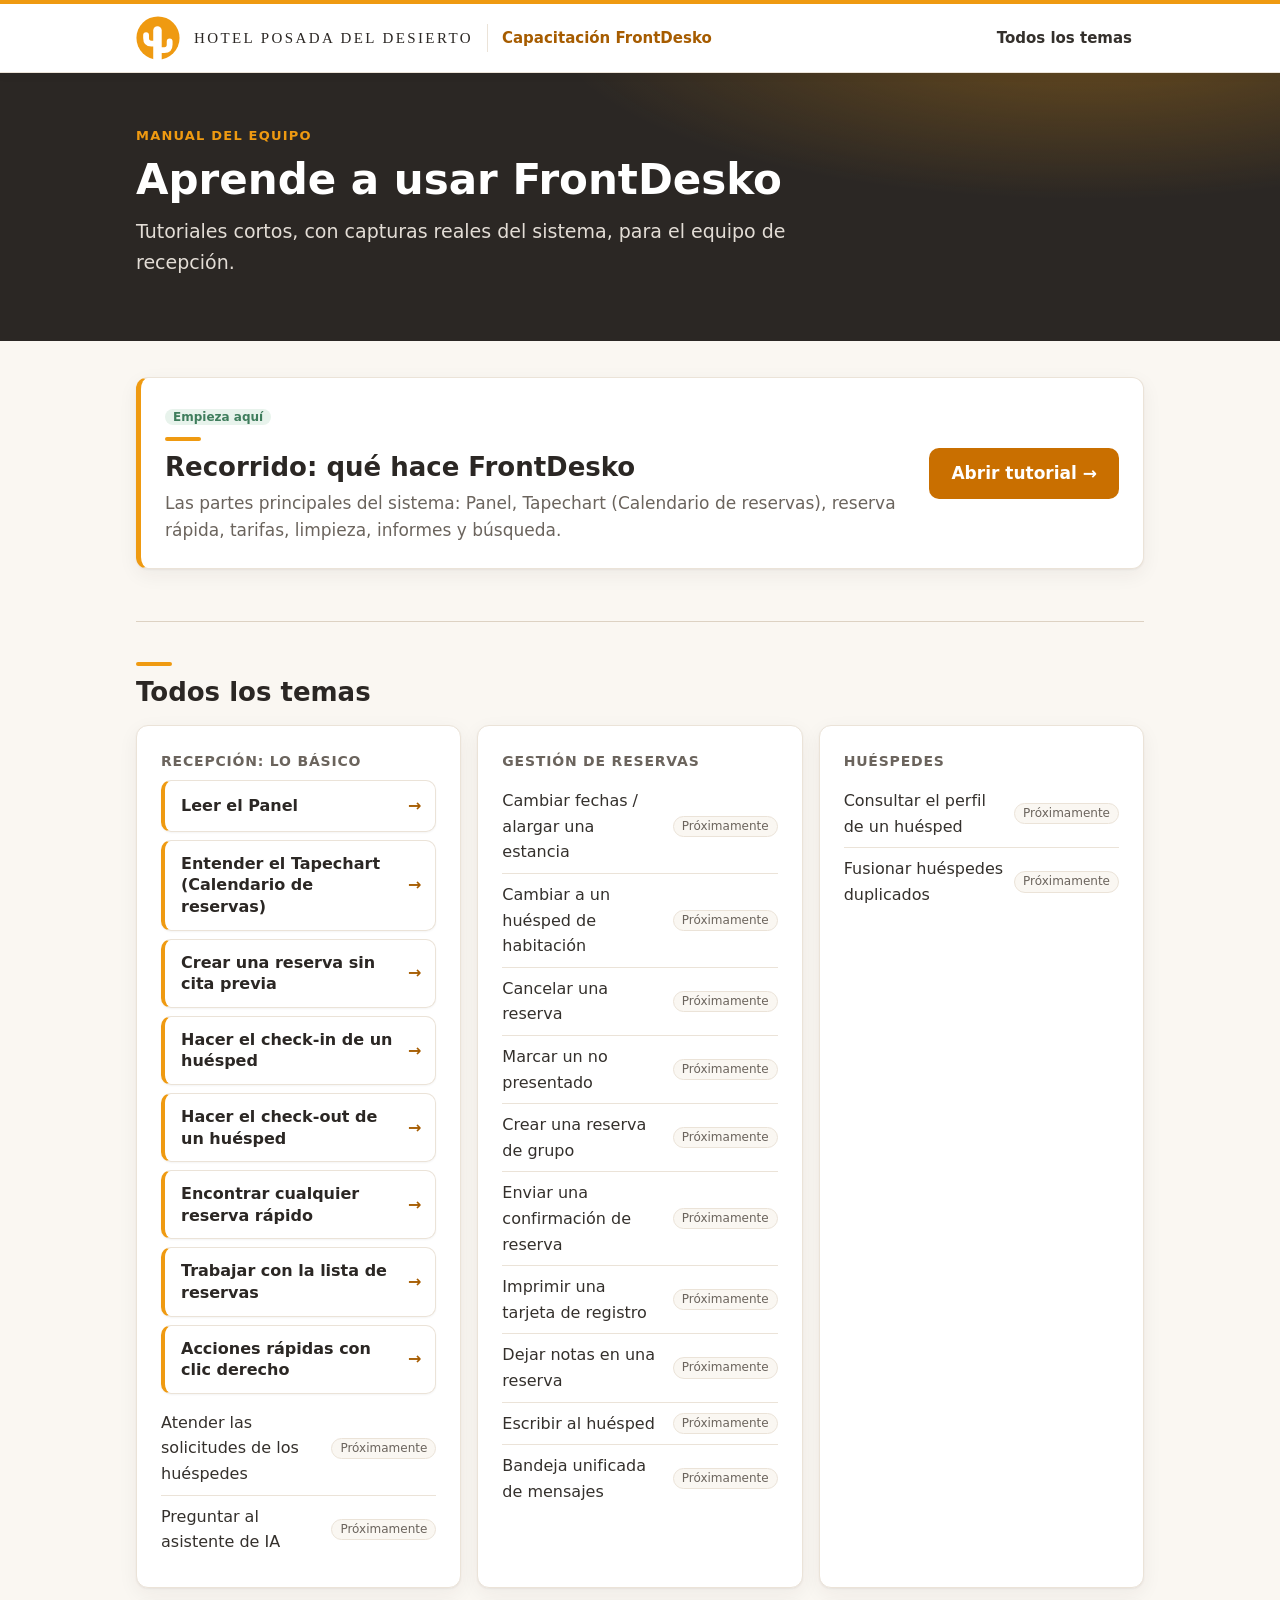
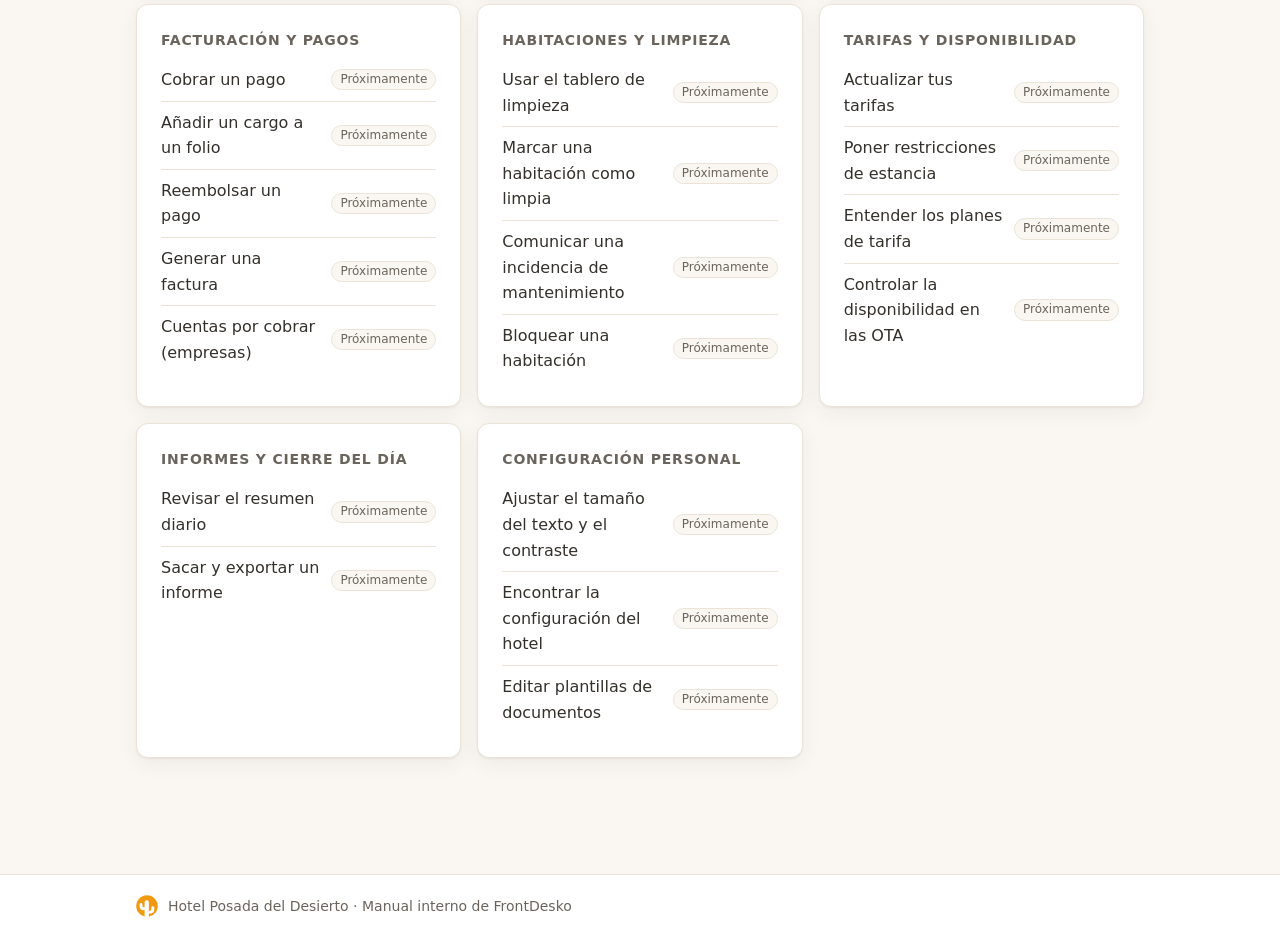
<file: index.html>
<!doctype html>
<html lang="es">
<head>
<meta charset="utf-8">
<meta name="viewport" content="width=device-width, initial-scale=1">
<title>Capacitación FrontDesko</title>
<link rel="icon" href="img/logo.svg">
<link rel="stylesheet" href="css/estilos.css">
</head>
<body>

<header class="marca-hotel">
  <div class="contenedor">
    <a class="identidad" href="index.html">
      <img src="img/logo.svg" alt="Logotipo Hotel Posada del Desierto">
      <span class="textos">
        <span class="nombre-hotel">Hotel Posada del Desierto</span>
        <span class="separador"></span>
        <span class="sitio">Capacitación FrontDesko</span>
      </span>
    </a>
    <nav><a href="index.html">Todos los temas</a></nav>
  </div>
</header>

<div class="cabecera">
  <div class="contenedor">
    <span class="etiqueta">Manual del equipo</span>
    <h1>Aprende a usar FrontDesko</h1>
    <p class="lead">Tutoriales cortos, con capturas reales del sistema, para el equipo de recepción.</p>
  </div>
</div>

<main class="contenedor">

  <section class="tarjeta destacado">
    <div class="texto">
      <span class="listo">Empieza aquí</span>
      <h2 style="margin:8px 0 6px">Recorrido: qué hace FrontDesko</h2>
      <p style="margin:0;color:var(--texto-suave)">Las partes principales del sistema: Panel, Tapechart (Calendario de reservas), reserva rápida, tarifas, limpieza, informes y búsqueda.</p>
    </div>
    <a class="boton" href="01-recorrido.html">Abrir tutorial →</a>
  </section>

  <section>
    <h2>Todos los temas</h2>
    <div class="temas">
      <div class="tarjeta grupo">
        <h3>Recepción: lo básico</h3>
        <ul>
          <li><a href="02-leer-el-panel.html">Leer el Panel</a><span class="listo">Disponible</span></li>
          <li><a href="03-entender-el-tapechart.html">Entender el Tapechart (Calendario de reservas)</a><span class="listo">Disponible</span></li>
          <li><a href="04-reserva-sin-cita.html">Crear una reserva sin cita previa</a><span class="listo">Disponible</span></li>
          <li><a href="05-check-in.html">Hacer el check-in de un huésped</a><span class="listo">Disponible</span></li>
          <li><a href="06-check-out.html">Hacer el check-out de un huésped</a><span class="listo">Disponible</span></li>
          <li><a href="07-buscar-reserva.html">Encontrar cualquier reserva rápido</a><span class="listo">Disponible</span></li>
          <li><a href="08-lista-reservas.html">Trabajar con la lista de reservas</a><span class="listo">Disponible</span></li>
          <li><a href="09-clic-derecho.html">Acciones rápidas con clic derecho</a><span class="listo">Disponible</span></li>
          <li>Atender las solicitudes de los huéspedes<span class="pronto">Próximamente</span></li>
          <li>Preguntar al asistente de IA<span class="pronto">Próximamente</span></li>
        </ul>
      </div>
      <div class="tarjeta grupo">
        <h3>Gestión de reservas</h3>
        <ul>
          <li>Cambiar fechas / alargar una estancia<span class="pronto">Próximamente</span></li>
          <li>Cambiar a un huésped de habitación<span class="pronto">Próximamente</span></li>
          <li>Cancelar una reserva<span class="pronto">Próximamente</span></li>
          <li>Marcar un no presentado<span class="pronto">Próximamente</span></li>
          <li>Crear una reserva de grupo<span class="pronto">Próximamente</span></li>
          <li>Enviar una confirmación de reserva<span class="pronto">Próximamente</span></li>
          <li>Imprimir una tarjeta de registro<span class="pronto">Próximamente</span></li>
          <li>Dejar notas en una reserva<span class="pronto">Próximamente</span></li>
          <li>Escribir al huésped<span class="pronto">Próximamente</span></li>
          <li>Bandeja unificada de mensajes<span class="pronto">Próximamente</span></li>
        </ul>
      </div>
      <div class="tarjeta grupo">
        <h3>Huéspedes</h3>
        <ul>
          <li>Consultar el perfil de un huésped<span class="pronto">Próximamente</span></li>
          <li>Fusionar huéspedes duplicados<span class="pronto">Próximamente</span></li>
        </ul>
      </div>
      <div class="tarjeta grupo">
        <h3>Facturación y pagos</h3>
        <ul>
          <li>Cobrar un pago<span class="pronto">Próximamente</span></li>
          <li>Añadir un cargo a un folio<span class="pronto">Próximamente</span></li>
          <li>Reembolsar un pago<span class="pronto">Próximamente</span></li>
          <li>Generar una factura<span class="pronto">Próximamente</span></li>
          <li>Cuentas por cobrar (empresas)<span class="pronto">Próximamente</span></li>
        </ul>
      </div>
      <div class="tarjeta grupo">
        <h3>Habitaciones y limpieza</h3>
        <ul>
          <li>Usar el tablero de limpieza<span class="pronto">Próximamente</span></li>
          <li>Marcar una habitación como limpia<span class="pronto">Próximamente</span></li>
          <li>Comunicar una incidencia de mantenimiento<span class="pronto">Próximamente</span></li>
          <li>Bloquear una habitación<span class="pronto">Próximamente</span></li>
        </ul>
      </div>
      <div class="tarjeta grupo">
        <h3>Tarifas y disponibilidad</h3>
        <ul>
          <li>Actualizar tus tarifas<span class="pronto">Próximamente</span></li>
          <li>Poner restricciones de estancia<span class="pronto">Próximamente</span></li>
          <li>Entender los planes de tarifa<span class="pronto">Próximamente</span></li>
          <li>Controlar la disponibilidad en las OTA<span class="pronto">Próximamente</span></li>
        </ul>
      </div>
      <div class="tarjeta grupo">
        <h3>Informes y cierre del día</h3>
        <ul>
          <li>Revisar el resumen diario<span class="pronto">Próximamente</span></li>
          <li>Sacar y exportar un informe<span class="pronto">Próximamente</span></li>
        </ul>
      </div>
      <div class="tarjeta grupo">
        <h3>Configuración personal</h3>
        <ul>
          <li>Ajustar el tamaño del texto y el contraste<span class="pronto">Próximamente</span></li>
          <li>Encontrar la configuración del hotel<span class="pronto">Próximamente</span></li>
          <li>Editar plantillas de documentos<span class="pronto">Próximamente</span></li>
        </ul>
      </div>
    </div>
  </section>

</main>

<footer>
  <div class="contenedor"><img src="img/logo.svg" alt="">Hotel Posada del Desierto · Manual interno de FrontDesko</div>
</footer>

</body>
</html>
</file>
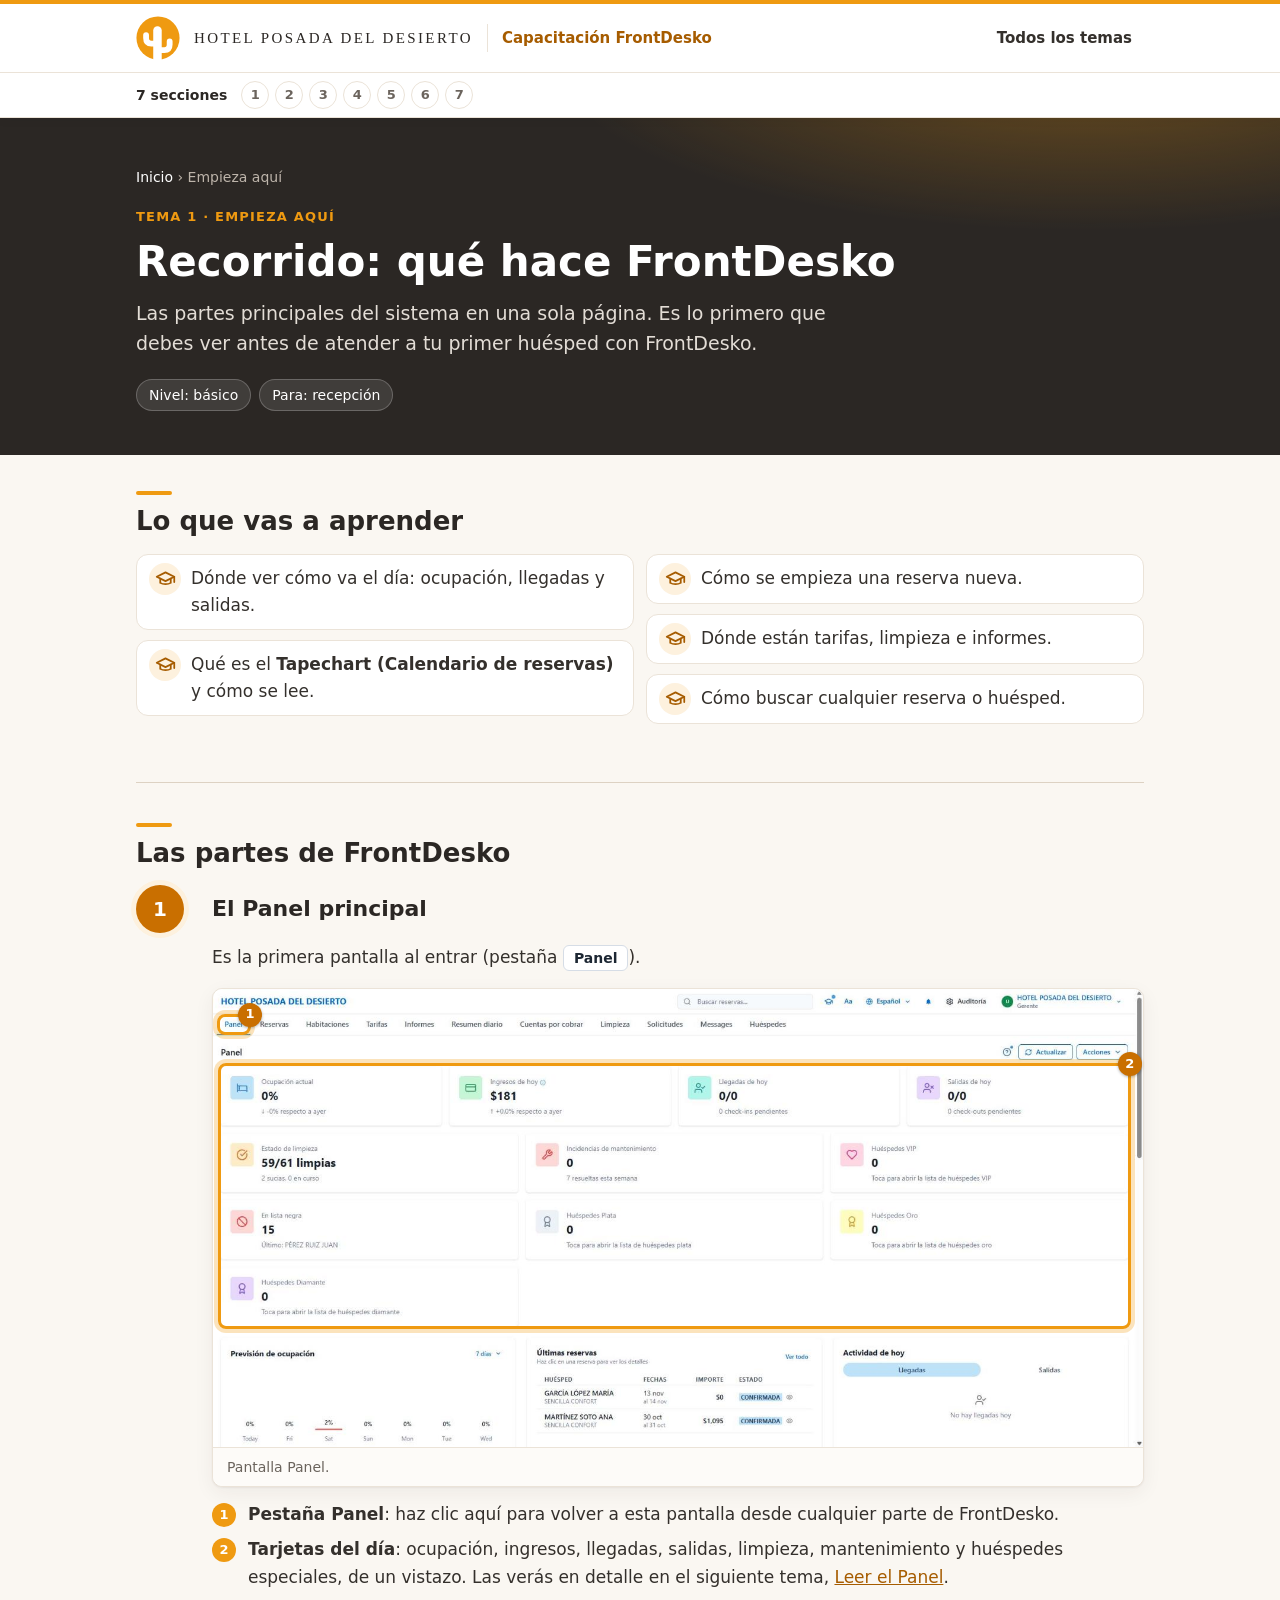
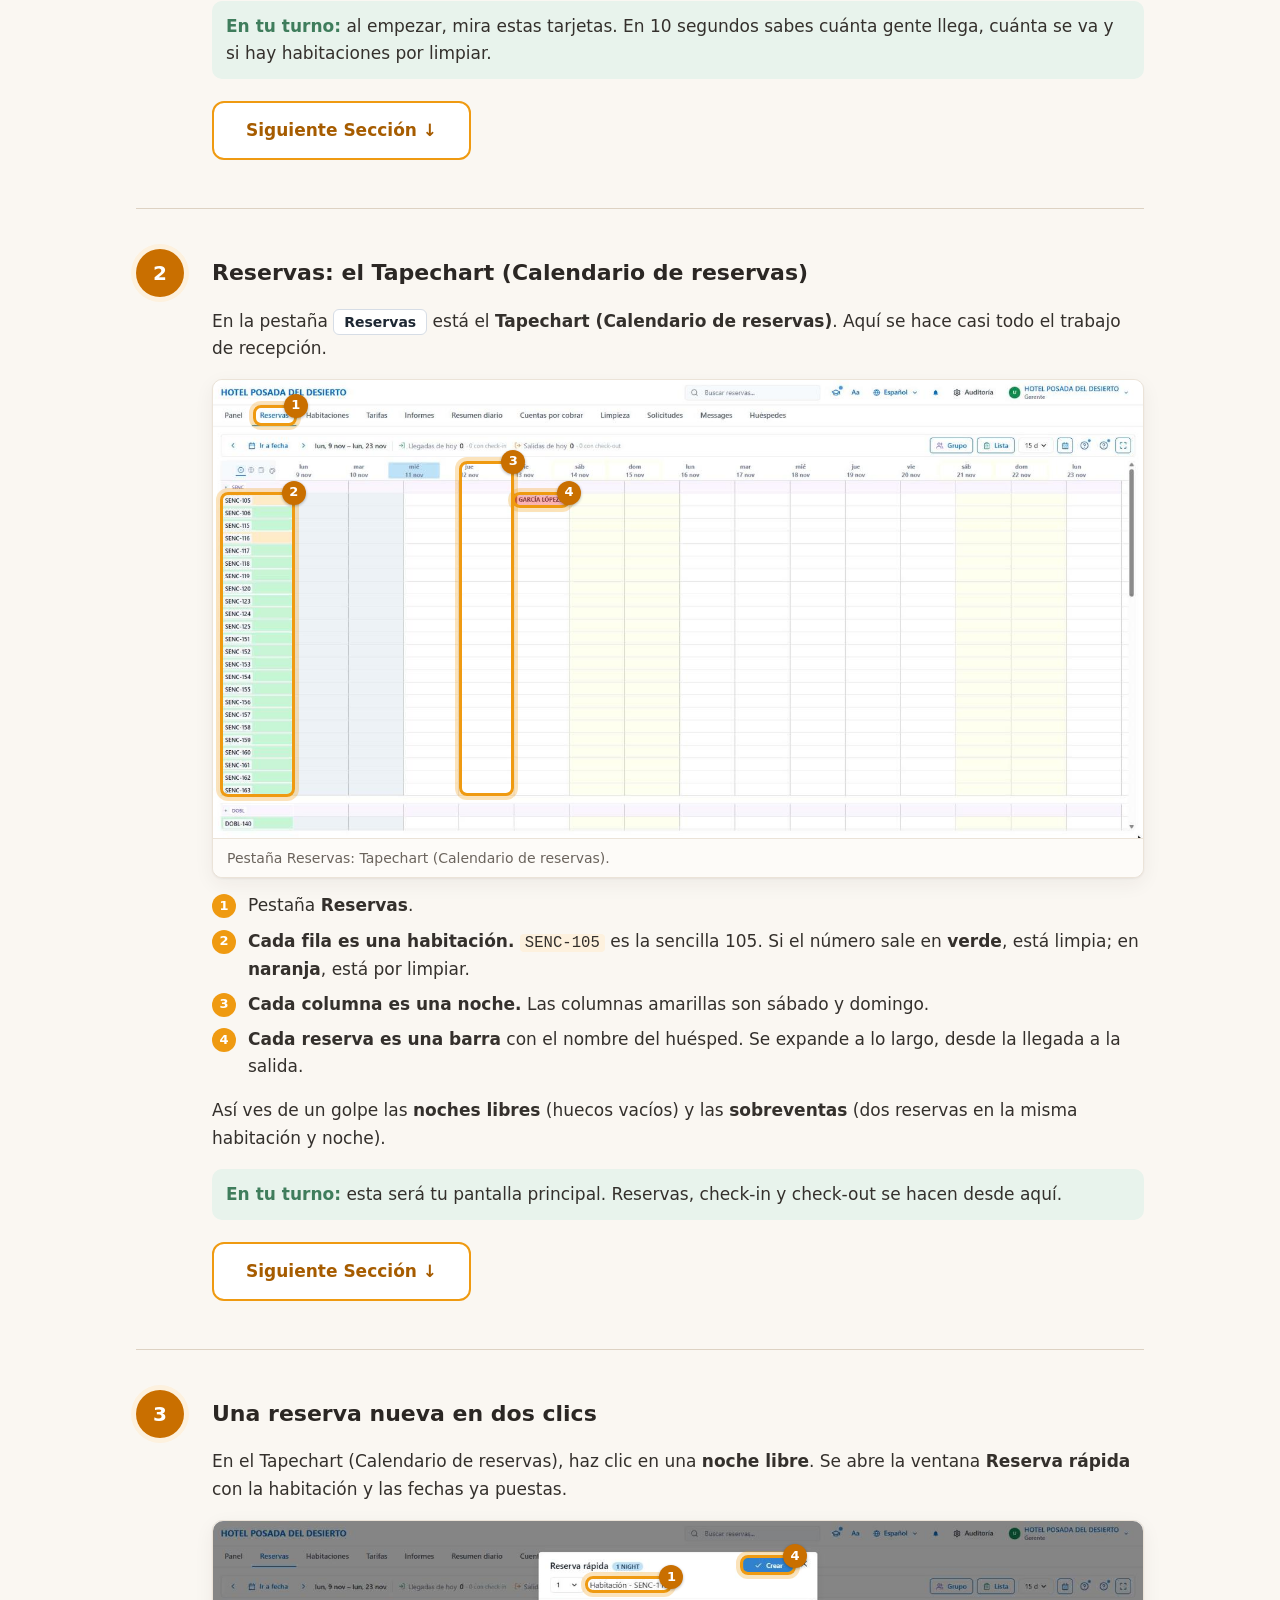
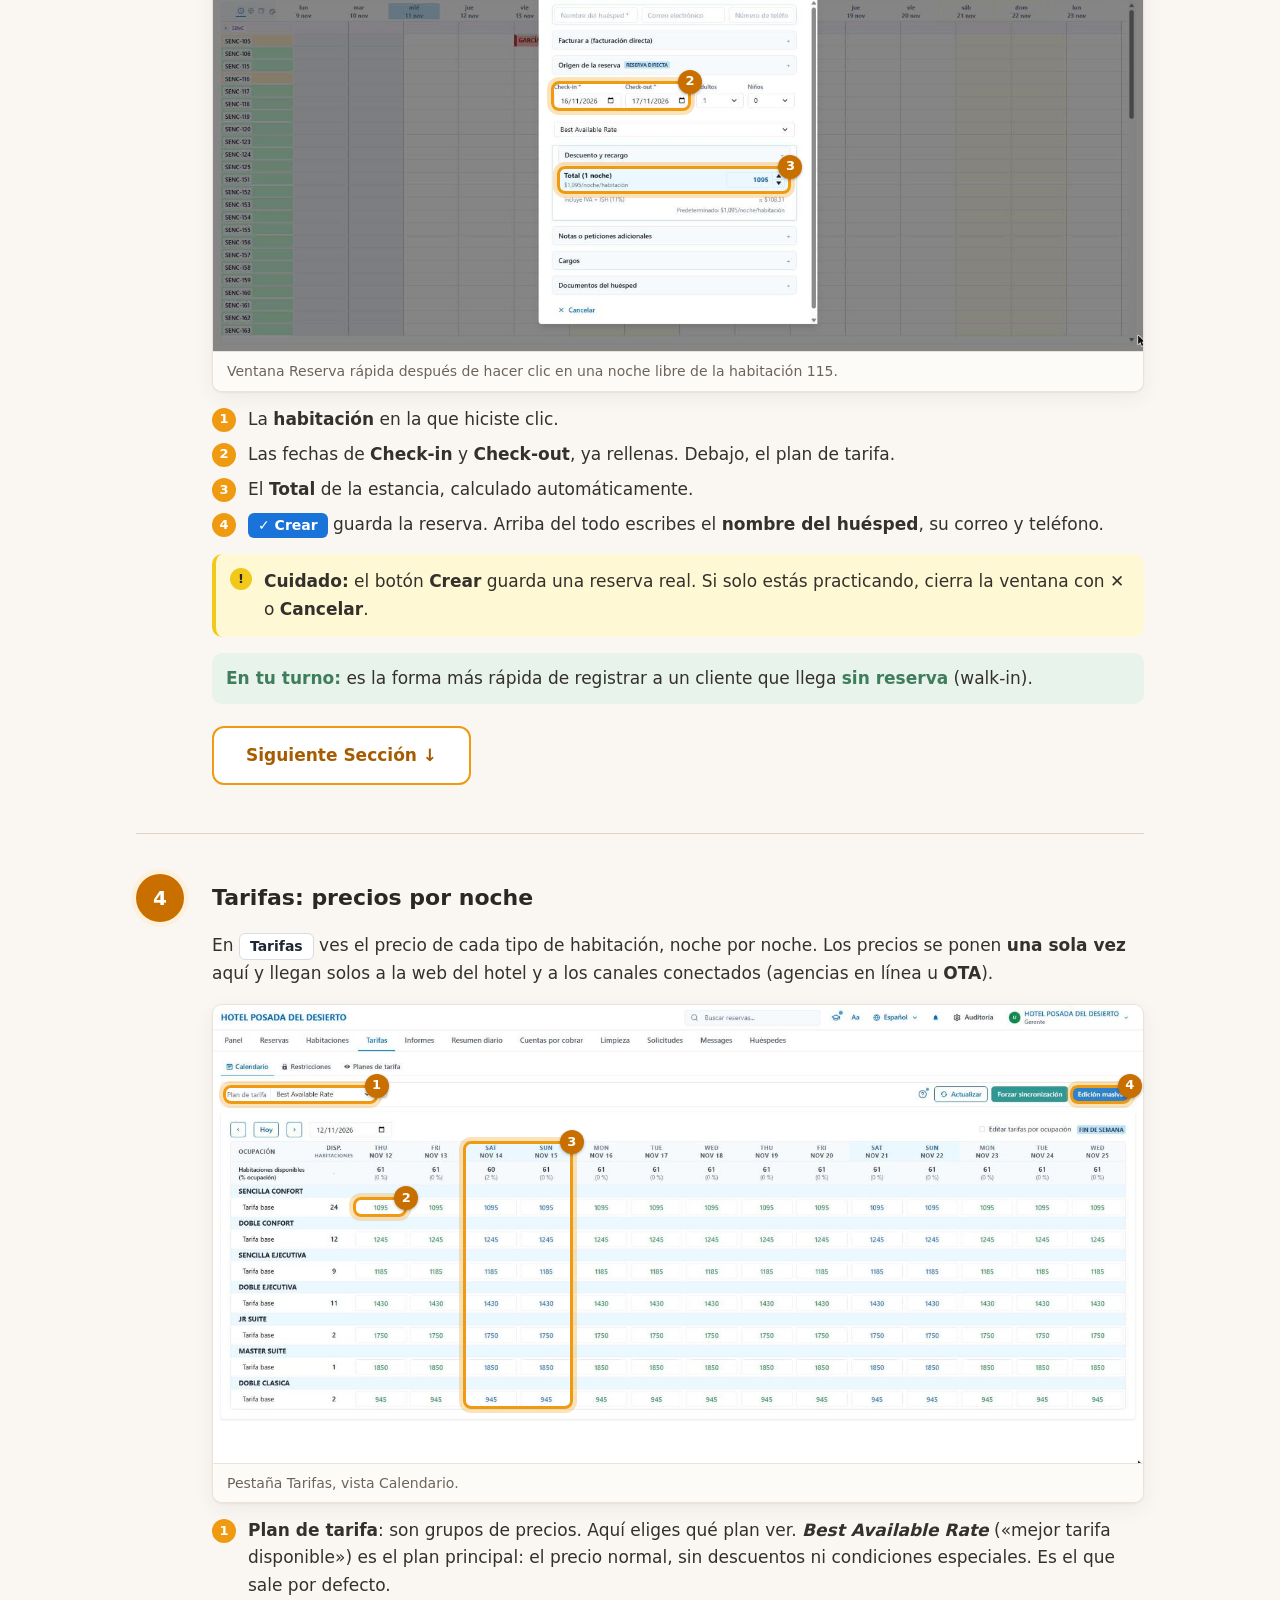
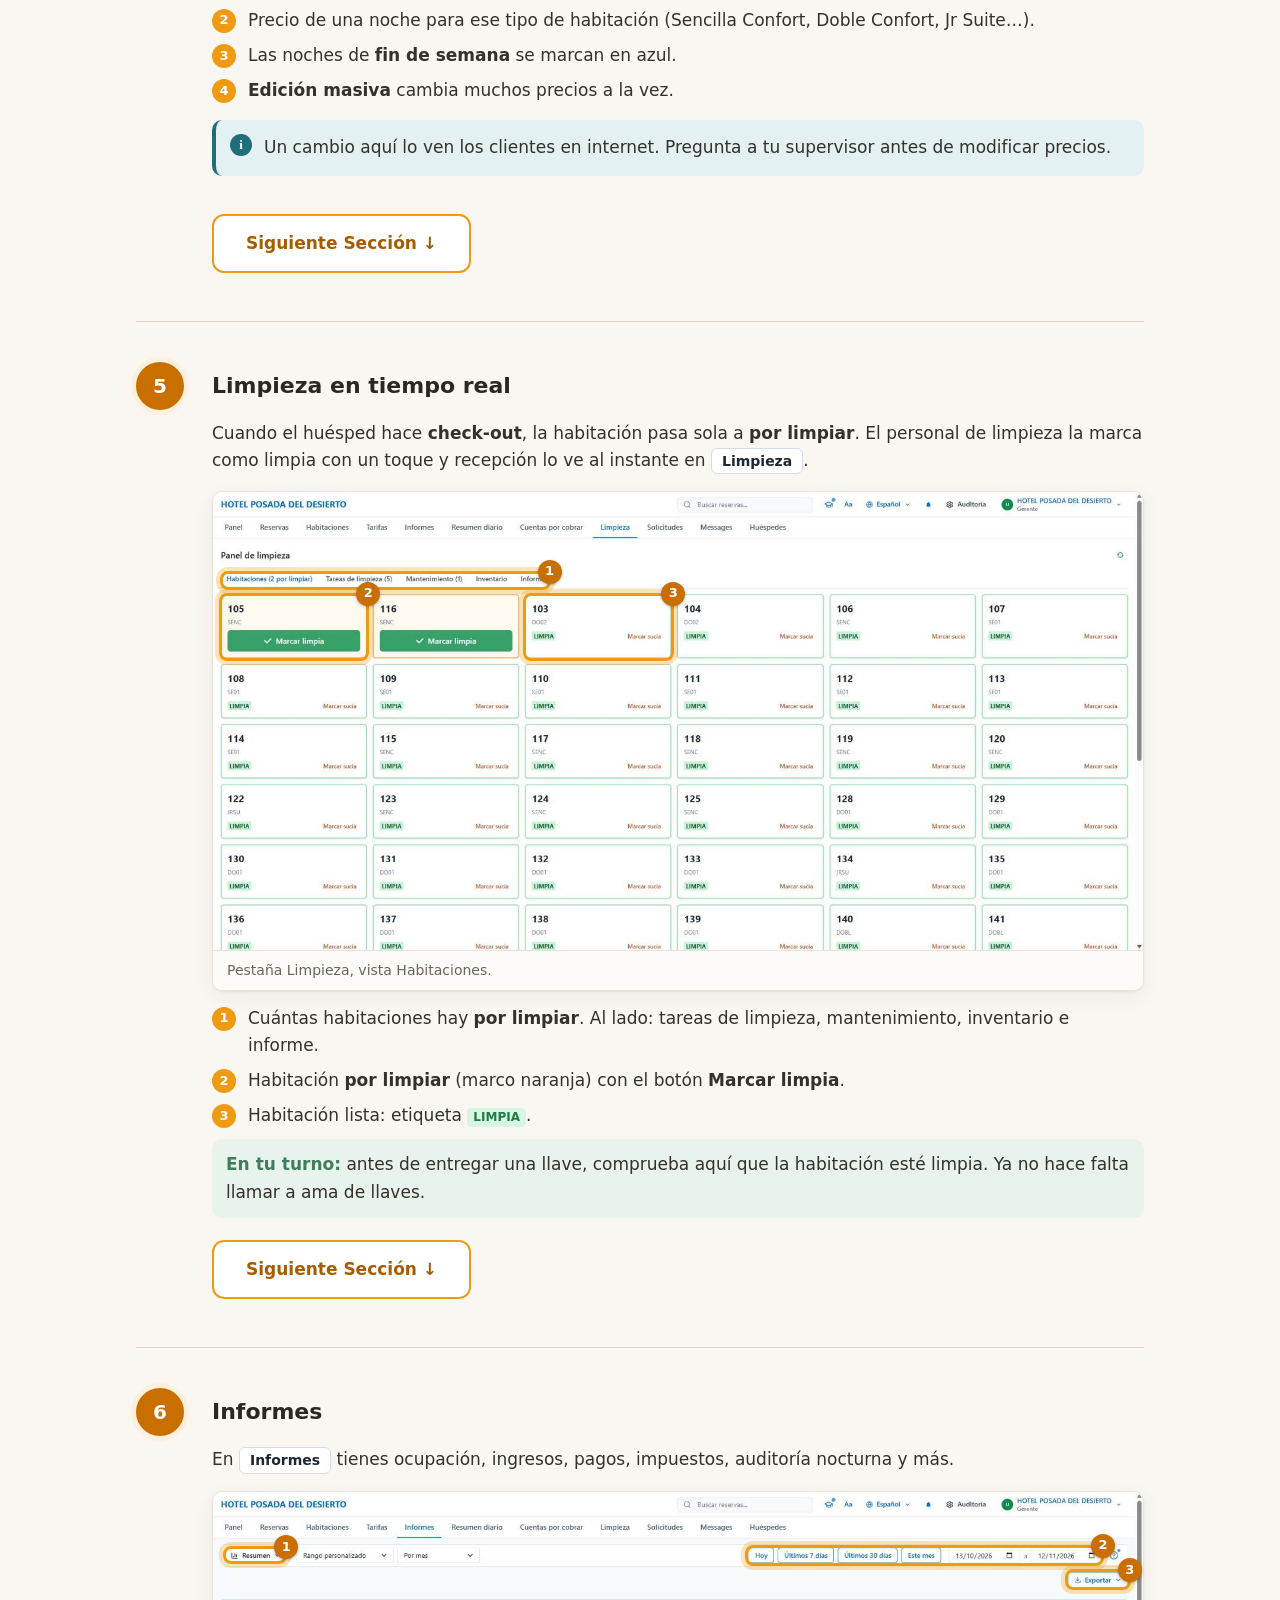
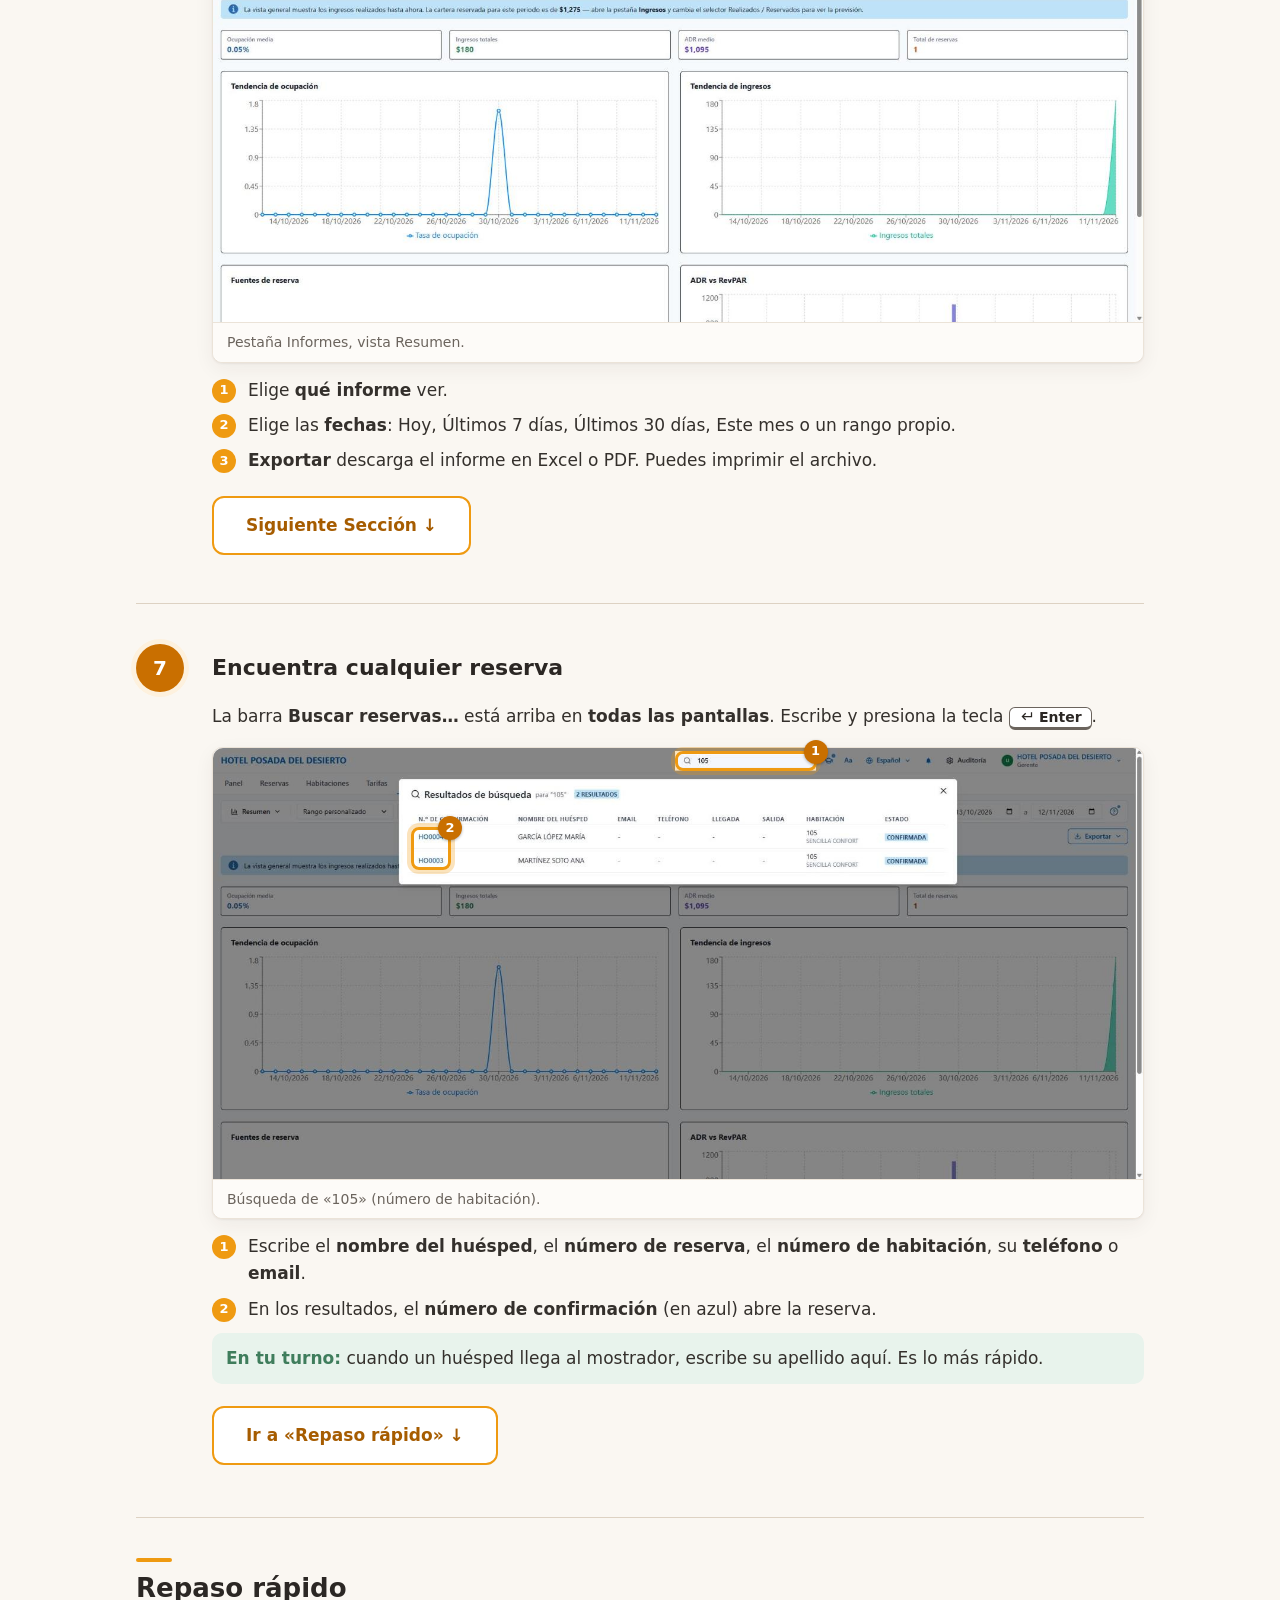
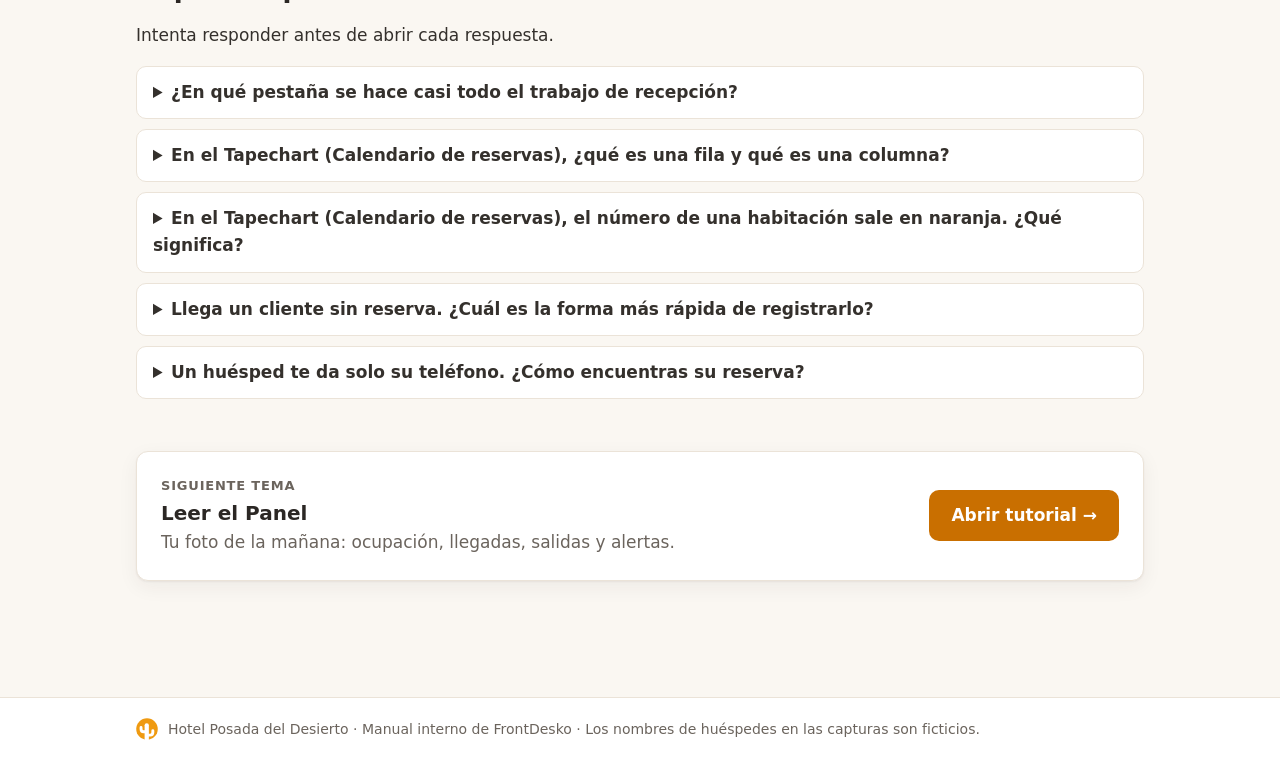
<file: 01-recorrido.html>
<!doctype html>
<html lang="es">
<head>
<meta charset="utf-8">
<meta name="viewport" content="width=device-width, initial-scale=1">
<title>Recorrido por FrontDesko · Capacitación</title>
<link rel="icon" href="img/logo.svg">
<link rel="stylesheet" href="css/estilos.css">
<script src="js/anotaciones.js" defer></script>
<script src="js/visor.js" defer></script>
<script src="js/secciones.js" defer></script>
</head>
<body>

<header class="marca-hotel">
  <div class="contenedor">
    <a class="identidad" href="index.html">
      <img src="img/logo.svg" alt="Logotipo Hotel Posada del Desierto">
      <span class="textos">
        <span class="nombre-hotel">Hotel Posada del Desierto</span>
        <span class="separador"></span>
        <span class="sitio">Capacitación FrontDesko</span>
      </span>
    </a>
    <nav><a href="index.html">Todos los temas</a></nav>
  </div>
</header>

<div class="cabecera">
  <div class="contenedor">
    <div class="migas"><a href="index.html">Inicio</a> › Empieza aquí</div>
    <span class="etiqueta">Tema 1 · Empieza aquí</span>
    <h1>Recorrido: qué hace FrontDesko</h1>
    <p class="lead">Las partes principales del sistema en una sola página. Es lo primero que debes ver antes de atender a tu primer huésped con FrontDesko.</p>
    <div class="fichas">
      <span class="ficha">Nivel: básico</span>
      <span class="ficha">Para: recepción</span>
    </div>
  </div>
</div>

<main class="contenedor">

  <section>
    <h2>Lo que vas a aprender</h2>
    <ul class="aprenderas">
      <li>Dónde ver cómo va el día: ocupación, llegadas y salidas.</li>
      <li>Qué es el <b>Tapechart (Calendario de reservas)</b> y cómo se lee.</li>
      <li>Cómo se empieza una reserva nueva.</li>
      <li>Dónde están tarifas, limpieza e informes.</li>
      <li>Cómo buscar cualquier reserva o huésped.</li>
    </ul>
  </section>

  <section>
    <h2>Las partes de FrontDesko</h2>

    <!-- 1. Panel -->
    <article class="seccion">
      <div class="num">1</div>
      <div class="cuerpo">
        <h3 class="titulo-seccion">El Panel principal</h3>
        <p>Es la primera pantalla al entrar (pestaña <span class="pestana-ui">Panel</span>).</p>
        <figure class="captura">
          <a href="img/recorrido/01-panel.jpg" target="_blank"><div class="lienzo">
            <img src="img/recorrido/01-panel.jpg" alt="Pantalla Panel de FrontDesko con tarjetas de ocupación, ingresos, llegadas, salidas y limpieza" loading="lazy">
            <span class="marca caja" style="left:0.4%;top:5.4%;width:3.7%;height:4.7%" data-n="1"></span>
            <span class="marca caja" style="left:0.5%;top:16.2%;width:98.2%;height:58%" data-n="2"></span>
          </div></a>
          <figcaption>Pantalla Panel.</figcaption>
        </figure>
        <ul class="leyenda">
          <li><span class="n">1</span><span><b>Pestaña Panel</b>: haz clic aquí para volver a esta pantalla desde cualquier parte de FrontDesko.</span></li>
          <li><span class="n">2</span><span><b>Tarjetas del día</b>: ocupación, ingresos, llegadas, salidas, limpieza, mantenimiento y huéspedes especiales, de un vistazo. Las verás en detalle en el siguiente tema, <a href="02-leer-el-panel.html">Leer el Panel</a>.</span></li>
        </ul>
        <p class="turno"><b>En tu turno:</b> al empezar, mira estas tarjetas. En 10 segundos sabes cuánta gente llega, cuánta se va y si hay habitaciones por limpiar.</p>
      </div>
    </article>

    <!-- 2. Tapechart -->
    <article class="seccion">
      <div class="num">2</div>
      <div class="cuerpo">
        <h3 class="titulo-seccion">Reservas: el Tapechart (Calendario de reservas)</h3>
        <p>En la pestaña <span class="pestana-ui">Reservas</span> está el <b>Tapechart (Calendario de reservas)</b>. Aquí se hace casi todo el trabajo de recepción.</p>
        <figure class="captura">
          <a href="img/recorrido/02-tapechart.jpg" target="_blank"><div class="lienzo">
            <img src="img/recorrido/02-tapechart.jpg" alt="Tapechart (Calendario de reservas) con habitaciones en filas, noches en columnas y una reserva como barra roja" loading="lazy">
            <span class="marca caja" style="left:4.3%;top:5.4%;width:4.7%;height:4.7%" data-n="1"></span>
            <span class="marca caja" style="left:0.8%;top:24.4%;width:8%;height:66.6%" data-n="2"></span>
            <span class="marca caja" style="left:26.4%;top:17.6%;width:6%;height:73.3%" data-n="3"></span>
            <span class="marca caja" style="left:32.1%;top:24.4%;width:6.3%;height:3.5%" data-n="4"></span>
          </div></a>
          <figcaption>Pestaña Reservas: Tapechart (Calendario de reservas).</figcaption>
        </figure>
        <ul class="leyenda">
          <li><span class="n">1</span><span>Pestaña <b>Reservas</b>.</span></li>
          <li><span class="n">2</span><span><b>Cada fila es una habitación.</b> <code>SENC-105</code> es la sencilla 105. Si el número sale en <b>verde</b>, está limpia; en <b>naranja</b>, está por limpiar.</span></li>
          <li><span class="n">3</span><span><b>Cada columna es una noche.</b> Las columnas amarillas son sábado y domingo.</span></li>
          <li><span class="n">4</span><span><b>Cada reserva es una barra</b> con el nombre del huésped. Se expande a lo largo, desde la llegada a la salida.</span></li>
        </ul>
        <p>Así ves de un golpe las <b>noches libres</b> (huecos vacíos) y las <b>sobreventas</b> (dos reservas en la misma habitación y noche).</p>
        <p class="turno"><b>En tu turno:</b> esta será tu pantalla principal. Reservas, check-in y check-out se hacen desde aquí.</p>
      </div>
    </article>

    <!-- 3. Reserva rápida -->
    <article class="seccion">
      <div class="num">3</div>
      <div class="cuerpo">
        <h3 class="titulo-seccion">Una reserva nueva en dos clics</h3>
        <p>En el Tapechart (Calendario de reservas), haz clic en una <b>noche libre</b>. Se abre la ventana <b>Reserva rápida</b> con la habitación y las fechas ya puestas.</p>
        <figure class="captura">
          <a href="img/recorrido/03-reserva-rapida.jpg" target="_blank"><div class="lienzo">
            <img src="img/recorrido/03-reserva-rapida.jpg" alt="Ventana Reserva rápida abierta sobre el Tapechart (Calendario de reservas) para la habitación SENC-115" loading="lazy">
            <span class="marca caja" style="left:40%;top:12.9%;width:9.4%;height:3.9%" data-n="1"></span>
            <span class="marca caja" style="left:36.3%;top:37.2%;width:15.1%;height:6.9%" data-n="2"></span>
            <span class="marca caja" style="left:37%;top:56.9%;width:25.2%;height:6.6%" data-n="3"></span>
            <span class="marca caja" style="left:56.7%;top:8%;width:6%;height:4.7%" data-n="4"></span>
          </div></a>
          <figcaption>Ventana Reserva rápida después de hacer clic en una noche libre de la habitación 115.</figcaption>
        </figure>
        <ul class="leyenda">
          <li><span class="n">1</span><span>La <b>habitación</b> en la que hiciste clic.</span></li>
          <li><span class="n">2</span><span>Las fechas de <b>Check-in</b> y <b>Check-out</b>, ya rellenas. Debajo, el plan de tarifa.</span></li>
          <li><span class="n">3</span><span>El <b>Total</b> de la estancia, calculado automáticamente.</span></li>
          <li><span class="n">4</span><span><span class="boton-ui">✓ Crear</span> guarda la reserva. Arriba del todo escribes el <b>nombre del huésped</b>, su correo y teléfono.</span></li>
        </ul>
        <div class="nota ojo"><p><b>Cuidado:</b> el botón <b>Crear</b> guarda una reserva real. Si solo estás practicando, cierra la ventana con <b>✕</b> o <b>Cancelar</b>.</p></div>
        <p class="turno"><b>En tu turno:</b> es la forma más rápida de registrar a un cliente que llega <b>sin reserva</b> (walk-in).</p>
      </div>
    </article>

    <!-- 4. Tarifas -->
    <article class="seccion">
      <div class="num">4</div>
      <div class="cuerpo">
        <h3 class="titulo-seccion">Tarifas: precios por noche</h3>
        <p>En <span class="pestana-ui">Tarifas</span> ves el precio de cada tipo de habitación, noche por noche. Los precios se ponen <b>una sola vez</b> aquí y llegan solos a la web del hotel y a los canales conectados (agencias en línea u <b>OTA</b>).</p>
        <figure class="captura">
          <a href="img/recorrido/04-tarifas.jpg" target="_blank"><div class="lienzo">
            <img src="img/recorrido/04-tarifas.jpg" alt="Calendario de tarifas con tipos de habitación en filas y precios por noche" loading="lazy">
            <span class="marca caja" style="left:1.1%;top:17.4%;width:16.6%;height:4.3%" data-n="1"></span>
            <span class="marca caja" style="left:15.1%;top:42%;width:5.8%;height:4.4%" data-n="2"></span>
            <span class="marca caja" style="left:26.9%;top:29.8%;width:11.8%;height:58.5%" data-n="3"></span>
            <span class="marca caja" style="left:92.1%;top:17.4%;width:6.6%;height:4.3%" data-n="4"></span>
          </div></a>
          <figcaption>Pestaña Tarifas, vista Calendario.</figcaption>
        </figure>
        <ul class="leyenda">
          <li><span class="n">1</span><span><b>Plan de tarifa</b>: son grupos de precios. Aquí eliges qué plan ver. <b><i>Best Available Rate</i></b> («mejor tarifa disponible») es el plan principal: el precio normal, sin descuentos ni condiciones especiales. Es el que sale por defecto.</span></li>
          <li><span class="n">2</span><span>Precio de una noche para ese tipo de habitación (Sencilla Confort, Doble Confort, Jr Suite…).</span></li>
          <li><span class="n">3</span><span>Las noches de <b>fin de semana</b> se marcan en azul.</span></li>
          <li><span class="n">4</span><span><b>Edición masiva</b> cambia muchos precios a la vez.</span></li>
        </ul>
        <div class="nota"><p>Un cambio aquí lo ven los clientes en internet. Pregunta a tu supervisor antes de modificar precios.</p></div>
      </div>
    </article>

    <!-- 5. Limpieza -->
    <article class="seccion">
      <div class="num">5</div>
      <div class="cuerpo">
        <h3 class="titulo-seccion">Limpieza en tiempo real</h3>
        <p>Cuando el huésped hace <b>check-out</b>, la habitación pasa sola a <b>por limpiar</b>. El personal de limpieza la marca como limpia con un toque y recepción lo ve al instante en <span class="pestana-ui">Limpieza</span>.</p>
        <figure class="captura">
          <a href="img/recorrido/05-limpieza.jpg" target="_blank"><div class="lienzo">
            <img src="img/recorrido/05-limpieza.jpg" alt="Panel de limpieza con habitaciones por limpiar en naranja y limpias en verde" loading="lazy">
            <span class="marca caja" style="left:0.8%;top:17.1%;width:35.5%;height:4.1%" data-n="1"></span>
            <span class="marca caja" style="left:0.6%;top:21.9%;width:16.2%;height:14.9%" data-n="2"></span>
            <span class="marca caja" style="left:33.3%;top:21.9%;width:16.3%;height:14.9%" data-n="3"></span>
          </div></a>
          <figcaption>Pestaña Limpieza, vista Habitaciones.</figcaption>
        </figure>
        <ul class="leyenda">
          <li><span class="n">1</span><span>Cuántas habitaciones hay <b>por limpiar</b>. Al lado: tareas de limpieza, mantenimiento, inventario e informe.</span></li>
          <li><span class="n">2</span><span>Habitación <b>por limpiar</b> (marco naranja) con el botón <b>Marcar limpia</b>.</span></li>
          <li><span class="n">3</span><span>Habitación lista: etiqueta <span class="etiqueta-ui limpia">LIMPIA</span>.</span></li>
        </ul>
        <p class="turno"><b>En tu turno:</b> antes de entregar una llave, comprueba aquí que la habitación esté limpia. Ya no hace falta llamar a ama de llaves.</p>
      </div>
    </article>

    <!-- 6. Informes -->
    <article class="seccion">
      <div class="num">6</div>
      <div class="cuerpo">
        <h3 class="titulo-seccion">Informes</h3>
        <p>En <span class="pestana-ui">Informes</span> tienes ocupación, ingresos, pagos, impuestos, auditoría nocturna y más.</p>
        <figure class="captura">
          <a href="img/recorrido/06-informes.jpg" target="_blank"><div class="lienzo">
            <img src="img/recorrido/06-informes.jpg" alt="Pantalla Informes con resumen de ocupación e ingresos y gráficas" loading="lazy">
            <span class="marca caja" style="left:1.1%;top:12.7%;width:6.9%;height:4.1%" data-n="1"></span>
            <span class="marca caja" style="left:57.2%;top:12.3%;width:38.6%;height:5%" data-n="2"></span>
            <span class="marca caja" style="left:91.6%;top:18%;width:7.1%;height:4.8%" data-n="3"></span>
          </div></a>
          <figcaption>Pestaña Informes, vista Resumen.</figcaption>
        </figure>
        <ul class="leyenda">
          <li><span class="n">1</span><span>Elige <b>qué informe</b> ver.</span></li>
          <li><span class="n">2</span><span>Elige las <b>fechas</b>: Hoy, Últimos 7 días, Últimos 30 días, Este mes o un rango propio.</span></li>
          <li><span class="n">3</span><span><b>Exportar</b> descarga el informe en Excel o PDF. Puedes imprimir el archivo.</span></li>
        </ul>
      </div>
    </article>

    <!-- 7. Buscar -->
    <article class="seccion">
      <div class="num">7</div>
      <div class="cuerpo">
        <h3 class="titulo-seccion">Encuentra cualquier reserva</h3>
        <p>La barra <b>Buscar reservas…</b> está arriba en <b>todas las pantallas</b>. Escribe y presiona la tecla <kbd class="tecla">Enter</kbd>.</p>
        <figure class="captura">
          <a href="img/recorrido/07-buscar.jpg" target="_blank"><div class="lienzo">
            <img src="img/recorrido/07-buscar.jpg" alt="Ventana Resultados de búsqueda con dos reservas de la habitación 105" loading="lazy">
            <span class="marca caja" style="left:49.7%;top:0.6%;width:15.2%;height:4.7%" data-n="1"></span>
            <span class="marca caja" style="left:21.3%;top:18.3%;width:4.3%;height:9.9%" data-n="2"></span>
          </div></a>
          <figcaption>Búsqueda de «105» (número de habitación).</figcaption>
        </figure>
        <ul class="leyenda">
          <li><span class="n">1</span><span>Escribe el <b>nombre del huésped</b>, el <b>número de reserva</b>, el <b>número de habitación</b>, su <b>teléfono</b> o <b>email</b>.</span></li>
          <li><span class="n">2</span><span>En los resultados, el <b>número de confirmación</b> (en azul) abre la reserva.</span></li>
        </ul>
        <p class="turno"><b>En tu turno:</b> cuando un huésped llega al mostrador, escribe su apellido aquí. Es lo más rápido.</p>
      </div>
    </article>
  </section>

  <section>
    <h2>Repaso rápido</h2>
    <p>Intenta responder antes de abrir cada respuesta.</p>
    <details><summary>¿En qué pestaña se hace casi todo el trabajo de recepción?</summary>En <b>Reservas</b>, donde está el Tapechart (Calendario de reservas).</details>
    <details><summary>En el Tapechart (Calendario de reservas), ¿qué es una fila y qué es una columna?</summary>Cada <b>fila</b> es una habitación y cada <b>columna</b> es una noche.</details>
    <details><summary>En el Tapechart (Calendario de reservas), el número de una habitación sale en naranja. ¿Qué significa?</summary>Que está <b>por limpiar</b>. En verde significa limpia.</details>
    <details><summary>Llega un cliente sin reserva. ¿Cuál es la forma más rápida de registrarlo?</summary>En el Tapechart (Calendario de reservas), haz clic en una noche libre. Se abre <b>Reserva rápida</b> con la habitación y las fechas ya puestas.</details>
    <details><summary>Un huésped te da solo su teléfono. ¿Cómo encuentras su reserva?</summary>Escríbelo en la barra <b>Buscar reservas…</b> de arriba y presiona la tecla <kbd class="tecla">Enter</kbd>. Funciona desde cualquier pantalla. También puedes buscar por su nombre o su correo.</details>
  </section>

  <section class="tarjeta siguiente no-imprimir">
    <div>
      <div style="font-size:13px;color:var(--texto-suave);text-transform:uppercase;letter-spacing:.8px;font-weight:700">Siguiente tema</div>
      <div style="font-size:20px;font-weight:700;color:var(--carbon)">Leer el Panel</div>
      <div style="color:var(--texto-suave)">Tu foto de la mañana: ocupación, llegadas, salidas y alertas.</div>
    </div>
    <a class="boton" href="02-leer-el-panel.html">Abrir tutorial →</a>
  </section>

</main>

<footer>
  <div class="contenedor"><img src="img/logo.svg" alt="">Hotel Posada del Desierto · Manual interno de FrontDesko · Los nombres de huéspedes en las capturas son ficticios.</div>
</footer>

</body>
</html>
</file>
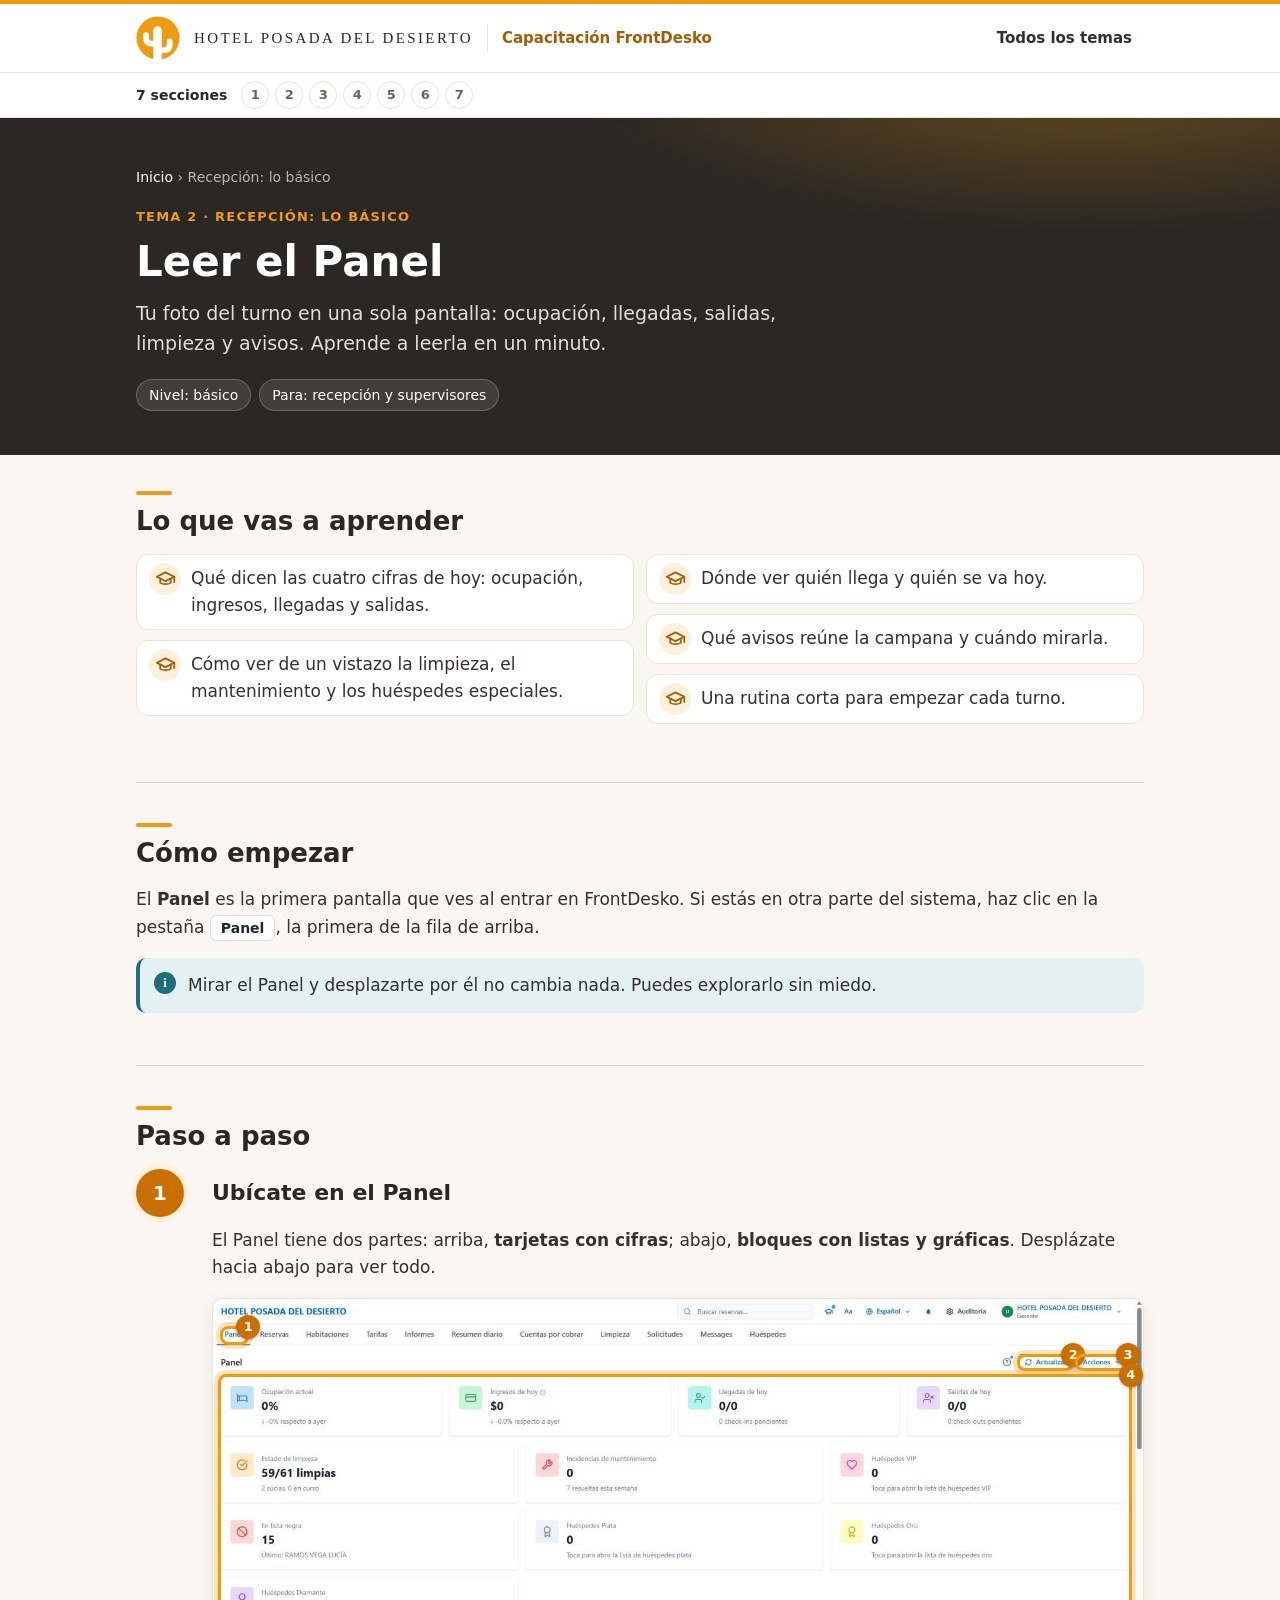
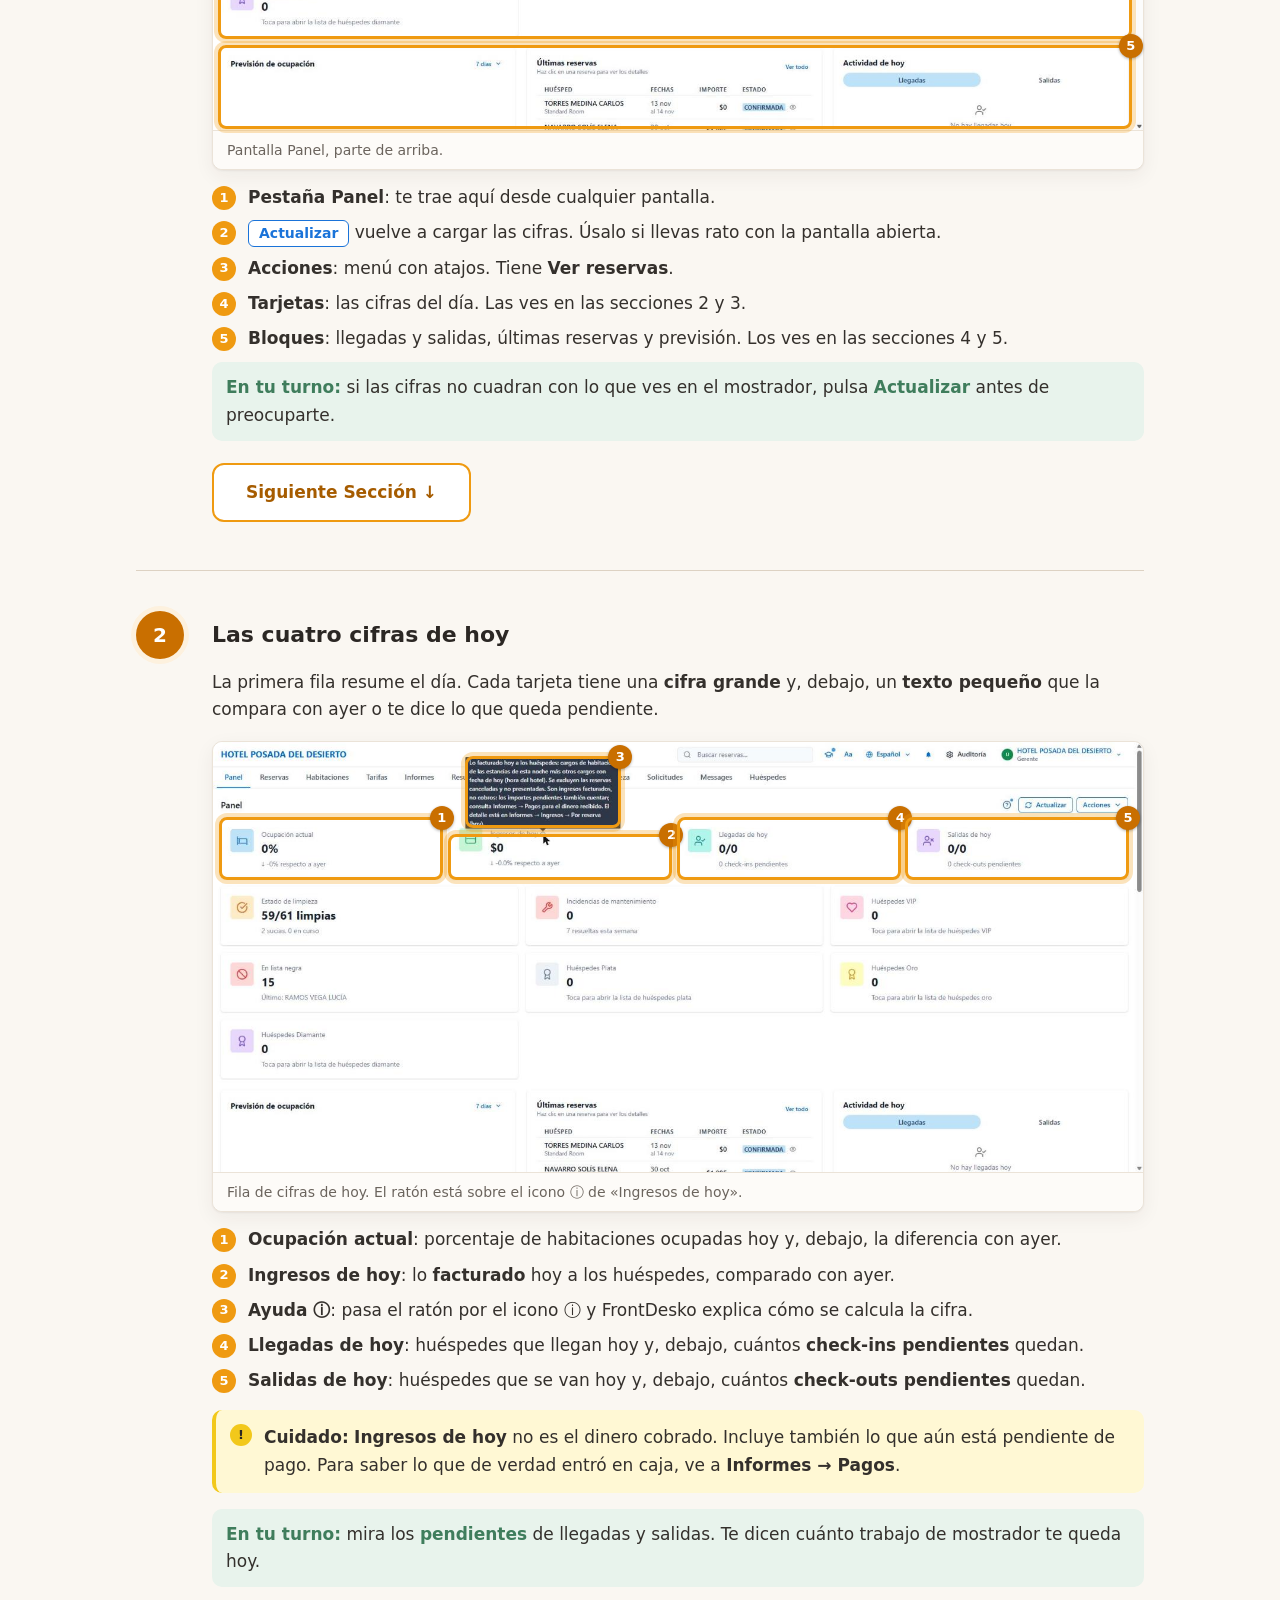
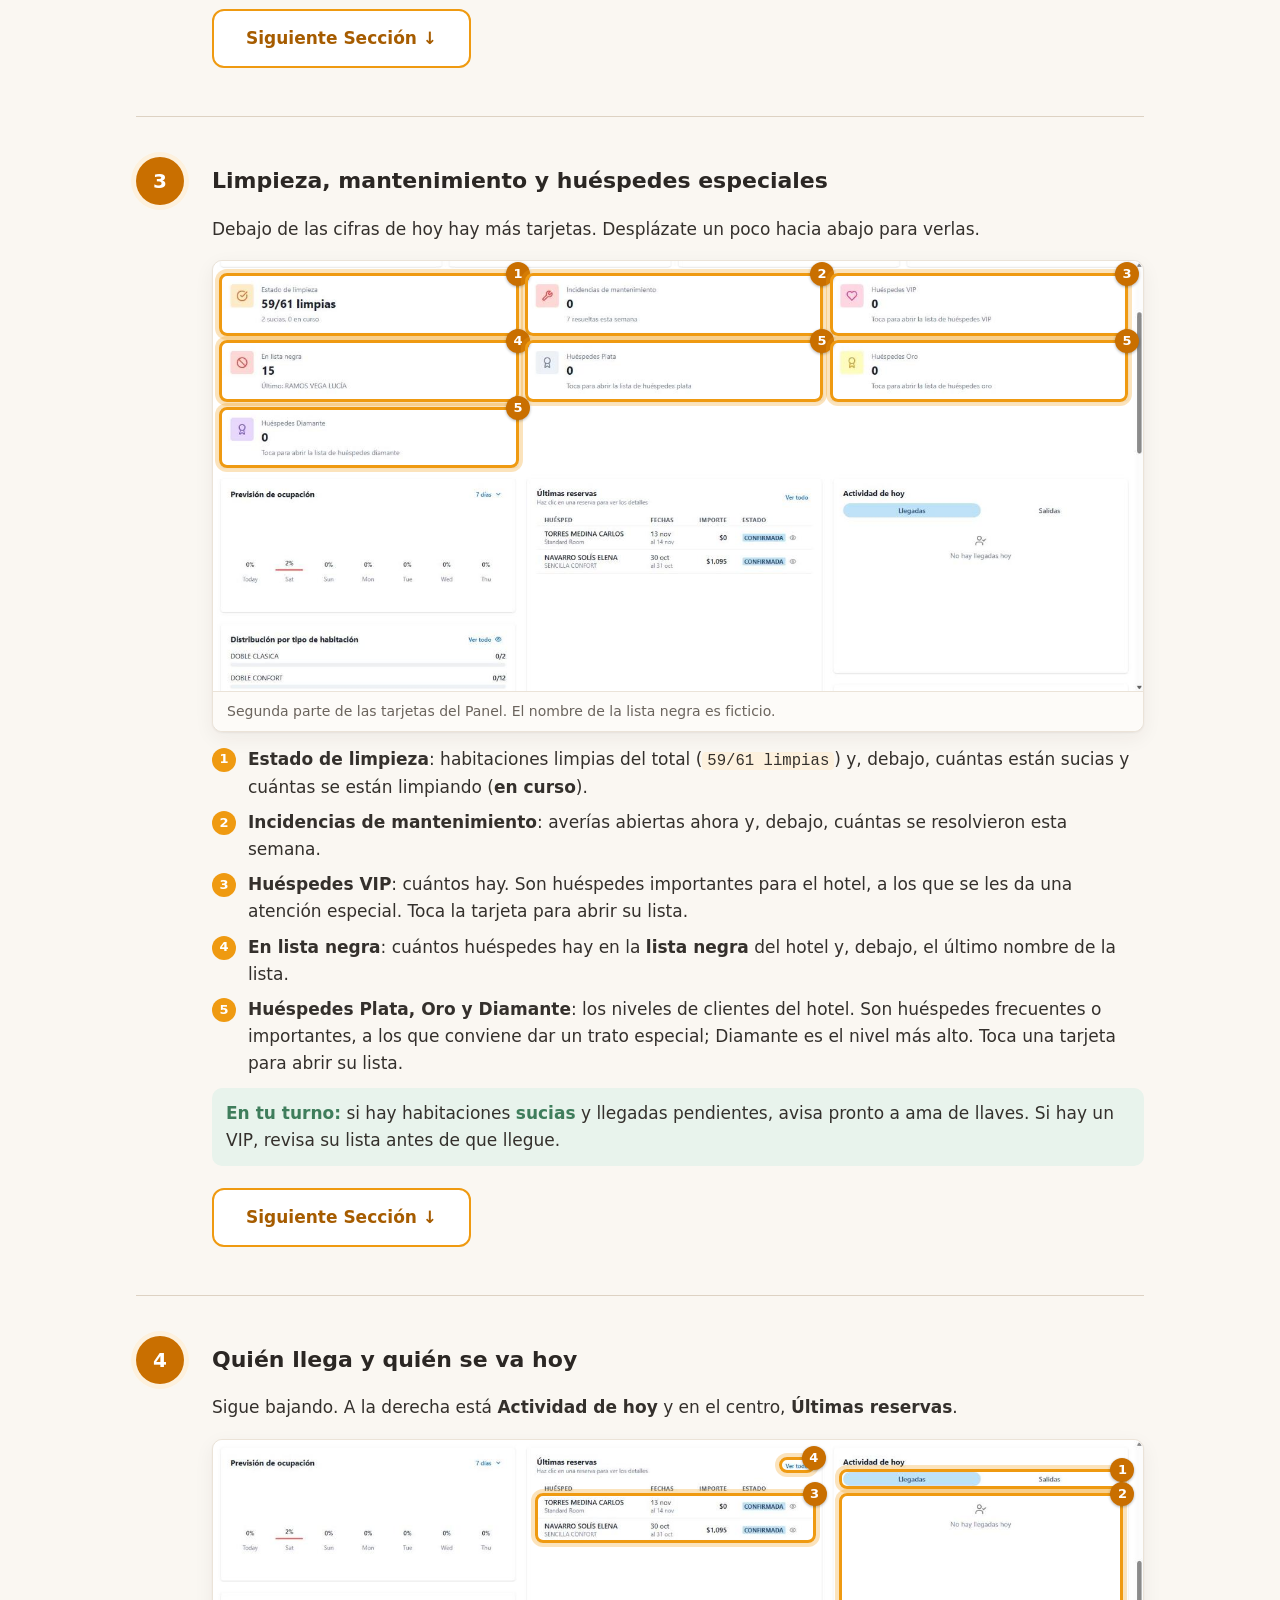
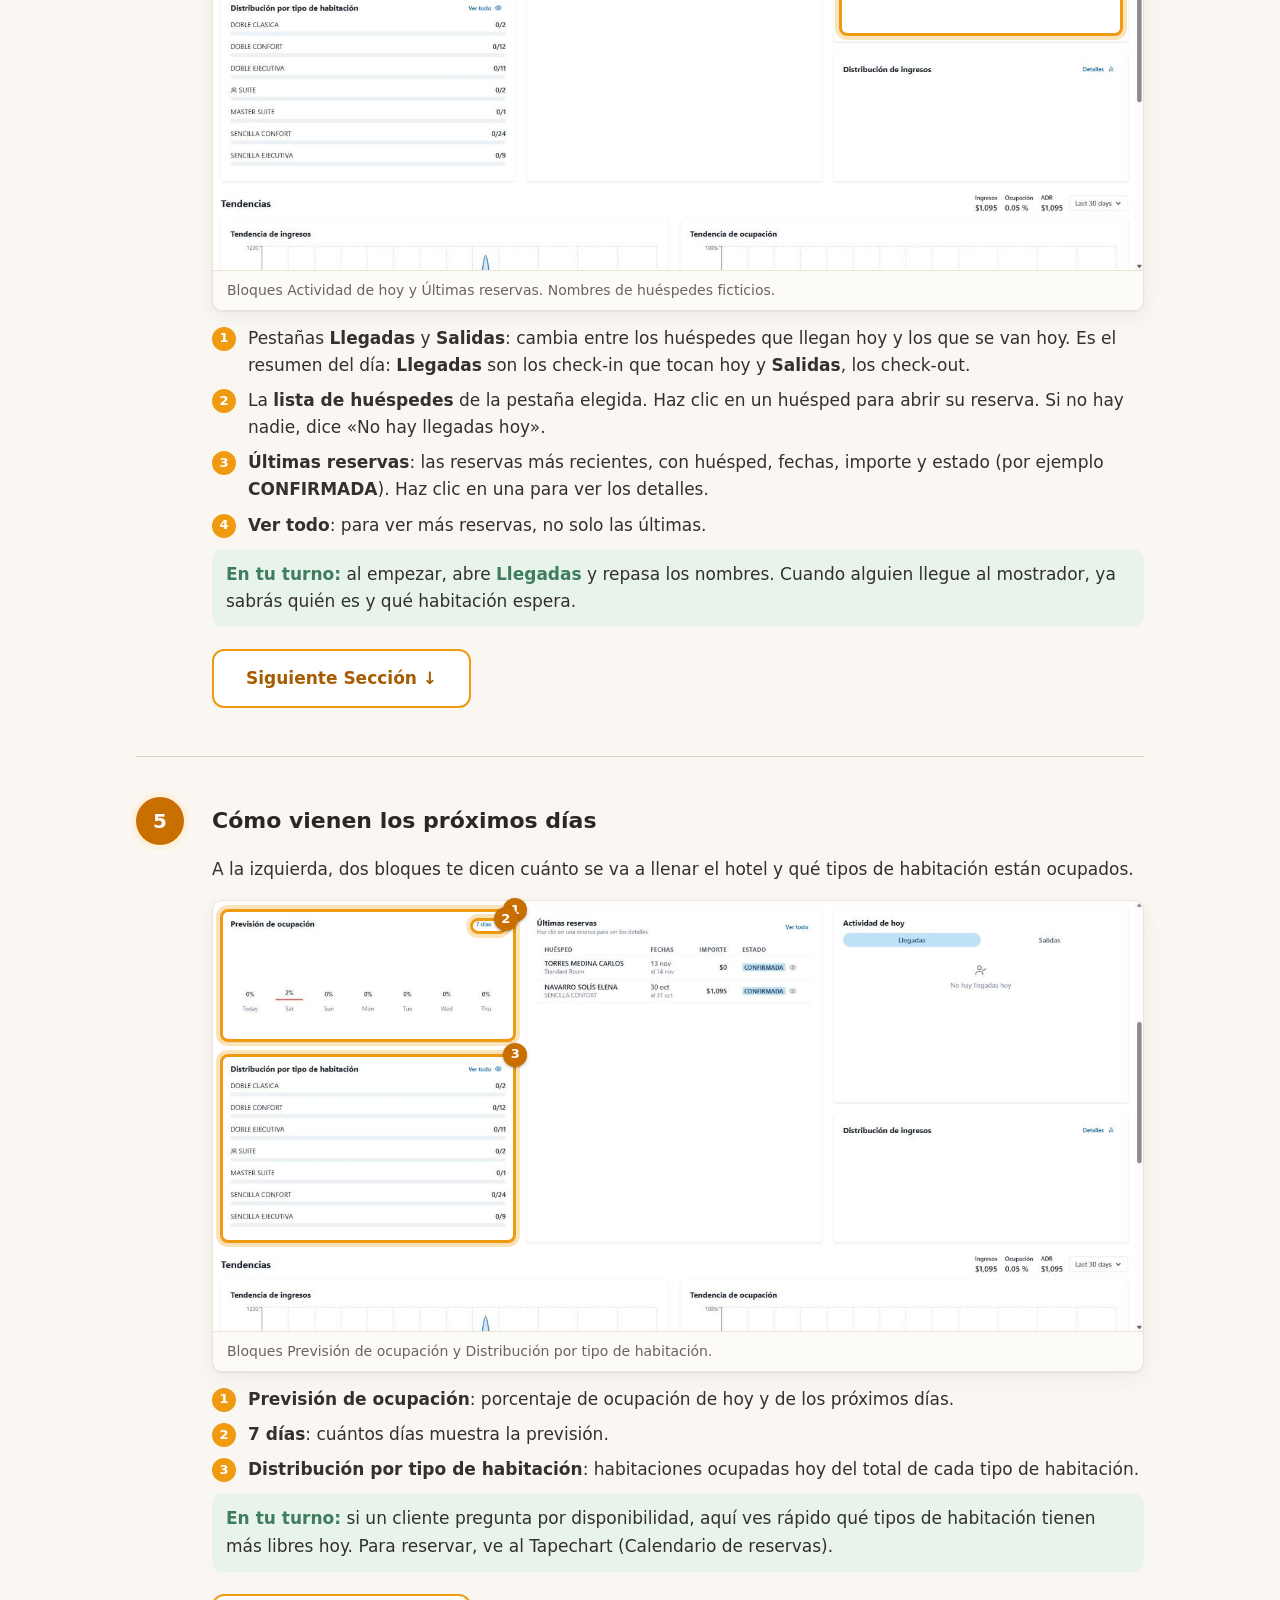
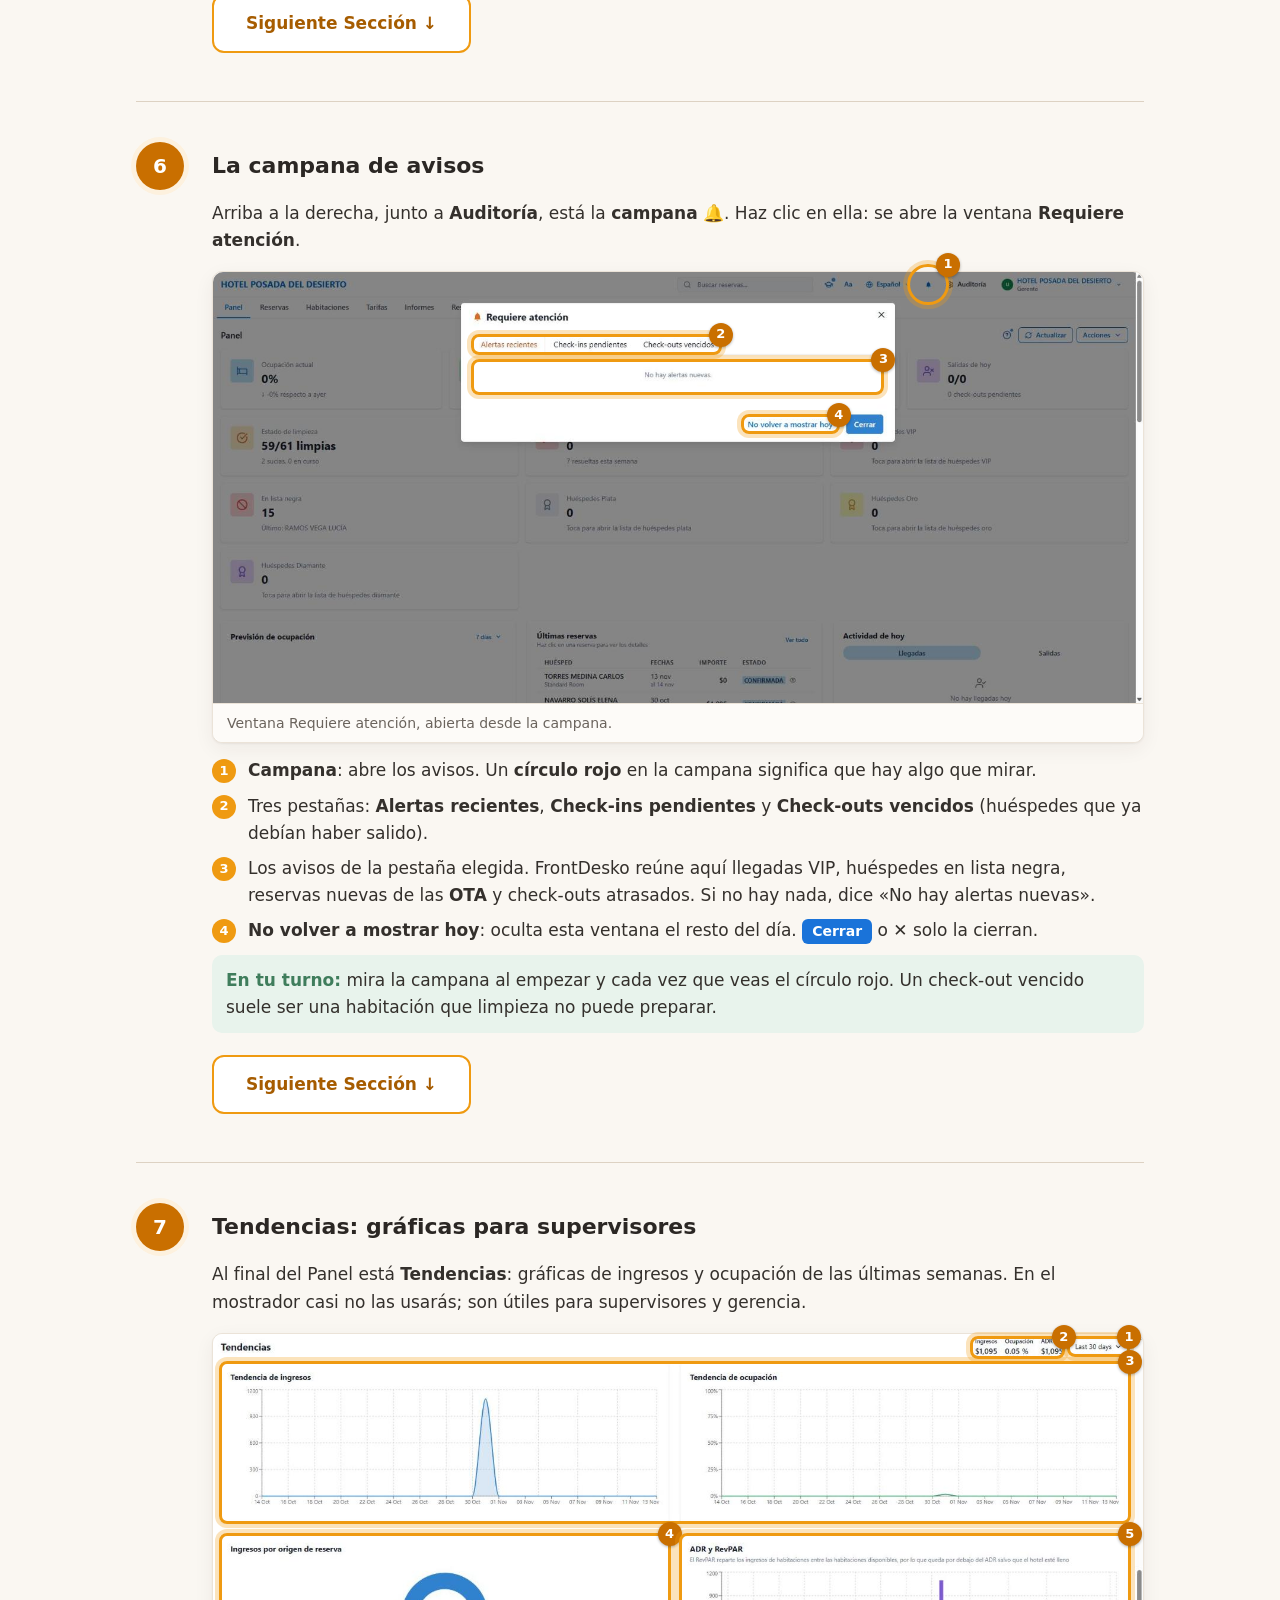
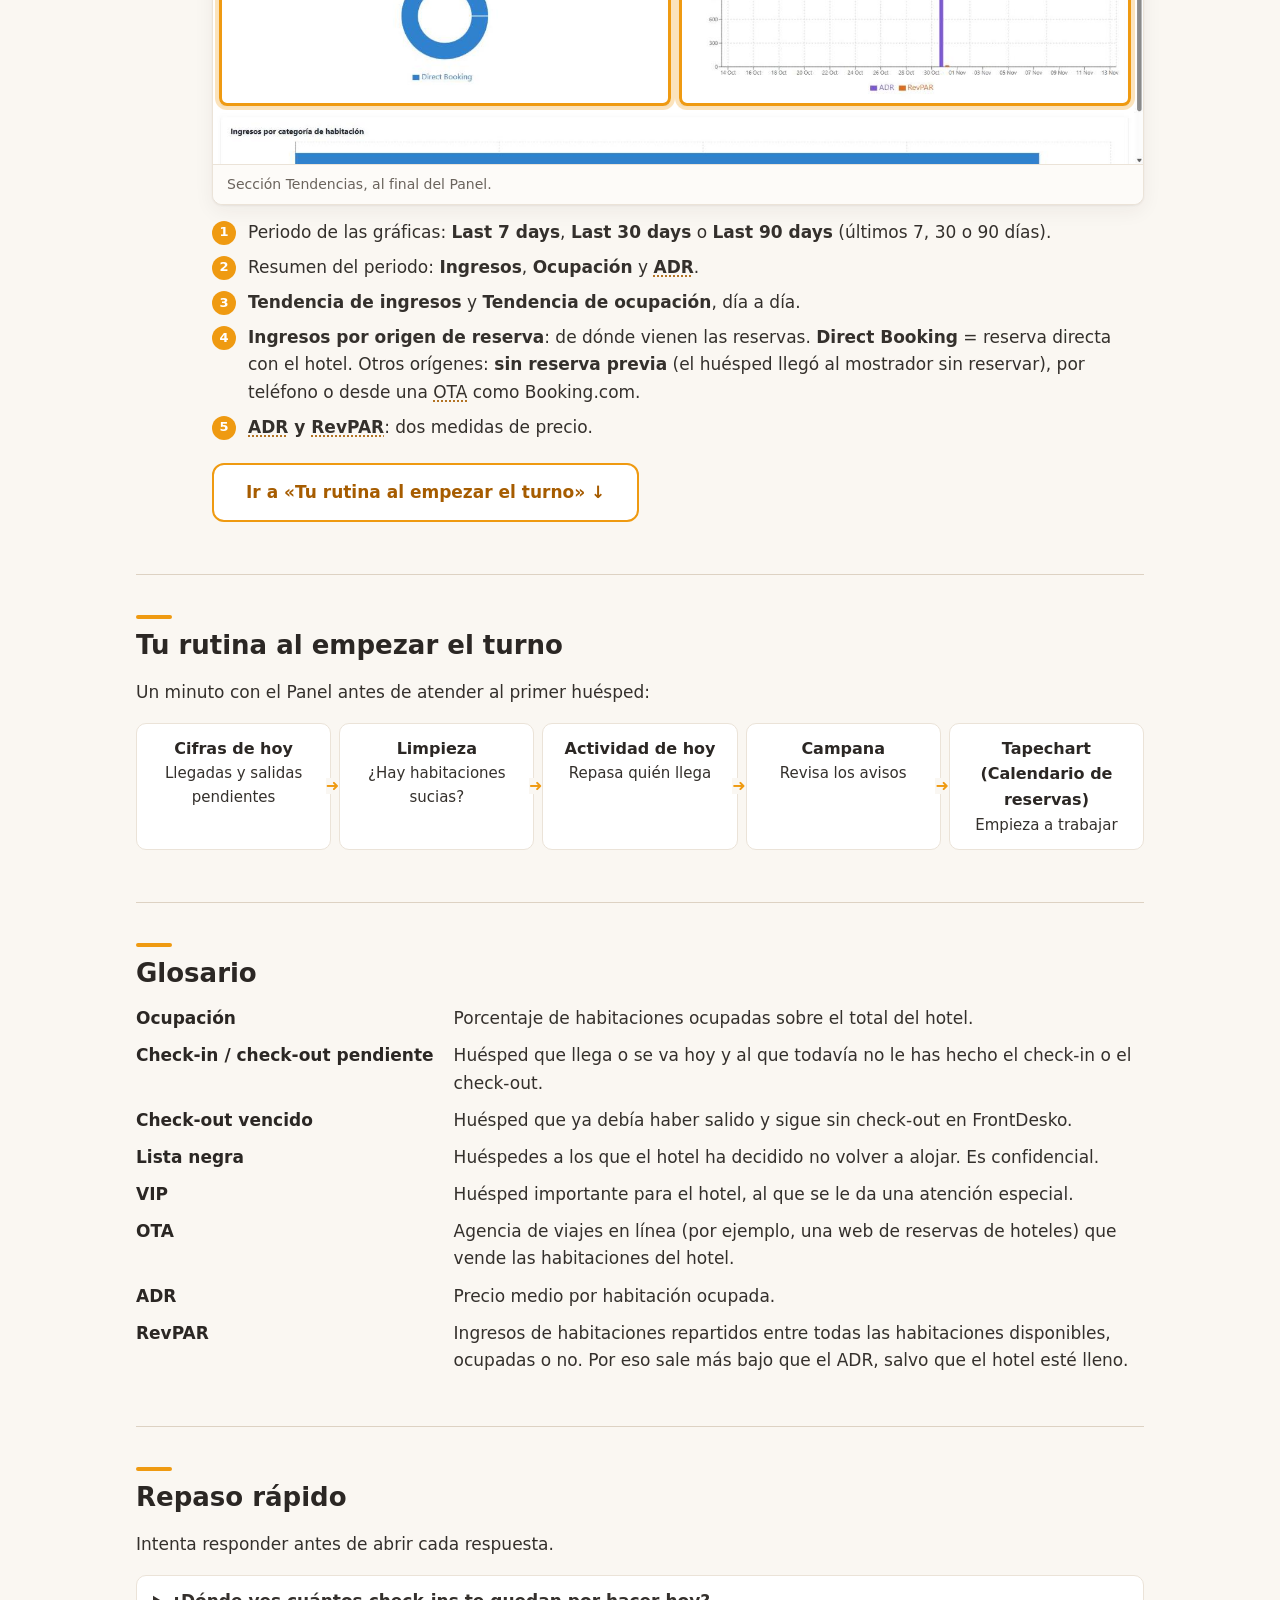
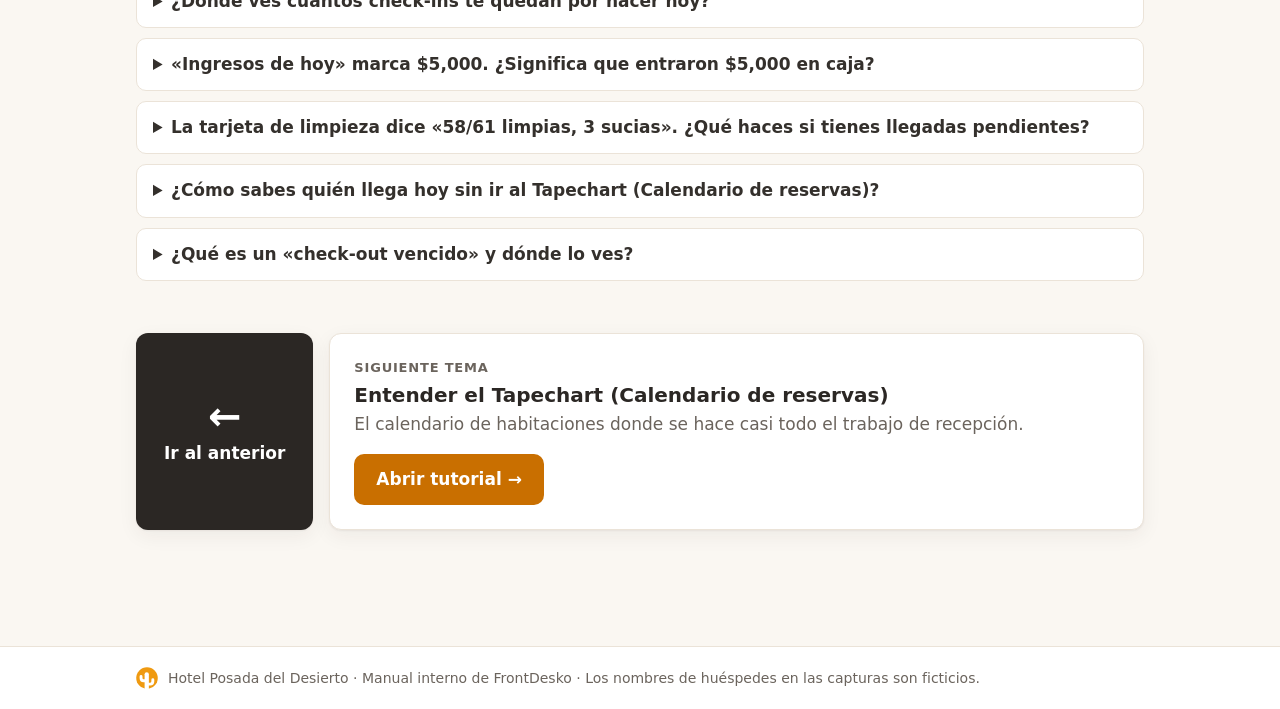
<file: 02-leer-el-panel.html>
<!doctype html>
<html lang="es">
<head>
<meta charset="utf-8">
<meta name="viewport" content="width=device-width, initial-scale=1">
<title>Leer el Panel · Capacitación</title>
<link rel="icon" href="img/logo.svg">
<link rel="stylesheet" href="css/estilos.css">
<script src="js/anotaciones.js" defer></script>
<script src="js/visor.js" defer></script>
<script src="js/secciones.js" defer></script>
</head>
<body>

<header class="marca-hotel">
  <div class="contenedor">
    <a class="identidad" href="index.html">
      <img src="img/logo.svg" alt="Logotipo Hotel Posada del Desierto">
      <span class="textos">
        <span class="nombre-hotel">Hotel Posada del Desierto</span>
        <span class="separador"></span>
        <span class="sitio">Capacitación FrontDesko</span>
      </span>
    </a>
    <nav><a href="index.html">Todos los temas</a></nav>
  </div>
</header>

<div class="cabecera">
  <div class="contenedor">
    <div class="migas"><a href="index.html">Inicio</a> › Recepción: lo básico</div>
    <span class="etiqueta">Tema 2 · Recepción: lo básico</span>
    <h1>Leer el Panel</h1>
    <p class="lead">Tu foto del turno en una sola pantalla: ocupación, llegadas, salidas, limpieza y avisos. Aprende a leerla en un minuto.</p>
    <div class="fichas">
      <span class="ficha">Nivel: básico</span>
      <span class="ficha">Para: recepción y supervisores</span>
    </div>
  </div>
</div>

<main class="contenedor">

  <section>
    <h2>Lo que vas a aprender</h2>
    <ul class="aprenderas">
      <li>Qué dicen las cuatro cifras de hoy: ocupación, ingresos, llegadas y salidas.</li>
      <li>Cómo ver de un vistazo la limpieza, el mantenimiento y los huéspedes especiales.</li>
      <li>Dónde ver quién llega y quién se va hoy.</li>
      <li>Qué avisos reúne la campana y cuándo mirarla.</li>
      <li>Una rutina corta para empezar cada turno.</li>
    </ul>
  </section>

  <section>
    <h2>Cómo empezar</h2>
    <p>El <b>Panel</b> es la primera pantalla que ves al entrar en FrontDesko. Si estás en otra parte del sistema, haz clic en la pestaña <span class="pestana-ui">Panel</span>, la primera de la fila de arriba.</p>
    <div class="nota"><p>Mirar el Panel y desplazarte por él no cambia nada. Puedes explorarlo sin miedo.</p></div>
  </section>

  <section>
    <h2>Paso a paso</h2>

    <!-- 1. Ubícate -->
    <article class="seccion">
      <div class="num">1</div>
      <div class="cuerpo">
        <h3 class="titulo-seccion">Ubícate en el Panel</h3>
        <p>El Panel tiene dos partes: arriba, <b>tarjetas con cifras</b>; abajo, <b>bloques con listas y gráficas</b>. Desplázate hacia abajo para ver todo.</p>
        <figure class="captura">
          <a href="img/panel/01-panel.jpg" target="_blank"><div class="lienzo">
            <img src="img/panel/01-panel.jpg" alt="Pantalla Panel de FrontDesko: tarjetas de cifras arriba y bloques de previsión, últimas reservas y actividad de hoy abajo" loading="lazy">
            <span class="marca caja" style="left:0.8%;top:6.3%;width:3.1%;height:4.3%" data-n="1"></span>
            <span class="marca caja" style="left:86.5%;top:12.7%;width:6.1%;height:3.9%" data-n="2"></span>
            <span class="marca caja" style="left:92.7%;top:12.7%;width:5.8%;height:3.9%" data-n="3"></span>
            <span class="marca caja" style="left:0.5%;top:17.4%;width:98.3%;height:61.6%" data-n="4"></span>
            <span class="marca caja" style="left:0.5%;top:80.4%;width:98.3%;height:19.3%" data-n="5"></span>
          </div></a>
          <figcaption>Pantalla Panel, parte de arriba.</figcaption>
        </figure>
        <ul class="leyenda">
          <li><span class="n">1</span><span><b>Pestaña Panel</b>: te trae aquí desde cualquier pantalla.</span></li>
          <li><span class="n">2</span><span><span class="boton-ui borde">Actualizar</span> vuelve a cargar las cifras. Úsalo si llevas rato con la pantalla abierta.</span></li>
          <li><span class="n">3</span><span><b>Acciones</b>: menú con atajos. Tiene <b>Ver reservas</b>.</span></li>
          <li><span class="n">4</span><span><b>Tarjetas</b>: las cifras del día. Las ves en las secciones 2 y 3.</span></li>
          <li><span class="n">5</span><span><b>Bloques</b>: llegadas y salidas, últimas reservas y previsión. Los ves en las secciones 4 y 5.</span></li>
        </ul>
        <p class="turno"><b>En tu turno:</b> si las cifras no cuadran con lo que ves en el mostrador, pulsa <b>Actualizar</b> antes de preocuparte.</p>
      </div>
    </article>

    <!-- 2. Cifras de hoy -->
    <article class="seccion">
      <div class="num">2</div>
      <div class="cuerpo">
        <h3 class="titulo-seccion">Las cuatro cifras de hoy</h3>
        <p>La primera fila resume el día. Cada tarjeta tiene una <b>cifra grande</b> y, debajo, un <b>texto pequeño</b> que la compara con ayer o te dice lo que queda pendiente.</p>
        <figure class="captura">
          <a href="img/panel/02-cifras-de-hoy.jpg" target="_blank"><div class="lienzo">
            <img src="img/panel/02-cifras-de-hoy.jpg" alt="Tarjetas Ocupación actual, Ingresos de hoy, Llegadas de hoy y Salidas de hoy, con la ayuda de Ingresos de hoy abierta" loading="lazy">
            <span class="marca caja" style="left:0.6%;top:17.6%;width:24.1%;height:14.5%" data-n="1"></span>
            <span class="marca caja" style="left:25.3%;top:21.5%;width:24.1%;height:10.6%" data-n="2"></span>
            <span class="marca caja" style="left:27.1%;top:3.4%;width:16.8%;height:16.7%" data-n="3"></span>
            <span class="marca caja" style="left:49.9%;top:17.6%;width:24.1%;height:14.5%" data-n="4"></span>
            <span class="marca caja" style="left:74.4%;top:17.6%;width:24.1%;height:14.5%" data-n="5"></span>
          </div></a>
          <figcaption>Fila de cifras de hoy. El ratón está sobre el icono ⓘ de «Ingresos de hoy».</figcaption>
        </figure>
        <ul class="leyenda">
          <li><span class="n">1</span><span><b>Ocupación actual</b>: porcentaje de habitaciones ocupadas hoy y, debajo, la diferencia con ayer.</span></li>
          <li><span class="n">2</span><span><b>Ingresos de hoy</b>: lo <b>facturado</b> hoy a los huéspedes, comparado con ayer.</span></li>
          <li><span class="n">3</span><span><b>Ayuda ⓘ</b>: pasa el ratón por el icono ⓘ y FrontDesko explica cómo se calcula la cifra.</span></li>
          <li><span class="n">4</span><span><b>Llegadas de hoy</b>: huéspedes que llegan hoy y, debajo, cuántos <b>check-ins pendientes</b> quedan.</span></li>
          <li><span class="n">5</span><span><b>Salidas de hoy</b>: huéspedes que se van hoy y, debajo, cuántos <b>check-outs pendientes</b> quedan.</span></li>
        </ul>
        <div class="nota ojo"><p><b>Cuidado:</b> <b>Ingresos de hoy</b> no es el dinero cobrado. Incluye también lo que aún está pendiente de pago. Para saber lo que de verdad entró en caja, ve a <b>Informes → Pagos</b>.</p></div>
        <p class="turno"><b>En tu turno:</b> mira los <b>pendientes</b> de llegadas y salidas. Te dicen cuánto trabajo de mostrador te queda hoy.</p>
      </div>
    </article>

    <!-- 3. Otras tarjetas -->
    <article class="seccion">
      <div class="num">3</div>
      <div class="cuerpo">
        <h3 class="titulo-seccion">Limpieza, mantenimiento y huéspedes especiales</h3>
        <p>Debajo de las cifras de hoy hay más tarjetas. Desplázate un poco hacia abajo para verlas.</p>
        <figure class="captura">
          <a href="img/panel/03-tarjetas.jpg" target="_blank"><div class="lienzo">
            <img src="img/panel/03-tarjetas.jpg" alt="Tarjetas Estado de limpieza, Incidencias de mantenimiento, Huéspedes VIP, En lista negra, Huéspedes Plata, Oro y Diamante" loading="lazy">
            <span class="marca caja" style="left:0.6%;top:2.9%;width:32.3%;height:14.5%" data-n="1"></span>
            <span class="marca caja" style="left:33.5%;top:2.9%;width:32.1%;height:14.5%" data-n="2"></span>
            <span class="marca caja" style="left:66.3%;top:2.9%;width:32.1%;height:14.5%" data-n="3"></span>
            <span class="marca caja" style="left:0.6%;top:18.5%;width:32.3%;height:14.2%" data-n="4"></span>
            <span class="marca caja" style="left:33.5%;top:18.5%;width:32.1%;height:14.2%" data-n="5"></span>
            <span class="marca caja" style="left:66.3%;top:18.5%;width:32.1%;height:14.2%" data-n="5"></span>
            <span class="marca caja" style="left:0.6%;top:34%;width:32.3%;height:14.2%" data-n="5"></span>
          </div></a>
          <figcaption>Segunda parte de las tarjetas del Panel. El nombre de la lista negra es ficticio.</figcaption>
        </figure>
        <ul class="leyenda">
          <li><span class="n">1</span><span><b>Estado de limpieza</b>: habitaciones limpias del total (<code>59/61 limpias</code>) y, debajo, cuántas están sucias y cuántas se están limpiando (<b>en curso</b>).</span></li>
          <li><span class="n">2</span><span><b>Incidencias de mantenimiento</b>: averías abiertas ahora y, debajo, cuántas se resolvieron esta semana.</span></li>
          <li><span class="n">3</span><span><b>Huéspedes VIP</b>: cuántos hay. Son huéspedes importantes para el hotel, a los que se les da una atención especial. Toca la tarjeta para abrir su lista.</span></li>
          <li><span class="n">4</span><span><b>En lista negra</b>: cuántos huéspedes hay en la <b>lista negra</b> del hotel y, debajo, el último nombre de la lista.</span></li>
          <li><span class="n">5</span><span><b>Huéspedes Plata, Oro y Diamante</b>: los niveles de clientes del hotel. Son huéspedes frecuentes o importantes, a los que conviene dar un trato especial; Diamante es el nivel más alto. Toca una tarjeta para abrir su lista.</span></li>
        </ul>
        <p class="turno"><b>En tu turno:</b> si hay habitaciones <b>sucias</b> y llegadas pendientes, avisa pronto a ama de llaves. Si hay un VIP, revisa su lista antes de que llegue.</p>
      </div>
    </article>

    <!-- 4. Actividad de hoy -->
    <article class="seccion">
      <div class="num">4</div>
      <div class="cuerpo">
        <h3 class="titulo-seccion">Quién llega y quién se va hoy</h3>
        <p>Sigue bajando. A la derecha está <b>Actividad de hoy</b> y en el centro, <b>Últimas reservas</b>.</p>
        <figure class="captura">
          <a href="img/panel/04-actividad.jpg" target="_blank"><div class="lienzo">
            <img src="img/panel/04-actividad.jpg" alt="Bloques Actividad de hoy con pestañas Llegadas y Salidas, y Últimas reservas con dos reservas confirmadas" loading="lazy">
            <span class="marca caja" style="left:67.3%;top:6.9%;width:30.6%;height:4.6%" data-n="1"></span>
            <span class="marca caja" style="left:67.3%;top:12.4%;width:30.6%;height:33.3%" data-n="2"></span>
            <span class="marca caja" style="left:34.6%;top:12.5%;width:30.2%;height:11.6%" data-n="3"></span>
            <span class="marca caja" style="left:60.9%;top:4.1%;width:3.8%;height:3.6%" data-n="4"></span>
          </div></a>
          <figcaption>Bloques Actividad de hoy y Últimas reservas. Nombres de huéspedes ficticios.</figcaption>
        </figure>
        <ul class="leyenda">
          <li><span class="n">1</span><span>Pestañas <b>Llegadas</b> y <b>Salidas</b>: cambia entre los huéspedes que llegan hoy y los que se van hoy. Es el resumen del día: <b>Llegadas</b> son los check-in que tocan hoy y <b>Salidas</b>, los check-out.</span></li>
          <li><span class="n">2</span><span>La <b>lista de huéspedes</b> de la pestaña elegida. Haz clic en un huésped para abrir su reserva. Si no hay nadie, dice «No hay llegadas hoy».</span></li>
          <li><span class="n">3</span><span><b>Últimas reservas</b>: las reservas más recientes, con huésped, fechas, importe y estado (por ejemplo <b>CONFIRMADA</b>). Haz clic en una para ver los detalles.</span></li>
          <li><span class="n">4</span><span><b>Ver todo</b>: para ver más reservas, no solo las últimas.</span></li>
        </ul>
        <p class="turno"><b>En tu turno:</b> al empezar, abre <b>Llegadas</b> y repasa los nombres. Cuando alguien llegue al mostrador, ya sabrás quién es y qué habitación espera.</p>
      </div>
    </article>

    <!-- 5. Próximos días -->
    <article class="seccion">
      <div class="num">5</div>
      <div class="cuerpo">
        <h3 class="titulo-seccion">Cómo vienen los próximos días</h3>
        <p>A la izquierda, dos bloques te dicen cuánto se va a llenar el hotel y qué tipos de habitación están ocupados.</p>
        <figure class="captura">
          <a href="img/panel/04-actividad.jpg" target="_blank"><div class="lienzo">
            <img src="img/panel/04-actividad.jpg" alt="Bloques Previsión de ocupación de 7 días y Distribución por tipo de habitación" loading="lazy">
            <span class="marca caja" style="left:0.8%;top:1.9%;width:31.8%;height:30.9%" data-n="1"></span>
            <span class="marca caja" style="left:27.6%;top:4.1%;width:4%;height:3.6%" data-n="2"></span>
            <span class="marca caja" style="left:0.8%;top:35.5%;width:31.8%;height:44%" data-n="3"></span>
          </div></a>
          <figcaption>Bloques Previsión de ocupación y Distribución por tipo de habitación.</figcaption>
        </figure>
        <ul class="leyenda">
          <li><span class="n">1</span><span><b>Previsión de ocupación</b>: porcentaje de ocupación de hoy y de los próximos días.</span></li>
          <li><span class="n">2</span><span><b>7 días</b>: cuántos días muestra la previsión.</span></li>
          <li><span class="n">3</span><span><b>Distribución por tipo de habitación</b>: habitaciones ocupadas hoy del total de cada tipo de habitación.</span></li>
        </ul>
        <p class="turno"><b>En tu turno:</b> si un cliente pregunta por disponibilidad, aquí ves rápido qué tipos de habitación tienen más libres hoy. Para reservar, ve al Tapechart (Calendario de reservas).</p>
      </div>
    </article>

    <!-- 6. Campana -->
    <article class="seccion">
      <div class="num">6</div>
      <div class="cuerpo">
        <h3 class="titulo-seccion">La campana de avisos</h3>
        <p>Arriba a la derecha, junto a <b>Auditoría</b>, está la <b>campana</b> 🔔. Haz clic en ella: se abre la ventana <b>Requiere atención</b>.</p>
        <figure class="captura">
          <a href="img/panel/05-alertas.jpg" target="_blank"><div class="lienzo">
            <img src="img/panel/05-alertas.jpg" alt="Ventana Requiere atención con pestañas Alertas recientes, Check-ins pendientes y Check-outs vencidos" loading="lazy">
            <span class="marca" style="left:76.9%;top:2.8%" data-n="1"></span>
            <span class="marca caja" style="left:27.7%;top:14.2%;width:27%;height:5%" data-n="2"></span>
            <span class="marca caja" style="left:27.7%;top:20%;width:44.5%;height:8.5%" data-n="3"></span>
            <span class="marca caja" style="left:56.8%;top:32.9%;width:10.6%;height:4.7%" data-n="4"></span>
          </div></a>
          <figcaption>Ventana Requiere atención, abierta desde la campana.</figcaption>
        </figure>
        <ul class="leyenda">
          <li><span class="n">1</span><span><b>Campana</b>: abre los avisos. Un <b>círculo rojo</b> en la campana significa que hay algo que mirar.</span></li>
          <li><span class="n">2</span><span>Tres pestañas: <b>Alertas recientes</b>, <b>Check-ins pendientes</b> y <b>Check-outs vencidos</b> (huéspedes que ya debían haber salido).</span></li>
          <li><span class="n">3</span><span>Los avisos de la pestaña elegida. FrontDesko reúne aquí llegadas VIP, huéspedes en lista negra, reservas nuevas de las <b>OTA</b> y check-outs atrasados. Si no hay nada, dice «No hay alertas nuevas».</span></li>
          <li><span class="n">4</span><span><b>No volver a mostrar hoy</b>: oculta esta ventana el resto del día. <span class="boton-ui">Cerrar</span> o <b>✕</b> solo la cierran.</span></li>
        </ul>
        <p class="turno"><b>En tu turno:</b> mira la campana al empezar y cada vez que veas el círculo rojo. Un check-out vencido suele ser una habitación que limpieza no puede preparar.</p>
      </div>
    </article>

    <!-- 7. Tendencias -->
    <article class="seccion">
      <div class="num">7</div>
      <div class="cuerpo">
        <h3 class="titulo-seccion">Tendencias: gráficas para supervisores</h3>
        <p>Al final del Panel está <b>Tendencias</b>: gráficas de ingresos y ocupación de las últimas semanas. En el mostrador casi no las usarás; son útiles para supervisores y gerencia.</p>
        <figure class="captura">
          <a href="img/panel/06-tendencias.jpg" target="_blank"><div class="lienzo">
            <img src="img/panel/06-tendencias.jpg" alt="Sección Tendencias con gráficas de ingresos, ocupación, origen de reservas y ADR y RevPAR" loading="lazy">
            <span class="marca caja" style="left:91.8%;top:0.6%;width:6.8%;height:4.8%" data-n="1"></span>
            <span class="marca caja" style="left:81.4%;top:0.6%;width:10.2%;height:5.2%" data-n="2"></span>
            <span class="marca caja" style="left:0.6%;top:6.3%;width:98.1%;height:38%" data-n="3"></span>
            <span class="marca caja" style="left:0.6%;top:46.4%;width:48.6%;height:40%" data-n="4"></span>
            <span class="marca caja" style="left:50.1%;top:46.4%;width:48.6%;height:40%" data-n="5"></span>
          </div></a>
          <figcaption>Sección Tendencias, al final del Panel.</figcaption>
        </figure>
        <ul class="leyenda">
          <li><span class="n">1</span><span>Periodo de las gráficas: <b>Last 7 days</b>, <b>Last 30 days</b> o <b>Last 90 days</b> (últimos 7, 30 o 90 días).</span></li>
          <li><span class="n">2</span><span>Resumen del periodo: <b>Ingresos</b>, <b>Ocupación</b> y <b class="termino">ADR</b>.</span></li>
          <li><span class="n">3</span><span><b>Tendencia de ingresos</b> y <b>Tendencia de ocupación</b>, día a día.</span></li>
          <li><span class="n">4</span><span><b>Ingresos por origen de reserva</b>: de dónde vienen las reservas. <b>Direct Booking</b> = reserva directa con el hotel. Otros orígenes: <b>sin reserva previa</b> (el huésped llegó al mostrador sin reservar), por teléfono o desde una <span class="termino">OTA</span> como Booking.com.</span></li>
          <li><span class="n">5</span><span><b><span class="termino">ADR</span> y <span class="termino">RevPAR</span></b>: dos medidas de precio.</span></li>
        </ul>
      </div>
    </article>
  </section>

  <section>
    <h2>Tu rutina al empezar el turno</h2>
    <p>Un minuto con el Panel antes de atender al primer huésped:</p>
    <ol class="flujo">
      <li><b>Cifras de hoy</b>Llegadas y salidas pendientes</li>
      <li><b>Limpieza</b>¿Hay habitaciones sucias?</li>
      <li><b>Actividad de hoy</b>Repasa quién llega</li>
      <li><b>Campana</b>Revisa los avisos</li>
      <li><b>Tapechart (Calendario de reservas)</b>Empieza a trabajar</li>
    </ol>
  </section>

  <section>
    <h2>Glosario</h2>
    <dl class="glosario">
      <dt>Ocupación</dt><dd>Porcentaje de habitaciones ocupadas sobre el total del hotel.</dd>
      <dt>Check-in / check-out pendiente</dt><dd>Huésped que llega o se va hoy y al que todavía no le has hecho el check-in o el check-out.</dd>
      <dt>Check-out vencido</dt><dd>Huésped que ya debía haber salido y sigue sin check-out en FrontDesko.</dd>
      <dt>Lista negra</dt><dd>Huéspedes a los que el hotel ha decidido no volver a alojar. Es confidencial.</dd>
      <dt>VIP</dt><dd>Huésped importante para el hotel, al que se le da una atención especial.</dd>
      <dt>OTA</dt><dd>Agencia de viajes en línea (por ejemplo, una web de reservas de hoteles) que vende las habitaciones del hotel.</dd>
      <dt>ADR</dt><dd>Precio medio por habitación ocupada.</dd>
      <dt>RevPAR</dt><dd>Ingresos de habitaciones repartidos entre todas las habitaciones disponibles, ocupadas o no. Por eso sale más bajo que el ADR, salvo que el hotel esté lleno.</dd>
    </dl>
  </section>

  <section>
    <h2>Repaso rápido</h2>
    <p>Intenta responder antes de abrir cada respuesta.</p>
    <details><summary>¿Dónde ves cuántos check-ins te quedan por hacer hoy?</summary>En la tarjeta <b>Llegadas de hoy</b>, en el texto pequeño: «N check-ins pendientes».</details>
    <details><summary>«Ingresos de hoy» marca $5,000. ¿Significa que entraron $5,000 en caja?</summary>No. Es lo <b>facturado</b> hoy, incluido lo pendiente de pago. El dinero recibido está en <b>Informes → Pagos</b>.</details>
    <details><summary>La tarjeta de limpieza dice «58/61 limpias, 3 sucias». ¿Qué haces si tienes llegadas pendientes?</summary>Avisar a ama de llaves cuanto antes para que esas habitaciones estén listas a tiempo.</details>
    <details><summary>¿Cómo sabes quién llega hoy sin ir al Tapechart (Calendario de reservas)?</summary>En el bloque <b>Actividad de hoy</b>, pestaña <b>Llegadas</b>. Haz clic en un nombre para abrir su reserva.</details>
    <details><summary>¿Qué es un «check-out vencido» y dónde lo ves?</summary>Un huésped que ya debía haber salido y sigue sin check-out. Lo ves en la <b>campana</b>, pestaña <b>Check-outs vencidos</b>.</details>
  </section>

  <nav class="temas-vecinos no-imprimir" aria-label="Otros temas">
    <a class="tema-anterior" href="01-recorrido.html" title="Tema anterior: Recorrido: qué hace FrontDesko"><span class="flecha" aria-hidden="true">←</span>Ir al anterior</a>
    <section class="tarjeta siguiente">
      <div>
        <div style="font-size:13px;color:var(--texto-suave);text-transform:uppercase;letter-spacing:.8px;font-weight:700">Siguiente tema</div>
        <div style="font-size:20px;font-weight:700;color:var(--carbon)">Entender el Tapechart (Calendario de reservas)</div>
        <div style="color:var(--texto-suave)">El calendario de habitaciones donde se hace casi todo el trabajo de recepción.</div>
      </div>
      <a class="boton" href="03-entender-el-tapechart.html">Abrir tutorial →</a>
    </section>
  </nav>

</main>

<footer>
  <div class="contenedor"><img src="img/logo.svg" alt="">Hotel Posada del Desierto · Manual interno de FrontDesko · Los nombres de huéspedes en las capturas son ficticios.</div>
</footer>

</body>
</html>
</file>
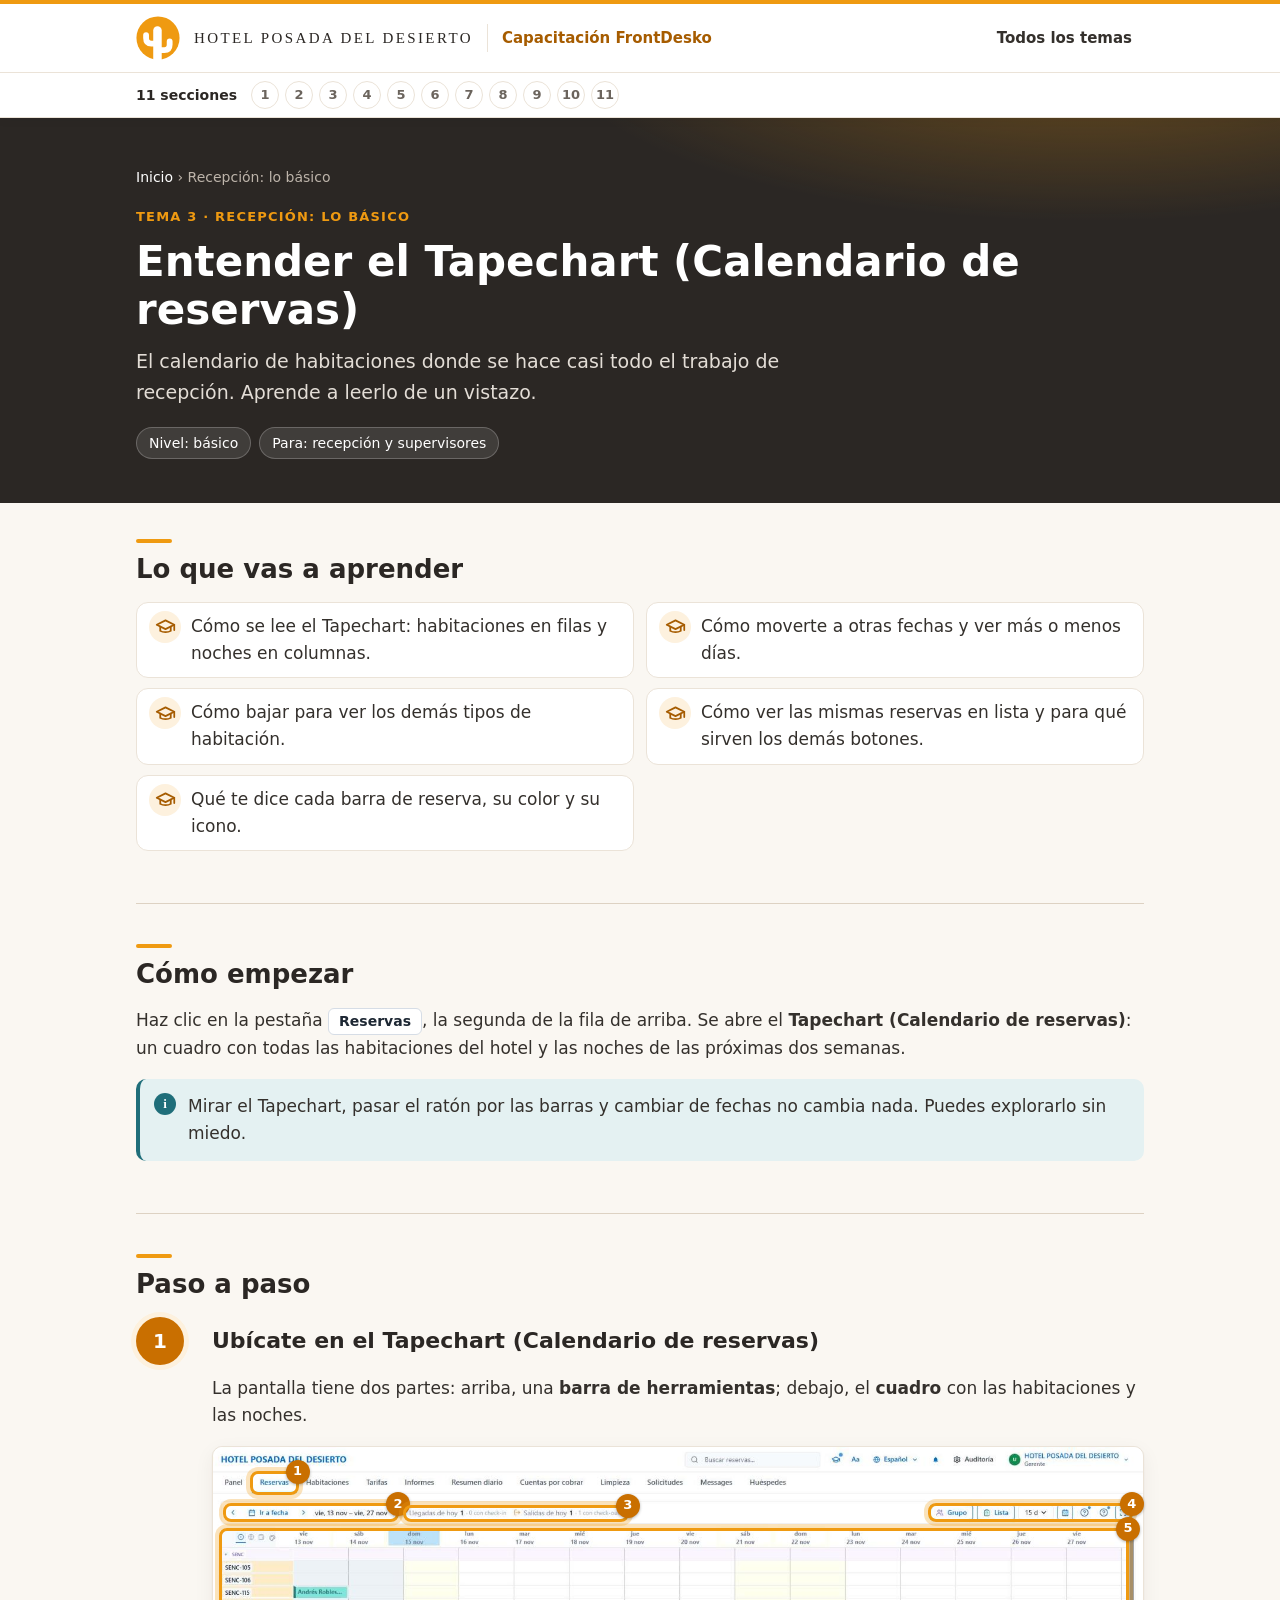
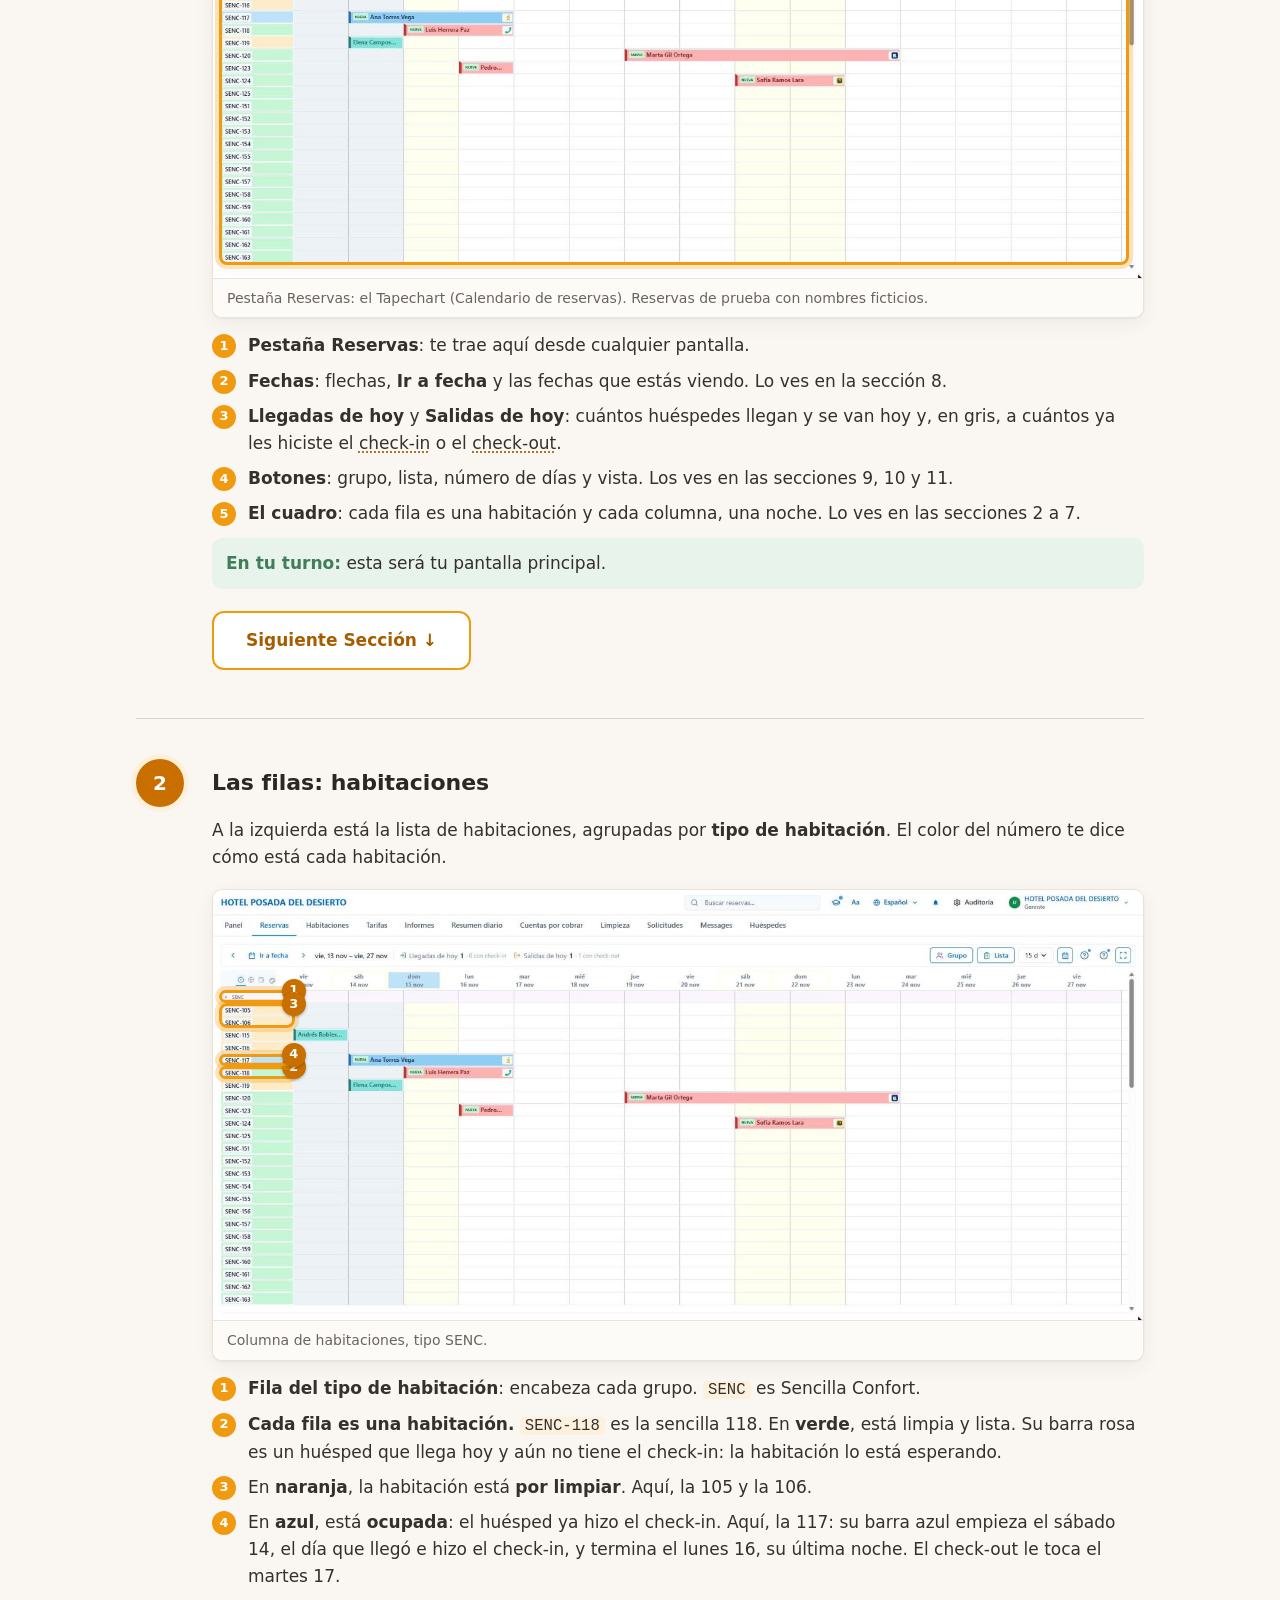
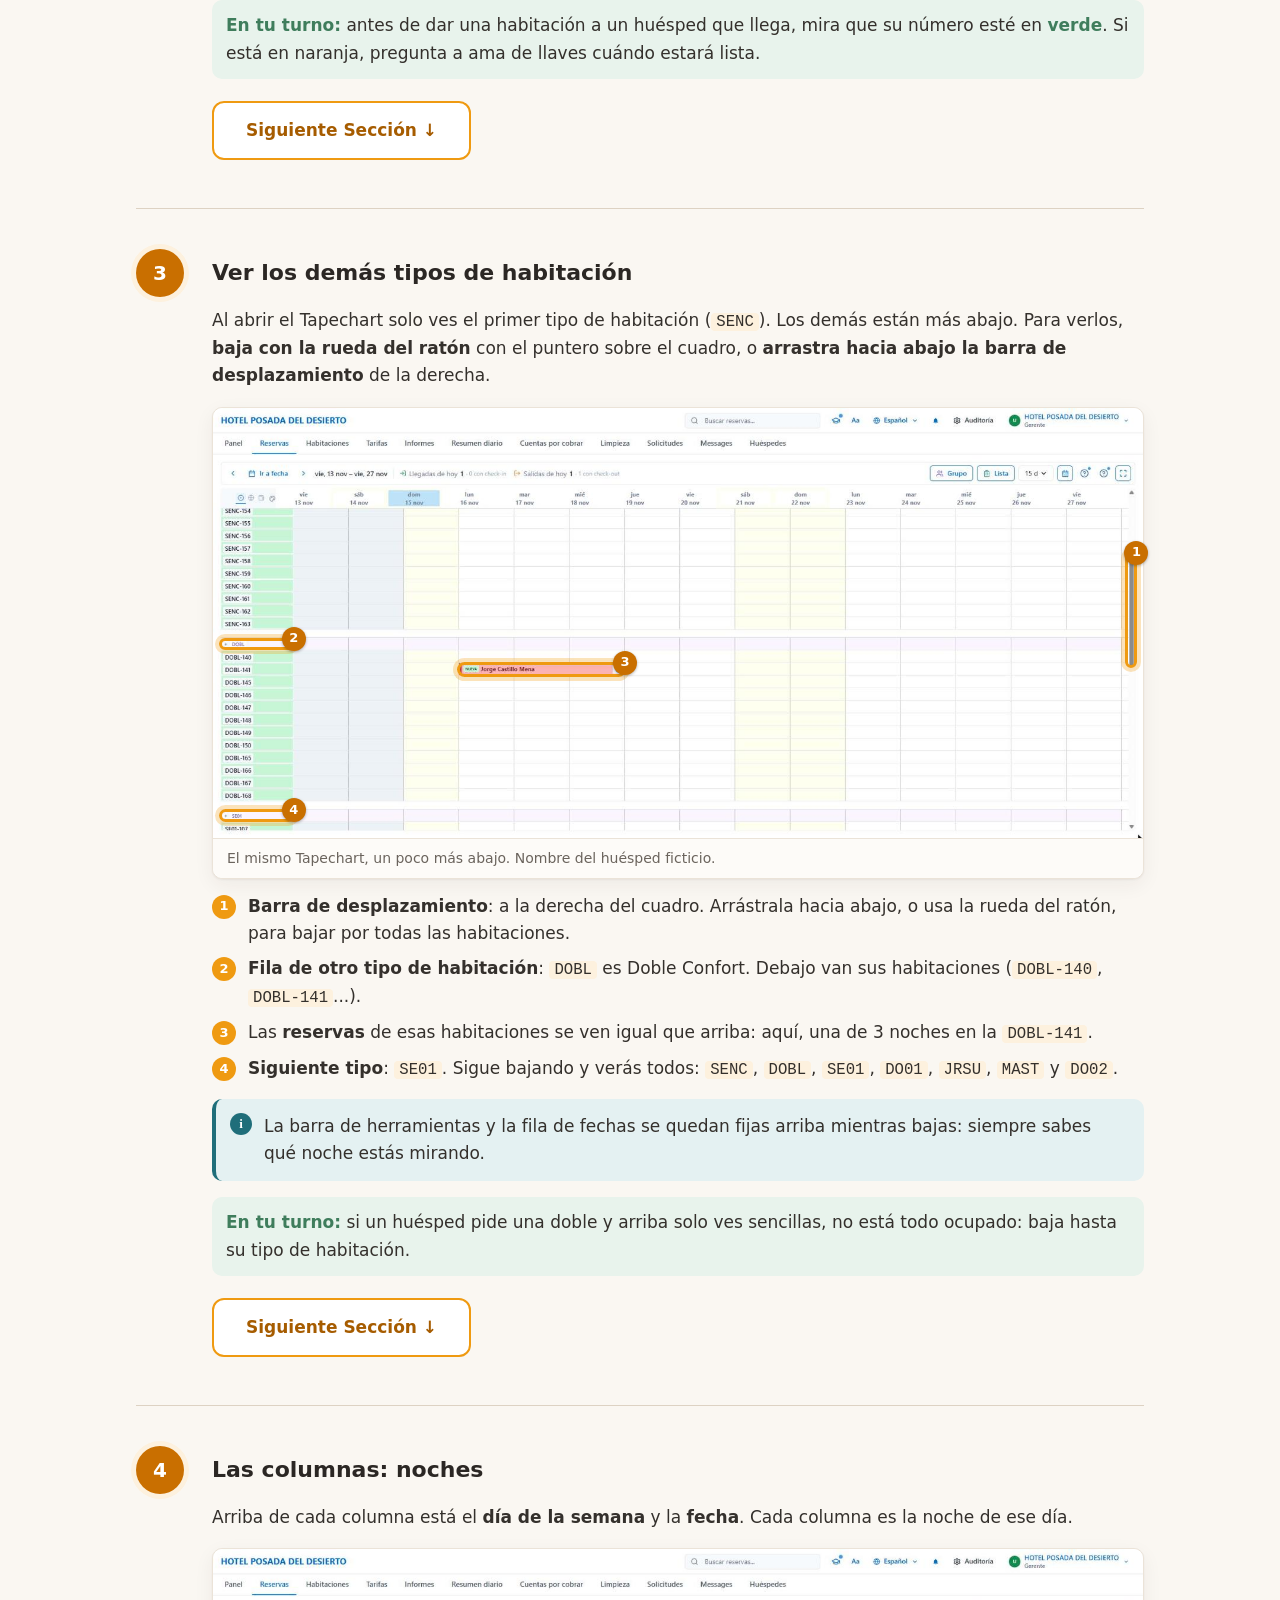
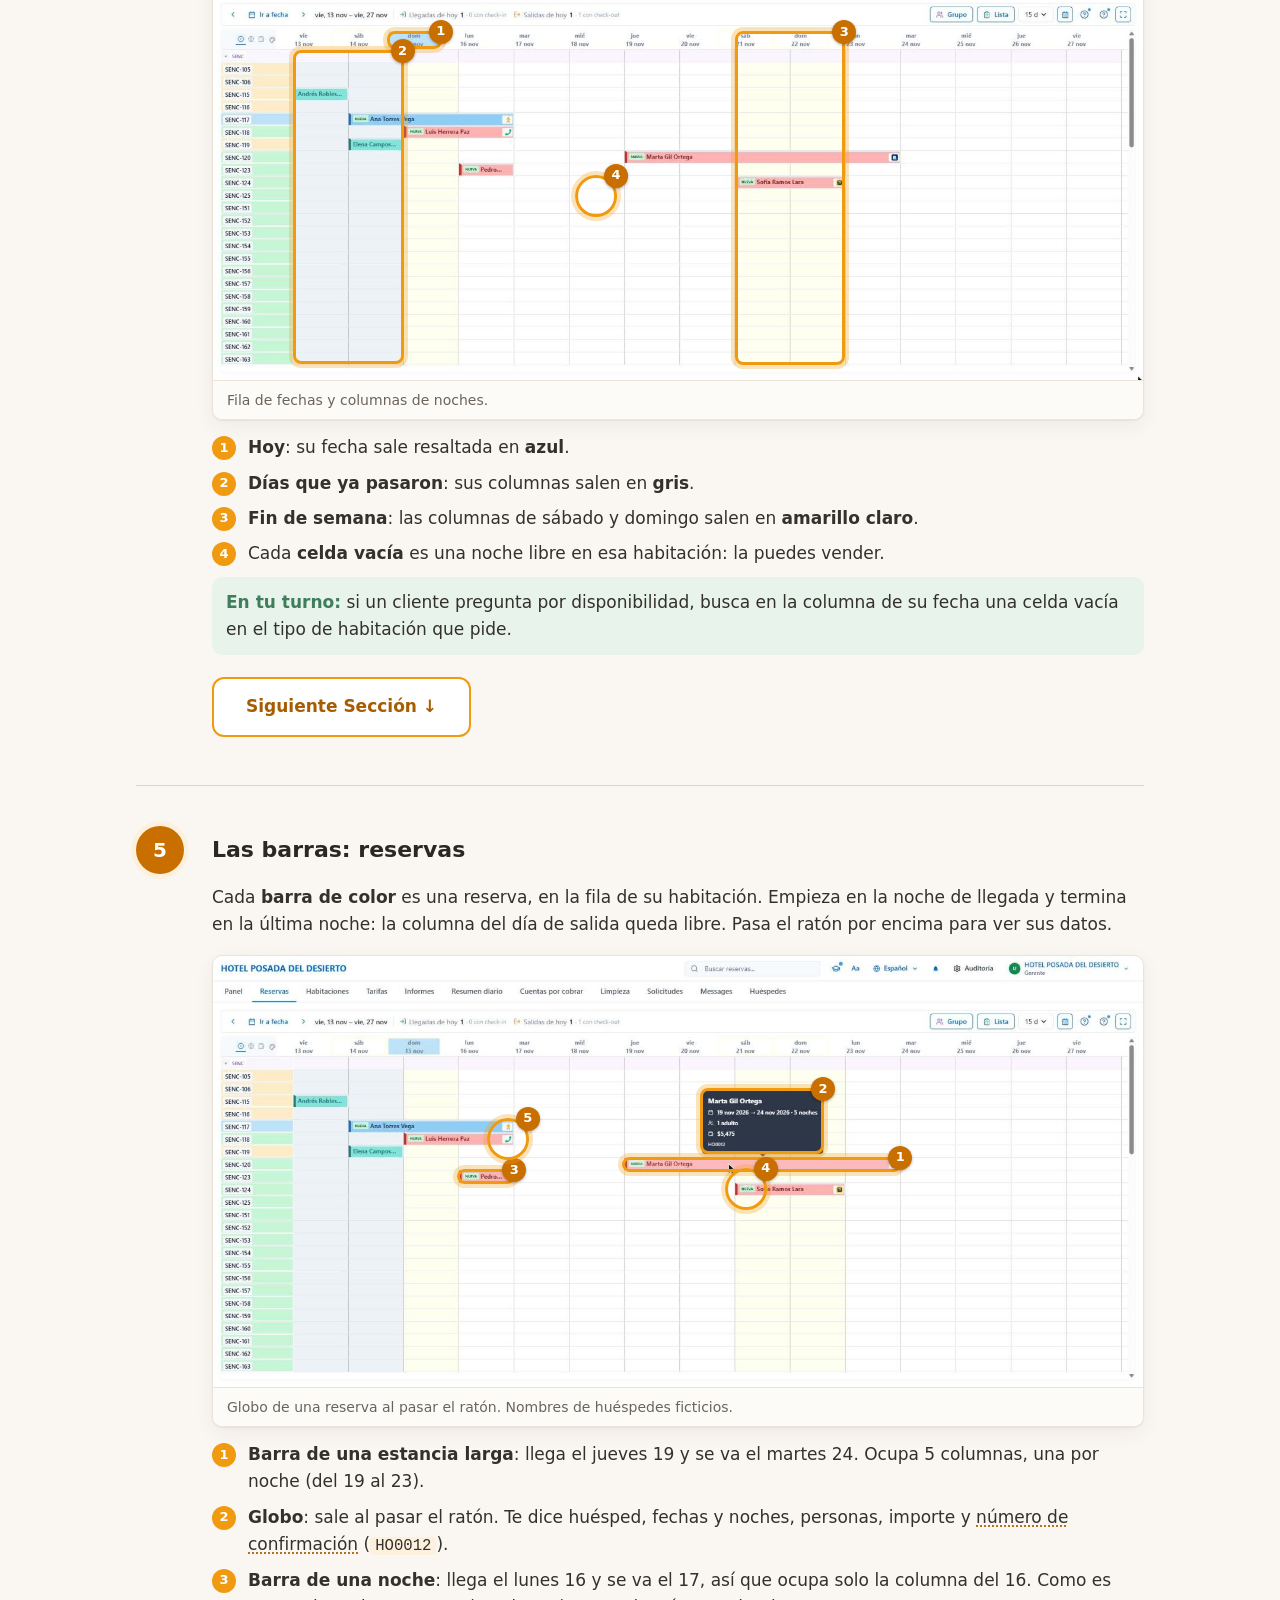
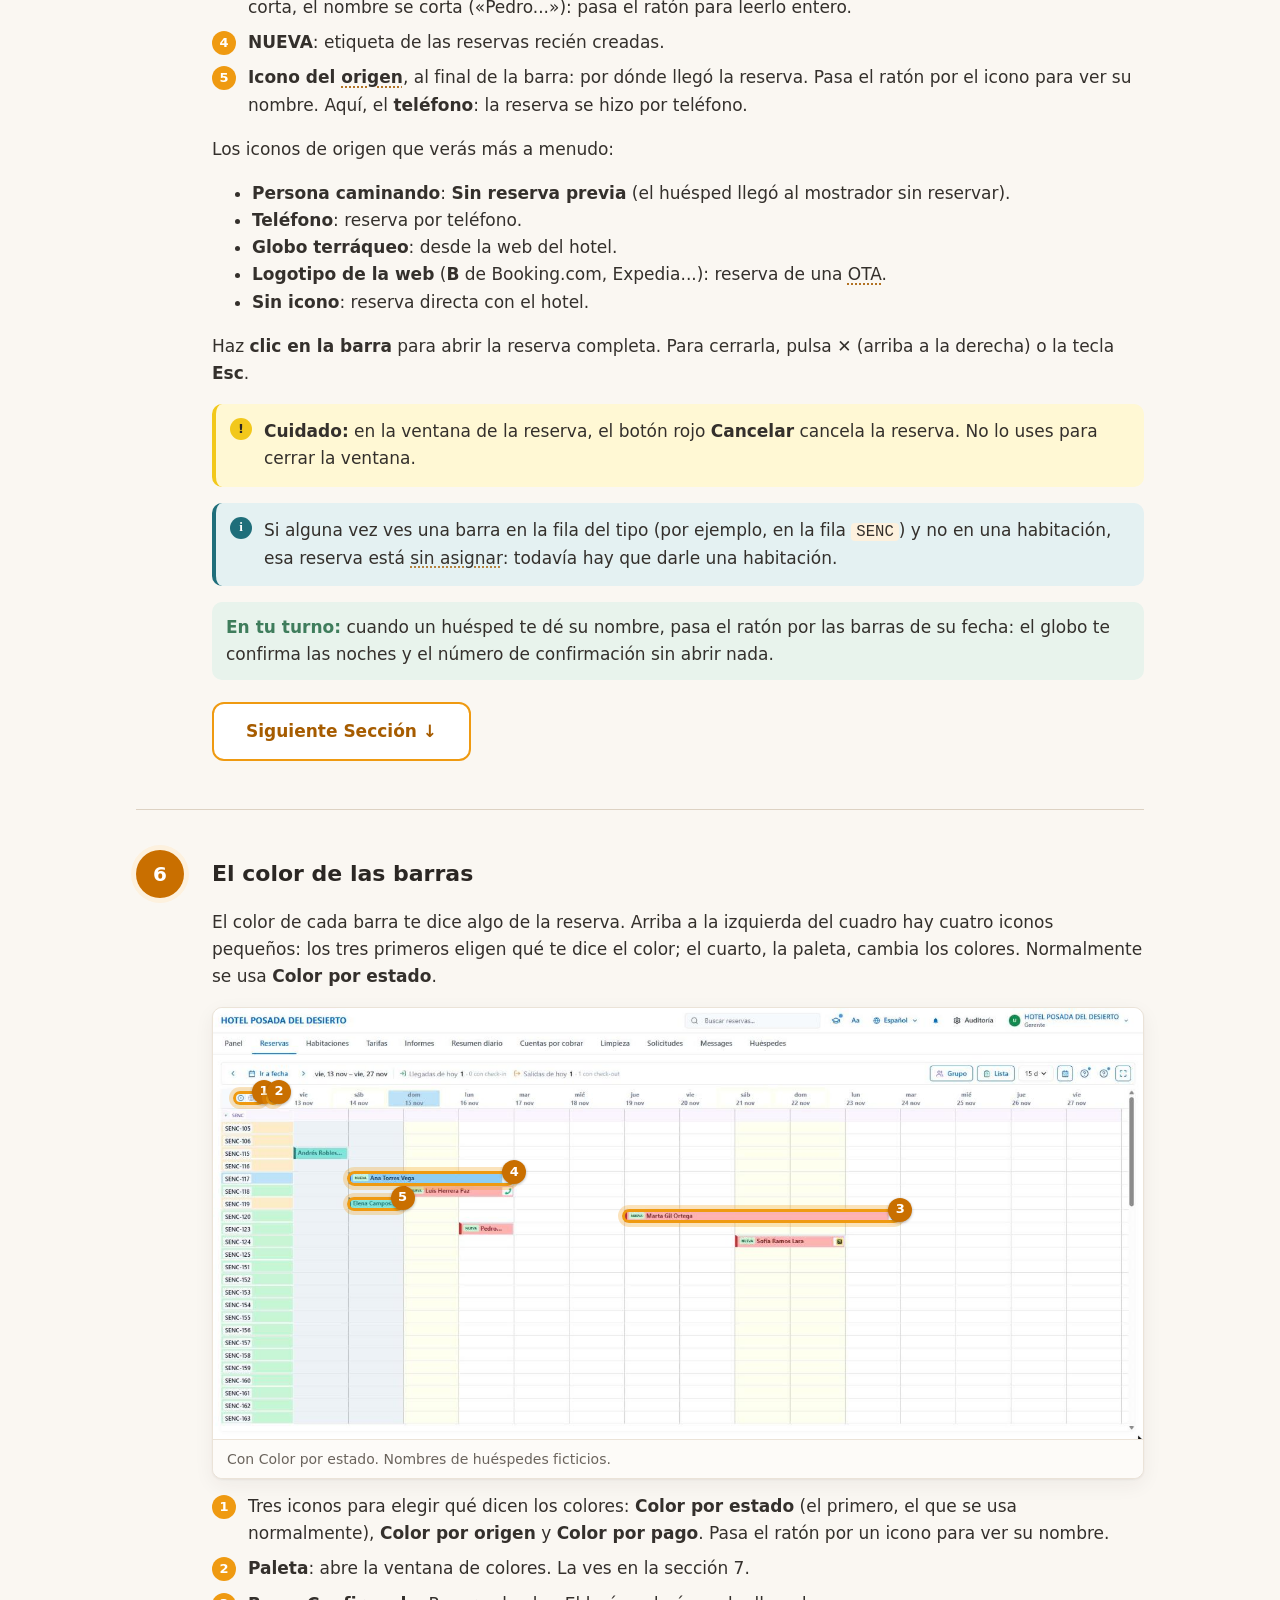
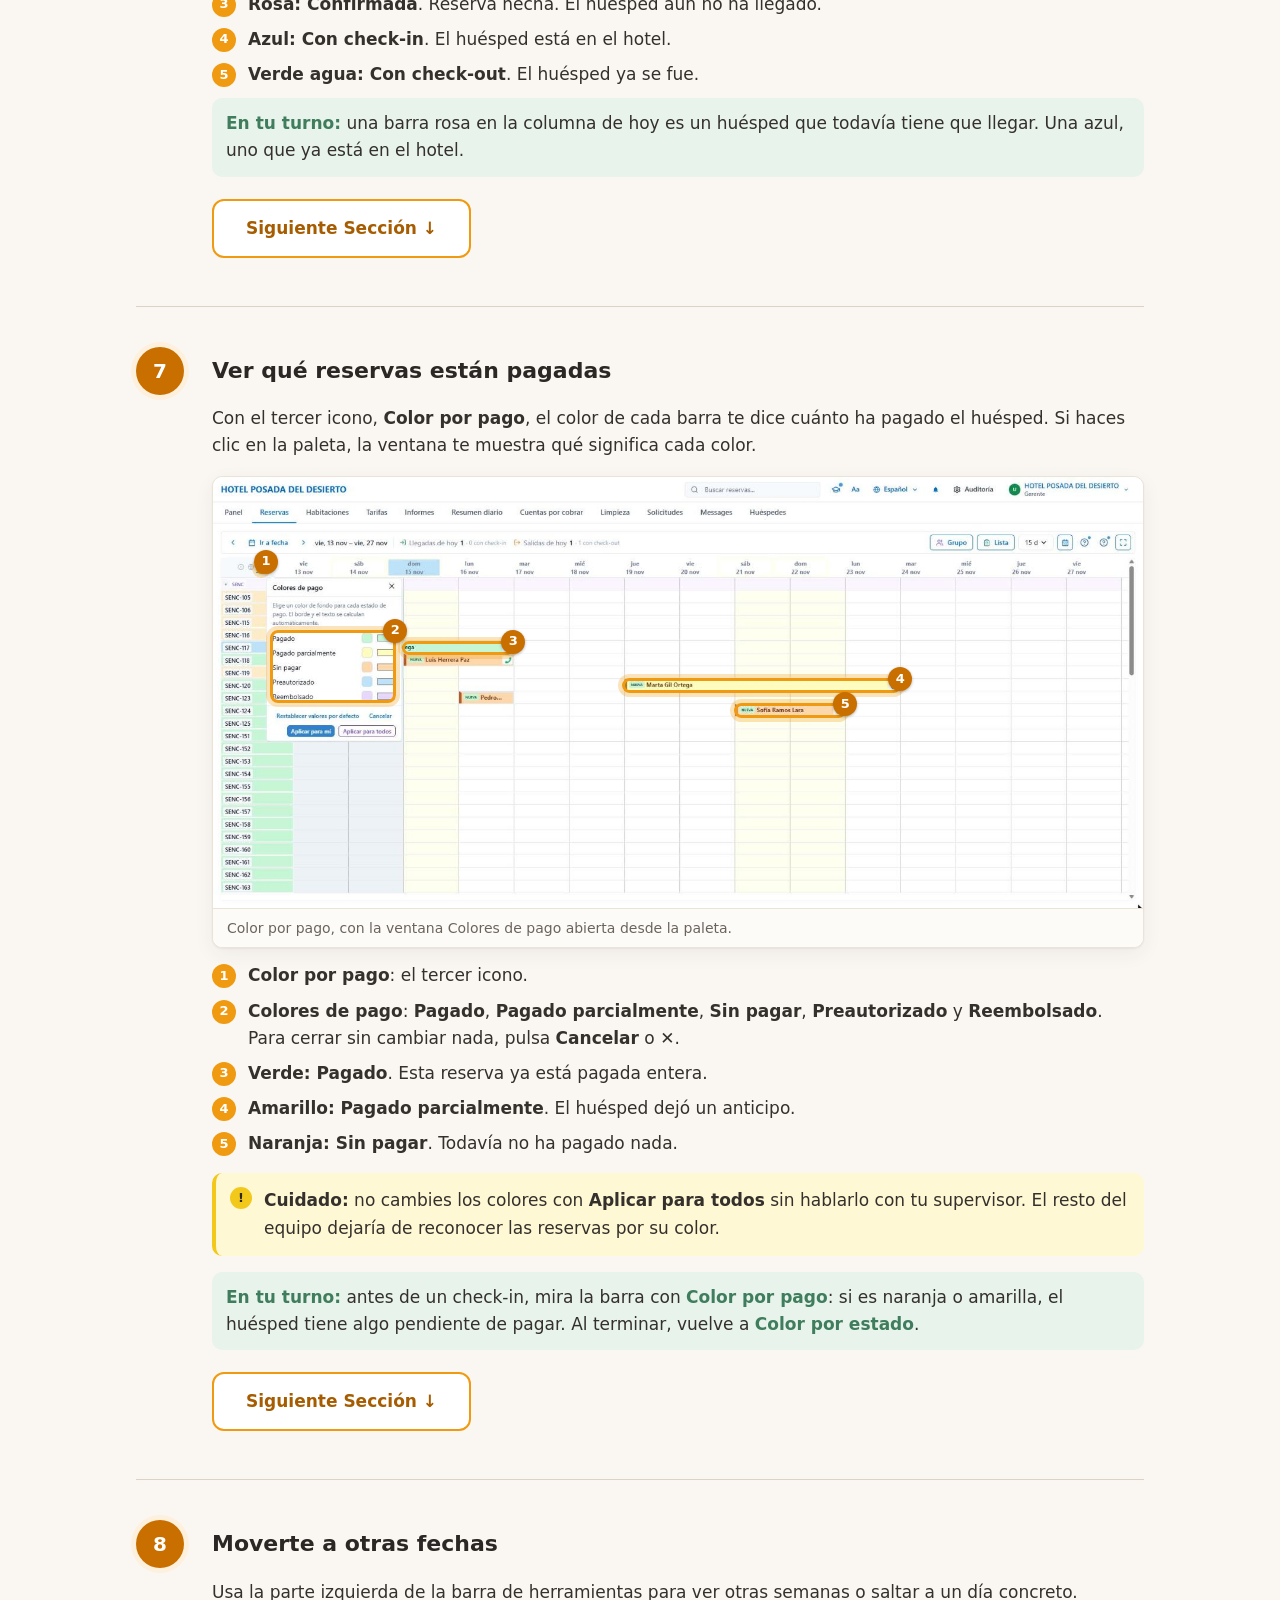
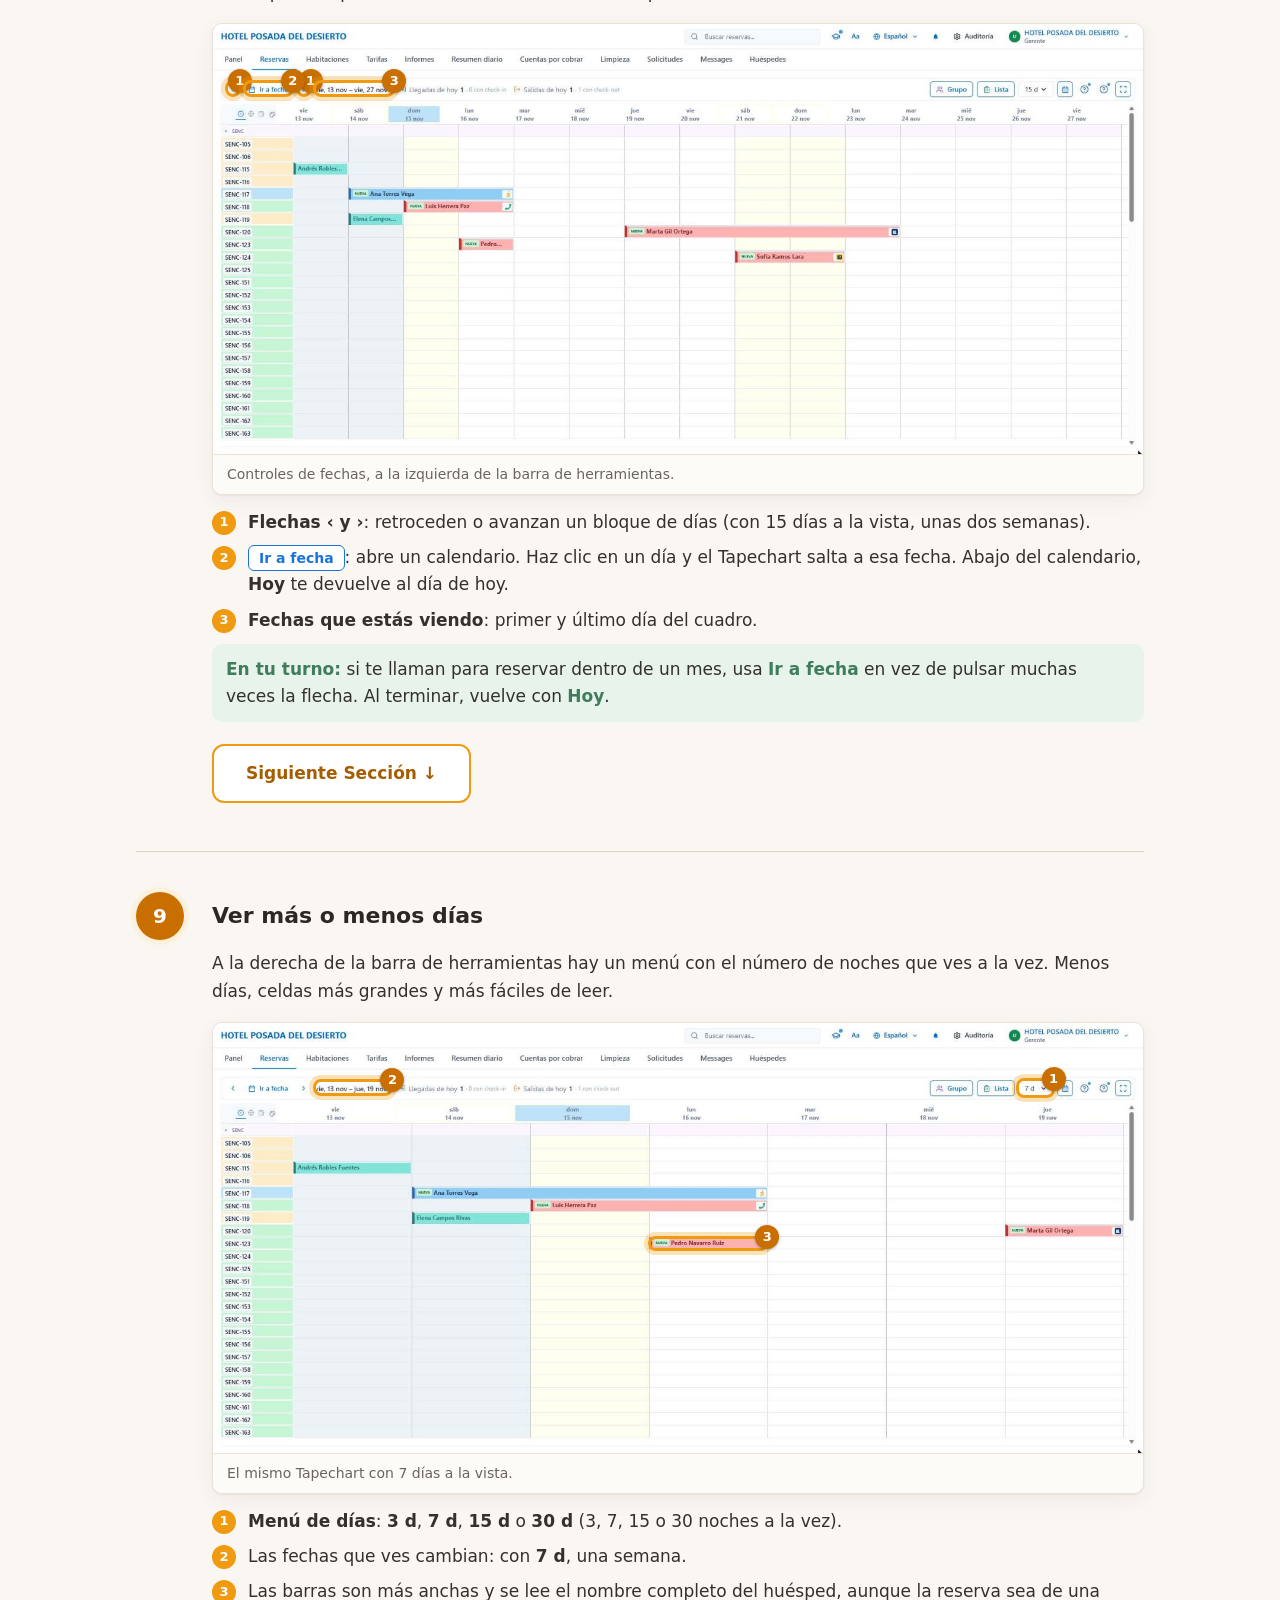
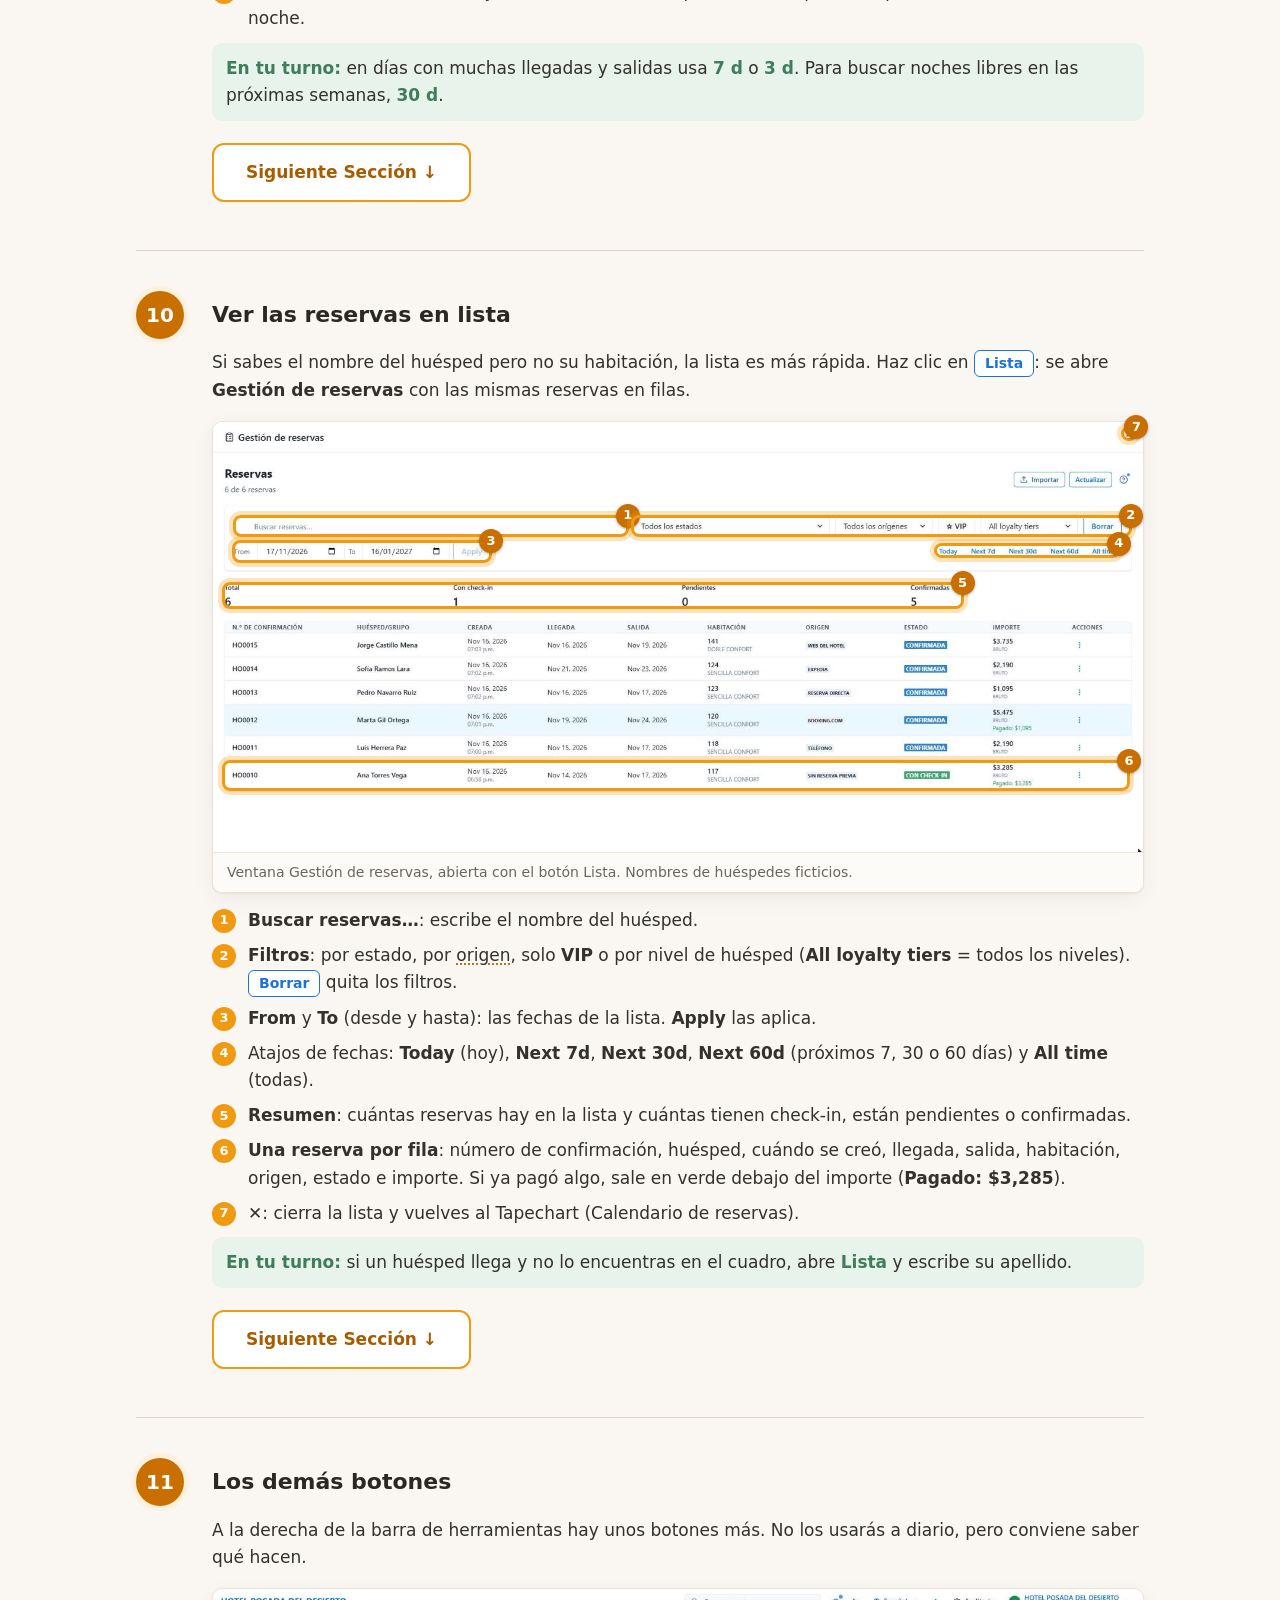
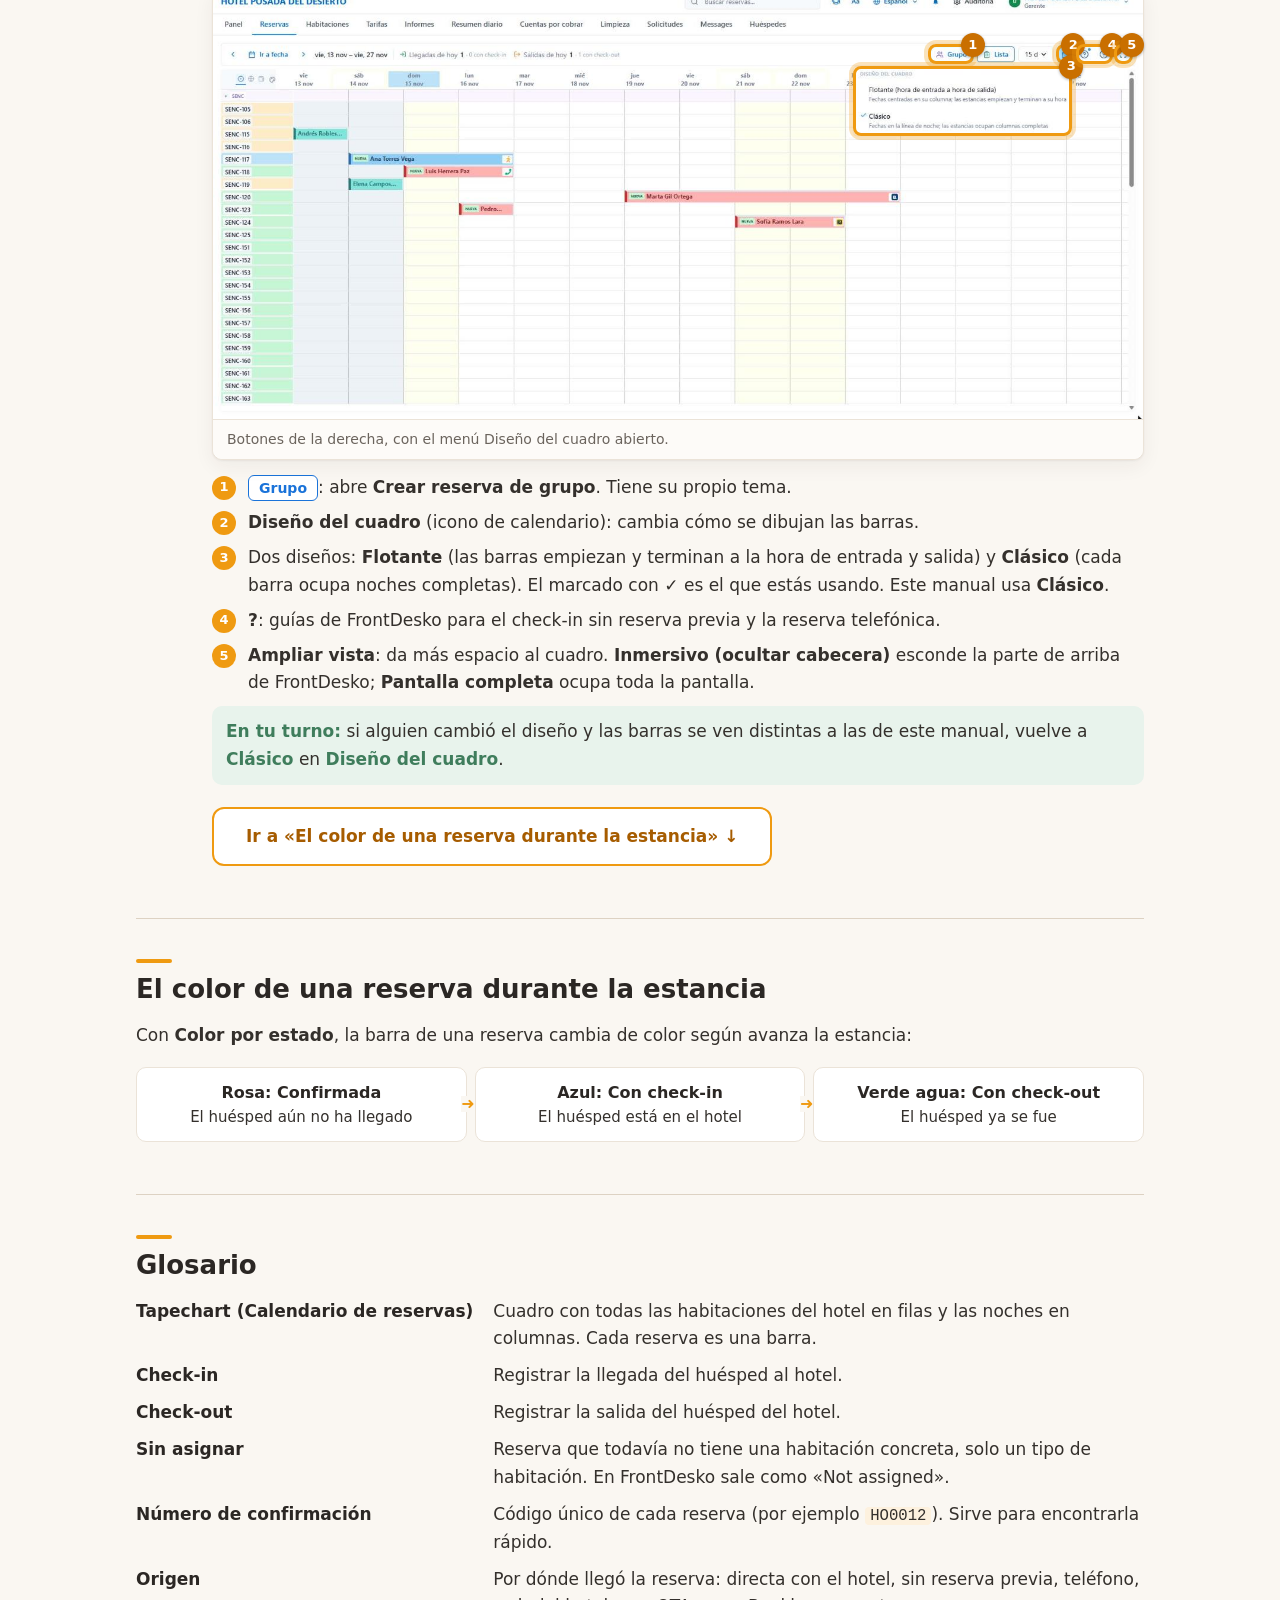
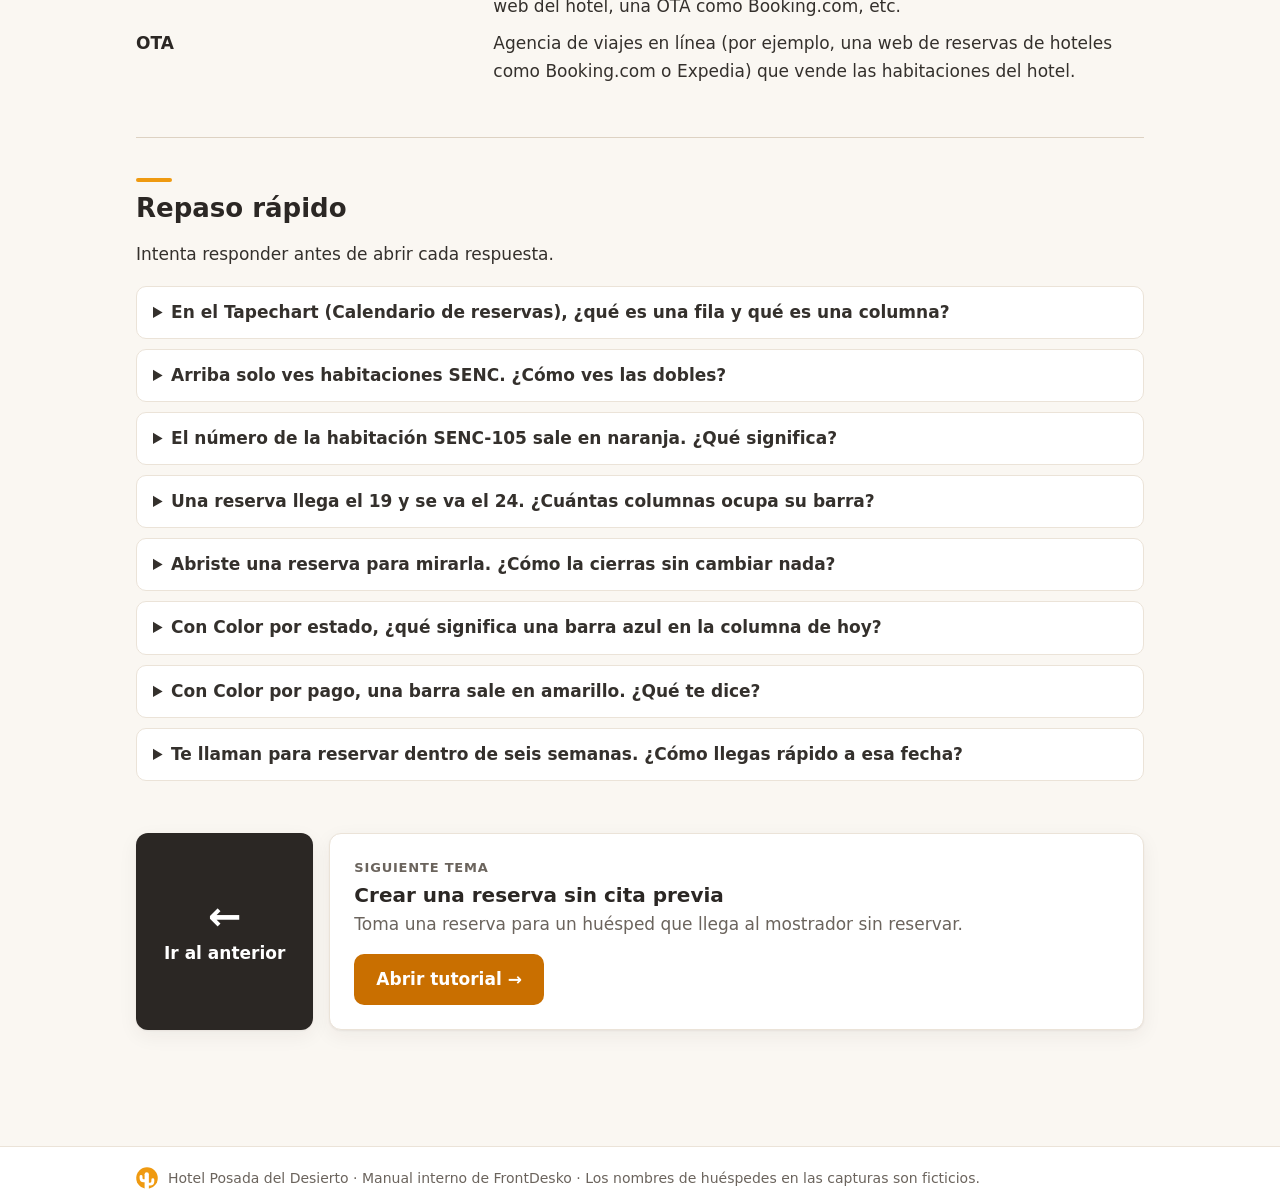
<file: 03-entender-el-tapechart.html>
<!doctype html>
<html lang="es">
<head>
<meta charset="utf-8">
<meta name="viewport" content="width=device-width, initial-scale=1">
<title>Entender el Tapechart · Capacitación</title>
<link rel="icon" href="img/logo.svg">
<link rel="stylesheet" href="css/estilos.css">
<script src="js/anotaciones.js" defer></script>
<script src="js/visor.js" defer></script>
<script src="js/secciones.js" defer></script>
</head>
<body>

<header class="marca-hotel">
  <div class="contenedor">
    <a class="identidad" href="index.html">
      <img src="img/logo.svg" alt="Logotipo Hotel Posada del Desierto">
      <span class="textos">
        <span class="nombre-hotel">Hotel Posada del Desierto</span>
        <span class="separador"></span>
        <span class="sitio">Capacitación FrontDesko</span>
      </span>
    </a>
    <nav><a href="index.html">Todos los temas</a></nav>
  </div>
</header>

<div class="cabecera">
  <div class="contenedor">
    <div class="migas"><a href="index.html">Inicio</a> › Recepción: lo básico</div>
    <span class="etiqueta">Tema 3 · Recepción: lo básico</span>
    <h1>Entender el Tapechart (Calendario de reservas)</h1>
    <p class="lead">El calendario de habitaciones donde se hace casi todo el trabajo de recepción. Aprende a leerlo de un vistazo.</p>
    <div class="fichas">
      <span class="ficha">Nivel: básico</span>
      <span class="ficha">Para: recepción y supervisores</span>
    </div>
  </div>
</div>

<main class="contenedor">

  <section>
    <h2>Lo que vas a aprender</h2>
    <ul class="aprenderas">
      <li>Cómo se lee el Tapechart: habitaciones en filas y noches en columnas.</li>
      <li>Cómo bajar para ver los demás tipos de habitación.</li>
      <li>Qué te dice cada barra de reserva, su color y su icono.</li>
      <li>Cómo moverte a otras fechas y ver más o menos días.</li>
      <li>Cómo ver las mismas reservas en lista y para qué sirven los demás botones.</li>
    </ul>
  </section>

  <section>
    <h2>Cómo empezar</h2>
    <p>Haz clic en la pestaña <span class="pestana-ui">Reservas</span>, la segunda de la fila de arriba. Se abre el <b>Tapechart (Calendario de reservas)</b>: un cuadro con todas las habitaciones del hotel y las noches de las próximas dos semanas.</p>
    <div class="nota"><p>Mirar el Tapechart, pasar el ratón por las barras y cambiar de fechas no cambia nada. Puedes explorarlo sin miedo.</p></div>
  </section>

  <section>
    <h2>Paso a paso</h2>

    <!-- 1. Ubícate -->
    <article class="seccion">
      <div class="num">1</div>
      <div class="cuerpo">
        <h3 class="titulo-seccion">Ubícate en el Tapechart (Calendario de reservas)</h3>
        <p>La pantalla tiene dos partes: arriba, una <b>barra de herramientas</b>; debajo, el <b>cuadro</b> con las habitaciones y las noches.</p>
        <figure class="captura">
          <a href="img/tapechart/01-tapechart.jpg" target="_blank"><div class="lienzo">
            <img src="img/tapechart/01-tapechart.jpg" alt="Tapechart (Calendario de reservas) de FrontDesko: barra de herramientas arriba y cuadro de habitaciones por noches con varias reservas debajo" loading="lazy">
            <span class="marca caja" style="left:4%;top:5.4%;width:5.2%;height:5.7%" data-n="1"></span>
            <span class="marca caja" style="left:1.1%;top:12.9%;width:18.9%;height:4.5%" data-n="2"></span>
            <span class="marca caja" style="left:20.4%;top:13.3%;width:24.3%;height:3.9%" data-n="3"></span>
            <span class="marca caja" style="left:76.9%;top:12.9%;width:22%;height:4.5%" data-n="4"></span>
            <span class="marca caja" style="left:0.6%;top:18.6%;width:97.9%;height:78.3%" data-n="5"></span>
          </div></a>
          <figcaption>Pestaña Reservas: el Tapechart (Calendario de reservas). Reservas de prueba con nombres ficticios.</figcaption>
        </figure>
        <ul class="leyenda">
          <li><span class="n">1</span><span><b>Pestaña Reservas</b>: te trae aquí desde cualquier pantalla.</span></li>
          <li><span class="n">2</span><span><b>Fechas</b>: flechas, <b>Ir a fecha</b> y las fechas que estás viendo. Lo ves en la sección 8.</span></li>
          <li><span class="n">3</span><span><b>Llegadas de hoy</b> y <b>Salidas de hoy</b>: cuántos huéspedes llegan y se van hoy y, en gris, a cuántos ya les hiciste el <span class="termino">check-in</span> o el <span class="termino">check-out</span>.</span></li>
          <li><span class="n">4</span><span><b>Botones</b>: grupo, lista, número de días y vista. Los ves en las secciones 9, 10 y 11.</span></li>
          <li><span class="n">5</span><span><b>El cuadro</b>: cada fila es una habitación y cada columna, una noche. Lo ves en las secciones 2 a 7.</span></li>
        </ul>
        <p class="turno"><b>En tu turno:</b> esta será tu pantalla principal.</p>
      </div>
    </article>

    <!-- 2. Filas -->
    <article class="seccion">
      <div class="num">2</div>
      <div class="cuerpo">
        <h3 class="titulo-seccion">Las filas: habitaciones</h3>
        <p>A la izquierda está la lista de habitaciones, agrupadas por <b>tipo de habitación</b>. El color del número te dice cómo está cada habitación.</p>
        <figure class="captura">
          <a href="img/tapechart/01-tapechart.jpg" target="_blank"><div class="lienzo">
            <img src="img/tapechart/01-tapechart.jpg" alt="Columna de habitaciones del Tapechart: fila del tipo SENC y habitaciones en verde, naranja o azul" loading="lazy">
            <span class="marca caja" style="left:0.6%;top:23.3%;width:8.2%;height:3%" data-n="1"></span>
            <span class="marca caja" style="left:0.6%;top:41%;width:8.2%;height:2.9%" data-n="2"></span>
            <span class="marca caja" style="left:0.6%;top:26.4%;width:8.2%;height:5.8%" data-n="3"></span>
            <span class="marca caja" style="left:0.6%;top:38.1%;width:8.2%;height:2.9%" data-n="4"></span>
          </div></a>
          <figcaption>Columna de habitaciones, tipo SENC.</figcaption>
        </figure>
        <ul class="leyenda">
          <li><span class="n">1</span><span><b>Fila del tipo de habitación</b>: encabeza cada grupo. <code>SENC</code> es Sencilla Confort.</span></li>
          <li><span class="n">2</span><span><b>Cada fila es una habitación.</b> <code>SENC-118</code> es la sencilla 118. En <b>verde</b>, está limpia y lista. Su barra rosa es un huésped que llega hoy y aún no tiene el check-in: la habitación lo está esperando.</span></li>
          <li><span class="n">3</span><span>En <b>naranja</b>, la habitación está <b>por limpiar</b>. Aquí, la 105 y la 106.</span></li>
          <li><span class="n">4</span><span>En <b>azul</b>, está <b>ocupada</b>: el huésped ya hizo el check-in. Aquí, la 117: su barra azul empieza el sábado 14, el día que llegó e hizo el check-in, y termina el lunes 16, su última noche. El check-out le toca el martes 17.</span></li>
        </ul>
        <p class="turno"><b>En tu turno:</b> antes de dar una habitación a un huésped que llega, mira que su número esté en <b>verde</b>. Si está en naranja, pregunta a ama de llaves cuándo estará lista.</p>
      </div>
    </article>

    <!-- 3. Otros tipos -->
    <article class="seccion">
      <div class="num">3</div>
      <div class="cuerpo">
        <h3 class="titulo-seccion">Ver los demás tipos de habitación</h3>
        <p>Al abrir el Tapechart solo ves el primer tipo de habitación (<code>SENC</code>). Los demás están más abajo. Para verlos, <b>baja con la rueda del ratón</b> con el puntero sobre el cuadro, o <b>arrastra hacia abajo la barra de desplazamiento</b> de la derecha.</p>
        <figure class="captura">
          <a href="img/tapechart/02-otros-tipos.jpg" target="_blank"><div class="lienzo">
            <img src="img/tapechart/02-otros-tipos.jpg" alt="Tapechart desplazado hacia abajo: final del tipo SENC, tipo DOBL con una reserva en DOBL-141 y comienzo del tipo SE01; barra de desplazamiento a la derecha" loading="lazy">
            <span class="marca caja" style="left:98.1%;top:33.5%;width:1.3%;height:27%" data-n="1"></span>
            <span class="marca caja" style="left:0.6%;top:53.4%;width:8.2%;height:3%" data-n="2"></span>
            <span class="marca caja" style="left:26.2%;top:59%;width:18.2%;height:3.6%" data-n="3"></span>
            <span class="marca caja" style="left:0.6%;top:93.3%;width:8.2%;height:3%" data-n="4"></span>
          </div></a>
          <figcaption>El mismo Tapechart, un poco más abajo. Nombre del huésped ficticio.</figcaption>
        </figure>
        <ul class="leyenda">
          <li><span class="n">1</span><span><b>Barra de desplazamiento</b>: a la derecha del cuadro. Arrástrala hacia abajo, o usa la rueda del ratón, para bajar por todas las habitaciones.</span></li>
          <li><span class="n">2</span><span><b>Fila de otro tipo de habitación</b>: <code>DOBL</code> es Doble Confort. Debajo van sus habitaciones (<code>DOBL-140</code>, <code>DOBL-141</code>...).</span></li>
          <li><span class="n">3</span><span>Las <b>reservas</b> de esas habitaciones se ven igual que arriba: aquí, una de 3 noches en la <code>DOBL-141</code>.</span></li>
          <li><span class="n">4</span><span><b>Siguiente tipo</b>: <code>SE01</code>. Sigue bajando y verás todos: <code>SENC</code>, <code>DOBL</code>, <code>SE01</code>, <code>DO01</code>, <code>JRSU</code>, <code>MAST</code> y <code>DO02</code>.</span></li>
        </ul>
        <div class="nota"><p>La barra de herramientas y la fila de fechas se quedan fijas arriba mientras bajas: siempre sabes qué noche estás mirando.</p></div>
        <p class="turno"><b>En tu turno:</b> si un huésped pide una doble y arriba solo ves sencillas, no está todo ocupado: baja hasta su tipo de habitación.</p>
      </div>
    </article>

    <!-- 4. Columnas -->
    <article class="seccion">
      <div class="num">4</div>
      <div class="cuerpo">
        <h3 class="titulo-seccion">Las columnas: noches</h3>
        <p>Arriba de cada columna está el <b>día de la semana</b> y la <b>fecha</b>. Cada columna es la noche de ese día.</p>
        <figure class="captura">
          <a href="img/tapechart/01-tapechart.jpg" target="_blank"><div class="lienzo">
            <img src="img/tapechart/01-tapechart.jpg" alt="Fila de fechas del Tapechart: hoy en azul, días pasados en gris, fines de semana en amarillo" loading="lazy">
            <span class="marca caja" style="left:18.7%;top:18.9%;width:5.9%;height:4.2%" data-n="1"></span>
            <span class="marca caja" style="left:8.6%;top:23.4%;width:11.9%;height:73%" data-n="2"></span>
            <span class="marca caja" style="left:56.1%;top:19%;width:11.9%;height:77.6%" data-n="3"></span>
            <span class="marca" style="left:41.2%;top:57.2%" data-n="4"></span>
          </div></a>
          <figcaption>Fila de fechas y columnas de noches.</figcaption>
        </figure>
        <ul class="leyenda">
          <li><span class="n">1</span><span><b>Hoy</b>: su fecha sale resaltada en <b>azul</b>.</span></li>
          <li><span class="n">2</span><span><b>Días que ya pasaron</b>: sus columnas salen en <b>gris</b>.</span></li>
          <li><span class="n">3</span><span><b>Fin de semana</b>: las columnas de sábado y domingo salen en <b>amarillo claro</b>.</span></li>
          <li><span class="n">4</span><span>Cada <b>celda vacía</b> es una noche libre en esa habitación: la puedes vender.</span></li>
        </ul>
        <p class="turno"><b>En tu turno:</b> si un cliente pregunta por disponibilidad, busca en la columna de su fecha una celda vacía en el tipo de habitación que pide.</p>
      </div>
    </article>

    <!-- 5. Barras -->
    <article class="seccion">
      <div class="num">5</div>
      <div class="cuerpo">
        <h3 class="titulo-seccion">Las barras: reservas</h3>
        <p>Cada <b>barra de color</b> es una reserva, en la fila de su habitación. Empieza en la noche de llegada y termina en la última noche: la columna del día de salida queda libre. Pasa el ratón por encima para ver sus datos.</p>
        <figure class="captura">
          <a href="img/tapechart/03-globo.jpg" target="_blank"><div class="lienzo">
            <img src="img/tapechart/03-globo.jpg" alt="Globo con los datos de la reserva de Marta Gil Ortega sobre su barra de 5 noches en la SENC-120" loading="lazy">
            <span class="marca caja" style="left:44%;top:46.6%;width:30%;height:3.4%" data-n="1"></span>
            <span class="marca caja" style="left:52.4%;top:30.6%;width:13.3%;height:15.4%" data-n="2"></span>
            <span class="marca caja" style="left:26.2%;top:49.5%;width:6.3%;height:3.4%" data-n="3"></span>
            <span class="marca" style="left:57.3%;top:54%" data-n="4"></span>
            <span class="marca" style="left:31.7%;top:42.4%" data-n="5"></span>
          </div></a>
          <figcaption>Globo de una reserva al pasar el ratón. Nombres de huéspedes ficticios.</figcaption>
        </figure>
        <ul class="leyenda">
          <li><span class="n">1</span><span><b>Barra de una estancia larga</b>: llega el jueves 19 y se va el martes 24. Ocupa 5 columnas, una por noche (del 19 al 23).</span></li>
          <li><span class="n">2</span><span><b>Globo</b>: sale al pasar el ratón. Te dice huésped, fechas y noches, personas, importe y <span class="termino">número de confirmación</span> (<code>HO0012</code>).</span></li>
          <li><span class="n">3</span><span><b>Barra de una noche</b>: llega el lunes 16 y se va el 17, así que ocupa solo la columna del 16. Como es corta, el nombre se corta («Pedro...»): pasa el ratón para leerlo entero.</span></li>
          <li><span class="n">4</span><span><b>NUEVA</b>: etiqueta de las reservas recién creadas.</span></li>
          <li><span class="n">5</span><span><b>Icono del <span class="termino">origen</span></b>, al final de la barra: por dónde llegó la reserva. Pasa el ratón por el icono para ver su nombre. Aquí, el <b>teléfono</b>: la reserva se hizo por teléfono.</span></li>
        </ul>
        <p>Los iconos de origen que verás más a menudo:</p>
        <ul>
          <li><b>Persona caminando</b>: <b>Sin reserva previa</b> (el huésped llegó al mostrador sin reservar).</li>
          <li><b>Teléfono</b>: reserva por teléfono.</li>
          <li><b>Globo terráqueo</b>: desde la web del hotel.</li>
          <li><b>Logotipo de la web</b> (<b>B</b> de Booking.com, Expedia...): reserva de una <span class="termino">OTA</span>.</li>
          <li><b>Sin icono</b>: reserva directa con el hotel.</li>
        </ul>
        <p>Haz <b>clic en la barra</b> para abrir la reserva completa. Para cerrarla, pulsa <b>✕</b> (arriba a la derecha) o la tecla <b>Esc</b>.</p>
        <div class="nota ojo"><p><b>Cuidado:</b> en la ventana de la reserva, el botón rojo <b>Cancelar</b> cancela la reserva. No lo uses para cerrar la ventana.</p></div>
        <div class="nota"><p>Si alguna vez ves una barra en la fila del tipo (por ejemplo, en la fila <code>SENC</code>) y no en una habitación, esa reserva está <span class="termino">sin asignar</span>: todavía hay que darle una habitación.</p></div>
        <p class="turno"><b>En tu turno:</b> cuando un huésped te dé su nombre, pasa el ratón por las barras de su fecha: el globo te confirma las noches y el número de confirmación sin abrir nada.</p>
      </div>
    </article>

    <!-- 6. Colores -->
    <article class="seccion">
      <div class="num">6</div>
      <div class="cuerpo">
        <h3 class="titulo-seccion">El color de las barras</h3>
        <p>El color de cada barra te dice algo de la reserva. Arriba a la izquierda del cuadro hay cuatro iconos pequeños: los tres primeros eligen qué te dice el color; el cuarto, la paleta, cambia los colores. Normalmente se usa <b>Color por estado</b>.</p>
        <figure class="captura">
          <a href="img/tapechart/01-tapechart.jpg" target="_blank"><div class="lienzo">
            <img src="img/tapechart/01-tapechart.jpg" alt="Iconos de color del Tapechart y barras rosas, azul y verde agua según el estado de la reserva" loading="lazy">
            <span class="marca caja" style="left:2.2%;top:19.2%;width:3.4%;height:3.4%" data-n="1"></span>
            <span class="marca caja" style="left:5.7%;top:19.2%;width:1.5%;height:3.4%" data-n="2"></span>
            <span class="marca caja" style="left:44%;top:46.6%;width:30%;height:3.4%" data-n="3"></span>
            <span class="marca caja" style="left:14.4%;top:37.9%;width:18.1%;height:3.3%" data-n="4"></span>
            <span class="marca caja" style="left:14.4%;top:43.8%;width:6.1%;height:3.3%" data-n="5"></span>
          </div></a>
          <figcaption>Con Color por estado. Nombres de huéspedes ficticios.</figcaption>
        </figure>
        <ul class="leyenda">
          <li><span class="n">1</span><span>Tres iconos para elegir qué dicen los colores: <b>Color por estado</b> (el primero, el que se usa normalmente), <b>Color por origen</b> y <b>Color por pago</b>. Pasa el ratón por un icono para ver su nombre.</span></li>
          <li><span class="n">2</span><span><b>Paleta</b>: abre la ventana de colores. La ves en la sección 7.</span></li>
          <li><span class="n">3</span><span><b>Rosa: Confirmada</b>. Reserva hecha. El huésped aún no ha llegado.</span></li>
          <li><span class="n">4</span><span><b>Azul: Con check-in</b>. El huésped está en el hotel.</span></li>
          <li><span class="n">5</span><span><b>Verde agua: Con check-out</b>. El huésped ya se fue.</span></li>
        </ul>
        <p class="turno"><b>En tu turno:</b> una barra rosa en la columna de hoy es un huésped que todavía tiene que llegar. Una azul, uno que ya está en el hotel.</p>
      </div>
    </article>

    <!-- 7. Color por pago -->
    <article class="seccion">
      <div class="num">7</div>
      <div class="cuerpo">
        <h3 class="titulo-seccion">Ver qué reservas están pagadas</h3>
        <p>Con el tercer icono, <b>Color por pago</b>, el color de cada barra te dice cuánto ha pagado el huésped. Si haces clic en la paleta, la ventana te muestra qué significa cada color.</p>
        <figure class="captura">
          <a href="img/tapechart/04-color-pago.jpg" target="_blank"><div class="lienzo">
            <img src="img/tapechart/04-color-pago.jpg" alt="Tapechart con Color por pago y la ventana Colores de pago abierta: Pagado, Pagado parcialmente, Sin pagar, Preautorizado y Reembolsado" loading="lazy">
            <span class="marca caja" style="left:4.6%;top:19.4%;width:1.2%;height:3%" data-n="1"></span>
            <span class="marca caja" style="left:6.1%;top:35.4%;width:13.6%;height:17%" data-n="2"></span>
            <span class="marca caja" style="left:20.3%;top:37.9%;width:12.1%;height:3.3%" data-n="3"></span>
            <span class="marca caja" style="left:44%;top:46.6%;width:30%;height:3.4%" data-n="4"></span>
            <span class="marca caja" style="left:56%;top:52.5%;width:12.1%;height:3.3%" data-n="5"></span>
          </div></a>
          <figcaption>Color por pago, con la ventana Colores de pago abierta desde la paleta.</figcaption>
        </figure>
        <ul class="leyenda">
          <li><span class="n">1</span><span><b>Color por pago</b>: el tercer icono.</span></li>
          <li><span class="n">2</span><span><b>Colores de pago</b>: <b>Pagado</b>, <b>Pagado parcialmente</b>, <b>Sin pagar</b>, <b>Preautorizado</b> y <b>Reembolsado</b>. Para cerrar sin cambiar nada, pulsa <b>Cancelar</b> o <b>✕</b>.</span></li>
          <li><span class="n">3</span><span><b>Verde: Pagado</b>. Esta reserva ya está pagada entera.</span></li>
          <li><span class="n">4</span><span><b>Amarillo: Pagado parcialmente</b>. El huésped dejó un anticipo.</span></li>
          <li><span class="n">5</span><span><b>Naranja: Sin pagar</b>. Todavía no ha pagado nada.</span></li>
        </ul>
        <div class="nota ojo"><p><b>Cuidado:</b> no cambies los colores con <b>Aplicar para todos</b> sin hablarlo con tu supervisor. El resto del equipo dejaría de reconocer las reservas por su color.</p></div>
        <p class="turno"><b>En tu turno:</b> antes de un check-in, mira la barra con <b>Color por pago</b>: si es naranja o amarilla, el huésped tiene algo pendiente de pagar. Al terminar, vuelve a <b>Color por estado</b>.</p>
      </div>
    </article>

    <!-- 8. Fechas -->
    <article class="seccion">
      <div class="num">8</div>
      <div class="cuerpo">
        <h3 class="titulo-seccion">Moverte a otras fechas</h3>
        <p>Usa la parte izquierda de la barra de herramientas para ver otras semanas o saltar a un día concreto.</p>
        <figure class="captura">
          <a href="img/tapechart/01-tapechart.jpg" target="_blank"><div class="lienzo">
            <img src="img/tapechart/01-tapechart.jpg" alt="Flechas de fechas, botón Ir a fecha y rango de fechas visible en la barra de herramientas del Tapechart" loading="lazy">
            <span class="marca caja" style="left:1.3%;top:13.1%;width:1.7%;height:4%" data-n="1"></span>
            <span class="marca caja" style="left:8.9%;top:13.1%;width:1.7%;height:4%" data-n="1"></span>
            <span class="marca caja" style="left:3.2%;top:13.1%;width:5.5%;height:4%" data-n="2"></span>
            <span class="marca caja" style="left:10.7%;top:13.1%;width:8.9%;height:4%" data-n="3"></span>
          </div></a>
          <figcaption>Controles de fechas, a la izquierda de la barra de herramientas.</figcaption>
        </figure>
        <ul class="leyenda">
          <li><span class="n">1</span><span><b>Flechas ‹ y ›</b>: retroceden o avanzan un bloque de días (con 15 días a la vista, unas dos semanas).</span></li>
          <li><span class="n">2</span><span><span class="boton-ui borde">Ir a fecha</span>: abre un calendario. Haz clic en un día y el Tapechart salta a esa fecha. Abajo del calendario, <b>Hoy</b> te devuelve al día de hoy.</span></li>
          <li><span class="n">3</span><span><b>Fechas que estás viendo</b>: primer y último día del cuadro.</span></li>
        </ul>
        <p class="turno"><b>En tu turno:</b> si te llaman para reservar dentro de un mes, usa <b>Ir a fecha</b> en vez de pulsar muchas veces la flecha. Al terminar, vuelve con <b>Hoy</b>.</p>
      </div>
    </article>

    <!-- 9. Días -->
    <article class="seccion">
      <div class="num">9</div>
      <div class="cuerpo">
        <h3 class="titulo-seccion">Ver más o menos días</h3>
        <p>A la derecha de la barra de herramientas hay un menú con el número de noches que ves a la vez. Menos días, celdas más grandes y más fáciles de leer.</p>
        <figure class="captura">
          <a href="img/tapechart/05-siete-dias.jpg" target="_blank"><div class="lienzo">
            <img src="img/tapechart/05-siete-dias.jpg" alt="Tapechart con 7 días a la vista: columnas más anchas y el nombre completo en las barras de reserva" loading="lazy">
            <span class="marca caja" style="left:86.3%;top:12.9%;width:4.2%;height:4.5%" data-n="1"></span>
            <span class="marca caja" style="left:10.7%;top:13.1%;width:8.7%;height:4%" data-n="2"></span>
            <span class="marca caja" style="left:46.8%;top:49.6%;width:12.9%;height:3.4%" data-n="3"></span>
          </div></a>
          <figcaption>El mismo Tapechart con 7 días a la vista.</figcaption>
        </figure>
        <ul class="leyenda">
          <li><span class="n">1</span><span><b>Menú de días</b>: <b>3 d</b>, <b>7 d</b>, <b>15 d</b> o <b>30 d</b> (3, 7, 15 o 30 noches a la vez).</span></li>
          <li><span class="n">2</span><span>Las fechas que ves cambian: con <b>7 d</b>, una semana.</span></li>
          <li><span class="n">3</span><span>Las barras son más anchas y se lee el nombre completo del huésped, aunque la reserva sea de una noche.</span></li>
        </ul>
        <p class="turno"><b>En tu turno:</b> en días con muchas llegadas y salidas usa <b>7 d</b> o <b>3 d</b>. Para buscar noches libres en las próximas semanas, <b>30 d</b>.</p>
      </div>
    </article>

    <!-- 10. Lista -->
    <article class="seccion">
      <div class="num">10</div>
      <div class="cuerpo">
        <h3 class="titulo-seccion">Ver las reservas en lista</h3>
        <p>Si sabes el nombre del huésped pero no su habitación, la lista es más rápida. Haz clic en <span class="boton-ui borde">Lista</span>: se abre <b>Gestión de reservas</b> con las mismas reservas en filas.</p>
        <figure class="captura">
          <a href="img/tapechart/06-lista.jpg" target="_blank"><div class="lienzo">
            <img src="img/tapechart/06-lista.jpg" alt="Ventana Gestión de reservas con buscador, filtros, fechas, resumen y seis reservas" loading="lazy">
            <span class="marca caja" style="left:2.2%;top:21.6%;width:42.5%;height:5.1%" data-n="1"></span>
            <span class="marca caja" style="left:44.9%;top:21.6%;width:53.9%;height:5.1%" data-n="2"></span>
            <span class="marca caja" style="left:2%;top:27.5%;width:28%;height:5.2%" data-n="3"></span>
            <span class="marca caja" style="left:77.5%;top:28.1%;width:20%;height:3.6%" data-n="4"></span>
            <span class="marca caja" style="left:1%;top:37.2%;width:79.7%;height:6.3%" data-n="5"></span>
            <span class="marca caja" style="left:1%;top:78.5%;width:97.6%;height:7.2%" data-n="6"></span>
            <span class="marca caja" style="left:97.6%;top:1%;width:1.8%;height:3.4%" data-n="7"></span>
          </div></a>
          <figcaption>Ventana Gestión de reservas, abierta con el botón Lista. Nombres de huéspedes ficticios.</figcaption>
        </figure>
        <ul class="leyenda">
          <li><span class="n">1</span><span><b>Buscar reservas…</b>: escribe el nombre del huésped.</span></li>
          <li><span class="n">2</span><span><b>Filtros</b>: por estado, por <span class="termino">origen</span>, solo <b>VIP</b> o por nivel de huésped (<b>All loyalty tiers</b> = todos los niveles). <span class="boton-ui borde">Borrar</span> quita los filtros.</span></li>
          <li><span class="n">3</span><span><b>From</b> y <b>To</b> (desde y hasta): las fechas de la lista. <b>Apply</b> las aplica.</span></li>
          <li><span class="n">4</span><span>Atajos de fechas: <b>Today</b> (hoy), <b>Next 7d</b>, <b>Next 30d</b>, <b>Next 60d</b> (próximos 7, 30 o 60 días) y <b>All time</b> (todas).</span></li>
          <li><span class="n">5</span><span><b>Resumen</b>: cuántas reservas hay en la lista y cuántas tienen check-in, están pendientes o confirmadas.</span></li>
          <li><span class="n">6</span><span><b>Una reserva por fila</b>: número de confirmación, huésped, cuándo se creó, llegada, salida, habitación, origen, estado e importe. Si ya pagó algo, sale en verde debajo del importe (<b>Pagado: $3,285</b>).</span></li>
          <li><span class="n">7</span><span><b>✕</b>: cierra la lista y vuelves al Tapechart (Calendario de reservas).</span></li>
        </ul>
        <p class="turno"><b>En tu turno:</b> si un huésped llega y no lo encuentras en el cuadro, abre <b>Lista</b> y escribe su apellido.</p>
      </div>
    </article>

    <!-- 11. Otros botones -->
    <article class="seccion">
      <div class="num">11</div>
      <div class="cuerpo">
        <h3 class="titulo-seccion">Los demás botones</h3>
        <p>A la derecha de la barra de herramientas hay unos botones más. No los usarás a diario, pero conviene saber qué hacen.</p>
        <figure class="captura">
          <a href="img/tapechart/07-botones-derecha.jpg" target="_blank"><div class="lienzo">
            <img src="img/tapechart/07-botones-derecha.jpg" alt="Botones Grupo, Lista, número de días, Diseño del cuadro con su menú abierto, guías y Ampliar vista" loading="lazy">
            <span class="marca caja" style="left:76.9%;top:12.9%;width:4.9%;height:4.5%" data-n="1"></span>
            <span class="marca caja" style="left:90.6%;top:12.9%;width:2%;height:4.5%" data-n="2"></span>
            <span class="marca caja" style="left:68.8%;top:17.8%;width:23.6%;height:16.4%" data-n="3"></span>
            <span class="marca caja" style="left:92.8%;top:12.9%;width:4%;height:4.5%" data-n="4"></span>
            <span class="marca caja" style="left:96.9%;top:12.9%;width:2%;height:4.5%" data-n="5"></span>
          </div></a>
          <figcaption>Botones de la derecha, con el menú Diseño del cuadro abierto.</figcaption>
        </figure>
        <ul class="leyenda">
          <li><span class="n">1</span><span><span class="boton-ui borde">Grupo</span>: abre <b>Crear reserva de grupo</b>. Tiene su propio tema.</span></li>
          <li><span class="n">2</span><span><b>Diseño del cuadro</b> (icono de calendario): cambia cómo se dibujan las barras.</span></li>
          <li><span class="n">3</span><span>Dos diseños: <b>Flotante</b> (las barras empiezan y terminan a la hora de entrada y salida) y <b>Clásico</b> (cada barra ocupa noches completas). El marcado con <b>✓</b> es el que estás usando. Este manual usa <b>Clásico</b>.</span></li>
          <li><span class="n">4</span><span><b>?</b>: guías de FrontDesko para el check-in sin reserva previa y la reserva telefónica.</span></li>
          <li><span class="n">5</span><span><b>Ampliar vista</b>: da más espacio al cuadro. <b>Inmersivo (ocultar cabecera)</b> esconde la parte de arriba de FrontDesko; <b>Pantalla completa</b> ocupa toda la pantalla.</span></li>
        </ul>
        <p class="turno"><b>En tu turno:</b> si alguien cambió el diseño y las barras se ven distintas a las de este manual, vuelve a <b>Clásico</b> en <b>Diseño del cuadro</b>.</p>
      </div>
    </article>
  </section>

  <section>
    <h2>El color de una reserva durante la estancia</h2>
    <p>Con <b>Color por estado</b>, la barra de una reserva cambia de color según avanza la estancia:</p>
    <ol class="flujo">
      <li><b>Rosa: Confirmada</b>El huésped aún no ha llegado</li>
      <li><b>Azul: Con check-in</b>El huésped está en el hotel</li>
      <li><b>Verde agua: Con check-out</b>El huésped ya se fue</li>
    </ol>
  </section>

  <section>
    <h2>Glosario</h2>
    <dl class="glosario">
      <dt>Tapechart (Calendario de reservas)</dt><dd>Cuadro con todas las habitaciones del hotel en filas y las noches en columnas. Cada reserva es una barra.</dd>
      <dt>Check-in</dt><dd>Registrar la llegada del huésped al hotel.</dd>
      <dt>Check-out</dt><dd>Registrar la salida del huésped del hotel.</dd>
      <dt>Sin asignar</dt><dd>Reserva que todavía no tiene una habitación concreta, solo un tipo de habitación. En FrontDesko sale como «Not assigned».</dd>
      <dt>Número de confirmación</dt><dd>Código único de cada reserva (por ejemplo <code>HO0012</code>). Sirve para encontrarla rápido.</dd>
      <dt>Origen</dt><dd>Por dónde llegó la reserva: directa con el hotel, sin reserva previa, teléfono, web del hotel, una OTA como Booking.com, etc.</dd>
      <dt>OTA</dt><dd>Agencia de viajes en línea (por ejemplo, una web de reservas de hoteles como Booking.com o Expedia) que vende las habitaciones del hotel.</dd>
    </dl>
  </section>

  <section>
    <h2>Repaso rápido</h2>
    <p>Intenta responder antes de abrir cada respuesta.</p>
    <details><summary>En el Tapechart (Calendario de reservas), ¿qué es una fila y qué es una columna?</summary>Cada <b>fila</b> es una habitación y cada <b>columna</b>, una noche.</details>
    <details><summary>Arriba solo ves habitaciones SENC. ¿Cómo ves las dobles?</summary>Bajando: con la <b>rueda del ratón</b> sobre el cuadro o arrastrando la <b>barra de desplazamiento</b> de la derecha. Los demás tipos están más abajo.</details>
    <details><summary>El número de la habitación SENC-105 sale en naranja. ¿Qué significa?</summary>Que está <b>por limpiar</b>. En verde significa limpia; en azul, ocupada.</details>
    <details><summary>Una reserva llega el 19 y se va el 24. ¿Cuántas columnas ocupa su barra?</summary><b>Cinco</b>, una por noche: del 19 al 23. La columna del 24, el día de salida, queda libre.</details>
    <details><summary>Abriste una reserva para mirarla. ¿Cómo la cierras sin cambiar nada?</summary>Con <b>✕</b> o la tecla <b>Esc</b>. Nunca con el botón rojo <b>Cancelar</b>: ese cancela la reserva.</details>
    <details><summary>Con <b>Color por estado</b>, ¿qué significa una barra azul en la columna de hoy?</summary>Que el huésped ya tiene el <b>check-in</b> hecho: está en el hotel.</details>
    <details><summary>Con <b>Color por pago</b>, una barra sale en amarillo. ¿Qué te dice?</summary>Que está <b>pagada parcialmente</b>: el huésped dejó un anticipo y le queda algo por pagar.</details>
    <details><summary>Te llaman para reservar dentro de seis semanas. ¿Cómo llegas rápido a esa fecha?</summary>Con <b>Ir a fecha</b>: eliges el día en el calendario y el Tapechart salta allí. Luego vuelves con <b>Hoy</b>.</details>
  </section>

  <nav class="temas-vecinos no-imprimir" aria-label="Otros temas">
    <a class="tema-anterior" href="02-leer-el-panel.html" title="Tema anterior: Leer el Panel"><span class="flecha" aria-hidden="true">←</span>Ir al anterior</a>
    <section class="tarjeta siguiente">
      <div>
        <div style="font-size:13px;color:var(--texto-suave);text-transform:uppercase;letter-spacing:.8px;font-weight:700">Siguiente tema</div>
        <div style="font-size:20px;font-weight:700;color:var(--carbon)">Crear una reserva sin cita previa</div>
        <div style="color:var(--texto-suave)">Toma una reserva para un huésped que llega al mostrador sin reservar.</div>
      </div>
      <a class="boton" href="04-reserva-sin-cita.html">Abrir tutorial →</a>
    </section>
  </nav>

</main>

<footer>
  <div class="contenedor"><img src="img/logo.svg" alt="">Hotel Posada del Desierto · Manual interno de FrontDesko · Los nombres de huéspedes en las capturas son ficticios.</div>
</footer>

</body>
</html>
</file>
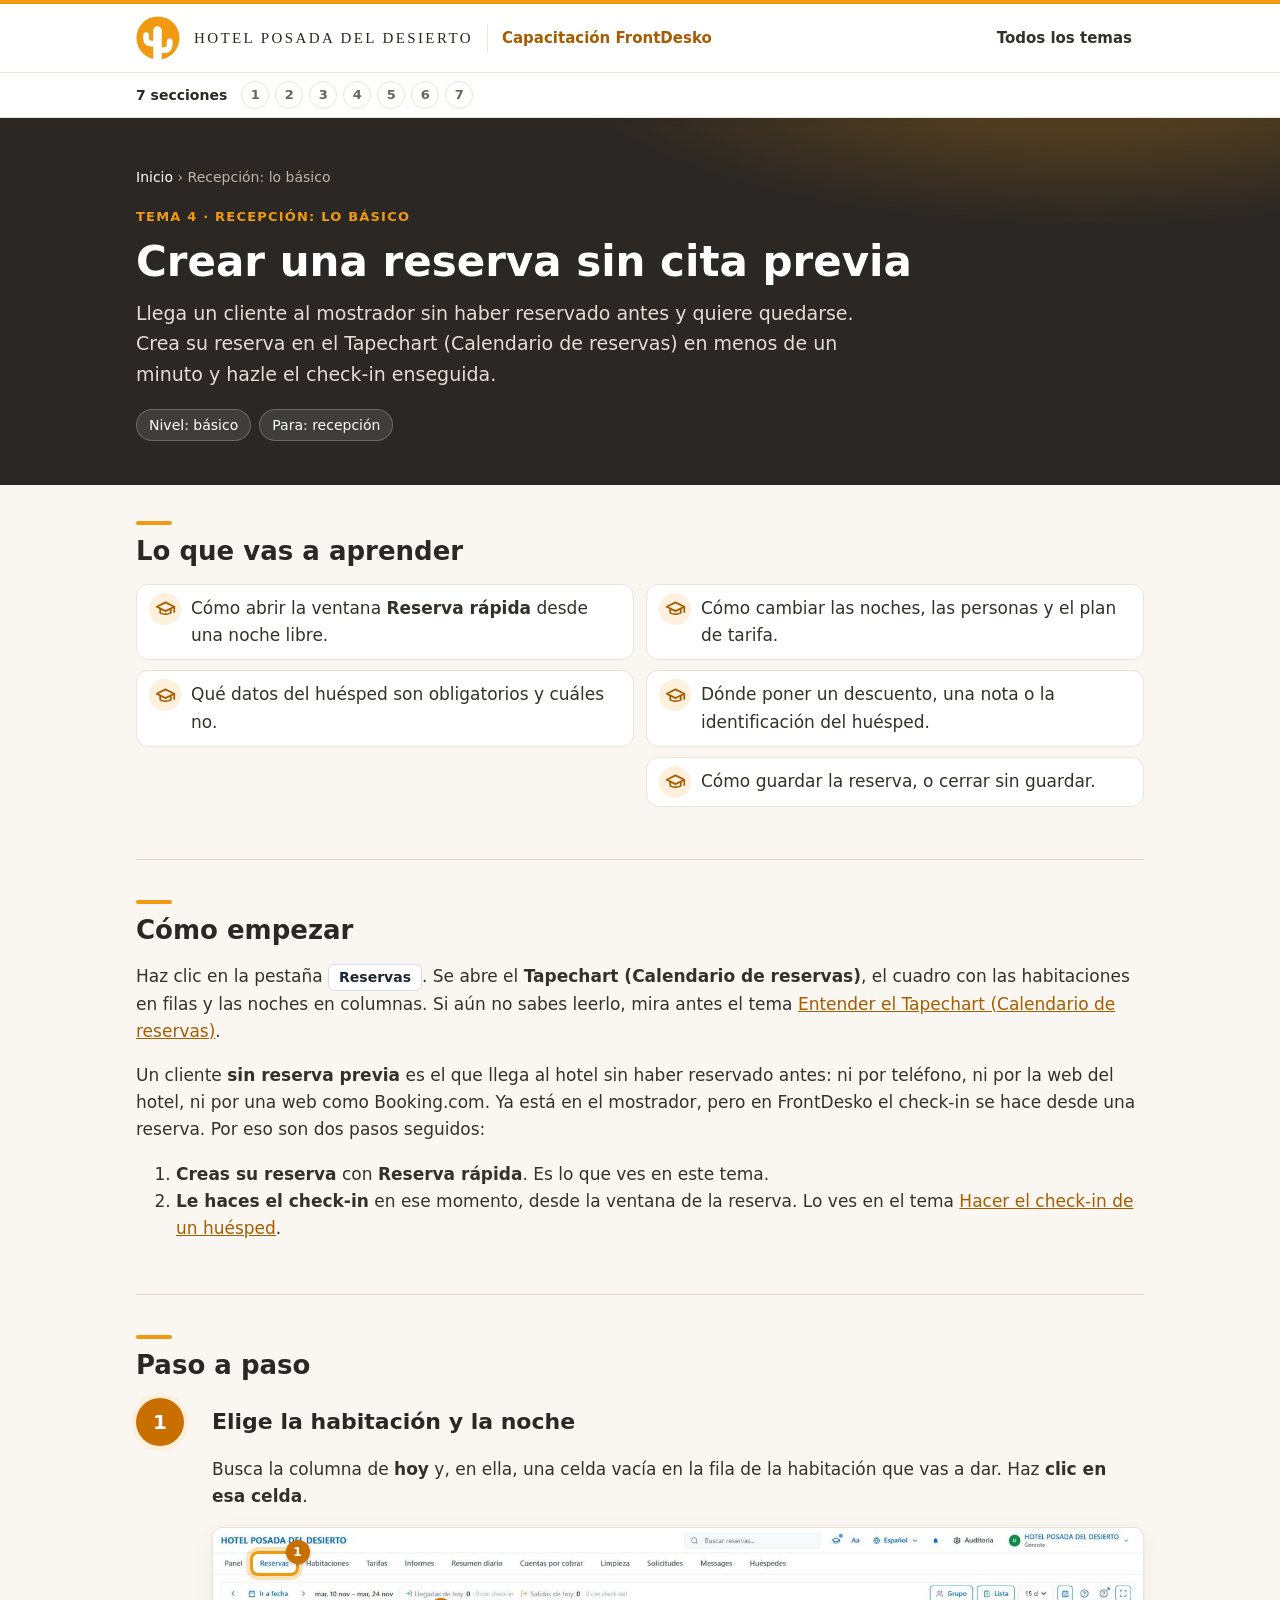
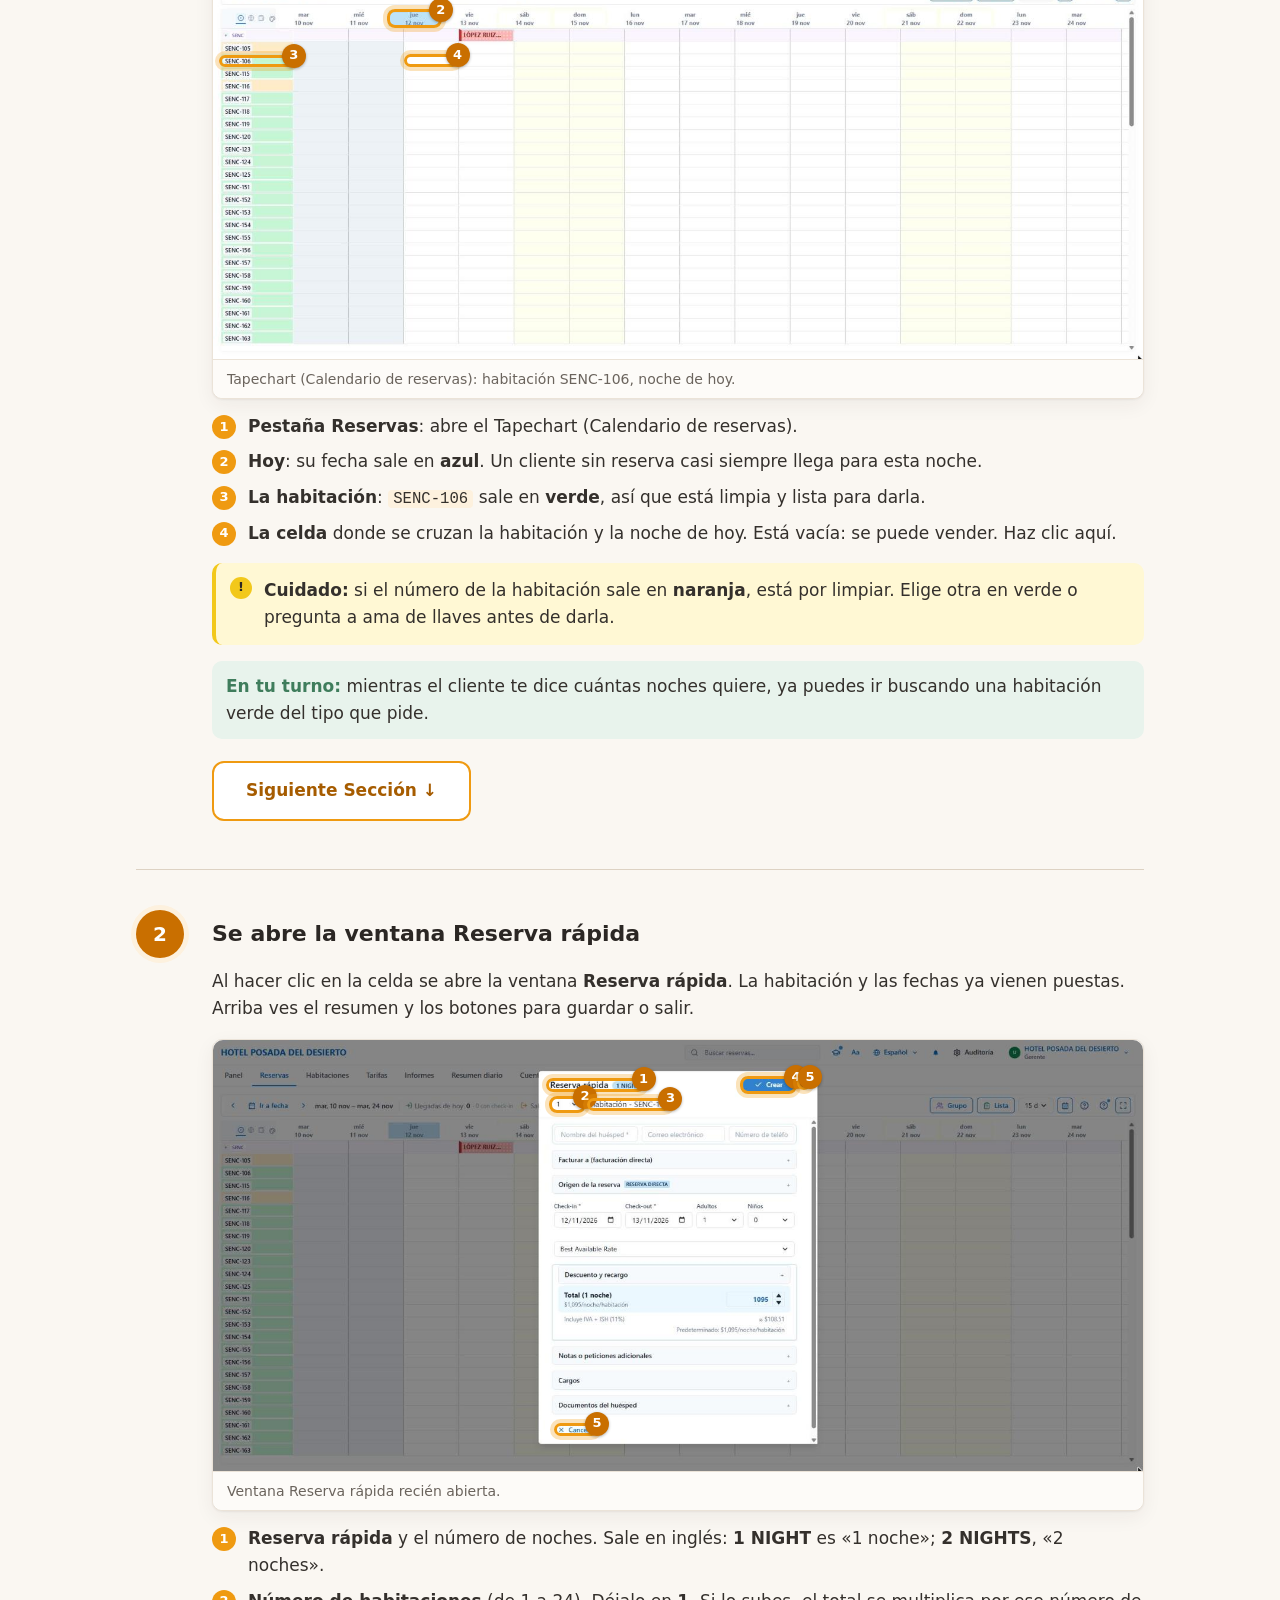
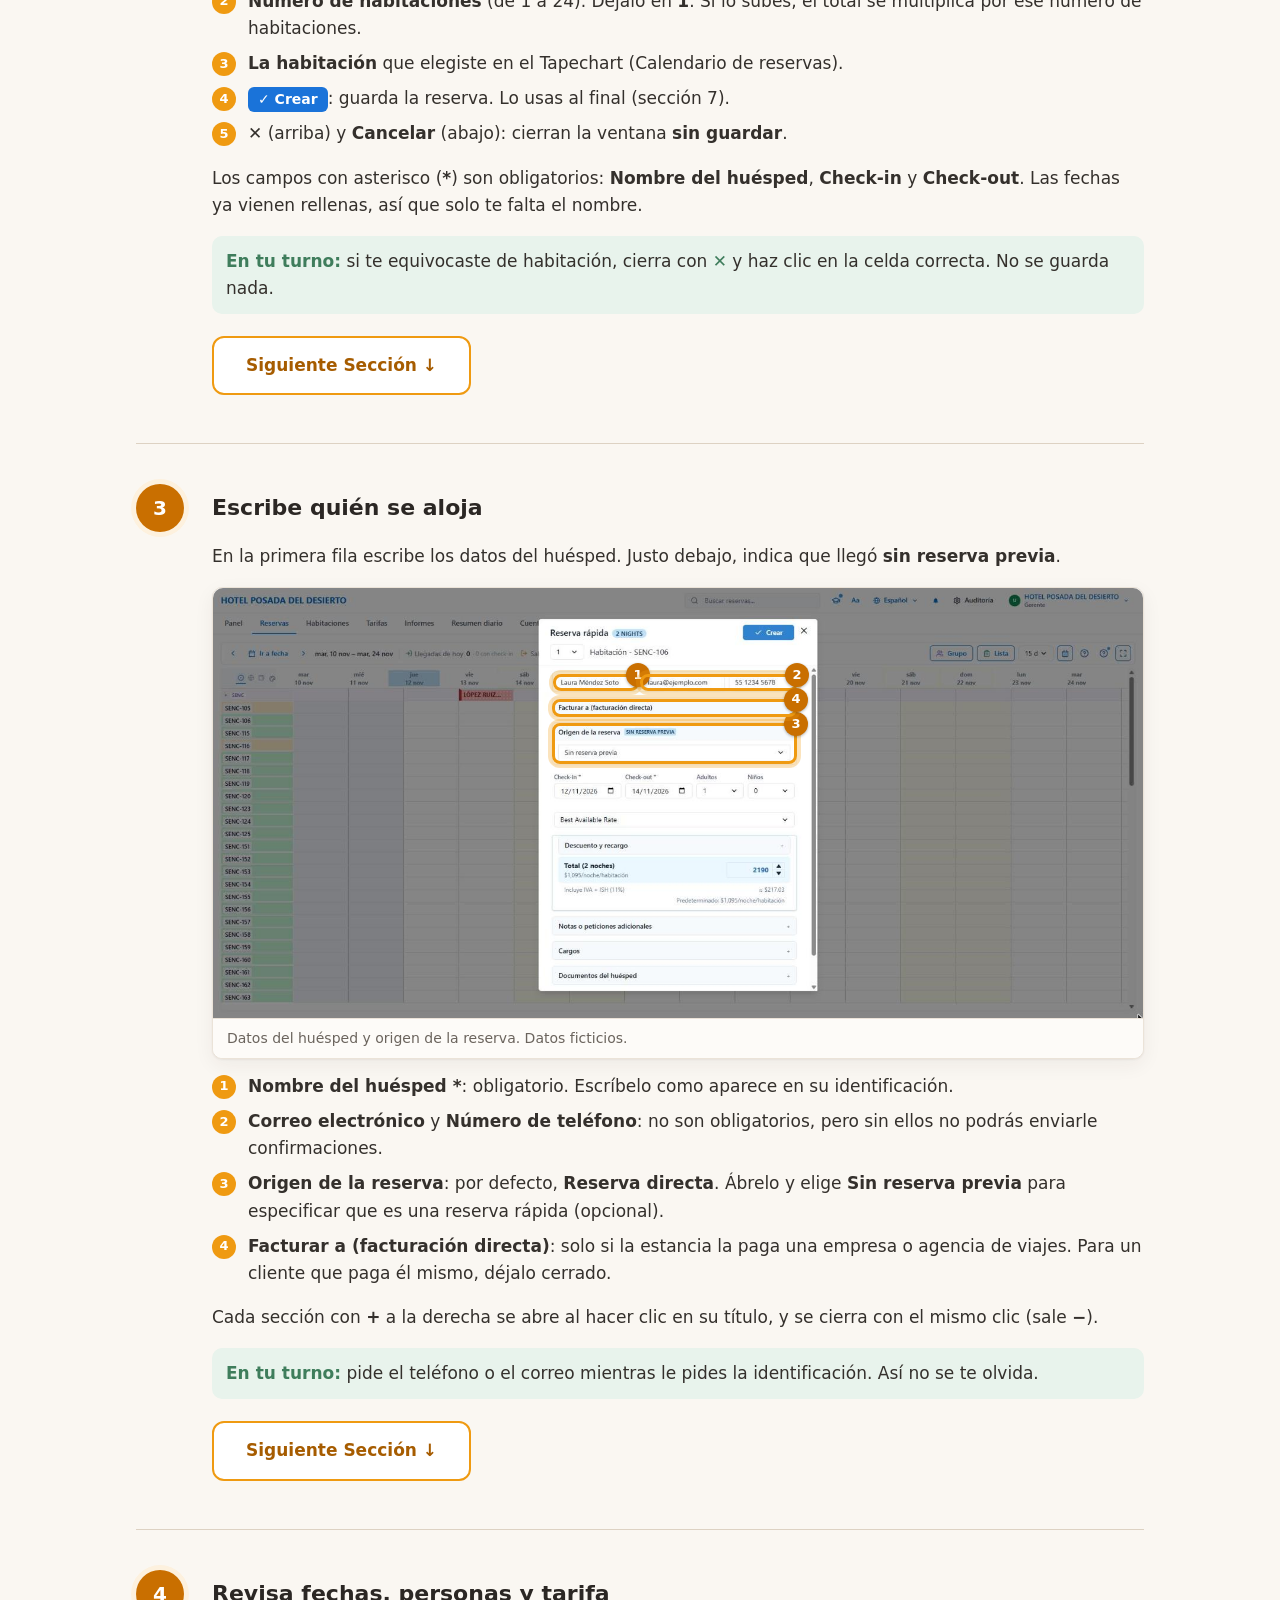
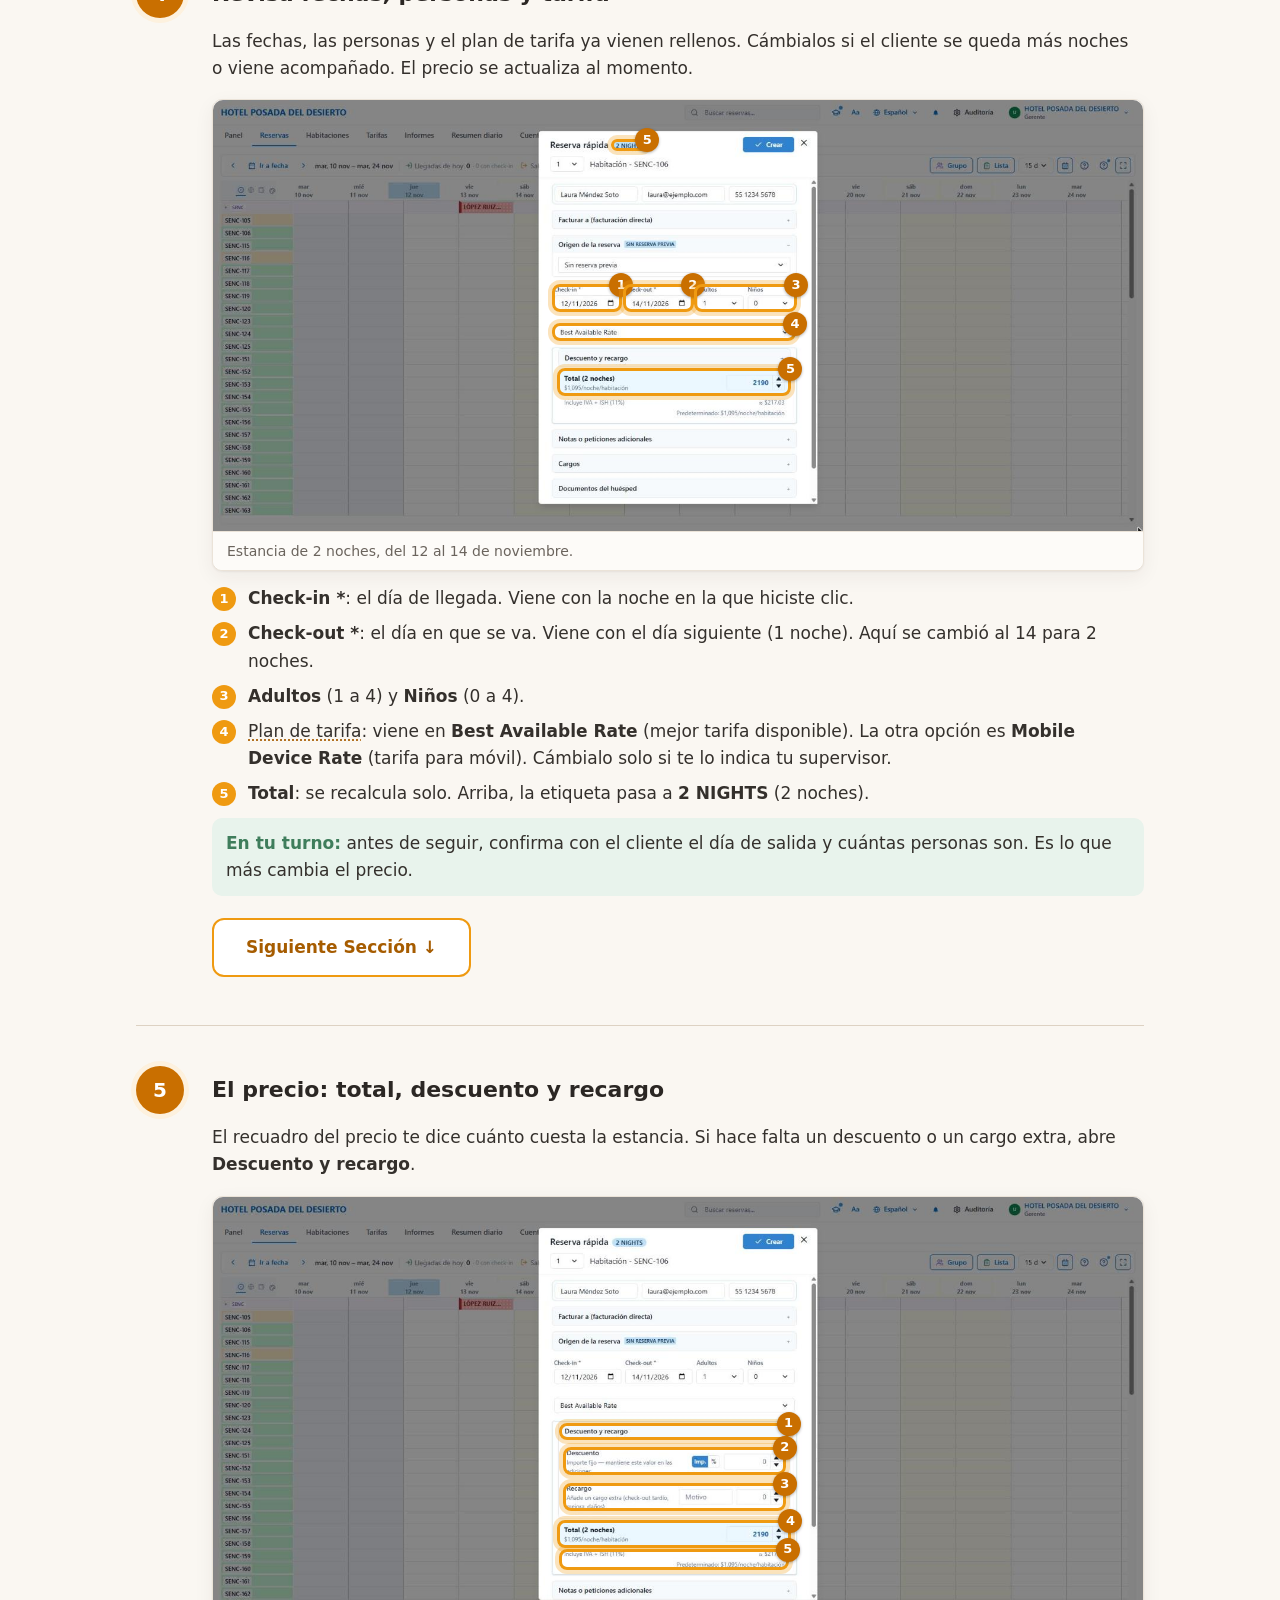
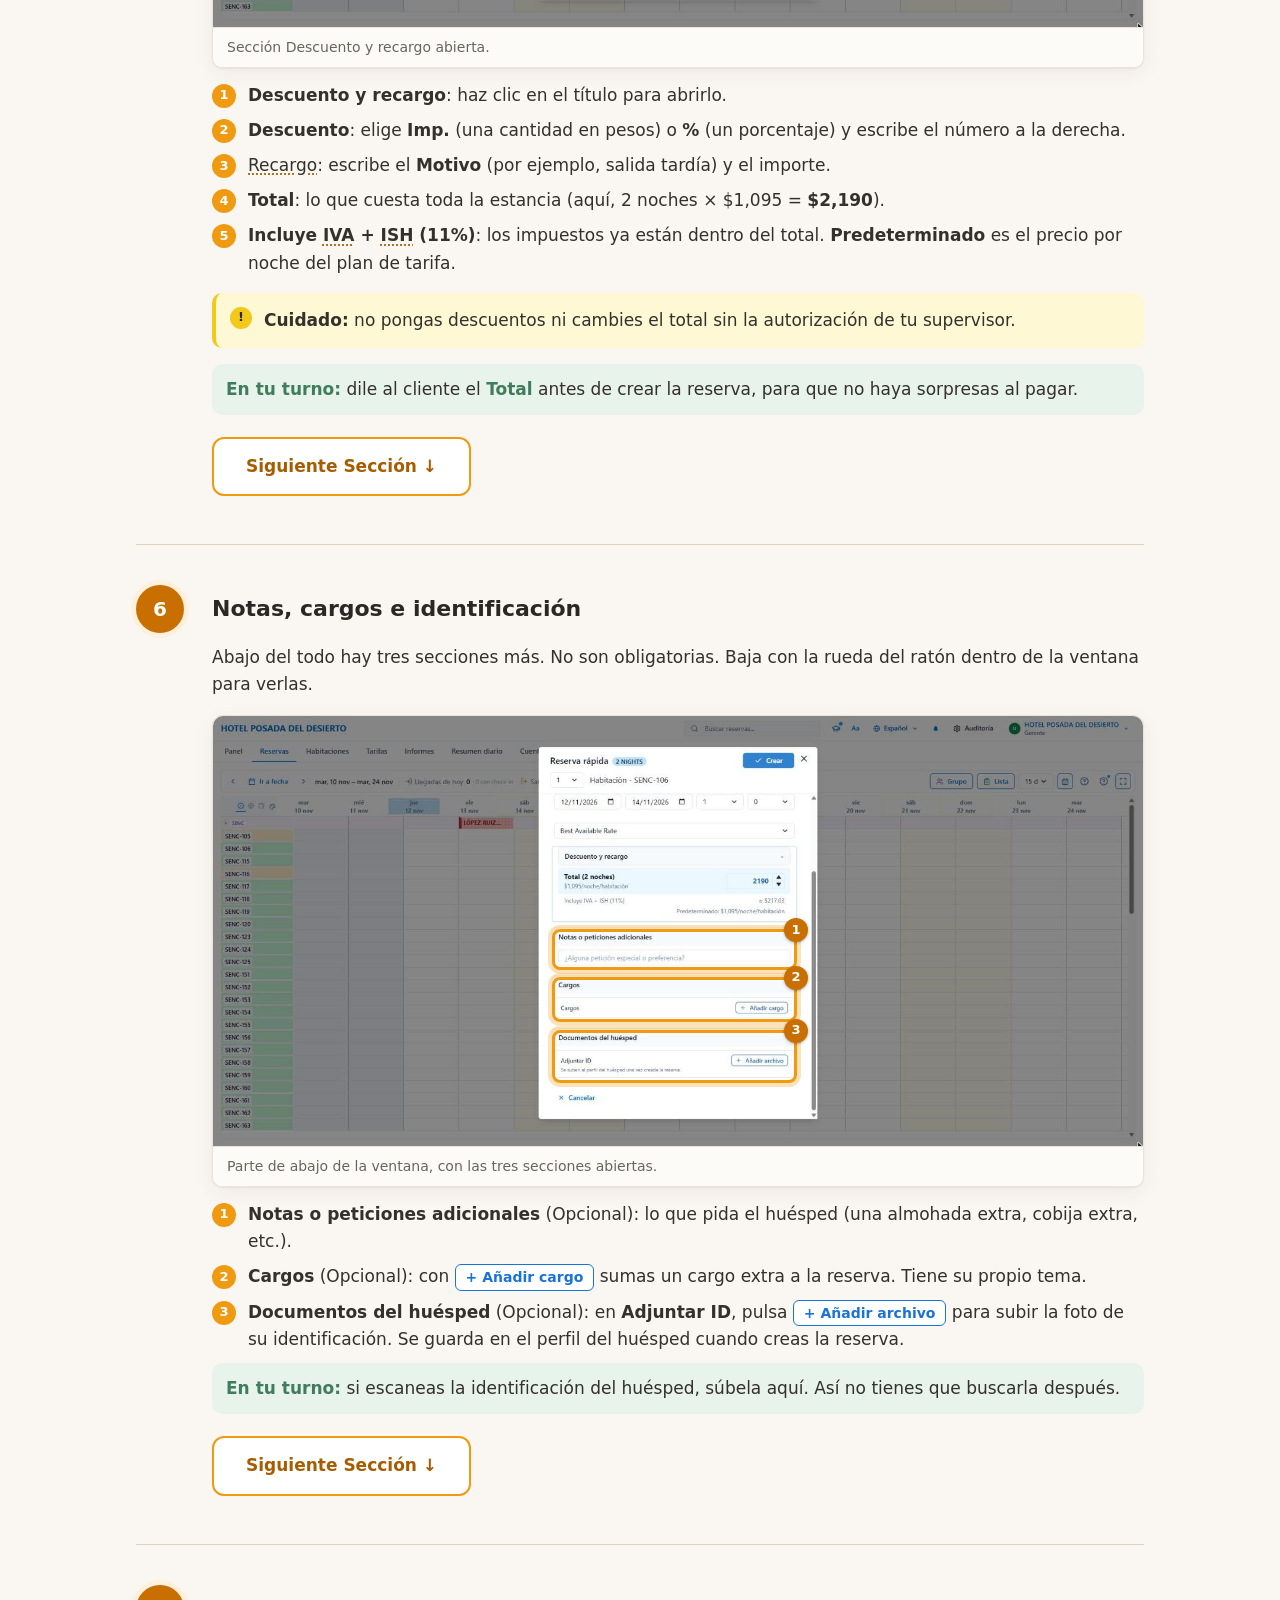
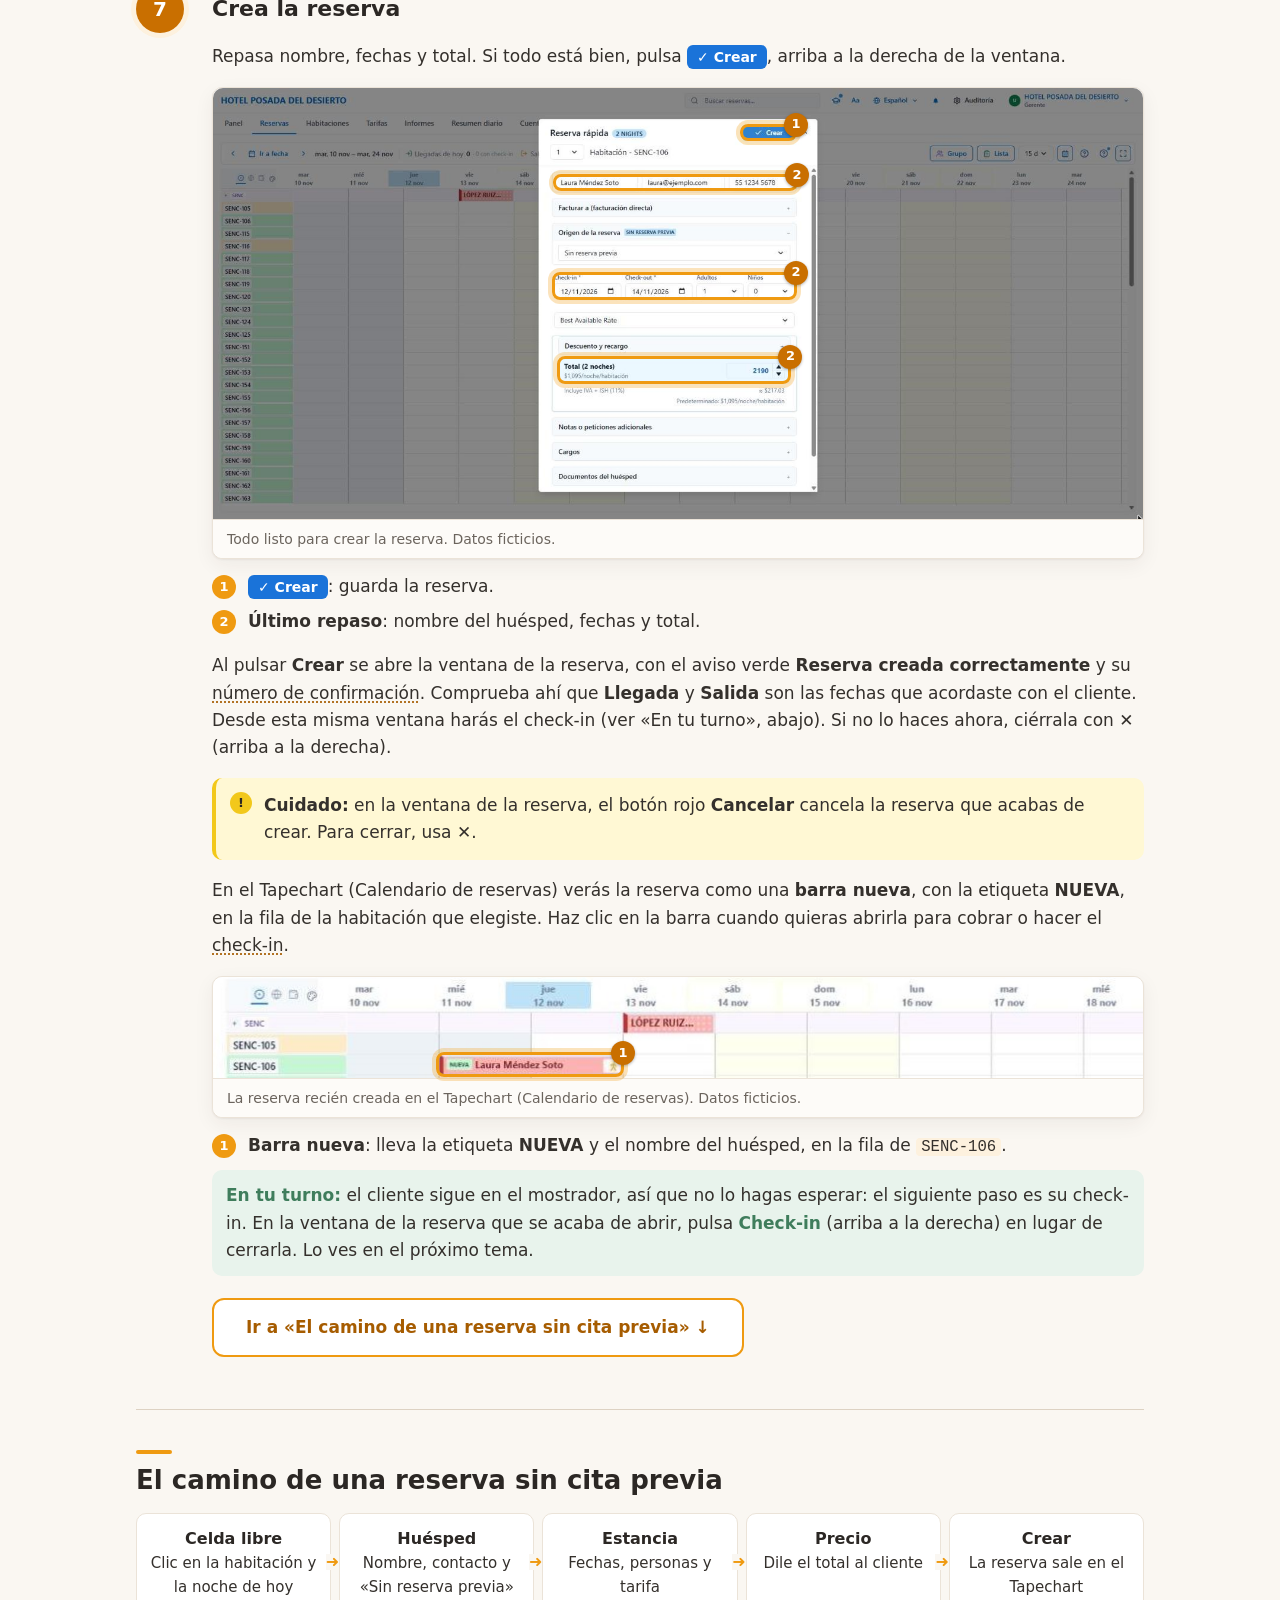
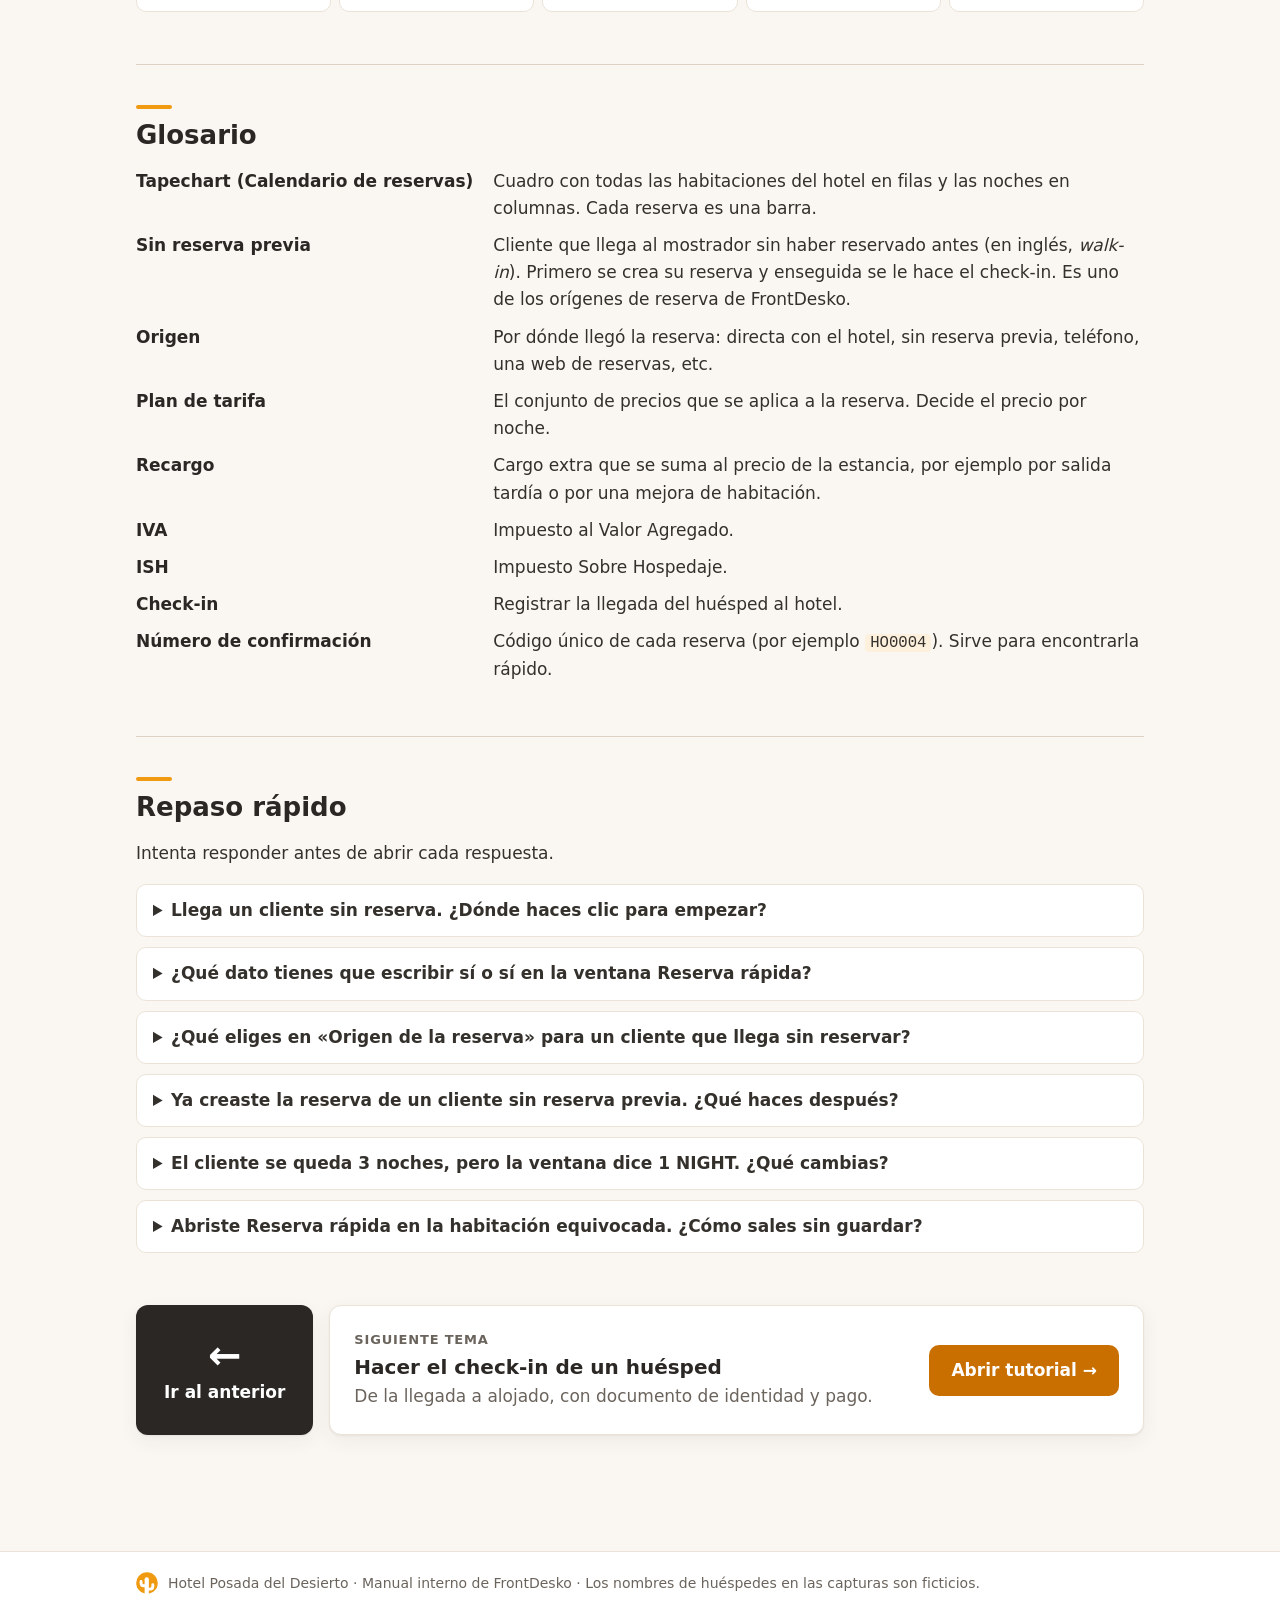
<file: 04-reserva-sin-cita.html>
<!doctype html>
<html lang="es">
<head>
<meta charset="utf-8">
<meta name="viewport" content="width=device-width, initial-scale=1">
<title>Crear una reserva sin cita previa · Capacitación</title>
<link rel="icon" href="img/logo.svg">
<link rel="stylesheet" href="css/estilos.css">
<script src="js/anotaciones.js" defer></script>
<script src="js/visor.js" defer></script>
<script src="js/secciones.js" defer></script>
</head>
<body>

<header class="marca-hotel">
  <div class="contenedor">
    <a class="identidad" href="index.html">
      <img src="img/logo.svg" alt="Logotipo Hotel Posada del Desierto">
      <span class="textos">
        <span class="nombre-hotel">Hotel Posada del Desierto</span>
        <span class="separador"></span>
        <span class="sitio">Capacitación FrontDesko</span>
      </span>
    </a>
    <nav><a href="index.html">Todos los temas</a></nav>
  </div>
</header>

<div class="cabecera">
  <div class="contenedor">
    <div class="migas"><a href="index.html">Inicio</a> › Recepción: lo básico</div>
    <span class="etiqueta">Tema 4 · Recepción: lo básico</span>
    <h1>Crear una reserva sin cita previa</h1>
    <p class="lead">Llega un cliente al mostrador sin haber reservado antes y quiere quedarse. Crea su reserva en el Tapechart (Calendario de reservas) en menos de un minuto y hazle el check-in enseguida.</p>
    <div class="fichas">
      <span class="ficha">Nivel: básico</span>
      <span class="ficha">Para: recepción</span>
    </div>
  </div>
</div>

<main class="contenedor">

  <section>
    <h2>Lo que vas a aprender</h2>
    <ul class="aprenderas">
      <li>Cómo abrir la ventana <b>Reserva rápida</b> desde una noche libre.</li>
      <li>Qué datos del huésped son obligatorios y cuáles no.</li>
      <li>Cómo cambiar las noches, las personas y el plan de tarifa.</li>
      <li>Dónde poner un descuento, una nota o la identificación del huésped.</li>
      <li>Cómo guardar la reserva, o cerrar sin guardar.</li>
    </ul>
  </section>

  <section>
    <h2>Cómo empezar</h2>
    <p>Haz clic en la pestaña <span class="pestana-ui">Reservas</span>. Se abre el <b>Tapechart (Calendario de reservas)</b>, el cuadro con las habitaciones en filas y las noches en columnas. Si aún no sabes leerlo, mira antes el tema <a href="03-entender-el-tapechart.html">Entender el Tapechart (Calendario de reservas)</a>.</p>
    <p>Un cliente <b>sin reserva previa</b> es el que llega al hotel sin haber reservado antes: ni por teléfono, ni por la web del hotel, ni por una web como Booking.com. Ya está en el mostrador, pero en FrontDesko el check-in se hace desde una reserva. Por eso son dos pasos seguidos:</p>
    <ol>
      <li><b>Creas su reserva</b> con <b>Reserva rápida</b>. Es lo que ves en este tema.</li>
      <li><b>Le haces el check-in</b> en ese momento, desde la ventana de la reserva. Lo ves en el tema <a href="05-check-in.html">Hacer el check-in de un huésped</a>.</li>
    </ol>
  </section>

  <section>
    <h2>Paso a paso</h2>

    <!-- 1. Celda libre -->
    <article class="seccion">
      <div class="num">1</div>
      <div class="cuerpo">
        <h3 class="titulo-seccion">Elige la habitación y la noche</h3>
        <p>Busca la columna de <b>hoy</b> y, en ella, una celda vacía en la fila de la habitación que vas a dar. Haz <b>clic en esa celda</b>.</p>
        <figure class="captura">
          <a href="img/reserva-sin-cita/01-elegir-celda.jpg" target="_blank"><div class="lienzo">
            <img src="img/reserva-sin-cita/01-elegir-celda.jpg" alt="Tapechart (Calendario de reservas) con la columna de hoy, jueves 12 de noviembre, y la habitación SENC-106 libre" loading="lazy">
            <span class="marca caja" style="left:4%;top:5.4%;width:5.2%;height:5.7%" data-n="1"></span>
            <span class="marca caja" style="left:18.7%;top:18.8%;width:5.9%;height:4.4%" data-n="2"></span>
            <span class="marca caja" style="left:0.6%;top:29.4%;width:8.2%;height:2.9%" data-n="3"></span>
            <span class="marca caja" style="left:20.5%;top:29.3%;width:5.9%;height:3%" data-n="4"></span>
          </div></a>
          <figcaption>Tapechart (Calendario de reservas): habitación SENC-106, noche de hoy.</figcaption>
        </figure>
        <ul class="leyenda">
          <li><span class="n">1</span><span><b>Pestaña Reservas</b>: abre el Tapechart (Calendario de reservas).</span></li>
          <li><span class="n">2</span><span><b>Hoy</b>: su fecha sale en <b>azul</b>. Un cliente sin reserva casi siempre llega para esta noche.</span></li>
          <li><span class="n">3</span><span><b>La habitación</b>: <code>SENC-106</code> sale en <b>verde</b>, así que está limpia y lista para darla.</span></li>
          <li><span class="n">4</span><span><b>La celda</b> donde se cruzan la habitación y la noche de hoy. Está vacía: se puede vender. Haz clic aquí.</span></li>
        </ul>
        <div class="nota ojo"><p><b>Cuidado:</b> si el número de la habitación sale en <b>naranja</b>, está por limpiar. Elige otra en verde o pregunta a ama de llaves antes de darla.</p></div>
        <p class="turno"><b>En tu turno:</b> mientras el cliente te dice cuántas noches quiere, ya puedes ir buscando una habitación verde del tipo que pide.</p>
      </div>
    </article>

    <!-- 2. Ventana Reserva rápida -->
    <article class="seccion">
      <div class="num">2</div>
      <div class="cuerpo">
        <h3 class="titulo-seccion">Se abre la ventana Reserva rápida</h3>
        <p>Al hacer clic en la celda se abre la ventana <b>Reserva rápida</b>. La habitación y las fechas ya vienen puestas. Arriba ves el resumen y los botones para guardar o salir.</p>
        <figure class="captura">
          <a href="img/reserva-sin-cita/02-reserva-rapida.jpg" target="_blank"><div class="lienzo">
            <img src="img/reserva-sin-cita/02-reserva-rapida.jpg" alt="Ventana Reserva rápida vacía para la habitación SENC-106, una noche, con los botones Crear y cerrar arriba y Cancelar abajo" loading="lazy">
            <span class="marca caja" style="left:35.8%;top:8.8%;width:10.6%;height:3.3%" data-n="1"></span>
            <span class="marca caja" style="left:36.1%;top:12.9%;width:4%;height:3.9%" data-n="2"></span>
            <span class="marca caja" style="left:40.2%;top:13.4%;width:9.1%;height:3%" data-n="3"></span>
            <span class="marca caja" style="left:56.7%;top:8.3%;width:6.1%;height:4.1%" data-n="4"></span>
            <span class="marca caja" style="left:62.8%;top:8.3%;width:1.5%;height:3.3%" data-n="5"></span>
            <span class="marca caja" style="left:36.7%;top:88.8%;width:4.7%;height:3.2%" data-n="5"></span>
          </div></a>
          <figcaption>Ventana Reserva rápida recién abierta.</figcaption>
        </figure>
        <ul class="leyenda">
          <li><span class="n">1</span><span><b>Reserva rápida</b> y el número de noches. Sale en inglés: <b>1 NIGHT</b> es «1 noche»; <b>2 NIGHTS</b>, «2 noches».</span></li>
          <li><span class="n">2</span><span><b>Número de habitaciones</b> (de 1 a 24). Déjalo en <b>1</b>. Si lo subes, el total se multiplica por ese número de habitaciones.</span></li>
          <li><span class="n">3</span><span><b>La habitación</b> que elegiste en el Tapechart (Calendario de reservas).</span></li>
          <li><span class="n">4</span><span><span class="boton-ui">✓ Crear</span>: guarda la reserva. Lo usas al final (sección 7).</span></li>
          <li><span class="n">5</span><span><b>✕</b> (arriba) y <b>Cancelar</b> (abajo): cierran la ventana <b>sin guardar</b>.</span></li>
        </ul>
        <p>Los campos con asterisco (<b>*</b>) son obligatorios: <b>Nombre del huésped</b>, <b>Check-in</b> y <b>Check-out</b>. Las fechas ya vienen rellenas, así que solo te falta el nombre.</p>
        <p class="turno"><b>En tu turno:</b> si te equivocaste de habitación, cierra con <b>✕</b> y haz clic en la celda correcta. No se guarda nada.</p>
      </div>
    </article>

    <!-- 3. Huésped y origen -->
    <article class="seccion">
      <div class="num">3</div>
      <div class="cuerpo">
        <h3 class="titulo-seccion">Escribe quién se aloja</h3>
        <p>En la primera fila escribe los datos del huésped. Justo debajo, indica que llegó <b>sin reserva previa</b>.</p>
        <figure class="captura">
          <a href="img/reserva-sin-cita/03-datos-huesped.jpg" target="_blank"><div class="lienzo">
            <img src="img/reserva-sin-cita/03-datos-huesped.jpg" alt="Reserva rápida con nombre, correo y teléfono del huésped rellenos y Origen de la reserva en Sin reserva previa" loading="lazy">
            <span class="marca caja" style="left:36.6%;top:20%;width:9.2%;height:3.9%" data-n="1"></span>
            <span class="marca caja" style="left:45.9%;top:20%;width:17%;height:3.9%" data-n="2"></span>
            <span class="marca caja" style="left:36.5%;top:31.4%;width:26.3%;height:9.6%" data-n="3"></span>
            <span class="marca caja" style="left:36.5%;top:25.8%;width:26.3%;height:4.1%" data-n="4"></span>
          </div></a>
          <figcaption>Datos del huésped y origen de la reserva. Datos ficticios.</figcaption>
        </figure>
        <ul class="leyenda">
          <li><span class="n">1</span><span><b>Nombre del huésped *</b>: obligatorio. Escríbelo como aparece en su identificación.</span></li>
          <li><span class="n">2</span><span><b>Correo electrónico</b> y <b>Número de teléfono</b>: no son obligatorios, pero sin ellos no podrás enviarle confirmaciones.</span></li>
          <li><span class="n">3</span><span><b>Origen de la reserva</b>: por defecto, <b>Reserva directa</b>. Ábrelo y elige <b>Sin reserva previa</b> para especificar que es una reserva rápida (opcional).</span></li>
          <li><span class="n">4</span><span><b>Facturar a (facturación directa)</b>: solo si la estancia la paga una empresa o agencia de viajes. Para un cliente que paga él mismo, déjalo cerrado.</span></li>
        </ul>
        <p>Cada sección con <b>+</b> a la derecha se abre al hacer clic en su título, y se cierra con el mismo clic (sale <b>−</b>).</p>
        <p class="turno"><b>En tu turno:</b> pide el teléfono o el correo mientras le pides la identificación. Así no se te olvida.</p>
      </div>
    </article>

    <!-- 4. Fechas, personas y tarifa -->
    <article class="seccion">
      <div class="num">4</div>
      <div class="cuerpo">
        <h3 class="titulo-seccion">Revisa fechas, personas y tarifa</h3>
        <p>Las fechas, las personas y el plan de tarifa ya vienen rellenos. Cámbialos si el cliente se queda más noches o viene acompañado. El precio se actualiza al momento.</p>
        <figure class="captura">
          <a href="img/reserva-sin-cita/03-datos-huesped.jpg" target="_blank"><div class="lienzo">
            <img src="img/reserva-sin-cita/03-datos-huesped.jpg" alt="Fechas de check-in 12/11/2026 y check-out 14/11/2026, 1 adulto, 0 niños, plan Best Available Rate y total de 2 noches" loading="lazy">
            <span class="marca caja" style="left:36.5%;top:42.7%;width:7.5%;height:6.5%" data-n="1"></span>
            <span class="marca caja" style="left:44.1%;top:42.7%;width:7.6%;height:6.5%" data-n="2"></span>
            <span class="marca caja" style="left:51.7%;top:42.7%;width:11.1%;height:6.5%" data-n="3"></span>
            <span class="marca caja" style="left:36.4%;top:51.8%;width:26.3%;height:4%" data-n="4"></span>
            <span class="marca caja" style="left:37%;top:62.2%;width:25.2%;height:6.6%" data-n="5"></span>
            <span class="marca caja" style="left:42.8%;top:9.1%;width:4%;height:2.8%" data-n="5"></span>
          </div></a>
          <figcaption>Estancia de 2 noches, del 12 al 14 de noviembre.</figcaption>
        </figure>
        <ul class="leyenda">
          <li><span class="n">1</span><span><b>Check-in *</b>: el día de llegada. Viene con la noche en la que hiciste clic.</span></li>
          <li><span class="n">2</span><span><b>Check-out *</b>: el día en que se va. Viene con el día siguiente (1 noche). Aquí se cambió al 14 para 2 noches.</span></li>
          <li><span class="n">3</span><span><b>Adultos</b> (1 a 4) y <b>Niños</b> (0 a 4).</span></li>
          <li><span class="n">4</span><span><span class="termino">Plan de tarifa</span>: viene en <b>Best Available Rate</b> (mejor tarifa disponible). La otra opción es <b>Mobile Device Rate</b> (tarifa para móvil). Cámbialo solo si te lo indica tu supervisor.</span></li>
          <li><span class="n">5</span><span><b>Total</b>: se recalcula solo. Arriba, la etiqueta pasa a <b>2 NIGHTS</b> (2 noches).</span></li>
        </ul>
        <p class="turno"><b>En tu turno:</b> antes de seguir, confirma con el cliente el día de salida y cuántas personas son. Es lo que más cambia el precio.</p>
      </div>
    </article>

    <!-- 5. Precio -->
    <article class="seccion">
      <div class="num">5</div>
      <div class="cuerpo">
        <h3 class="titulo-seccion">El precio: total, descuento y recargo</h3>
        <p>El recuadro del precio te dice cuánto cuesta la estancia. Si hace falta un descuento o un cargo extra, abre <b>Descuento y recargo</b>.</p>
        <figure class="captura">
          <a href="img/reserva-sin-cita/04-precio.jpg" target="_blank"><div class="lienzo">
            <img src="img/reserva-sin-cita/04-precio.jpg" alt="Sección Descuento y recargo abierta, con Descuento en importe o porcentaje, Recargo con motivo, y Total de 2 noches 2190 con IVA e ISH incluidos" loading="lazy">
            <span class="marca caja" style="left:37.2%;top:52.5%;width:24.8%;height:4%" data-n="1"></span>
            <span class="marca caja" style="left:37.6%;top:58.1%;width:24%;height:6.6%" data-n="2"></span>
            <span class="marca caja" style="left:37.6%;top:66.5%;width:24%;height:6.6%" data-n="3"></span>
            <span class="marca caja" style="left:37%;top:75.2%;width:25.2%;height:6.3%" data-n="4"></span>
            <span class="marca caja" style="left:37.2%;top:81.8%;width:24.7%;height:5%" data-n="5"></span>
          </div></a>
          <figcaption>Sección Descuento y recargo abierta.</figcaption>
        </figure>
        <ul class="leyenda">
          <li><span class="n">1</span><span><b>Descuento y recargo</b>: haz clic en el título para abrirlo.</span></li>
          <li><span class="n">2</span><span><b>Descuento</b>: elige <b>Imp.</b> (una cantidad en pesos) o <b>%</b> (un porcentaje) y escribe el número a la derecha.</span></li>
          <li><span class="n">3</span><span><span class="termino">Recargo</span>: escribe el <b>Motivo</b> (por ejemplo, salida tardía) y el importe.</span></li>
          <li><span class="n">4</span><span><b>Total</b>: lo que cuesta toda la estancia (aquí, 2 noches × $1,095 = <b>$2,190</b>).</span></li>
          <li><span class="n">5</span><span><b>Incluye <span class="termino">IVA</span> + <span class="termino">ISH</span> (11%)</b>: los impuestos ya están dentro del total. <b>Predeterminado</b> es el precio por noche del plan de tarifa.</span></li>
        </ul>
        <div class="nota ojo"><p><b>Cuidado:</b> no pongas descuentos ni cambies el total sin la autorización de tu supervisor.</p></div>
        <p class="turno"><b>En tu turno:</b> dile al cliente el <b>Total</b> antes de crear la reserva, para que no haya sorpresas al pagar.</p>
      </div>
    </article>

    <!-- 6. Notas, cargos y documentos -->
    <article class="seccion">
      <div class="num">6</div>
      <div class="cuerpo">
        <h3 class="titulo-seccion">Notas, cargos e identificación</h3>
        <p>Abajo del todo hay tres secciones más. No son obligatorias. Baja con la rueda del ratón dentro de la ventana para verlas.</p>
        <figure class="captura">
          <a href="img/reserva-sin-cita/05-extras.jpg" target="_blank"><div class="lienzo">
            <img src="img/reserva-sin-cita/05-extras.jpg" alt="Secciones Notas o peticiones adicionales, Cargos con Añadir cargo y Documentos del huésped con Adjuntar ID y Añadir archivo" loading="lazy">
            <span class="marca caja" style="left:36.5%;top:49.6%;width:26.3%;height:9.4%" data-n="1"></span>
            <span class="marca caja" style="left:36.5%;top:60.6%;width:26.3%;height:10.5%" data-n="2"></span>
            <span class="marca caja" style="left:36.5%;top:72.9%;width:26.3%;height:12.3%" data-n="3"></span>
          </div></a>
          <figcaption>Parte de abajo de la ventana, con las tres secciones abiertas.</figcaption>
        </figure>
        <ul class="leyenda">
          <li><span class="n">1</span><span><b>Notas o peticiones adicionales</b> (Opcional): lo que pida el huésped (una almohada extra, cobija extra, etc.).</span></li>
          <li><span class="n">2</span><span><b>Cargos</b> (Opcional): con <span class="boton-ui borde">+ Añadir cargo</span> sumas un cargo extra a la reserva. Tiene su propio tema.</span></li>
          <li><span class="n">3</span><span><b>Documentos del huésped</b> (Opcional): en <b>Adjuntar ID</b>, pulsa <span class="boton-ui borde">+ Añadir archivo</span> para subir la foto de su identificación. Se guarda en el perfil del huésped cuando creas la reserva.</span></li>
        </ul>
        <p class="turno"><b>En tu turno:</b> si escaneas la identificación del huésped, súbela aquí. Así no tienes que buscarla después.</p>
      </div>
    </article>

    <!-- 7. Crear -->
    <article class="seccion">
      <div class="num">7</div>
      <div class="cuerpo">
        <h3 class="titulo-seccion">Crea la reserva</h3>
        <p>Repasa nombre, fechas y total. Si todo está bien, pulsa <span class="boton-ui">✓ Crear</span>, arriba a la derecha de la ventana.</p>
        <figure class="captura">
          <a href="img/reserva-sin-cita/03-datos-huesped.jpg" target="_blank"><div class="lienzo">
            <img src="img/reserva-sin-cita/03-datos-huesped.jpg" alt="Botón Crear arriba a la derecha de la ventana Reserva rápida, con los datos del huésped y las fechas rellenos" loading="lazy">
            <span class="marca caja" style="left:56.7%;top:8.3%;width:6.1%;height:4.1%" data-n="1"></span>
            <span class="marca caja" style="left:36.6%;top:20%;width:26.3%;height:3.9%" data-n="2"></span>
            <span class="marca caja" style="left:36.5%;top:42.7%;width:26.3%;height:6.5%" data-n="2"></span>
            <span class="marca caja" style="left:37%;top:62.2%;width:25.2%;height:6.6%" data-n="2"></span>
          </div></a>
          <figcaption>Todo listo para crear la reserva. Datos ficticios.</figcaption>
        </figure>
        <ul class="leyenda">
          <li><span class="n">1</span><span><span class="boton-ui">✓ Crear</span>: guarda la reserva.</span></li>
          <li><span class="n">2</span><span><b>Último repaso</b>: nombre del huésped, fechas y total.</span></li>
        </ul>
        <p>Al pulsar <b>Crear</b> se abre la ventana de la reserva, con el aviso verde <b>Reserva creada correctamente</b> y su <span class="termino">número de confirmación</span>. Comprueba ahí que <b>Llegada</b> y <b>Salida</b> son las fechas que acordaste con el cliente. Desde esta misma ventana harás el check-in (ver «En tu turno», abajo). Si no lo haces ahora, ciérrala con <b>✕</b> (arriba a la derecha).</p>
        <div class="nota ojo"><p><b>Cuidado:</b> en la ventana de la reserva, el botón rojo <b>Cancelar</b> cancela la reserva que acabas de crear. Para cerrar, usa <b>✕</b>.</p></div>
        <p>En el Tapechart (Calendario de reservas) verás la reserva como una <b>barra nueva</b>, con la etiqueta <b>NUEVA</b>, en la fila de la habitación que elegiste. Haz clic en la barra cuando quieras abrirla para cobrar o hacer el <span class="termino">check-in</span>.</p>
        <figure class="captura">
          <a href="img/reserva-sin-cita/06-barra-nueva.jpg" target="_blank"><div class="lienzo">
            <img src="img/reserva-sin-cita/06-barra-nueva.jpg" alt="Barra nueva de la reserva de Laura Méndez Soto en la fila de la habitación SENC-106, con la etiqueta NUEVA" loading="lazy">
            <span class="marca caja" style="left:24%;top:74.5%;width:20.2%;height:24.5%" data-n="1"></span>
          </div></a>
          <figcaption>La reserva recién creada en el Tapechart (Calendario de reservas). Datos ficticios.</figcaption>
        </figure>
        <ul class="leyenda">
          <li><span class="n">1</span><span><b>Barra nueva</b>: lleva la etiqueta <b>NUEVA</b> y el nombre del huésped, en la fila de <code>SENC-106</code>.</span></li>
        </ul>
        <p class="turno"><b>En tu turno:</b> el cliente sigue en el mostrador, así que no lo hagas esperar: el siguiente paso es su check-in. En la ventana de la reserva que se acaba de abrir, pulsa <b>Check-in</b> (arriba a la derecha) en lugar de cerrarla. Lo ves en el próximo tema.</p>
      </div>
    </article>
  </section>

  <section>
    <h2>El camino de una reserva sin cita previa</h2>
    <ol class="flujo">
      <li><b>Celda libre</b>Clic en la habitación y la noche de hoy</li>
      <li><b>Huésped</b>Nombre, contacto y «Sin reserva previa»</li>
      <li><b>Estancia</b>Fechas, personas y tarifa</li>
      <li><b>Precio</b>Dile el total al cliente</li>
      <li><b>Crear</b>La reserva sale en el Tapechart</li>
    </ol>
  </section>

  <section>
    <h2>Glosario</h2>
    <dl class="glosario">
      <dt>Tapechart (Calendario de reservas)</dt><dd>Cuadro con todas las habitaciones del hotel en filas y las noches en columnas. Cada reserva es una barra.</dd>
      <dt>Sin reserva previa</dt><dd>Cliente que llega al mostrador sin haber reservado antes (en inglés, <i>walk-in</i>). Primero se crea su reserva y enseguida se le hace el check-in. Es uno de los orígenes de reserva de FrontDesko.</dd>
      <dt>Origen</dt><dd>Por dónde llegó la reserva: directa con el hotel, sin reserva previa, teléfono, una web de reservas, etc.</dd>
      <dt>Plan de tarifa</dt><dd>El conjunto de precios que se aplica a la reserva. Decide el precio por noche.</dd>
      <dt>Recargo</dt><dd>Cargo extra que se suma al precio de la estancia, por ejemplo por salida tardía o por una mejora de habitación.</dd>
      <dt>IVA</dt><dd>Impuesto al Valor Agregado.</dd>
      <dt>ISH</dt><dd>Impuesto Sobre Hospedaje.</dd>
      <dt>Check-in</dt><dd>Registrar la llegada del huésped al hotel.</dd>
      <dt>Número de confirmación</dt><dd>Código único de cada reserva (por ejemplo <code>HO0004</code>). Sirve para encontrarla rápido.</dd>
    </dl>
  </section>

  <section>
    <h2>Repaso rápido</h2>
    <p>Intenta responder antes de abrir cada respuesta.</p>
    <details><summary>Llega un cliente sin reserva. ¿Dónde haces clic para empezar?</summary>En el <b>Tapechart (Calendario de reservas)</b>, en una celda vacía de la columna de hoy, en la fila de una habitación en verde.</details>
    <details><summary>¿Qué dato tienes que escribir sí o sí en la ventana Reserva rápida?</summary>El <b>Nombre del huésped</b>. Las fechas (Check-in y Check-out) también son obligatorias, pero ya vienen puestas.</details>
    <details><summary>¿Qué eliges en «Origen de la reserva» para un cliente que llega sin reservar?</summary><b>Sin reserva previa</b>. Así queda registrado que llegó al mostrador sin haber reservado antes.</details>
    <details><summary>Ya creaste la reserva de un cliente sin reserva previa. ¿Qué haces después?</summary>Su <b>check-in</b>, en ese momento: el cliente ya está en el mostrador. En la ventana de la reserva, que se abre sola al crearla, pulsa <b>Check-in</b>.</details>
    <details><summary>El cliente se queda 3 noches, pero la ventana dice 1 NIGHT. ¿Qué cambias?</summary>La fecha de <b>Check-out</b>: pon el día en que se va. El total se recalcula solo.</details>
    <details><summary>Abriste Reserva rápida en la habitación equivocada. ¿Cómo sales sin guardar?</summary>Con <b>✕</b> arriba o <b>Cancelar</b> abajo. Solo <b>Crear</b> guarda la reserva.</details>
  </section>

  <nav class="temas-vecinos no-imprimir" aria-label="Otros temas">
    <a class="tema-anterior" href="03-entender-el-tapechart.html" title="Tema anterior: Entender el Tapechart (Calendario de reservas)"><span class="flecha" aria-hidden="true">←</span>Ir al anterior</a>
    <section class="tarjeta siguiente">
      <div>
        <div style="font-size:13px;color:var(--texto-suave);text-transform:uppercase;letter-spacing:.8px;font-weight:700">Siguiente tema</div>
        <div style="font-size:20px;font-weight:700;color:var(--carbon)">Hacer el check-in de un huésped</div>
        <div style="color:var(--texto-suave)">De la llegada a alojado, con documento de identidad y pago.</div>
      </div>
      <a class="boton" href="05-check-in.html">Abrir tutorial →</a>
    </section>
  </nav>

</main>

<footer>
  <div class="contenedor"><img src="img/logo.svg" alt="">Hotel Posada del Desierto · Manual interno de FrontDesko · Los nombres de huéspedes en las capturas son ficticios.</div>
</footer>

</body>
</html>
</file>
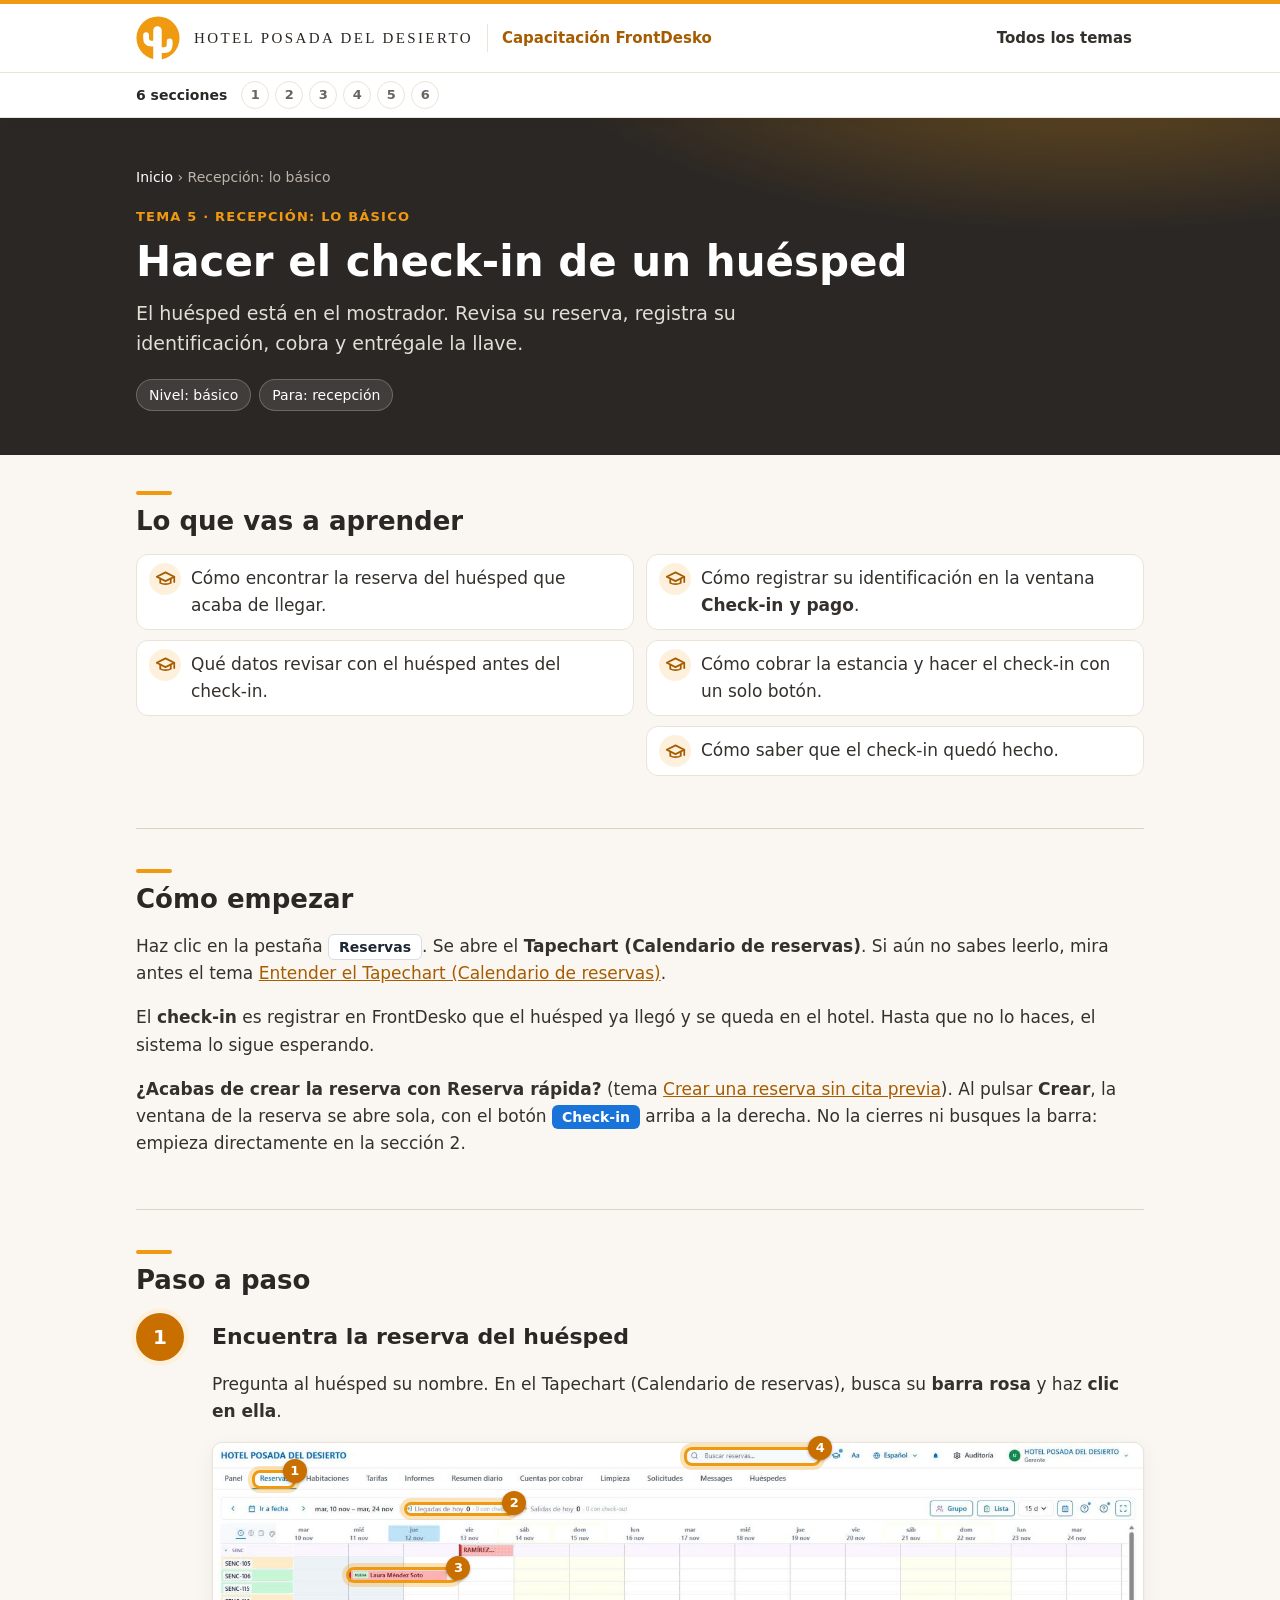
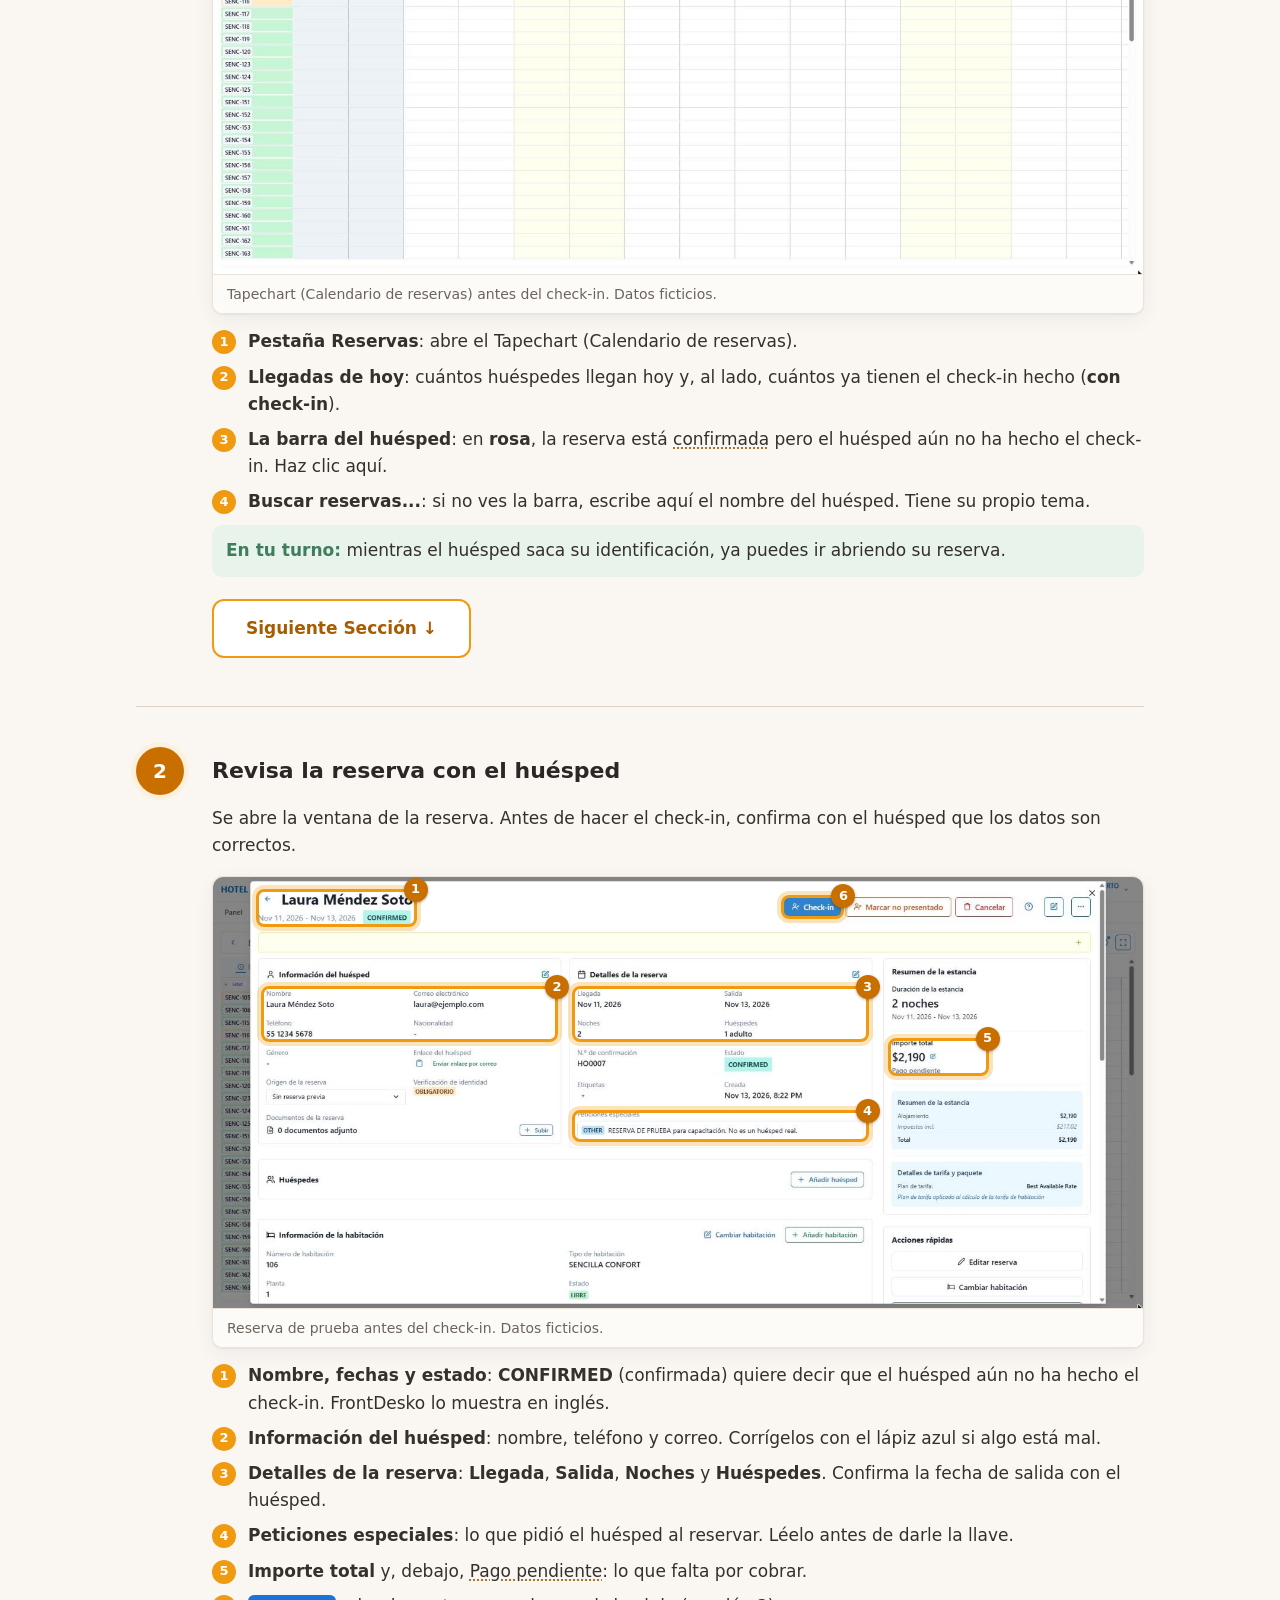
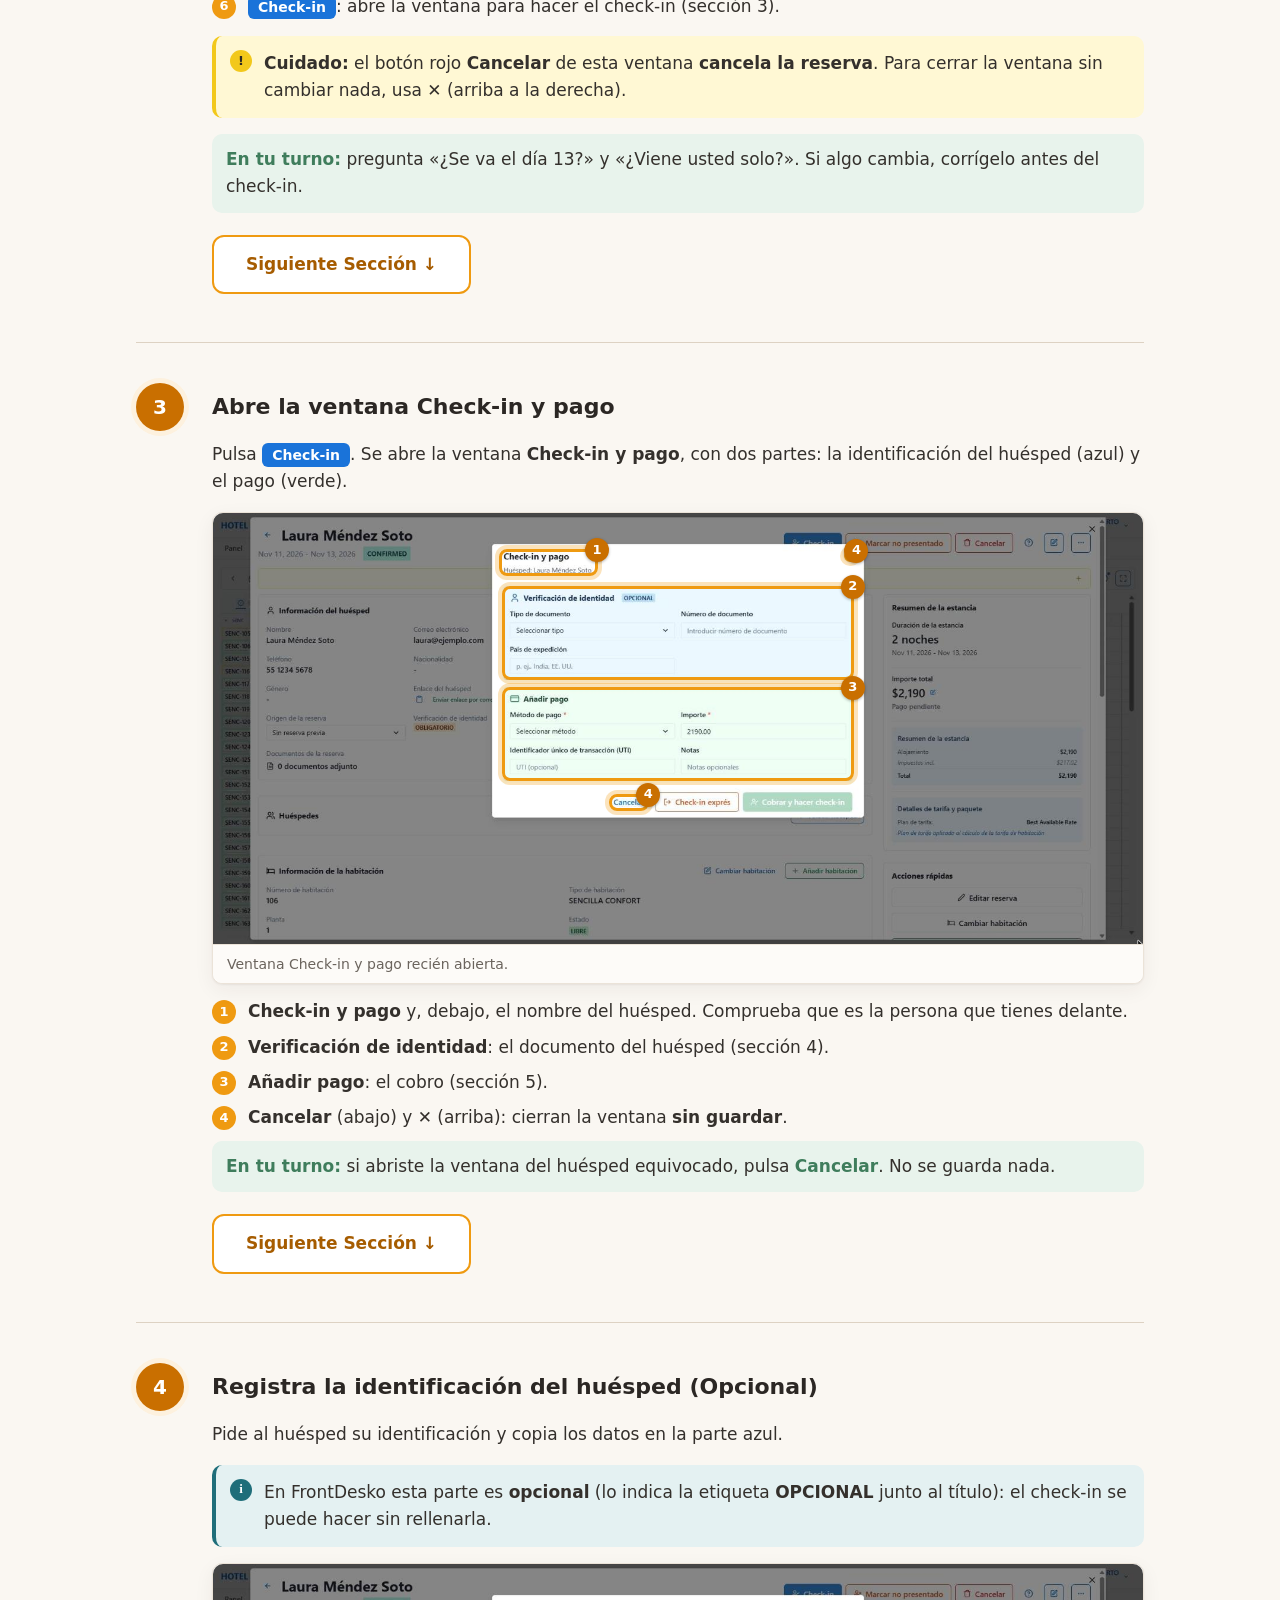
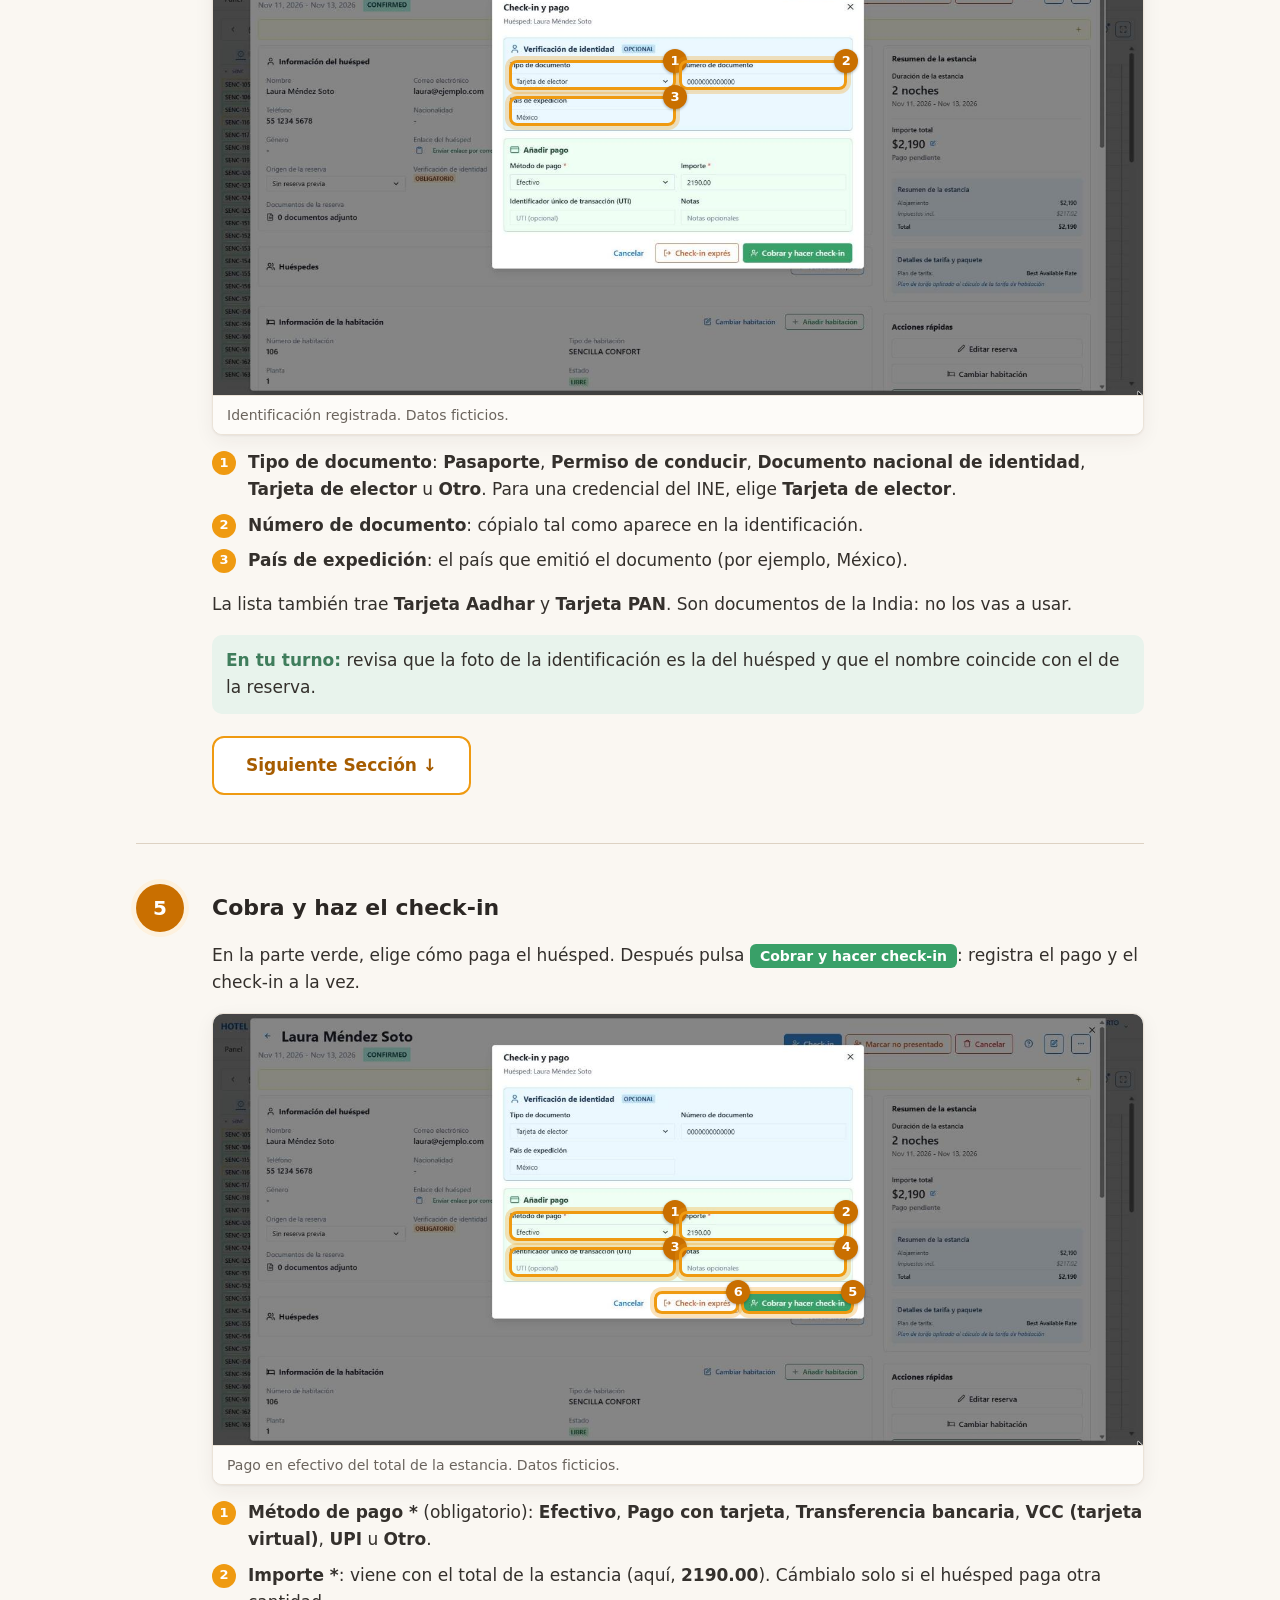
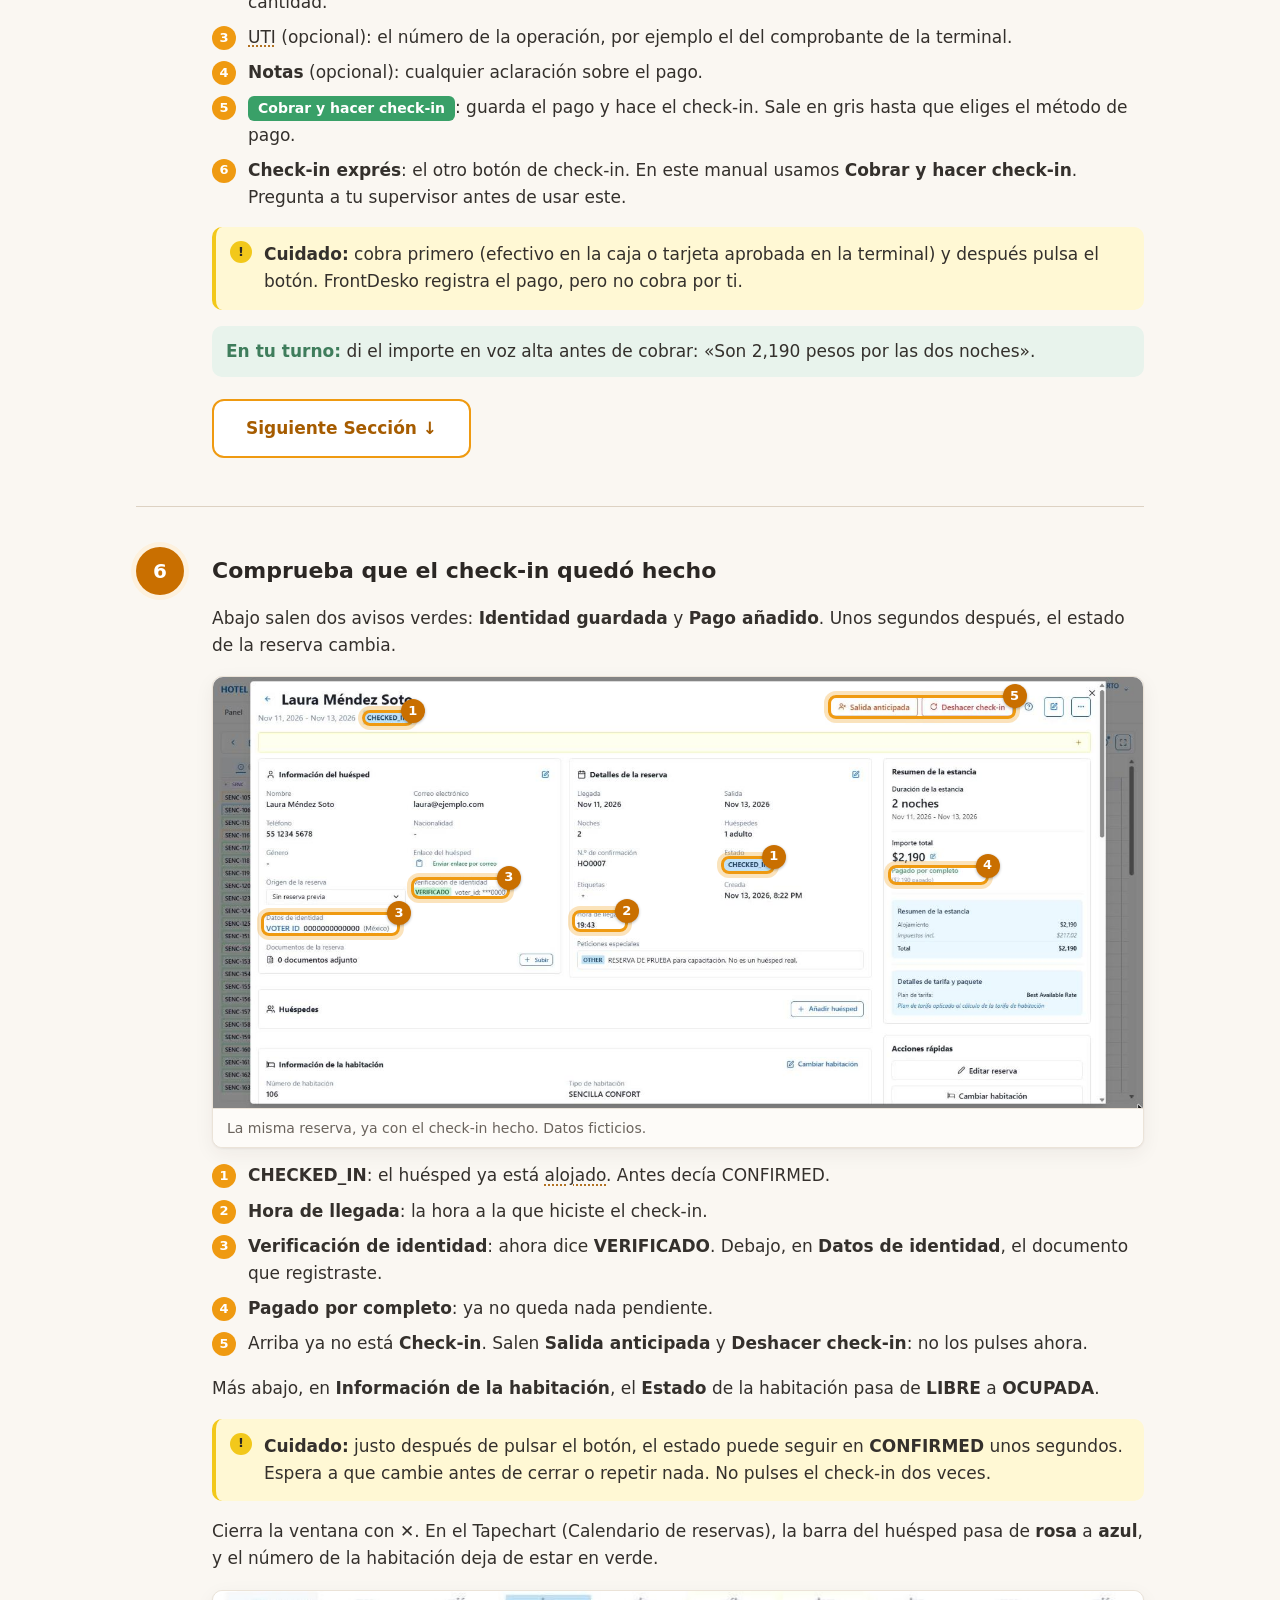
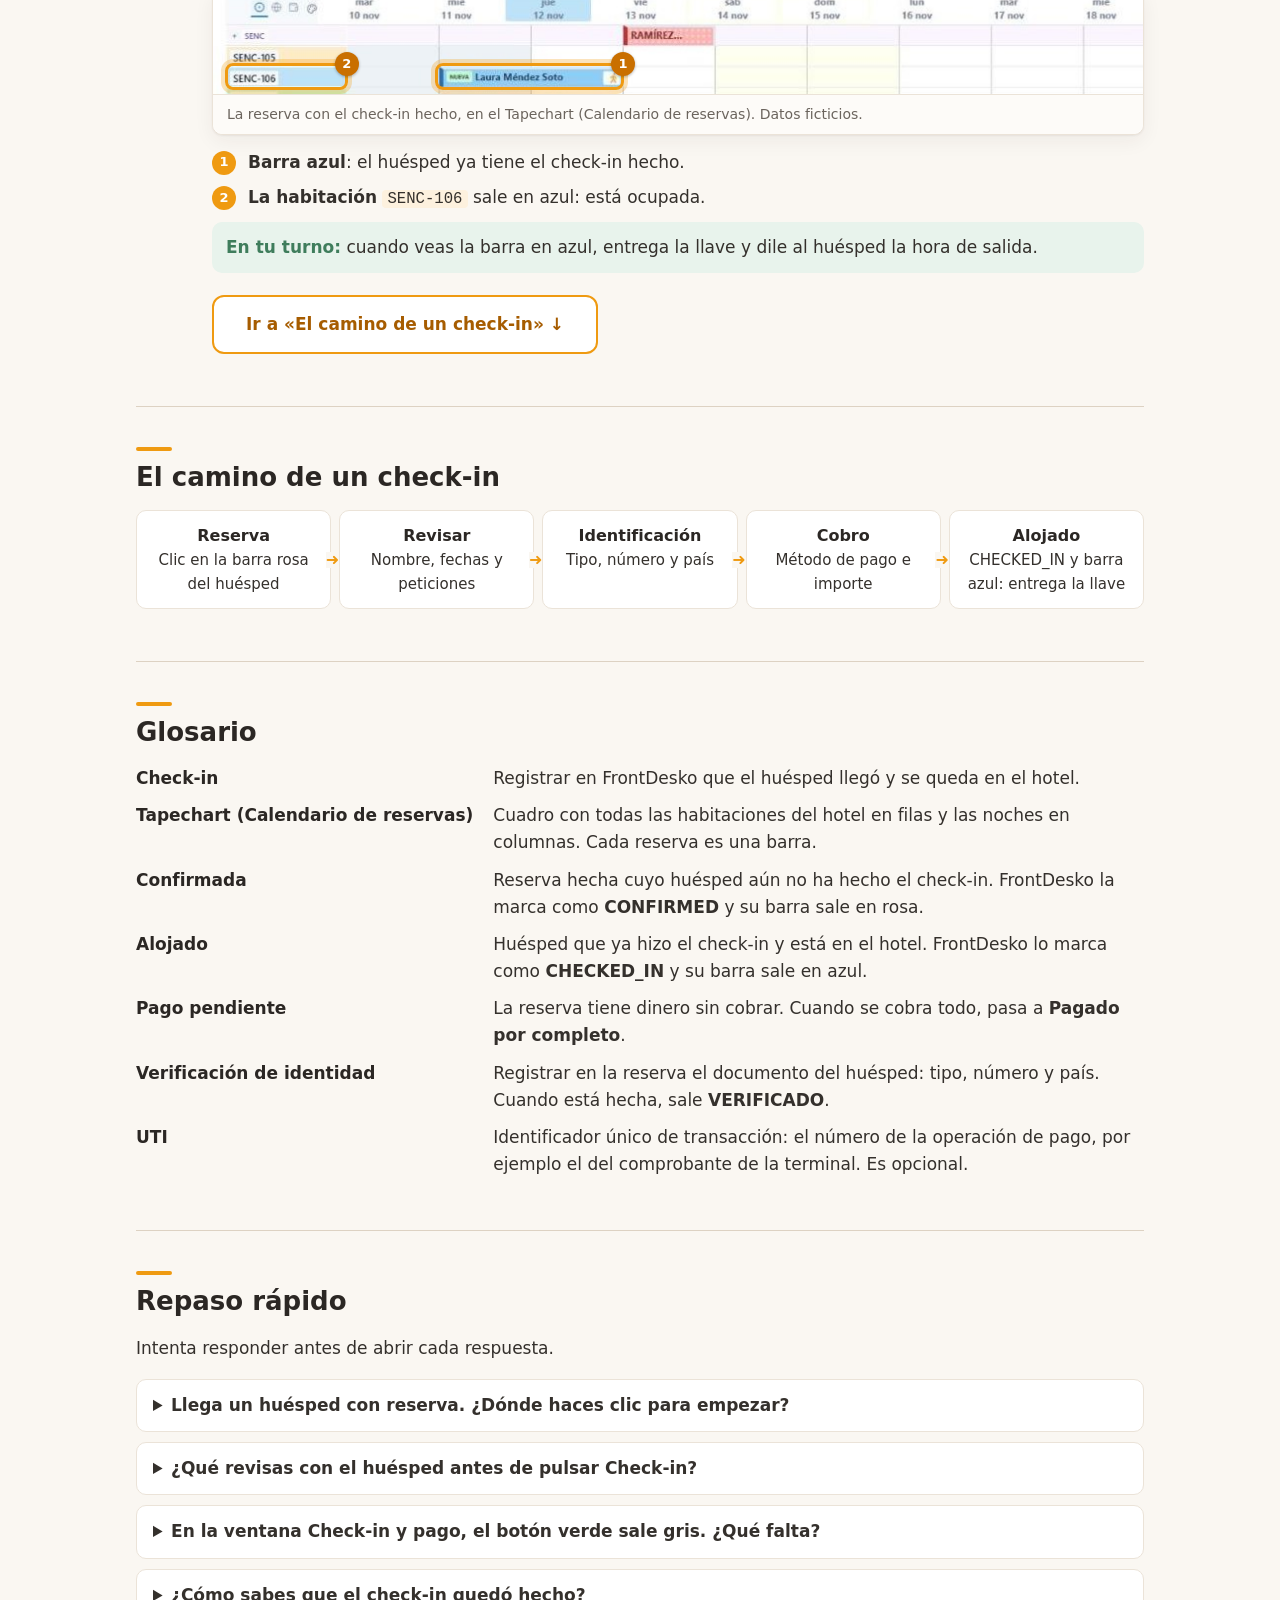
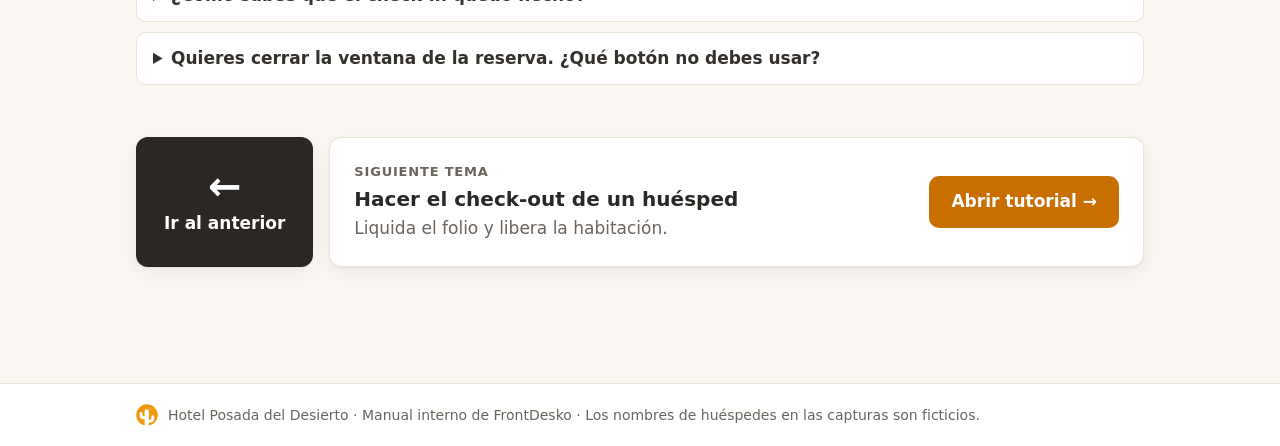
<file: 05-check-in.html>
<!doctype html>
<html lang="es">
<head>
<meta charset="utf-8">
<meta name="viewport" content="width=device-width, initial-scale=1">
<title>Hacer el check-in de un huésped · Capacitación</title>
<link rel="icon" href="img/logo.svg">
<link rel="stylesheet" href="css/estilos.css">
<script src="js/anotaciones.js" defer></script>
<script src="js/visor.js" defer></script>
<script src="js/secciones.js" defer></script>
</head>
<body>

<header class="marca-hotel">
  <div class="contenedor">
    <a class="identidad" href="index.html">
      <img src="img/logo.svg" alt="Logotipo Hotel Posada del Desierto">
      <span class="textos">
        <span class="nombre-hotel">Hotel Posada del Desierto</span>
        <span class="separador"></span>
        <span class="sitio">Capacitación FrontDesko</span>
      </span>
    </a>
    <nav><a href="index.html">Todos los temas</a></nav>
  </div>
</header>

<div class="cabecera">
  <div class="contenedor">
    <div class="migas"><a href="index.html">Inicio</a> › Recepción: lo básico</div>
    <span class="etiqueta">Tema 5 · Recepción: lo básico</span>
    <h1>Hacer el check-in de un huésped</h1>
    <p class="lead">El huésped está en el mostrador. Revisa su reserva, registra su identificación, cobra y entrégale la llave.</p>
    <div class="fichas">
      <span class="ficha">Nivel: básico</span>
      <span class="ficha">Para: recepción</span>
    </div>
  </div>
</div>

<main class="contenedor">

  <section>
    <h2>Lo que vas a aprender</h2>
    <ul class="aprenderas">
      <li>Cómo encontrar la reserva del huésped que acaba de llegar.</li>
      <li>Qué datos revisar con el huésped antes del check-in.</li>
      <li>Cómo registrar su identificación en la ventana <b>Check-in y pago</b>.</li>
      <li>Cómo cobrar la estancia y hacer el check-in con un solo botón.</li>
      <li>Cómo saber que el check-in quedó hecho.</li>
    </ul>
  </section>

  <section>
    <h2>Cómo empezar</h2>
    <p>Haz clic en la pestaña <span class="pestana-ui">Reservas</span>. Se abre el <b>Tapechart (Calendario de reservas)</b>. Si aún no sabes leerlo, mira antes el tema <a href="03-entender-el-tapechart.html">Entender el Tapechart (Calendario de reservas)</a>.</p>
    <p>El <b>check-in</b> es registrar en FrontDesko que el huésped ya llegó y se queda en el hotel. Hasta que no lo haces, el sistema lo sigue esperando.</p>
    <p><b>¿Acabas de crear la reserva con Reserva rápida?</b> (tema <a href="04-reserva-sin-cita.html">Crear una reserva sin cita previa</a>). Al pulsar <b>Crear</b>, la ventana de la reserva se abre sola, con el botón <span class="boton-ui">Check-in</span> arriba a la derecha. No la cierres ni busques la barra: empieza directamente en la sección 2.</p>
  </section>

  <section>
    <h2>Paso a paso</h2>

    <!-- 1. Encontrar la reserva -->
    <article class="seccion">
      <div class="num">1</div>
      <div class="cuerpo">
        <h3 class="titulo-seccion">Encuentra la reserva del huésped</h3>
        <p>Pregunta al huésped su nombre. En el Tapechart (Calendario de reservas), busca su <b>barra rosa</b> y haz <b>clic en ella</b>.</p>
        <figure class="captura">
          <a href="img/check-in/01-tapechart.jpg" target="_blank"><div class="lienzo">
            <img src="img/check-in/01-tapechart.jpg" alt="Tapechart (Calendario de reservas) con la barra rosa de la reserva de Laura Méndez Soto en la habitación SENC-106 y el contador Llegadas de hoy arriba" loading="lazy">
            <span class="marca caja" style="left:4.2%;top:6.2%;width:4.7%;height:4.3%" data-n="1"></span>
            <span class="marca caja" style="left:20.5%;top:13.6%;width:12%;height:3.3%" data-n="2"></span>
            <span class="marca caja" style="left:14.3%;top:28.8%;width:12.2%;height:3.6%" data-n="3"></span>
            <span class="marca caja" style="left:50.6%;top:0.9%;width:14.8%;height:4.4%" data-n="4"></span>
          </div></a>
          <figcaption>Tapechart (Calendario de reservas) antes del check-in. Datos ficticios.</figcaption>
        </figure>
        <ul class="leyenda">
          <li><span class="n">1</span><span><b>Pestaña Reservas</b>: abre el Tapechart (Calendario de reservas).</span></li>
          <li><span class="n">2</span><span><b>Llegadas de hoy</b>: cuántos huéspedes llegan hoy y, al lado, cuántos ya tienen el check-in hecho (<b>con check-in</b>).</span></li>
          <li><span class="n">3</span><span><b>La barra del huésped</b>: en <b>rosa</b>, la reserva está <span class="termino">confirmada</span> pero el huésped aún no ha hecho el check-in. Haz clic aquí.</span></li>
          <li><span class="n">4</span><span><b>Buscar reservas...</b>: si no ves la barra, escribe aquí el nombre del huésped. Tiene su propio tema.</span></li>
        </ul>
        <p class="turno"><b>En tu turno:</b> mientras el huésped saca su identificación, ya puedes ir abriendo su reserva.</p>
      </div>
    </article>

    <!-- 2. Revisar la reserva -->
    <article class="seccion">
      <div class="num">2</div>
      <div class="cuerpo">
        <h3 class="titulo-seccion">Revisa la reserva con el huésped</h3>
        <p>Se abre la ventana de la reserva. Antes de hacer el check-in, confirma con el huésped que los datos son correctos.</p>
        <figure class="captura">
          <a href="img/check-in/02-reserva.jpg" target="_blank"><div class="lienzo">
            <img src="img/check-in/02-reserva.jpg" alt="Ventana de la reserva de Laura Méndez Soto en estado CONFIRMED, con el botón Check-in arriba a la derecha" loading="lazy">
            <span class="marca caja" style="left:4.6%;top:2.6%;width:17.3%;height:9%" data-n="1"></span>
            <span class="marca caja" style="left:5.2%;top:25.3%;width:31.9%;height:13%" data-n="2"></span>
            <span class="marca caja" style="left:38.6%;top:25.3%;width:31.9%;height:13%" data-n="3"></span>
            <span class="marca caja" style="left:38.6%;top:54%;width:31.9%;height:7.4%" data-n="4"></span>
            <span class="marca caja" style="left:72.6%;top:37.2%;width:10.8%;height:9%" data-n="5"></span>
            <span class="marca caja" style="left:61.1%;top:4.1%;width:6.8%;height:5.5%" data-n="6"></span>
          </div></a>
          <figcaption>Reserva de prueba antes del check-in. Datos ficticios.</figcaption>
        </figure>
        <ul class="leyenda">
          <li><span class="n">1</span><span><b>Nombre, fechas y estado</b>: <b>CONFIRMED</b> (confirmada) quiere decir que el huésped aún no ha hecho el check-in. FrontDesko lo muestra en inglés.</span></li>
          <li><span class="n">2</span><span><b>Información del huésped</b>: nombre, teléfono y correo. Corrígelos con el lápiz azul si algo está mal.</span></li>
          <li><span class="n">3</span><span><b>Detalles de la reserva</b>: <b>Llegada</b>, <b>Salida</b>, <b>Noches</b> y <b>Huéspedes</b>. Confirma la fecha de salida con el huésped.</span></li>
          <li><span class="n">4</span><span><b>Peticiones especiales</b>: lo que pidió el huésped al reservar. Léelo antes de darle la llave.</span></li>
          <li><span class="n">5</span><span><b>Importe total</b> y, debajo, <span class="termino">Pago pendiente</span>: lo que falta por cobrar.</span></li>
          <li><span class="n">6</span><span><span class="boton-ui">Check-in</span>: abre la ventana para hacer el check-in (sección 3).</span></li>
        </ul>
        <div class="nota ojo"><p><b>Cuidado:</b> el botón rojo <b>Cancelar</b> de esta ventana <b>cancela la reserva</b>. Para cerrar la ventana sin cambiar nada, usa <b>✕</b> (arriba a la derecha).</p></div>
        <p class="turno"><b>En tu turno:</b> pregunta «¿Se va el día 13?» y «¿Viene usted solo?». Si algo cambia, corrígelo antes del check-in.</p>
      </div>
    </article>

    <!-- 3. Ventana Check-in y pago -->
    <article class="seccion">
      <div class="num">3</div>
      <div class="cuerpo">
        <h3 class="titulo-seccion">Abre la ventana Check-in y pago</h3>
        <p>Pulsa <span class="boton-ui">Check-in</span>. Se abre la ventana <b>Check-in y pago</b>, con dos partes: la identificación del huésped (azul) y el pago (verde).</p>
        <figure class="captura">
          <a href="img/check-in/03-ventana-check-in.jpg" target="_blank"><div class="lienzo">
            <img src="img/check-in/03-ventana-check-in.jpg" alt="Ventana Check-in y pago vacía, con Verificación de identidad, Añadir pago y los botones Cancelar, Check-in exprés y Cobrar y hacer check-in" loading="lazy">
            <span class="marca caja" style="left:30.7%;top:8.3%;width:10.7%;height:6.3%" data-n="1"></span>
            <span class="marca caja" style="left:31.1%;top:16.8%;width:37.8%;height:22%" data-n="2"></span>
            <span class="marca caja" style="left:31.1%;top:40.2%;width:37.8%;height:22%" data-n="3"></span>
            <span class="marca caja" style="left:42.6%;top:65.1%;width:4.3%;height:4%" data-n="4"></span>
            <span class="marca caja" style="left:67.9%;top:8.4%;width:1.4%;height:3%" data-n="4"></span>
          </div></a>
          <figcaption>Ventana Check-in y pago recién abierta.</figcaption>
        </figure>
        <ul class="leyenda">
          <li><span class="n">1</span><span><b>Check-in y pago</b> y, debajo, el nombre del huésped. Comprueba que es la persona que tienes delante.</span></li>
          <li><span class="n">2</span><span><b>Verificación de identidad</b>: el documento del huésped (sección 4).</span></li>
          <li><span class="n">3</span><span><b>Añadir pago</b>: el cobro (sección 5).</span></li>
          <li><span class="n">4</span><span><b>Cancelar</b> (abajo) y <b>✕</b> (arriba): cierran la ventana <b>sin guardar</b>.</span></li>
        </ul>
        <p class="turno"><b>En tu turno:</b> si abriste la ventana del huésped equivocado, pulsa <b>Cancelar</b>. No se guarda nada.</p>
      </div>
    </article>

    <!-- 4. Identificación -->
    <article class="seccion">
      <div class="num">4</div>
      <div class="cuerpo">
        <h3 class="titulo-seccion">Registra la identificación del huésped (Opcional)</h3>
        <p>Pide al huésped su identificación y copia los datos en la parte azul.</p>
        <div class="nota"><p>En FrontDesko esta parte es <b>opcional</b> (lo indica la etiqueta <b>OPCIONAL</b> junto al título): el check-in se puede hacer sin rellenarla.</p></div>
        <figure class="captura">
          <a href="img/check-in/04-datos-rellenos.jpg" target="_blank"><div class="lienzo">
            <img src="img/check-in/04-datos-rellenos.jpg" alt="Verificación de identidad rellena: Tarjeta de elector, número de documento y país de expedición México" loading="lazy">
            <span class="marca caja" style="left:31.8%;top:22.3%;width:18%;height:6.9%" data-n="1"></span>
            <span class="marca caja" style="left:50.1%;top:22.3%;width:18.1%;height:6.9%" data-n="2"></span>
            <span class="marca caja" style="left:31.8%;top:30.6%;width:18%;height:6.9%" data-n="3"></span>
          </div></a>
          <figcaption>Identificación registrada. Datos ficticios.</figcaption>
        </figure>
        <ul class="leyenda">
          <li><span class="n">1</span><span><b>Tipo de documento</b>: <b>Pasaporte</b>, <b>Permiso de conducir</b>, <b>Documento nacional de identidad</b>, <b>Tarjeta de elector</b> u <b>Otro</b>. Para una credencial del INE, elige <b>Tarjeta de elector</b>.</span></li>
          <li><span class="n">2</span><span><b>Número de documento</b>: cópialo tal como aparece en la identificación.</span></li>
          <li><span class="n">3</span><span><b>País de expedición</b>: el país que emitió el documento (por ejemplo, México).</span></li>
        </ul>
        <p>La lista también trae <b>Tarjeta Aadhar</b> y <b>Tarjeta PAN</b>. Son documentos de la India: no los vas a usar.</p>
        <p class="turno"><b>En tu turno:</b> revisa que la foto de la identificación es la del huésped y que el nombre coincide con el de la reserva.</p>
      </div>
    </article>

    <!-- 5. Pago -->
    <article class="seccion">
      <div class="num">5</div>
      <div class="cuerpo">
        <h3 class="titulo-seccion">Cobra y haz el check-in</h3>
        <p>En la parte verde, elige cómo paga el huésped. Después pulsa <span class="boton-ui verde">Cobrar y hacer check-in</span>: registra el pago y el check-in a la vez.</p>
        <figure class="captura">
          <a href="img/check-in/04-datos-rellenos.jpg" target="_blank"><div class="lienzo">
            <img src="img/check-in/04-datos-rellenos.jpg" alt="Añadir pago con Método de pago Efectivo, Importe 2190.00 y el botón verde Cobrar y hacer check-in activo" loading="lazy">
            <span class="marca caja" style="left:31.8%;top:45.7%;width:18%;height:6.9%" data-n="1"></span>
            <span class="marca caja" style="left:50.1%;top:45.7%;width:18.1%;height:6.9%" data-n="2"></span>
            <span class="marca caja" style="left:31.8%;top:54%;width:18%;height:6.9%" data-n="3"></span>
            <span class="marca caja" style="left:50.1%;top:54%;width:18.1%;height:6.9%" data-n="4"></span>
            <span class="marca caja" style="left:56.8%;top:64.3%;width:12.1%;height:5.3%" data-n="5"></span>
            <span class="marca caja" style="left:47.4%;top:64.3%;width:9.2%;height:5.3%" data-n="6"></span>
          </div></a>
          <figcaption>Pago en efectivo del total de la estancia. Datos ficticios.</figcaption>
        </figure>
        <ul class="leyenda">
          <li><span class="n">1</span><span><b>Método de pago *</b> (obligatorio): <b>Efectivo</b>, <b>Pago con tarjeta</b>, <b>Transferencia bancaria</b>, <b>VCC (tarjeta virtual)</b>, <b>UPI</b> u <b>Otro</b>.</span></li>
          <li><span class="n">2</span><span><b>Importe *</b>: viene con el total de la estancia (aquí, <b>2190.00</b>). Cámbialo solo si el huésped paga otra cantidad.</span></li>
          <li><span class="n">3</span><span><span class="termino">UTI</span> (opcional): el número de la operación, por ejemplo el del comprobante de la terminal.</span></li>
          <li><span class="n">4</span><span><b>Notas</b> (opcional): cualquier aclaración sobre el pago.</span></li>
          <li><span class="n">5</span><span><span class="boton-ui verde">Cobrar y hacer check-in</span>: guarda el pago y hace el check-in. Sale en gris hasta que eliges el método de pago.</span></li>
          <li><span class="n">6</span><span><b>Check-in exprés</b>: el otro botón de check-in. En este manual usamos <b>Cobrar y hacer check-in</b>. Pregunta a tu supervisor antes de usar este.</span></li>
        </ul>
        <div class="nota ojo"><p><b>Cuidado:</b> cobra primero (efectivo en la caja o tarjeta aprobada en la terminal) y después pulsa el botón. FrontDesko registra el pago, pero no cobra por ti.</p></div>
        <p class="turno"><b>En tu turno:</b> di el importe en voz alta antes de cobrar: «Son 2,190 pesos por las dos noches».</p>
      </div>
    </article>

    <!-- 6. Comprobar -->
    <article class="seccion">
      <div class="num">6</div>
      <div class="cuerpo">
        <h3 class="titulo-seccion">Comprueba que el check-in quedó hecho</h3>
        <p>Abajo salen dos avisos verdes: <b>Identidad guardada</b> y <b>Pago añadido</b>. Unos segundos después, el estado de la reserva cambia.</p>
        <figure class="captura">
          <a href="img/check-in/05-alojada.jpg" target="_blank"><div class="lienzo">
            <img src="img/check-in/05-alojada.jpg" alt="Reserva en estado CHECKED_IN, con identidad VERIFICADO, Pagado por completo, hora de llegada 19:43 y los botones Salida anticipada y Deshacer check-in" loading="lazy">
            <span class="marca caja" style="left:16%;top:7.6%;width:5.6%;height:3.6%" data-n="1"></span>
            <span class="marca caja" style="left:54.6%;top:41.4%;width:5.8%;height:4.2%" data-n="1"></span>
            <span class="marca caja" style="left:38.6%;top:54%;width:6%;height:5%" data-n="2"></span>
            <span class="marca caja" style="left:21.3%;top:46.3%;width:10.6%;height:5.2%" data-n="3"></span>
            <span class="marca caja" style="left:5.2%;top:54.5%;width:14.9%;height:5.6%" data-n="3"></span>
            <span class="marca caja" style="left:72.6%;top:43.5%;width:10.8%;height:4.7%" data-n="4"></span>
            <span class="marca caja" style="left:66.1%;top:4.1%;width:20.2%;height:5.5%" data-n="5"></span>
          </div></a>
          <figcaption>La misma reserva, ya con el check-in hecho. Datos ficticios.</figcaption>
        </figure>
        <ul class="leyenda">
          <li><span class="n">1</span><span><b>CHECKED_IN</b>: el huésped ya está <span class="termino">alojado</span>. Antes decía CONFIRMED.</span></li>
          <li><span class="n">2</span><span><b>Hora de llegada</b>: la hora a la que hiciste el check-in.</span></li>
          <li><span class="n">3</span><span><b>Verificación de identidad</b>: ahora dice <b>VERIFICADO</b>. Debajo, en <b>Datos de identidad</b>, el documento que registraste.</span></li>
          <li><span class="n">4</span><span><b>Pagado por completo</b>: ya no queda nada pendiente.</span></li>
          <li><span class="n">5</span><span>Arriba ya no está <b>Check-in</b>. Salen <b>Salida anticipada</b> y <b>Deshacer check-in</b>: no los pulses ahora.</span></li>
        </ul>
        <p>Más abajo, en <b>Información de la habitación</b>, el <b>Estado</b> de la habitación pasa de <b>LIBRE</b> a <b>OCUPADA</b>.</p>
        <div class="nota ojo"><p><b>Cuidado:</b> justo después de pulsar el botón, el estado puede seguir en <b>CONFIRMED</b> unos segundos. Espera a que cambie antes de cerrar o repetir nada. No pulses el check-in dos veces.</p></div>
        <p>Cierra la ventana con <b>✕</b>. En el Tapechart (Calendario de reservas), la barra del huésped pasa de <b>rosa</b> a <b>azul</b>, y el número de la habitación deja de estar en verde.</p>
        <figure class="captura">
          <a href="img/check-in/06-barra-alojada.jpg" target="_blank"><div class="lienzo">
            <img src="img/check-in/06-barra-alojada.jpg" alt="Barra azul de la reserva de Laura Méndez Soto en la habitación SENC-106, también en azul" loading="lazy">
            <span class="marca caja" style="left:23.9%;top:70%;width:20.3%;height:26%" data-n="1"></span>
            <span class="marca caja" style="left:1.3%;top:70%;width:13.2%;height:26%" data-n="2"></span>
          </div></a>
          <figcaption>La reserva con el check-in hecho, en el Tapechart (Calendario de reservas). Datos ficticios.</figcaption>
        </figure>
        <ul class="leyenda">
          <li><span class="n">1</span><span><b>Barra azul</b>: el huésped ya tiene el check-in hecho.</span></li>
          <li><span class="n">2</span><span><b>La habitación</b> <code>SENC-106</code> sale en azul: está ocupada.</span></li>
        </ul>
        <p class="turno"><b>En tu turno:</b> cuando veas la barra en azul, entrega la llave y dile al huésped la hora de salida.</p>
      </div>
    </article>
  </section>

  <section>
    <h2>El camino de un check-in</h2>
    <ol class="flujo">
      <li><b>Reserva</b>Clic en la barra rosa del huésped</li>
      <li><b>Revisar</b>Nombre, fechas y peticiones</li>
      <li><b>Identificación</b>Tipo, número y país</li>
      <li><b>Cobro</b>Método de pago e importe</li>
      <li><b>Alojado</b>CHECKED_IN y barra azul: entrega la llave</li>
    </ol>
  </section>

  <section>
    <h2>Glosario</h2>
    <dl class="glosario">
      <dt>Check-in</dt><dd>Registrar en FrontDesko que el huésped llegó y se queda en el hotel.</dd>
      <dt>Tapechart (Calendario de reservas)</dt><dd>Cuadro con todas las habitaciones del hotel en filas y las noches en columnas. Cada reserva es una barra.</dd>
      <dt>Confirmada</dt><dd>Reserva hecha cuyo huésped aún no ha hecho el check-in. FrontDesko la marca como <b>CONFIRMED</b> y su barra sale en rosa.</dd>
      <dt>Alojado</dt><dd>Huésped que ya hizo el check-in y está en el hotel. FrontDesko lo marca como <b>CHECKED_IN</b> y su barra sale en azul.</dd>
      <dt>Pago pendiente</dt><dd>La reserva tiene dinero sin cobrar. Cuando se cobra todo, pasa a <b>Pagado por completo</b>.</dd>
      <dt>Verificación de identidad</dt><dd>Registrar en la reserva el documento del huésped: tipo, número y país. Cuando está hecha, sale <b>VERIFICADO</b>.</dd>
      <dt>UTI</dt><dd>Identificador único de transacción: el número de la operación de pago, por ejemplo el del comprobante de la terminal. Es opcional.</dd>
    </dl>
  </section>

  <section>
    <h2>Repaso rápido</h2>
    <p>Intenta responder antes de abrir cada respuesta.</p>
    <details><summary>Llega un huésped con reserva. ¿Dónde haces clic para empezar?</summary>En su <b>barra rosa</b> del <b>Tapechart (Calendario de reservas)</b>. Se abre su reserva y ahí pulsas <b>Check-in</b>.</details>
    <details><summary>¿Qué revisas con el huésped antes de pulsar Check-in?</summary>Nombre y contacto, fechas de llegada y salida, número de huéspedes y las <b>Peticiones especiales</b>.</details>
    <details><summary>En la ventana Check-in y pago, el botón verde sale gris. ¿Qué falta?</summary>Elegir el <b>Método de pago</b>. Es obligatorio.</details>
    <details><summary>¿Cómo sabes que el check-in quedó hecho?</summary>El estado pasa a <b>CHECKED_IN</b>, la habitación a <b>OCUPADA</b> y la barra del Tapechart (Calendario de reservas) se vuelve <b>azul</b>.</details>
    <details><summary>Quieres cerrar la ventana de la reserva. ¿Qué botón no debes usar?</summary>El rojo <b>Cancelar</b>: cancela la reserva. Cierra con <b>✕</b>.</details>
  </section>

  <nav class="temas-vecinos no-imprimir" aria-label="Otros temas">
    <a class="tema-anterior" href="04-reserva-sin-cita.html" title="Tema anterior: Crear una reserva sin cita previa"><span class="flecha" aria-hidden="true">←</span>Ir al anterior</a>
    <section class="tarjeta siguiente">
      <div>
        <div style="font-size:13px;color:var(--texto-suave);text-transform:uppercase;letter-spacing:.8px;font-weight:700">Siguiente tema</div>
        <div style="font-size:20px;font-weight:700;color:var(--carbon)">Hacer el check-out de un huésped</div>
        <div style="color:var(--texto-suave)">Liquida el folio y libera la habitación.</div>
      </div>
      <a class="boton" href="06-check-out.html">Abrir tutorial →</a>
    </section>
  </nav>

</main>

<footer>
  <div class="contenedor"><img src="img/logo.svg" alt="">Hotel Posada del Desierto · Manual interno de FrontDesko · Los nombres de huéspedes en las capturas son ficticios.</div>
</footer>

</body>
</html>
</file>
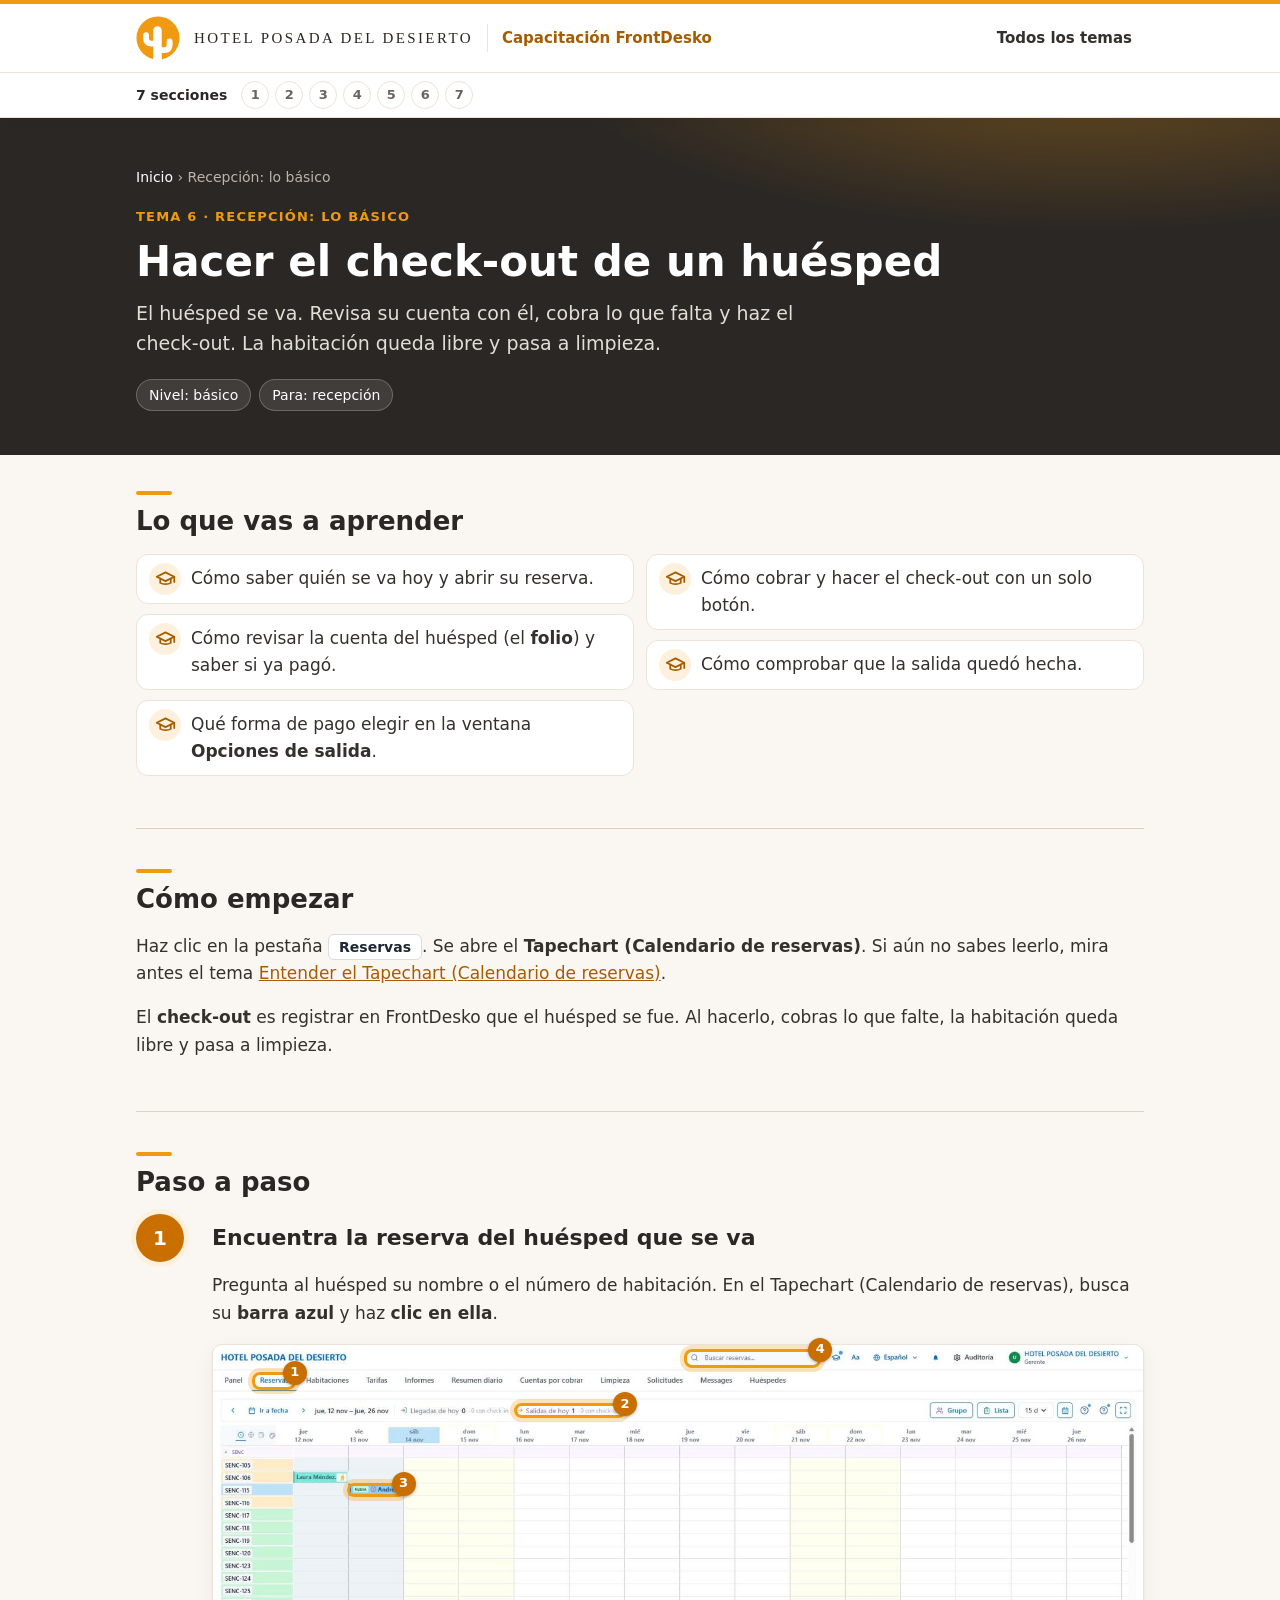
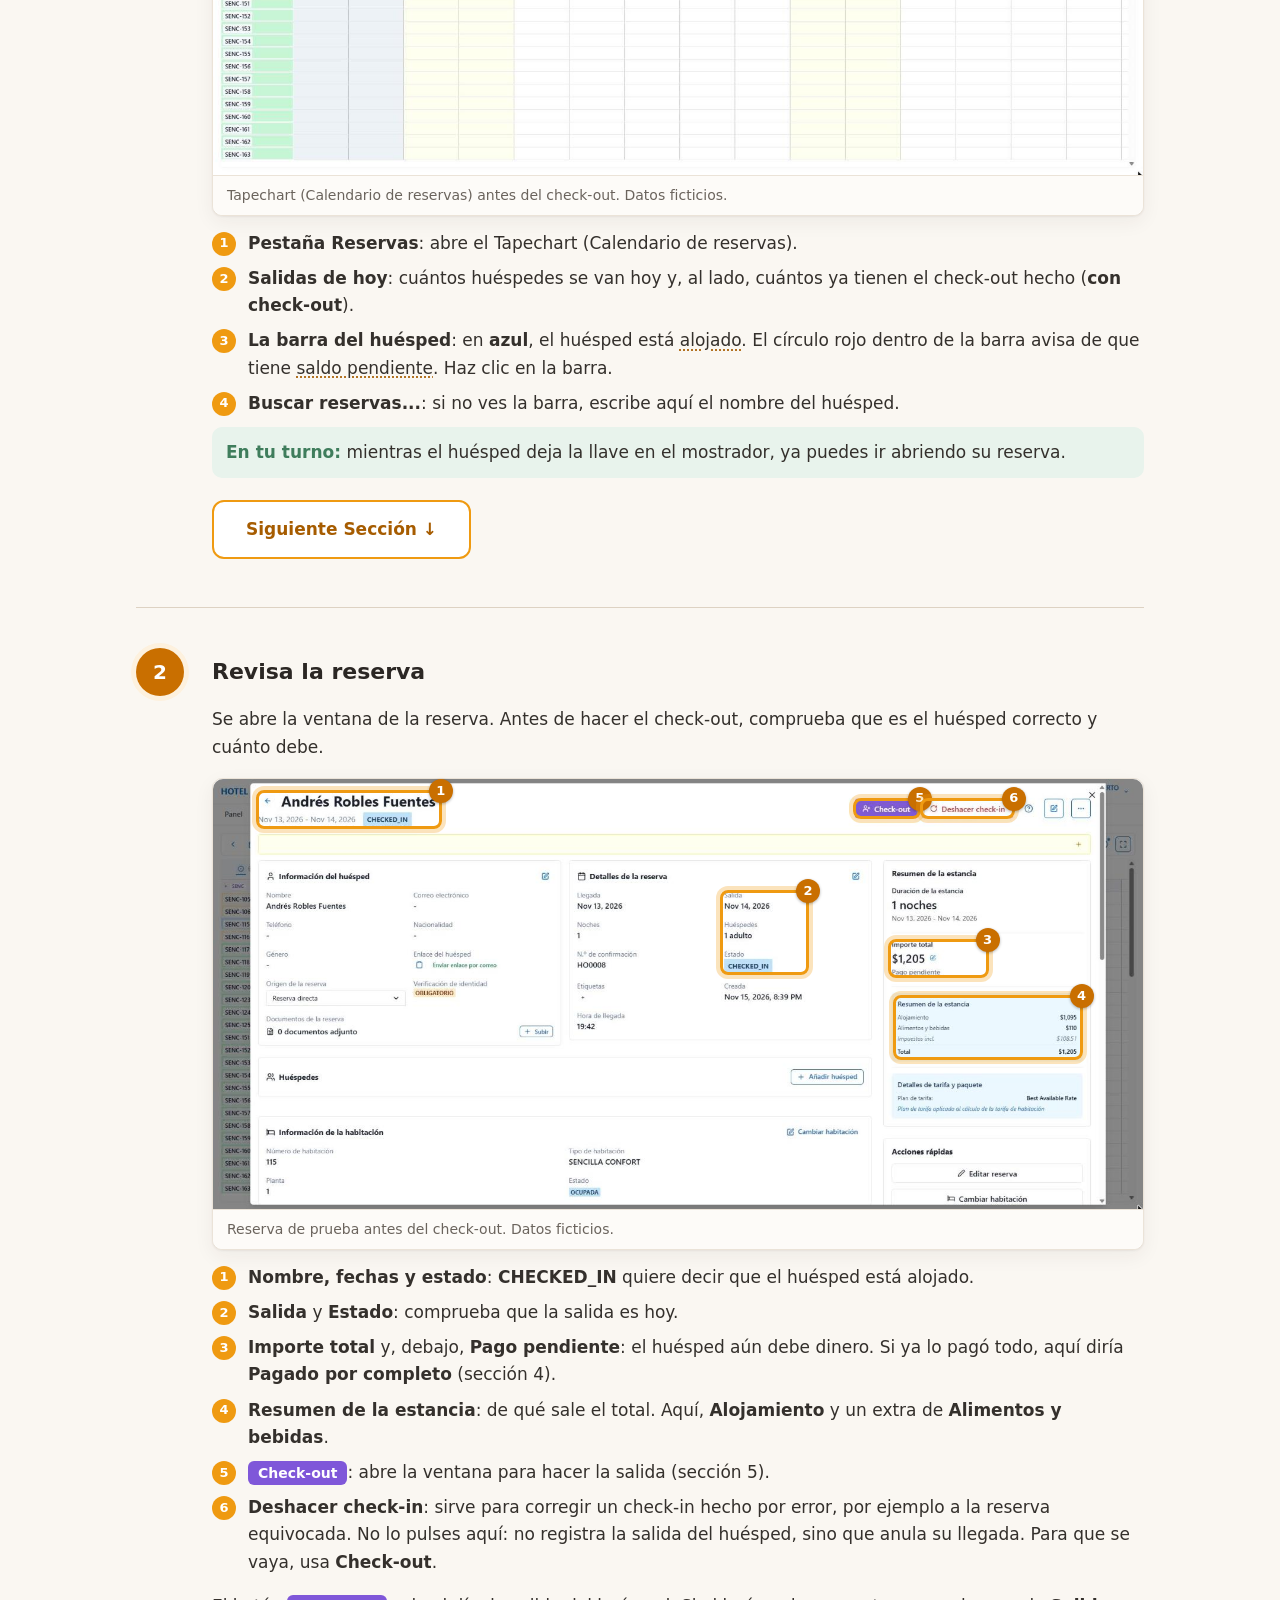
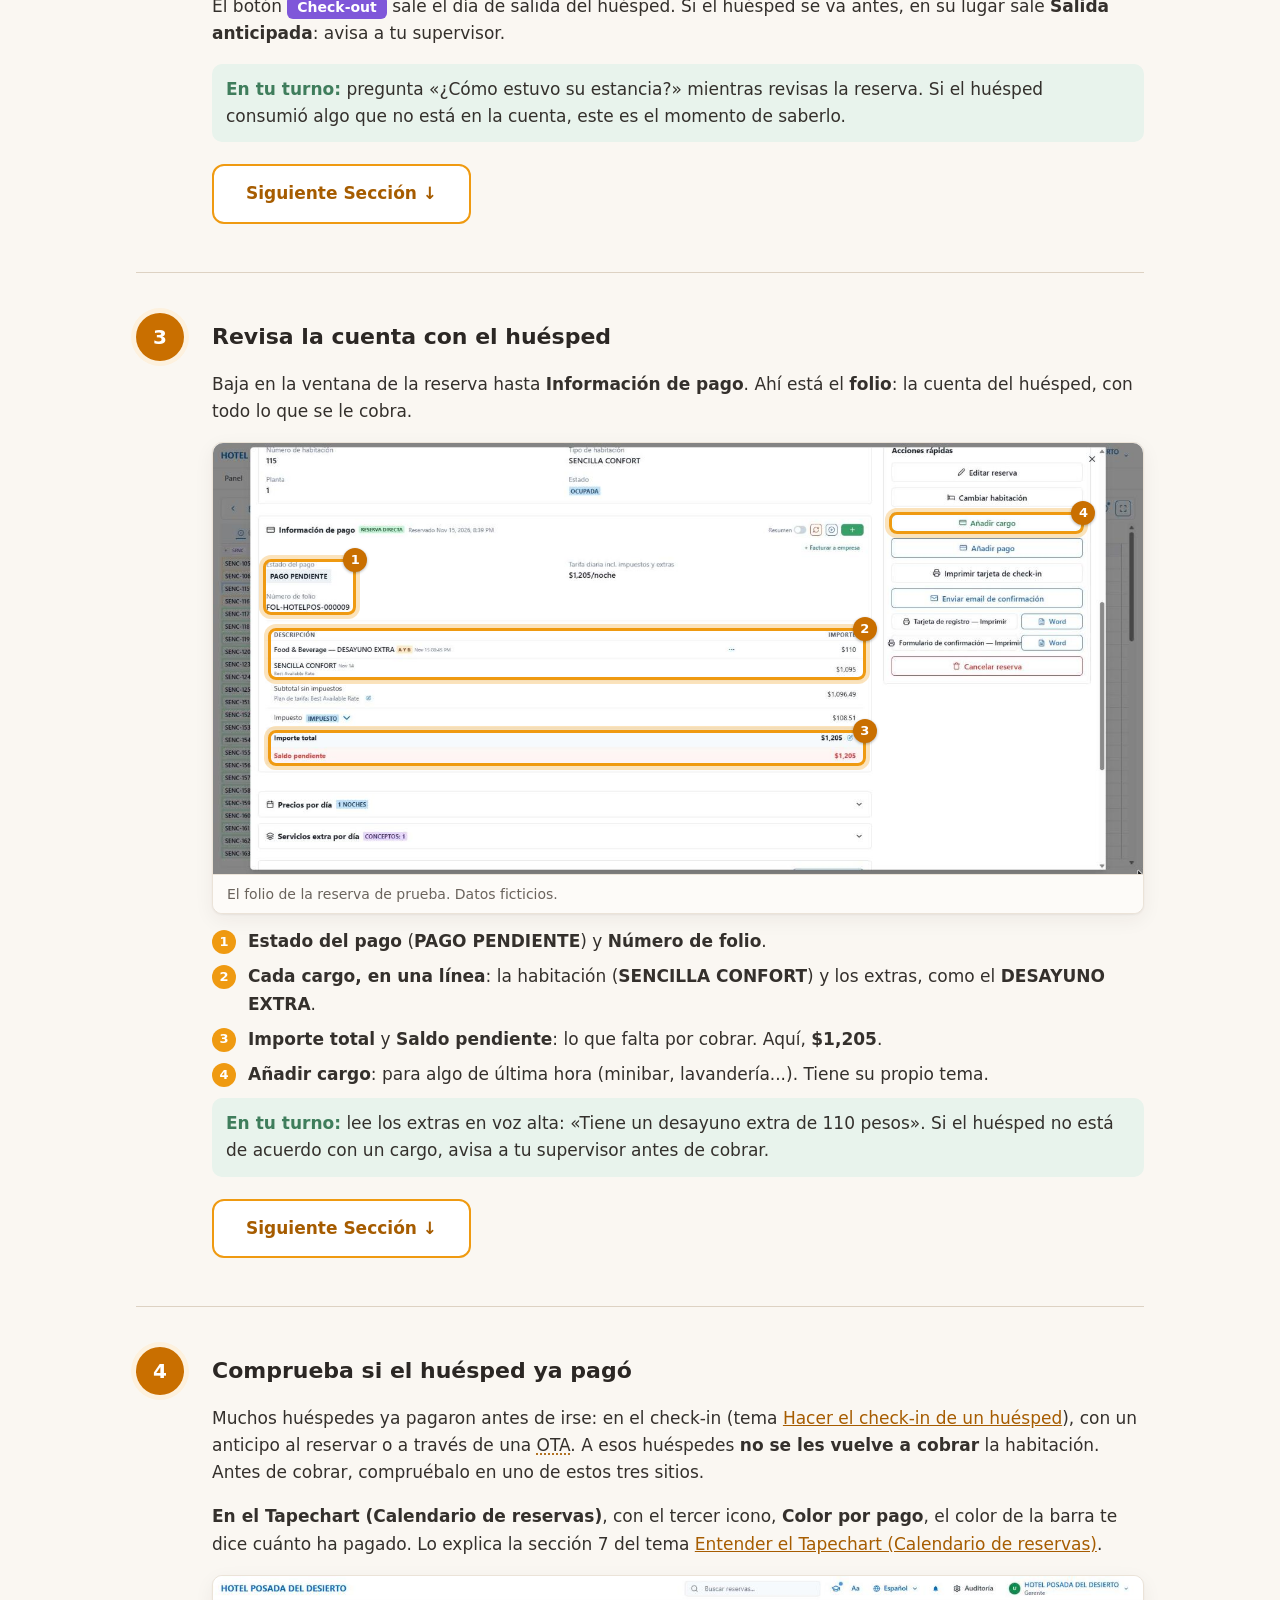
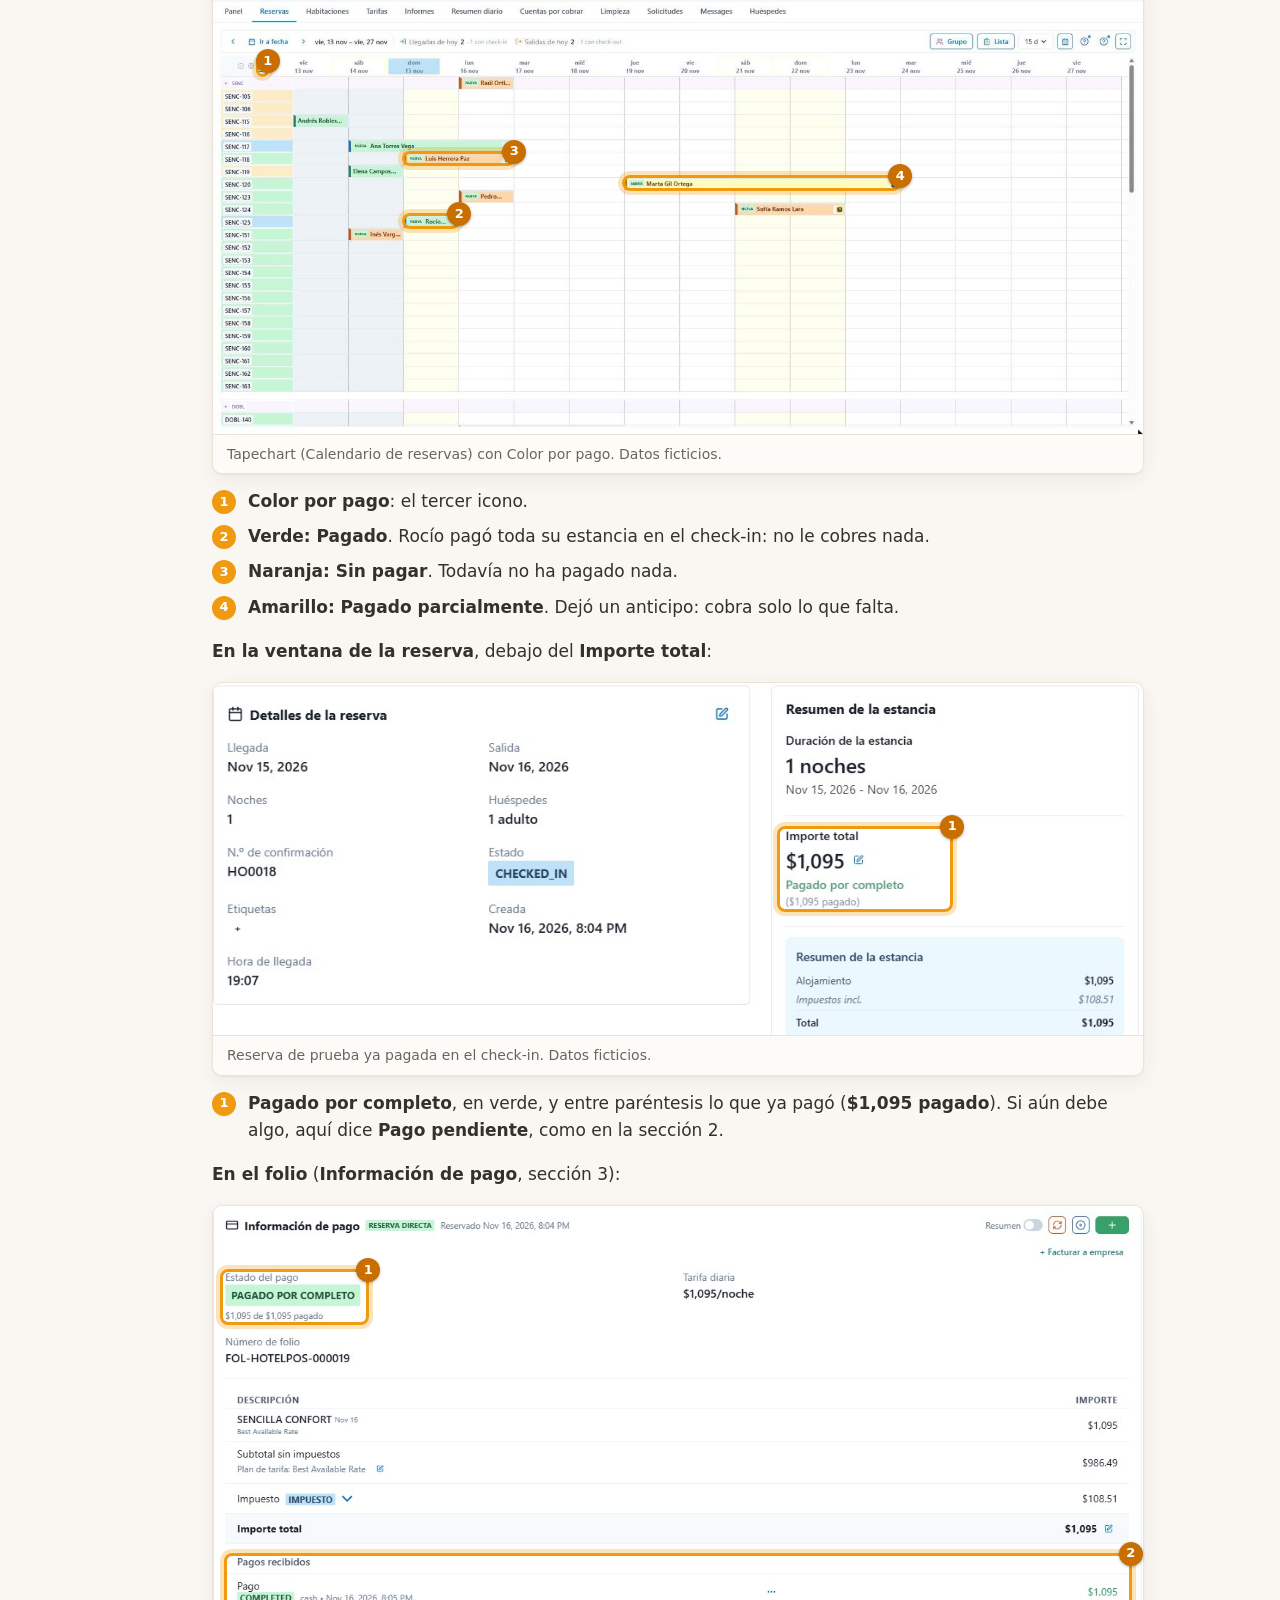
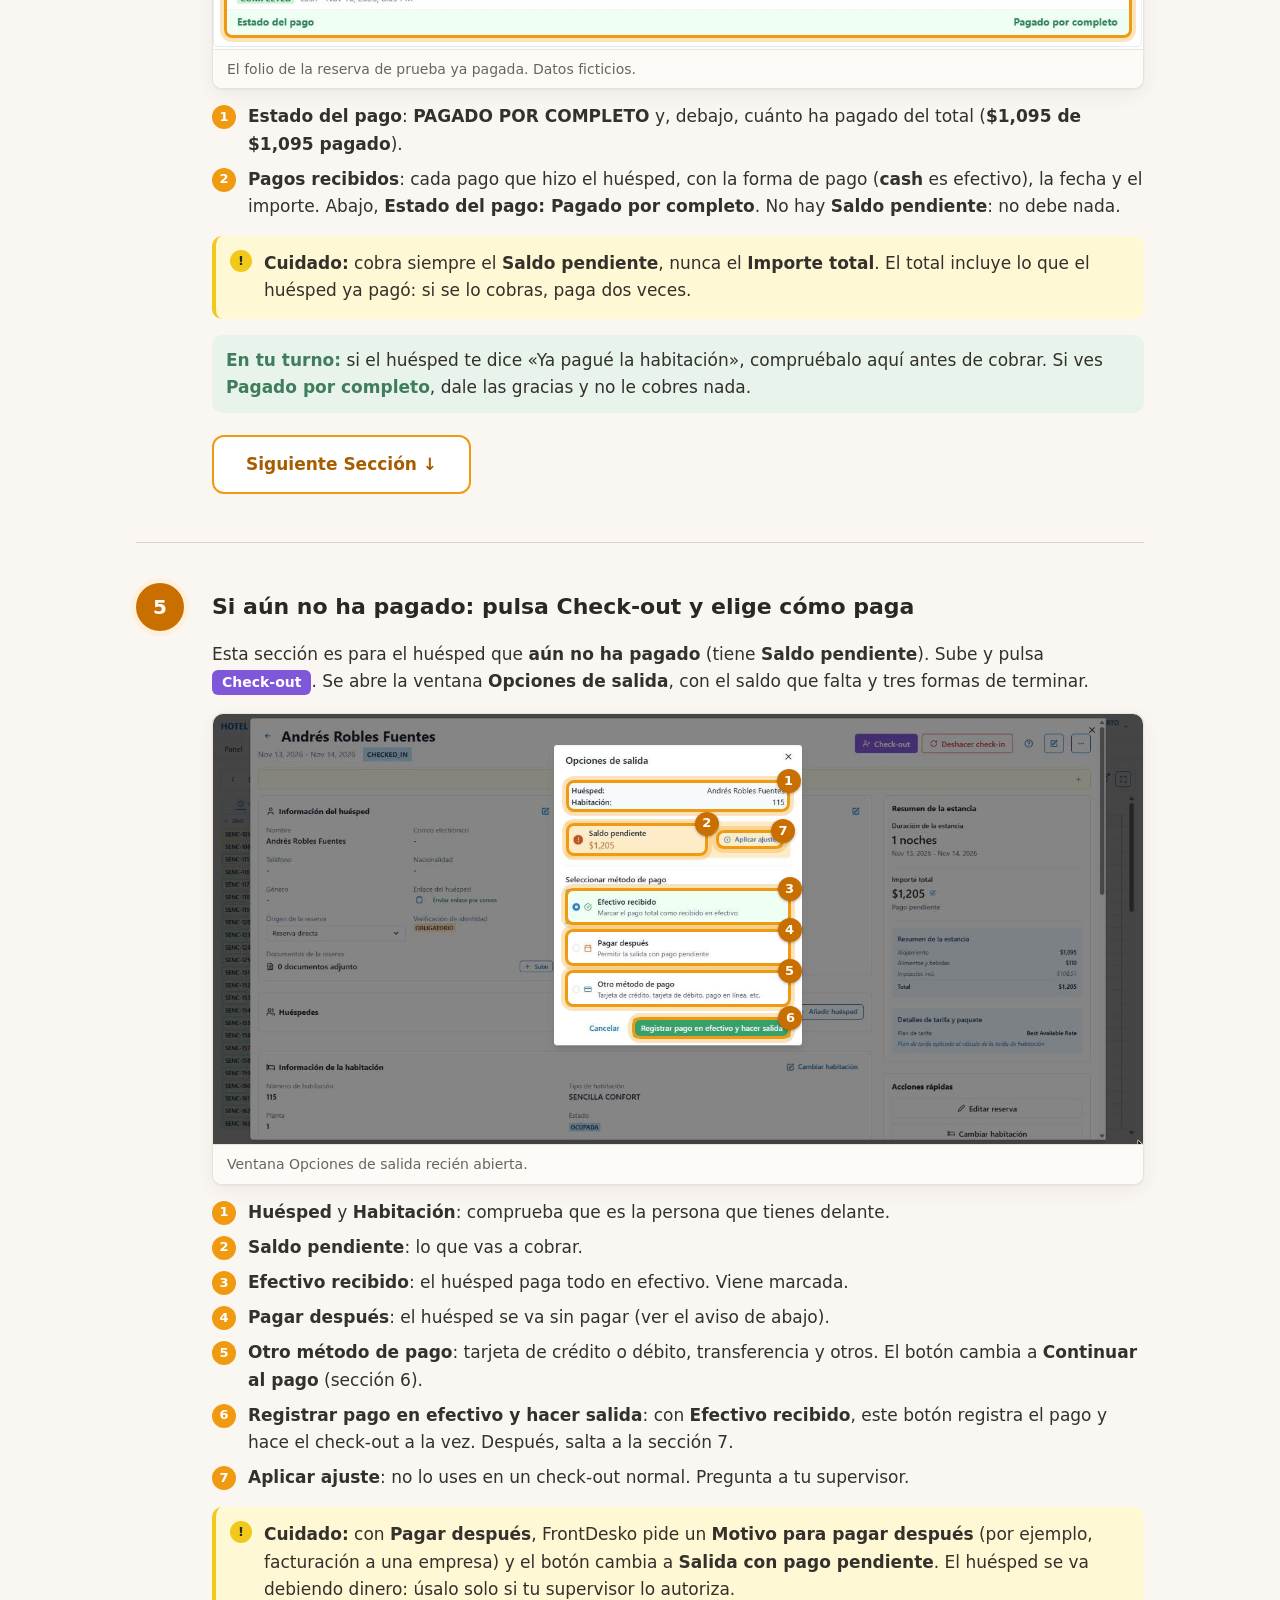
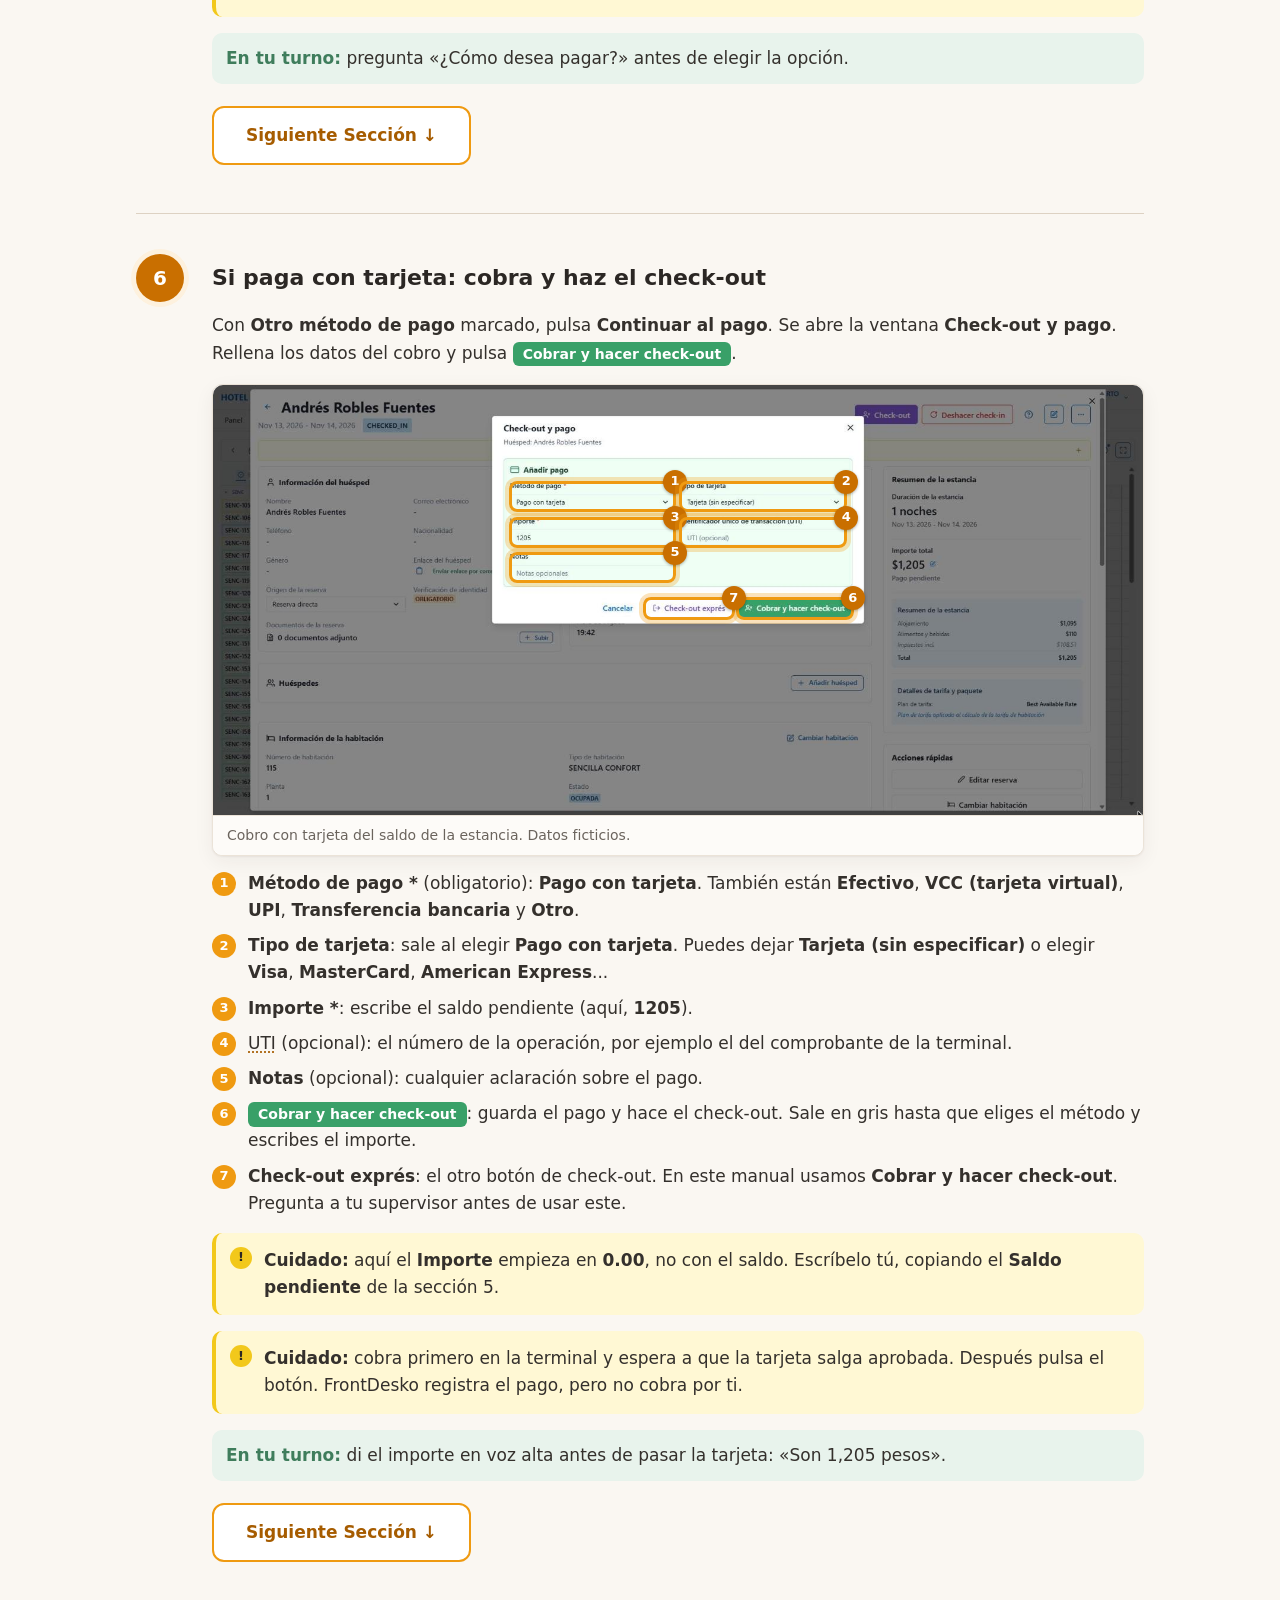
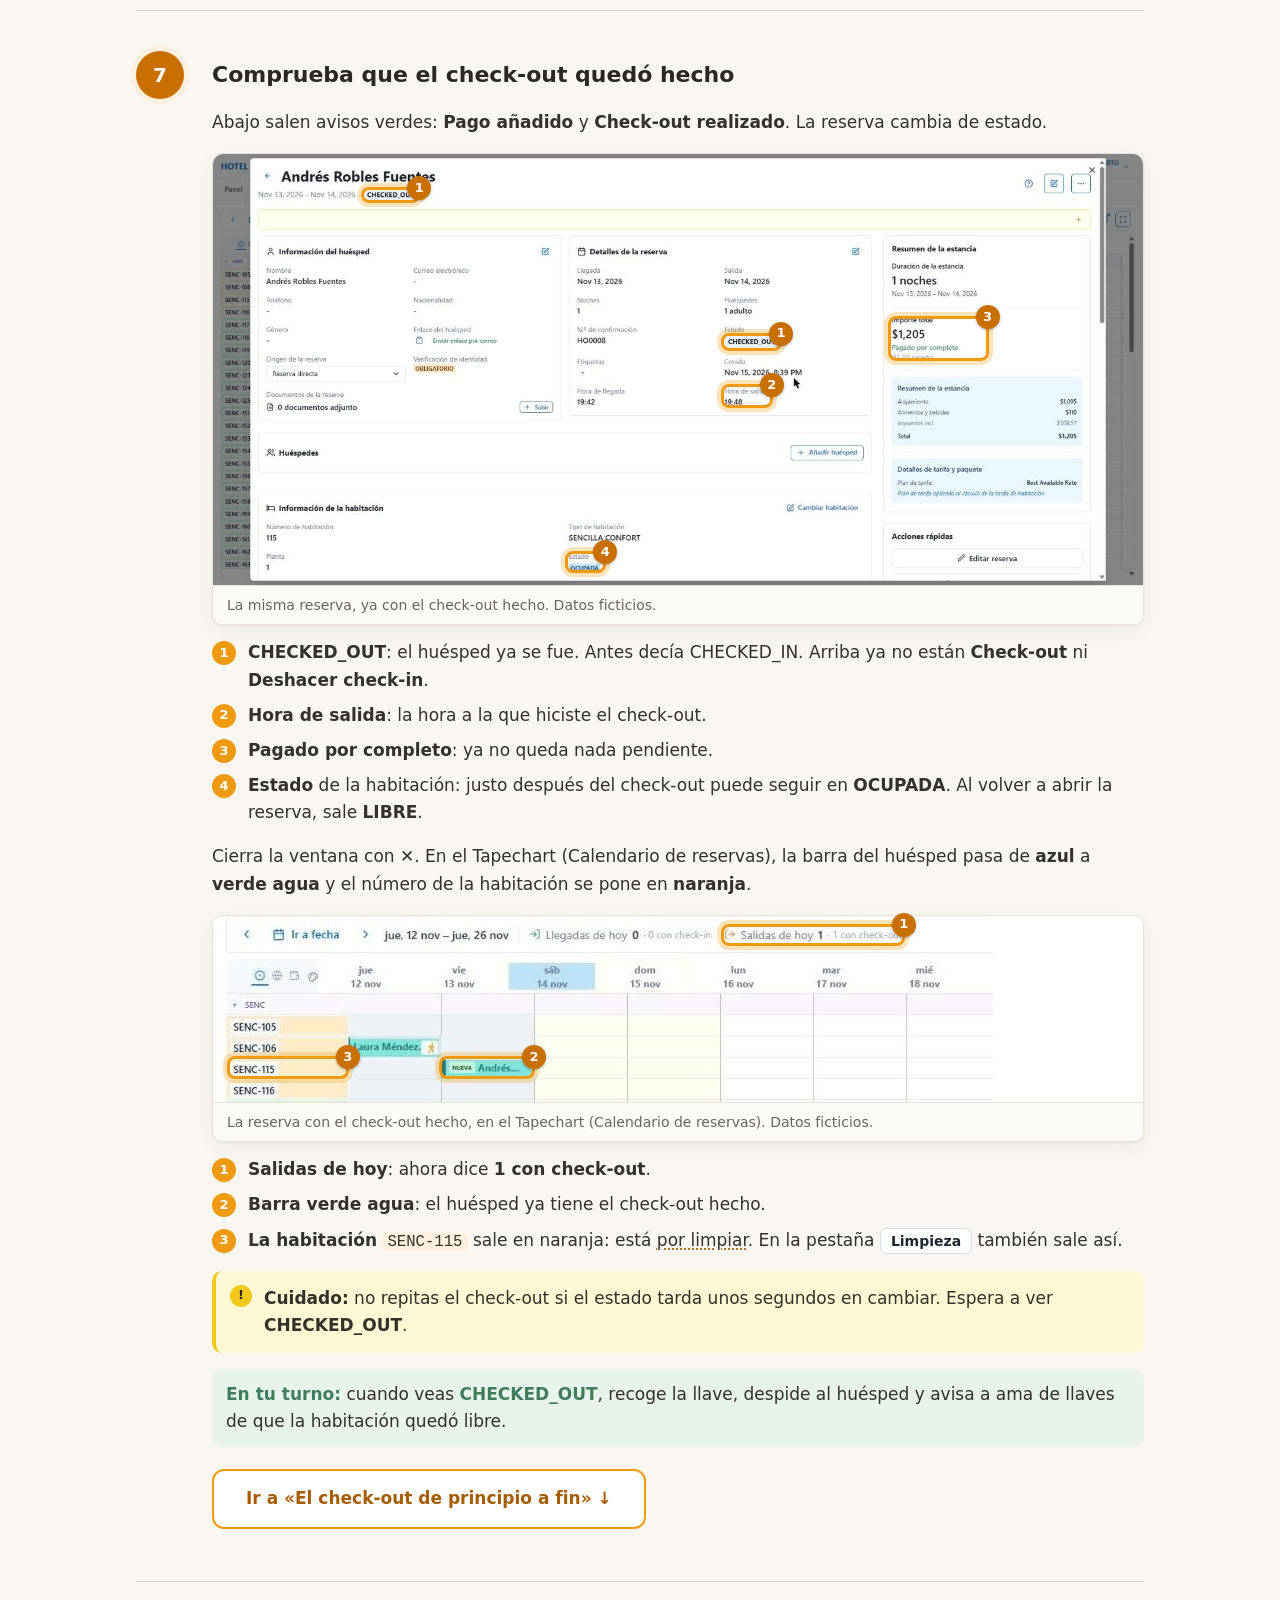
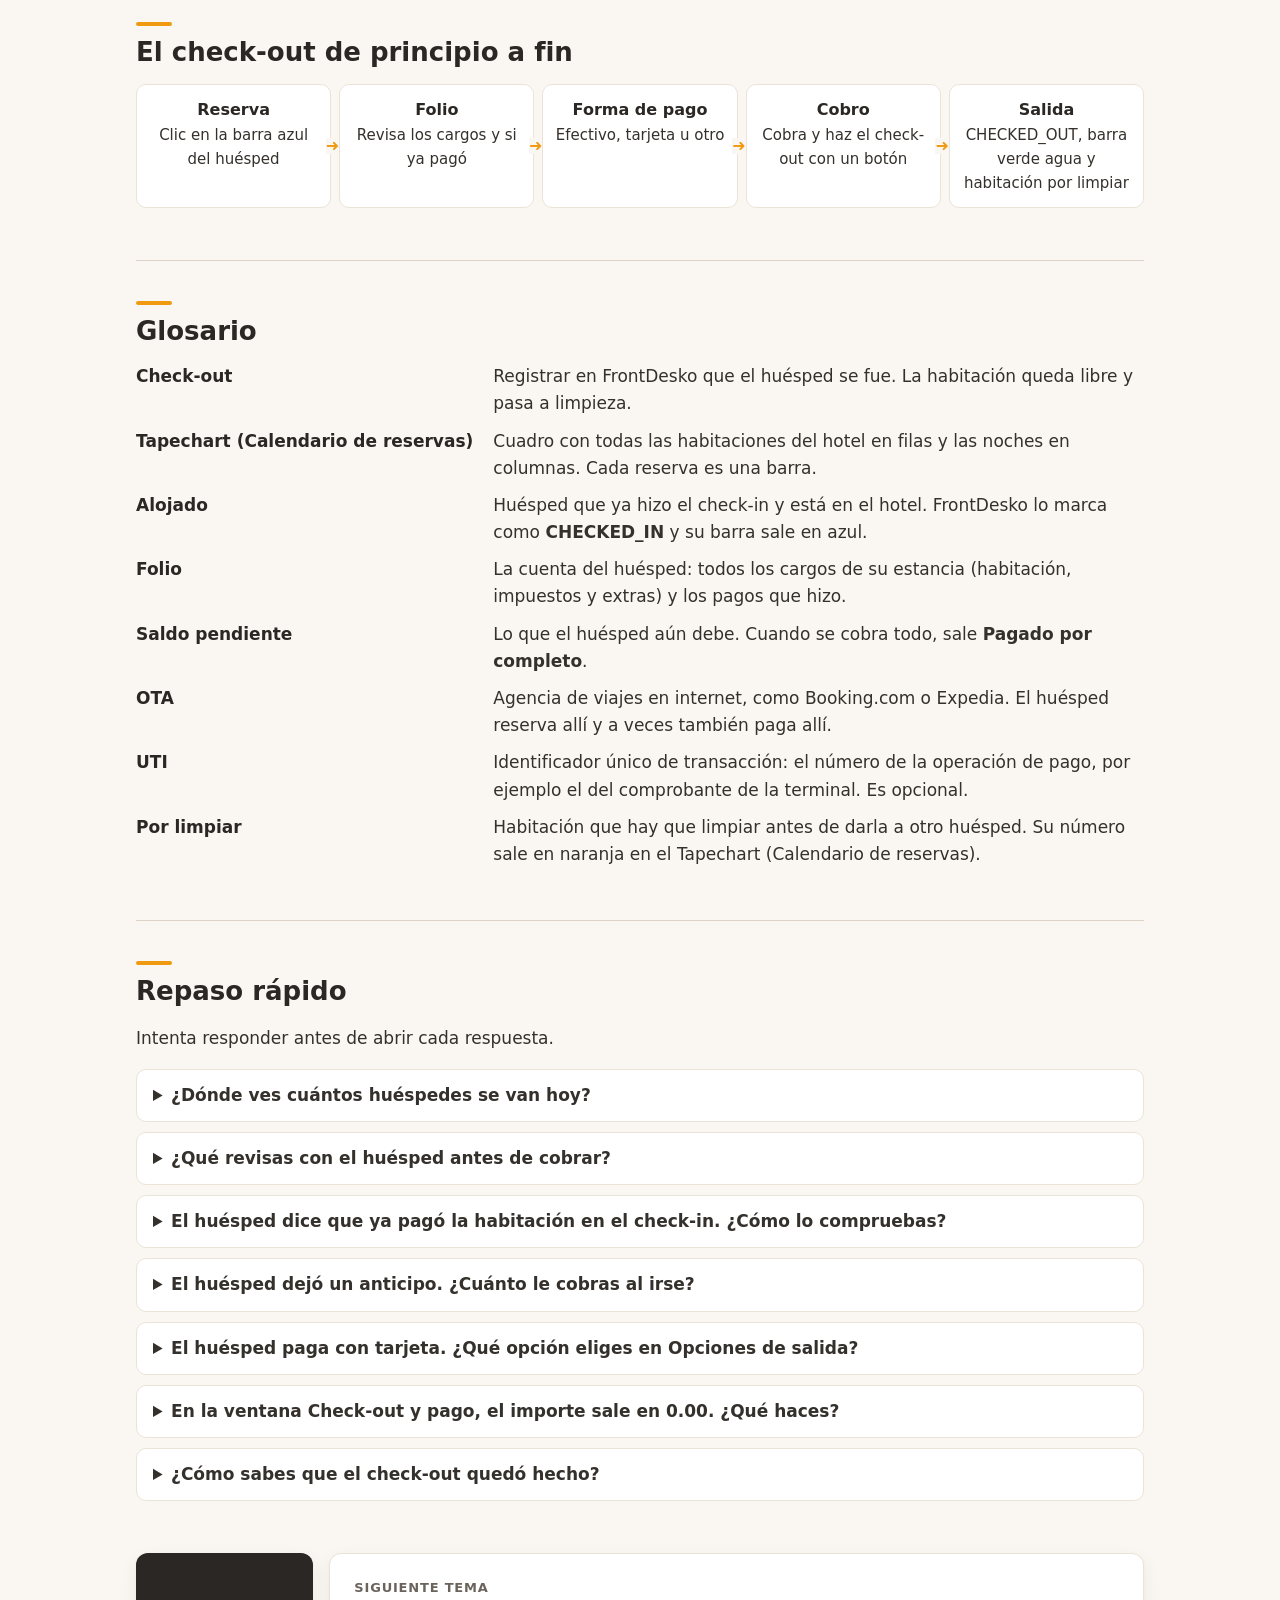
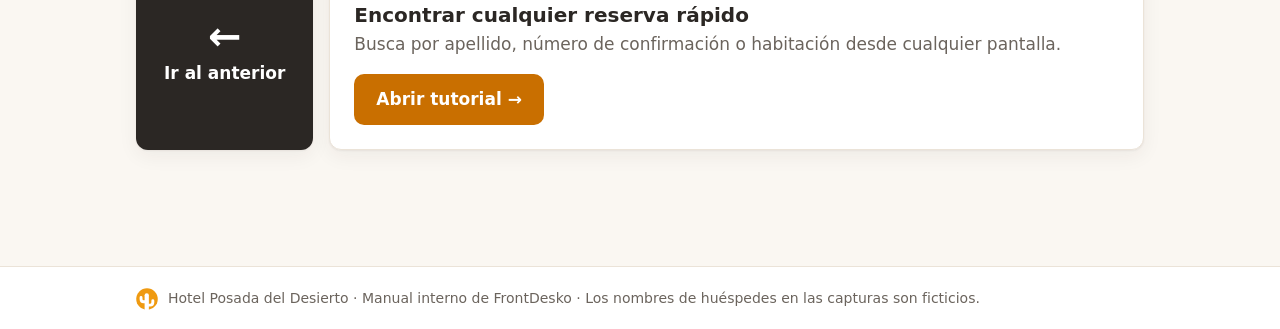
<file: 06-check-out.html>
<!doctype html>
<html lang="es">
<head>
<meta charset="utf-8">
<meta name="viewport" content="width=device-width, initial-scale=1">
<title>Hacer el check-out de un huésped · Capacitación</title>
<link rel="icon" href="img/logo.svg">
<link rel="stylesheet" href="css/estilos.css">
<script src="js/anotaciones.js" defer></script>
<script src="js/visor.js" defer></script>
<script src="js/secciones.js" defer></script>
</head>
<body>

<header class="marca-hotel">
  <div class="contenedor">
    <a class="identidad" href="index.html">
      <img src="img/logo.svg" alt="Logotipo Hotel Posada del Desierto">
      <span class="textos">
        <span class="nombre-hotel">Hotel Posada del Desierto</span>
        <span class="separador"></span>
        <span class="sitio">Capacitación FrontDesko</span>
      </span>
    </a>
    <nav><a href="index.html">Todos los temas</a></nav>
  </div>
</header>

<div class="cabecera">
  <div class="contenedor">
    <div class="migas"><a href="index.html">Inicio</a> › Recepción: lo básico</div>
    <span class="etiqueta">Tema 6 · Recepción: lo básico</span>
    <h1>Hacer el check-out de un huésped</h1>
    <p class="lead">El huésped se va. Revisa su cuenta con él, cobra lo que falta y haz el check-out. La habitación queda libre y pasa a limpieza.</p>
    <div class="fichas">
      <span class="ficha">Nivel: básico</span>
      <span class="ficha">Para: recepción</span>
    </div>
  </div>
</div>

<main class="contenedor">

  <section>
    <h2>Lo que vas a aprender</h2>
    <ul class="aprenderas">
      <li>Cómo saber quién se va hoy y abrir su reserva.</li>
      <li>Cómo revisar la cuenta del huésped (el <b>folio</b>) y saber si ya pagó.</li>
      <li>Qué forma de pago elegir en la ventana <b>Opciones de salida</b>.</li>
      <li>Cómo cobrar y hacer el check-out con un solo botón.</li>
      <li>Cómo comprobar que la salida quedó hecha.</li>
    </ul>
  </section>

  <section>
    <h2>Cómo empezar</h2>
    <p>Haz clic en la pestaña <span class="pestana-ui">Reservas</span>. Se abre el <b>Tapechart (Calendario de reservas)</b>. Si aún no sabes leerlo, mira antes el tema <a href="03-entender-el-tapechart.html">Entender el Tapechart (Calendario de reservas)</a>.</p>
    <p>El <b>check-out</b> es registrar en FrontDesko que el huésped se fue. Al hacerlo, cobras lo que falte, la habitación queda libre y pasa a limpieza.</p>
  </section>

  <section>
    <h2>Paso a paso</h2>

    <!-- 1. Encontrar la reserva -->
    <article class="seccion">
      <div class="num">1</div>
      <div class="cuerpo">
        <h3 class="titulo-seccion">Encuentra la reserva del huésped que se va</h3>
        <p>Pregunta al huésped su nombre o el número de habitación. En el Tapechart (Calendario de reservas), busca su <b>barra azul</b> y haz <b>clic en ella</b>.</p>
        <figure class="captura">
          <a href="img/check-out/01-tapechart.jpg" target="_blank"><div class="lienzo">
            <img src="img/check-out/01-tapechart.jpg" alt="Tapechart (Calendario de reservas) con la barra azul de Andrés Robles Fuentes en la habitación SENC-115 y el contador Salidas de hoy 1 arriba" loading="lazy">
            <span class="marca caja" style="left:4.2%;top:6.2%;width:4.7%;height:4.3%" data-n="1"></span>
            <span class="marca caja" style="left:32.4%;top:13.6%;width:12%;height:3.3%" data-n="2"></span>
            <span class="marca caja" style="left:14.4%;top:32%;width:6.2%;height:3.3%" data-n="3"></span>
            <span class="marca caja" style="left:50.6%;top:0.9%;width:14.8%;height:4.4%" data-n="4"></span>
          </div></a>
          <figcaption>Tapechart (Calendario de reservas) antes del check-out. Datos ficticios.</figcaption>
        </figure>
        <ul class="leyenda">
          <li><span class="n">1</span><span><b>Pestaña Reservas</b>: abre el Tapechart (Calendario de reservas).</span></li>
          <li><span class="n">2</span><span><b>Salidas de hoy</b>: cuántos huéspedes se van hoy y, al lado, cuántos ya tienen el check-out hecho (<b>con check-out</b>).</span></li>
          <li><span class="n">3</span><span><b>La barra del huésped</b>: en <b>azul</b>, el huésped está <span class="termino">alojado</span>. El círculo rojo dentro de la barra avisa de que tiene <span class="termino">saldo pendiente</span>. Haz clic en la barra.</span></li>
          <li><span class="n">4</span><span><b>Buscar reservas...</b>: si no ves la barra, escribe aquí el nombre del huésped.</span></li>
        </ul>
        <p class="turno"><b>En tu turno:</b> mientras el huésped deja la llave en el mostrador, ya puedes ir abriendo su reserva.</p>
      </div>
    </article>

    <!-- 2. Revisar la reserva -->
    <article class="seccion">
      <div class="num">2</div>
      <div class="cuerpo">
        <h3 class="titulo-seccion">Revisa la reserva</h3>
        <p>Se abre la ventana de la reserva. Antes de hacer el check-out, comprueba que es el huésped correcto y cuánto debe.</p>
        <figure class="captura">
          <a href="img/check-out/02-reserva.jpg" target="_blank"><div class="lienzo">
            <img src="img/check-out/02-reserva.jpg" alt="Ventana de la reserva de Andrés Robles Fuentes en estado CHECKED_IN, con Importe total 1,205, Pago pendiente y el botón morado Check-out arriba a la derecha" loading="lazy">
            <span class="marca caja" style="left:4.6%;top:2.6%;width:20%;height:9%" data-n="1"></span>
            <span class="marca caja" style="left:54.5%;top:25.9%;width:9.6%;height:19.6%" data-n="2"></span>
            <span class="marca caja" style="left:72.6%;top:37.2%;width:10.8%;height:9%" data-n="3"></span>
            <span class="marca caja" style="left:73.1%;top:50.3%;width:20.4%;height:15%" data-n="4"></span>
            <span class="marca caja" style="left:68.8%;top:4.4%;width:7.3%;height:5%" data-n="5"></span>
            <span class="marca caja" style="left:76%;top:4.4%;width:10.2%;height:5%" data-n="6"></span>
          </div></a>
          <figcaption>Reserva de prueba antes del check-out. Datos ficticios.</figcaption>
        </figure>
        <ul class="leyenda">
          <li><span class="n">1</span><span><b>Nombre, fechas y estado</b>: <b>CHECKED_IN</b> quiere decir que el huésped está alojado.</span></li>
          <li><span class="n">2</span><span><b>Salida</b> y <b>Estado</b>: comprueba que la salida es hoy.</span></li>
          <li><span class="n">3</span><span><b>Importe total</b> y, debajo, <b>Pago pendiente</b>: el huésped aún debe dinero. Si ya lo pagó todo, aquí diría <b>Pagado por completo</b> (sección 4).</span></li>
          <li><span class="n">4</span><span><b>Resumen de la estancia</b>: de qué sale el total. Aquí, <b>Alojamiento</b> y un extra de <b>Alimentos y bebidas</b>.</span></li>
          <li><span class="n">5</span><span><span class="boton-ui morado">Check-out</span>: abre la ventana para hacer la salida (sección 5).</span></li>
          <li><span class="n">6</span><span><b>Deshacer check-in</b>: sirve para corregir un check-in hecho por error, por ejemplo a la reserva equivocada. No lo pulses aquí: no registra la salida del huésped, sino que anula su llegada. Para que se vaya, usa <b>Check-out</b>.</span></li>
        </ul>
        <p>El botón <span class="boton-ui morado">Check-out</span> sale el día de salida del huésped. Si el huésped se va antes, en su lugar sale <b>Salida anticipada</b>: avisa a tu supervisor.</p>
        <p class="turno"><b>En tu turno:</b> pregunta «¿Cómo estuvo su estancia?» mientras revisas la reserva. Si el huésped consumió algo que no está en la cuenta, este es el momento de saberlo.</p>
      </div>
    </article>

    <!-- 3. Revisar el folio -->
    <article class="seccion">
      <div class="num">3</div>
      <div class="cuerpo">
        <h3 class="titulo-seccion">Revisa la cuenta con el huésped</h3>
        <p>Baja en la ventana de la reserva hasta <b>Información de pago</b>. Ahí está el <b>folio</b>: la cuenta del huésped, con todo lo que se le cobra.</p>
        <figure class="captura">
          <a href="img/check-out/03-folio.jpg" target="_blank"><div class="lienzo">
            <img src="img/check-out/03-folio.jpg" alt="Información de pago con estado PAGO PENDIENTE, folio FOL-HOTELPOS-000009, un desayuno extra de 110, la habitación de 1,095 y Saldo pendiente de 1,205" loading="lazy">
            <span class="marca caja" style="left:5.4%;top:27%;width:10%;height:13%" data-n="1"></span>
            <span class="marca caja" style="left:5.9%;top:43%;width:64.3%;height:12%" data-n="2"></span>
            <span class="marca caja" style="left:5.9%;top:66.7%;width:64.3%;height:8.3%" data-n="3"></span>
            <span class="marca caja" style="left:72.7%;top:16%;width:21%;height:5%" data-n="4"></span>
          </div></a>
          <figcaption>El folio de la reserva de prueba. Datos ficticios.</figcaption>
        </figure>
        <ul class="leyenda">
          <li><span class="n">1</span><span><b>Estado del pago</b> (<b>PAGO PENDIENTE</b>) y <b>Número de folio</b>.</span></li>
          <li><span class="n">2</span><span><b>Cada cargo, en una línea</b>: la habitación (<b>SENCILLA CONFORT</b>) y los extras, como el <b>DESAYUNO EXTRA</b>.</span></li>
          <li><span class="n">3</span><span><b>Importe total</b> y <b>Saldo pendiente</b>: lo que falta por cobrar. Aquí, <b>$1,205</b>.</span></li>
          <li><span class="n">4</span><span><b>Añadir cargo</b>: para algo de última hora (minibar, lavandería...). Tiene su propio tema.</span></li>
        </ul>
        <p class="turno"><b>En tu turno:</b> lee los extras en voz alta: «Tiene un desayuno extra de 110 pesos». Si el huésped no está de acuerdo con un cargo, avisa a tu supervisor antes de cobrar.</p>
      </div>
    </article>

    <!-- 4. Ya pagó -->
    <article class="seccion">
      <div class="num">4</div>
      <div class="cuerpo">
        <h3 class="titulo-seccion">Comprueba si el huésped ya pagó</h3>
        <p>Muchos huéspedes ya pagaron antes de irse: en el check-in (tema <a href="05-check-in.html">Hacer el check-in de un huésped</a>), con un anticipo al reservar o a través de una <span class="termino">OTA</span>. A esos huéspedes <b>no se les vuelve a cobrar</b> la habitación. Antes de cobrar, compruébalo en uno de estos tres sitios.</p>
        <p><b>En el Tapechart (Calendario de reservas)</b>, con el tercer icono, <b>Color por pago</b>, el color de la barra te dice cuánto ha pagado. Lo explica la sección 7 del tema <a href="03-entender-el-tapechart.html">Entender el Tapechart (Calendario de reservas)</a>.</p>
        <figure class="captura">
          <a href="img/check-out/08-color-pago.jpg" target="_blank"><div class="lienzo">
            <img src="img/check-out/08-color-pago.jpg" alt="Tapechart con Color por pago: la barra de Rocío Delgado Ibarra en verde (pagado), la de Luis Herrera Paz en naranja (sin pagar) y la de Marta Gil Ortega en amarillo (pagado parcialmente)" loading="lazy">
            <span class="marca caja" style="left:4.6%;top:18.4%;width:1.4%;height:3.6%" data-n="1"></span>
            <span class="marca caja" style="left:20.3%;top:51.8%;width:6.3%;height:3.4%" data-n="2"></span>
            <span class="marca caja" style="left:20.3%;top:38.2%;width:12.2%;height:3.4%" data-n="3"></span>
            <span class="marca caja" style="left:44%;top:43.6%;width:30%;height:3.4%" data-n="4"></span>
          </div></a>
          <figcaption>Tapechart (Calendario de reservas) con Color por pago. Datos ficticios.</figcaption>
        </figure>
        <ul class="leyenda">
          <li><span class="n">1</span><span><b>Color por pago</b>: el tercer icono.</span></li>
          <li><span class="n">2</span><span><b>Verde: Pagado</b>. Rocío pagó toda su estancia en el check-in: no le cobres nada.</span></li>
          <li><span class="n">3</span><span><b>Naranja: Sin pagar</b>. Todavía no ha pagado nada.</span></li>
          <li><span class="n">4</span><span><b>Amarillo: Pagado parcialmente</b>. Dejó un anticipo: cobra solo lo que falta.</span></li>
        </ul>
        <p><b>En la ventana de la reserva</b>, debajo del <b>Importe total</b>:</p>
        <figure class="captura">
          <a href="img/check-out/09-pagado-reserva.jpg" target="_blank"><div class="lienzo">
            <img src="img/check-out/09-pagado-reserva.jpg" alt="Detalles de la reserva y Resumen de la estancia de Rocío Delgado Ibarra: Importe total 1,095 y, debajo, Pagado por completo (1,095 pagado)" loading="lazy">
            <span class="marca caja" style="left:60.6%;top:40.5%;width:19%;height:24.5%" data-n="1"></span>
          </div></a>
          <figcaption>Reserva de prueba ya pagada en el check-in. Datos ficticios.</figcaption>
        </figure>
        <ul class="leyenda">
          <li><span class="n">1</span><span><b>Pagado por completo</b>, en verde, y entre paréntesis lo que ya pagó (<b>$1,095 pagado</b>). Si aún debe algo, aquí dice <b>Pago pendiente</b>, como en la sección 2.</span></li>
        </ul>
        <p><b>En el folio</b> (<b>Información de pago</b>, sección 3):</p>
        <figure class="captura">
          <a href="img/check-out/10-pagado-folio.jpg" target="_blank"><div class="lienzo">
            <img src="img/check-out/10-pagado-folio.jpg" alt="Información de pago con estado PAGADO POR COMPLETO, 1,095 de 1,095 pagado, la habitación de 1,095 y un pago en efectivo de 1,095 en Pagos recibidos" loading="lazy">
            <span class="marca caja" style="left:0.8%;top:14.2%;width:16%;height:12.6%" data-n="1"></span>
            <span class="marca caja" style="left:1.2%;top:78.2%;width:97.6%;height:19.2%" data-n="2"></span>
          </div></a>
          <figcaption>El folio de la reserva de prueba ya pagada. Datos ficticios.</figcaption>
        </figure>
        <ul class="leyenda">
          <li><span class="n">1</span><span><b>Estado del pago</b>: <b>PAGADO POR COMPLETO</b> y, debajo, cuánto ha pagado del total (<b>$1,095 de $1,095 pagado</b>).</span></li>
          <li><span class="n">2</span><span><b>Pagos recibidos</b>: cada pago que hizo el huésped, con la forma de pago (<b>cash</b> es efectivo), la fecha y el importe. Abajo, <b>Estado del pago: Pagado por completo</b>. No hay <b>Saldo pendiente</b>: no debe nada.</span></li>
        </ul>
        <div class="nota ojo"><p><b>Cuidado:</b> cobra siempre el <b>Saldo pendiente</b>, nunca el <b>Importe total</b>. El total incluye lo que el huésped ya pagó: si se lo cobras, paga dos veces.</p></div>
        <p class="turno"><b>En tu turno:</b> si el huésped te dice «Ya pagué la habitación», compruébalo aquí antes de cobrar. Si ves <b>Pagado por completo</b>, dale las gracias y no le cobres nada.</p>
      </div>
    </article>

    <!-- 5. Opciones de salida -->
    <article class="seccion">
      <div class="num">5</div>
      <div class="cuerpo">
        <h3 class="titulo-seccion">Si aún no ha pagado: pulsa Check-out y elige cómo paga</h3>
        <p>Esta sección es para el huésped que <b>aún no ha pagado</b> (tiene <b>Saldo pendiente</b>). Sube y pulsa <span class="boton-ui morado">Check-out</span>. Se abre la ventana <b>Opciones de salida</b>, con el saldo que falta y tres formas de terminar.</p>
        <figure class="captura">
          <a href="img/check-out/04-opciones-salida.jpg" target="_blank"><div class="lienzo">
            <img src="img/check-out/04-opciones-salida.jpg" alt="Ventana Opciones de salida con Saldo pendiente 1,205 y las opciones Efectivo recibido, Pagar después y Otro método de pago" loading="lazy">
            <span class="marca caja" style="left:38%;top:15.4%;width:24%;height:7.4%" data-n="1"></span>
            <span class="marca caja" style="left:38%;top:25.3%;width:15.2%;height:7.7%" data-n="2"></span>
            <span class="marca caja" style="left:37.9%;top:40.5%;width:24.2%;height:8.5%" data-n="3"></span>
            <span class="marca caja" style="left:37.9%;top:50.1%;width:24.2%;height:8.5%" data-n="4"></span>
            <span class="marca caja" style="left:37.9%;top:59.6%;width:24.2%;height:8.5%" data-n="5"></span>
            <span class="marca caja" style="left:45%;top:70.5%;width:17.2%;height:5%" data-n="6"></span>
            <span class="marca caja" style="left:54.1%;top:27%;width:7.3%;height:4.4%" data-n="7"></span>
          </div></a>
          <figcaption>Ventana Opciones de salida recién abierta.</figcaption>
        </figure>
        <ul class="leyenda">
          <li><span class="n">1</span><span><b>Huésped</b> y <b>Habitación</b>: comprueba que es la persona que tienes delante.</span></li>
          <li><span class="n">2</span><span><b>Saldo pendiente</b>: lo que vas a cobrar.</span></li>
          <li><span class="n">3</span><span><b>Efectivo recibido</b>: el huésped paga todo en efectivo. Viene marcada.</span></li>
          <li><span class="n">4</span><span><b>Pagar después</b>: el huésped se va sin pagar (ver el aviso de abajo).</span></li>
          <li><span class="n">5</span><span><b>Otro método de pago</b>: tarjeta de crédito o débito, transferencia y otros. El botón cambia a <b>Continuar al pago</b> (sección 6).</span></li>
          <li><span class="n">6</span><span><b>Registrar pago en efectivo y hacer salida</b>: con <b>Efectivo recibido</b>, este botón registra el pago y hace el check-out a la vez. Después, salta a la sección 7.</span></li>
          <li><span class="n">7</span><span><b>Aplicar ajuste</b>: no lo uses en un check-out normal. Pregunta a tu supervisor.</span></li>
        </ul>
        <div class="nota ojo"><p><b>Cuidado:</b> con <b>Pagar después</b>, FrontDesko pide un <b>Motivo para pagar después</b> (por ejemplo, facturación a una empresa) y el botón cambia a <b>Salida con pago pendiente</b>. El huésped se va debiendo dinero: úsalo solo si tu supervisor lo autoriza.</p></div>
        <p class="turno"><b>En tu turno:</b> pregunta «¿Cómo desea pagar?» antes de elegir la opción.</p>
      </div>
    </article>

    <!-- 6. Cobro con tarjeta -->
    <article class="seccion">
      <div class="num">6</div>
      <div class="cuerpo">
        <h3 class="titulo-seccion">Si paga con tarjeta: cobra y haz el check-out</h3>
        <p>Con <b>Otro método de pago</b> marcado, pulsa <b>Continuar al pago</b>. Se abre la ventana <b>Check-out y pago</b>. Rellena los datos del cobro y pulsa <span class="boton-ui verde">Cobrar y hacer check-out</span>.</p>
        <figure class="captura">
          <a href="img/check-out/05-cobro.jpg" target="_blank"><div class="lienzo">
            <img src="img/check-out/05-cobro.jpg" alt="Ventana Check-out y pago con Método de pago Pago con tarjeta, Tipo de tarjeta sin especificar, Importe 1205 y el botón verde Cobrar y hacer check-out" loading="lazy">
            <span class="marca caja" style="left:31.8%;top:22.3%;width:18%;height:7.2%" data-n="1"></span>
            <span class="marca caja" style="left:50.1%;top:22.3%;width:18.1%;height:7.2%" data-n="2"></span>
            <span class="marca caja" style="left:31.8%;top:30.6%;width:18%;height:7.2%" data-n="3"></span>
            <span class="marca caja" style="left:50.1%;top:30.6%;width:18.1%;height:7.2%" data-n="4"></span>
            <span class="marca caja" style="left:31.8%;top:38.8%;width:18%;height:7.2%" data-n="5"></span>
            <span class="marca caja" style="left:56.2%;top:49.3%;width:12.7%;height:5.2%" data-n="6"></span>
            <span class="marca caja" style="left:46.2%;top:49.3%;width:9.9%;height:5.2%" data-n="7"></span>
          </div></a>
          <figcaption>Cobro con tarjeta del saldo de la estancia. Datos ficticios.</figcaption>
        </figure>
        <ul class="leyenda">
          <li><span class="n">1</span><span><b>Método de pago *</b> (obligatorio): <b>Pago con tarjeta</b>. También están <b>Efectivo</b>, <b>VCC (tarjeta virtual)</b>, <b>UPI</b>, <b>Transferencia bancaria</b> y <b>Otro</b>.</span></li>
          <li><span class="n">2</span><span><b>Tipo de tarjeta</b>: sale al elegir <b>Pago con tarjeta</b>. Puedes dejar <b>Tarjeta (sin especificar)</b> o elegir <b>Visa</b>, <b>MasterCard</b>, <b>American Express</b>...</span></li>
          <li><span class="n">3</span><span><b>Importe *</b>: escribe el saldo pendiente (aquí, <b>1205</b>).</span></li>
          <li><span class="n">4</span><span><span class="termino">UTI</span> (opcional): el número de la operación, por ejemplo el del comprobante de la terminal.</span></li>
          <li><span class="n">5</span><span><b>Notas</b> (opcional): cualquier aclaración sobre el pago.</span></li>
          <li><span class="n">6</span><span><span class="boton-ui verde">Cobrar y hacer check-out</span>: guarda el pago y hace el check-out. Sale en gris hasta que eliges el método y escribes el importe.</span></li>
          <li><span class="n">7</span><span><b>Check-out exprés</b>: el otro botón de check-out. En este manual usamos <b>Cobrar y hacer check-out</b>. Pregunta a tu supervisor antes de usar este.</span></li>
        </ul>
        <div class="nota ojo"><p><b>Cuidado:</b> aquí el <b>Importe</b> empieza en <b>0.00</b>, no con el saldo. Escríbelo tú, copiando el <b>Saldo pendiente</b> de la sección 5.</p></div>
        <div class="nota ojo"><p><b>Cuidado:</b> cobra primero en la terminal y espera a que la tarjeta salga aprobada. Después pulsa el botón. FrontDesko registra el pago, pero no cobra por ti.</p></div>
        <p class="turno"><b>En tu turno:</b> di el importe en voz alta antes de pasar la tarjeta: «Son 1,205 pesos».</p>
      </div>
    </article>

    <!-- 7. Comprobar -->
    <article class="seccion">
      <div class="num">7</div>
      <div class="cuerpo">
        <h3 class="titulo-seccion">Comprueba que el check-out quedó hecho</h3>
        <p>Abajo salen avisos verdes: <b>Pago añadido</b> y <b>Check-out realizado</b>. La reserva cambia de estado.</p>
        <figure class="captura">
          <a href="img/check-out/06-salida.jpg" target="_blank"><div class="lienzo">
            <img src="img/check-out/06-salida.jpg" alt="Reserva en estado CHECKED_OUT, con Pagado por completo, hora de salida 19:48 y sin los botones Check-out ni Deshacer check-in" loading="lazy">
            <span class="marca caja" style="left:15.9%;top:7.6%;width:6.4%;height:3.6%" data-n="1"></span>
            <span class="marca caja" style="left:54.6%;top:41.4%;width:6.6%;height:4.2%" data-n="1"></span>
            <span class="marca caja" style="left:54.6%;top:53.4%;width:5.6%;height:5.6%" data-n="2"></span>
            <span class="marca caja" style="left:72.6%;top:37.6%;width:10.8%;height:10.4%" data-n="3"></span>
            <span class="marca caja" style="left:37.9%;top:92.2%;width:4.4%;height:5%" data-n="4"></span>
          </div></a>
          <figcaption>La misma reserva, ya con el check-out hecho. Datos ficticios.</figcaption>
        </figure>
        <ul class="leyenda">
          <li><span class="n">1</span><span><b>CHECKED_OUT</b>: el huésped ya se fue. Antes decía CHECKED_IN. Arriba ya no están <b>Check-out</b> ni <b>Deshacer check-in</b>.</span></li>
          <li><span class="n">2</span><span><b>Hora de salida</b>: la hora a la que hiciste el check-out.</span></li>
          <li><span class="n">3</span><span><b>Pagado por completo</b>: ya no queda nada pendiente.</span></li>
          <li><span class="n">4</span><span><b>Estado</b> de la habitación: justo después del check-out puede seguir en <b>OCUPADA</b>. Al volver a abrir la reserva, sale <b>LIBRE</b>.</span></li>
        </ul>
        <p>Cierra la ventana con <b>✕</b>. En el Tapechart (Calendario de reservas), la barra del huésped pasa de <b>azul</b> a <b>verde agua</b> y el número de la habitación se pone en <b>naranja</b>.</p>
        <figure class="captura">
          <a href="img/check-out/07-barra-salida.jpg" target="_blank"><div class="lienzo">
            <img src="img/check-out/07-barra-salida.jpg" alt="Barra verde agua de la reserva de Andrés Robles Fuentes en la habitación SENC-115, ahora en naranja, y el contador Salidas de hoy 1, 1 con check-out" loading="lazy">
            <span class="marca caja" style="left:65.1%;top:4.3%;width:23.6%;height:11.8%" data-n="1"></span>
            <span class="marca caja" style="left:29%;top:75.3%;width:12.3%;height:12.4%" data-n="2"></span>
            <span class="marca caja" style="left:1.8%;top:75.3%;width:15.6%;height:12.4%" data-n="3"></span>
          </div></a>
          <figcaption>La reserva con el check-out hecho, en el Tapechart (Calendario de reservas). Datos ficticios.</figcaption>
        </figure>
        <ul class="leyenda">
          <li><span class="n">1</span><span><b>Salidas de hoy</b>: ahora dice <b>1 con check-out</b>.</span></li>
          <li><span class="n">2</span><span><b>Barra verde agua</b>: el huésped ya tiene el check-out hecho.</span></li>
          <li><span class="n">3</span><span><b>La habitación</b> <code>SENC-115</code> sale en naranja: está <span class="termino">por limpiar</span>. En la pestaña <span class="pestana-ui">Limpieza</span> también sale así.</span></li>
        </ul>
        <div class="nota ojo"><p><b>Cuidado:</b> no repitas el check-out si el estado tarda unos segundos en cambiar. Espera a ver <b>CHECKED_OUT</b>.</p></div>
        <p class="turno"><b>En tu turno:</b> cuando veas <b>CHECKED_OUT</b>, recoge la llave, despide al huésped y avisa a ama de llaves de que la habitación quedó libre.</p>
      </div>
    </article>
  </section>

  <section>
    <h2>El check-out de principio a fin</h2>
    <ol class="flujo">
      <li><b>Reserva</b>Clic en la barra azul del huésped</li>
      <li><b>Folio</b>Revisa los cargos y si ya pagó</li>
      <li><b>Forma de pago</b>Efectivo, tarjeta u otro</li>
      <li><b>Cobro</b>Cobra y haz el check-out con un botón</li>
      <li><b>Salida</b>CHECKED_OUT, barra verde agua y habitación por limpiar</li>
    </ol>
  </section>

  <section>
    <h2>Glosario</h2>
    <dl class="glosario">
      <dt>Check-out</dt><dd>Registrar en FrontDesko que el huésped se fue. La habitación queda libre y pasa a limpieza.</dd>
      <dt>Tapechart (Calendario de reservas)</dt><dd>Cuadro con todas las habitaciones del hotel en filas y las noches en columnas. Cada reserva es una barra.</dd>
      <dt>Alojado</dt><dd>Huésped que ya hizo el check-in y está en el hotel. FrontDesko lo marca como <b>CHECKED_IN</b> y su barra sale en azul.</dd>
      <dt>Folio</dt><dd>La cuenta del huésped: todos los cargos de su estancia (habitación, impuestos y extras) y los pagos que hizo.</dd>
      <dt>Saldo pendiente</dt><dd>Lo que el huésped aún debe. Cuando se cobra todo, sale <b>Pagado por completo</b>.</dd>
      <dt>OTA</dt><dd>Agencia de viajes en internet, como Booking.com o Expedia. El huésped reserva allí y a veces también paga allí.</dd>
      <dt>UTI</dt><dd>Identificador único de transacción: el número de la operación de pago, por ejemplo el del comprobante de la terminal. Es opcional.</dd>
      <dt>Por limpiar</dt><dd>Habitación que hay que limpiar antes de darla a otro huésped. Su número sale en naranja en el Tapechart (Calendario de reservas).</dd>
    </dl>
  </section>

  <section>
    <h2>Repaso rápido</h2>
    <p>Intenta responder antes de abrir cada respuesta.</p>
    <details><summary>¿Dónde ves cuántos huéspedes se van hoy?</summary>Arriba del <b>Tapechart (Calendario de reservas)</b>, en <b>Salidas de hoy</b>. Al lado dice cuántos ya tienen el check-out hecho.</details>
    <details><summary>¿Qué revisas con el huésped antes de cobrar?</summary>El <b>folio</b>, en <b>Información de pago</b>: cada cargo y el <b>Saldo pendiente</b>.</details>
    <details><summary>El huésped dice que ya pagó la habitación en el check-in. ¿Cómo lo compruebas?</summary>En su reserva, debajo del <b>Importe total</b>, o en el folio: si sale <b>Pagado por completo</b>, no debe nada y no le cobras otra vez. En el Tapechart (Calendario de reservas), con <b>Color por pago</b>, su barra sale en verde.</details>
    <details><summary>El huésped dejó un anticipo. ¿Cuánto le cobras al irse?</summary>Solo el <b>Saldo pendiente</b>, nunca el <b>Importe total</b>: el total incluye lo que ya pagó.</details>
    <details><summary>El huésped paga con tarjeta. ¿Qué opción eliges en Opciones de salida?</summary><b>Otro método de pago</b> y después <b>Continuar al pago</b>. Ahí eliges <b>Pago con tarjeta</b> y escribes el importe.</details>
    <details><summary>En la ventana Check-out y pago, el importe sale en 0.00. ¿Qué haces?</summary>Escribe el <b>Saldo pendiente</b> que viste en <b>Opciones de salida</b>.</details>
    <details><summary>¿Cómo sabes que el check-out quedó hecho?</summary>El estado pasa a <b>CHECKED_OUT</b>, sale <b>Pagado por completo</b> y en el Tapechart (Calendario de reservas) la barra se vuelve <b>verde agua</b> y la habitación <b>naranja</b>.</details>
  </section>

  <nav class="temas-vecinos no-imprimir" aria-label="Otros temas">
    <a class="tema-anterior" href="05-check-in.html" title="Tema anterior: Hacer el check-in de un huésped"><span class="flecha" aria-hidden="true">←</span>Ir al anterior</a>
    <section class="tarjeta siguiente">
      <div>
        <div style="font-size:13px;color:var(--texto-suave);text-transform:uppercase;letter-spacing:.8px;font-weight:700">Siguiente tema</div>
        <div style="font-size:20px;font-weight:700;color:var(--carbon)">Encontrar cualquier reserva rápido</div>
        <div style="color:var(--texto-suave)">Busca por apellido, número de confirmación o habitación desde cualquier pantalla.</div>
      </div>
      <a class="boton" href="07-buscar-reserva.html">Abrir tutorial →</a>
    </section>
  </nav>

</main>

<footer>
  <div class="contenedor"><img src="img/logo.svg" alt="">Hotel Posada del Desierto · Manual interno de FrontDesko · Los nombres de huéspedes en las capturas son ficticios.</div>
</footer>

</body>
</html>
</file>
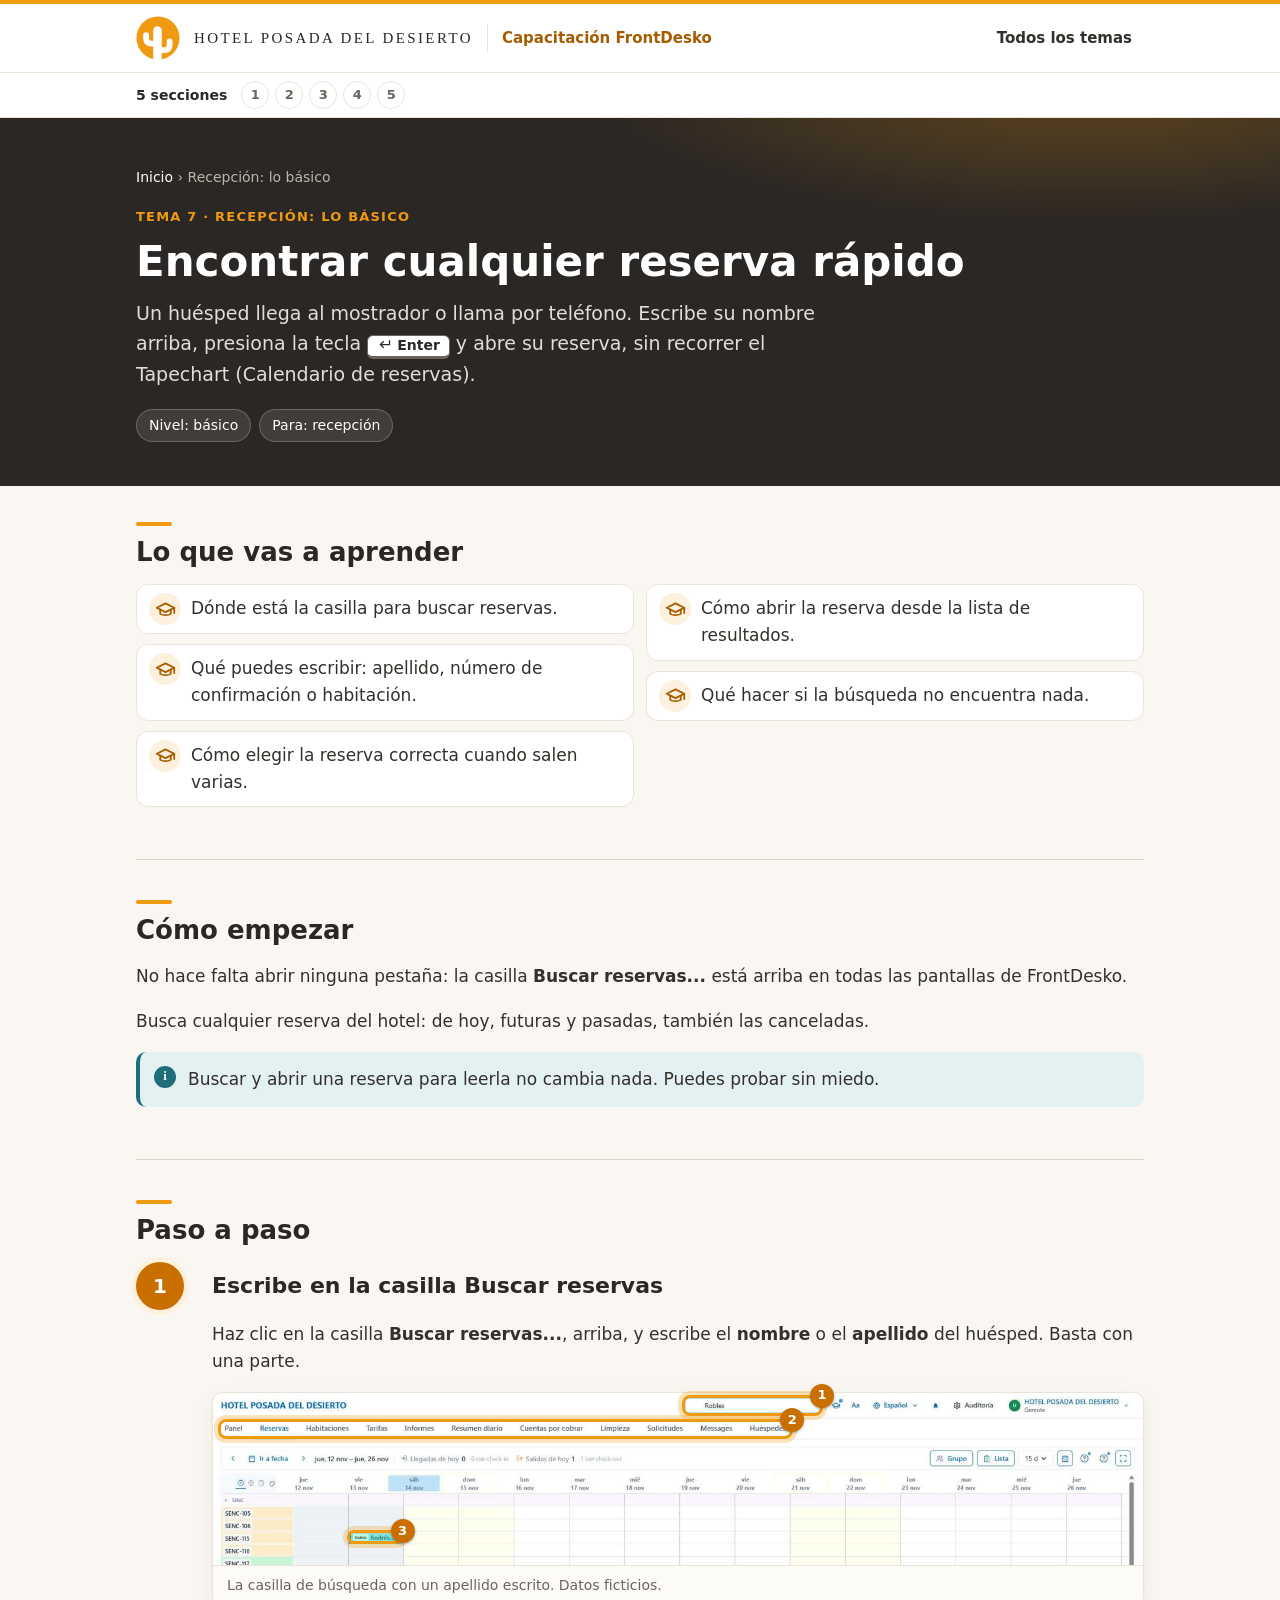
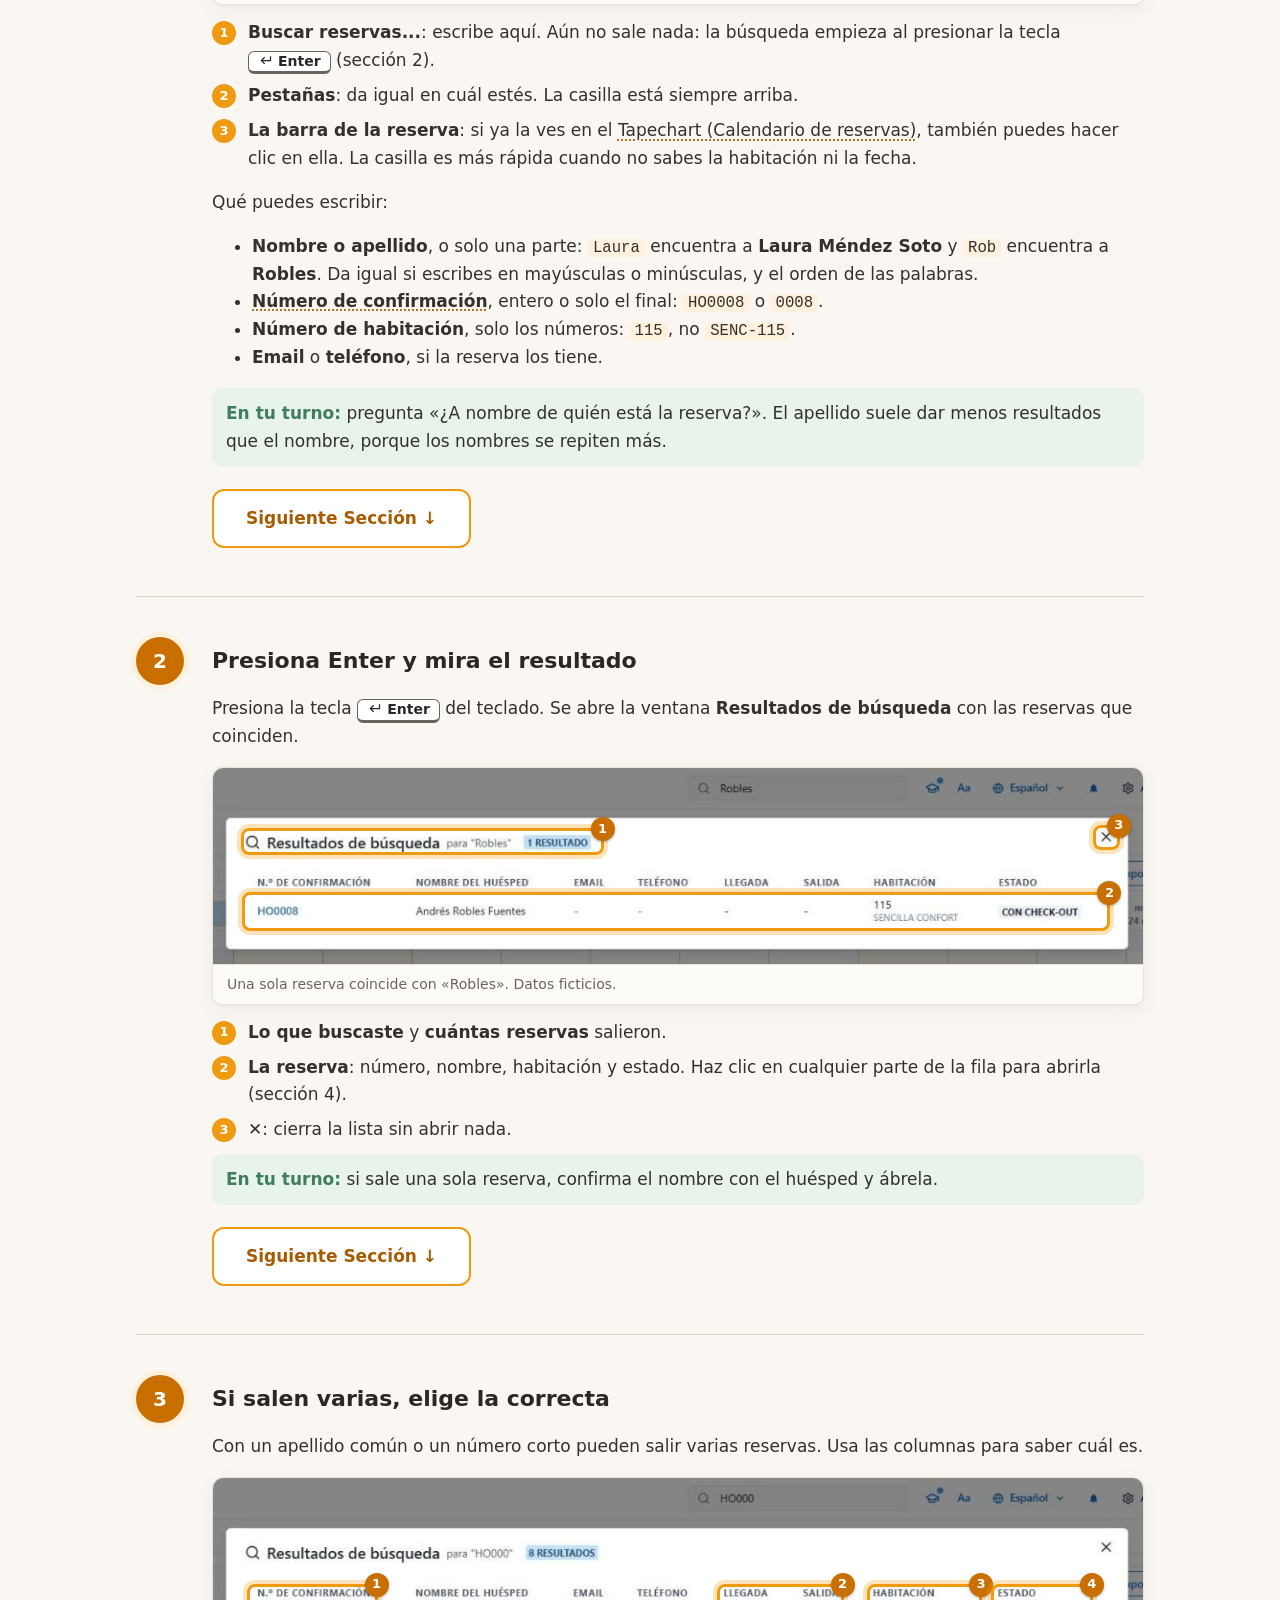
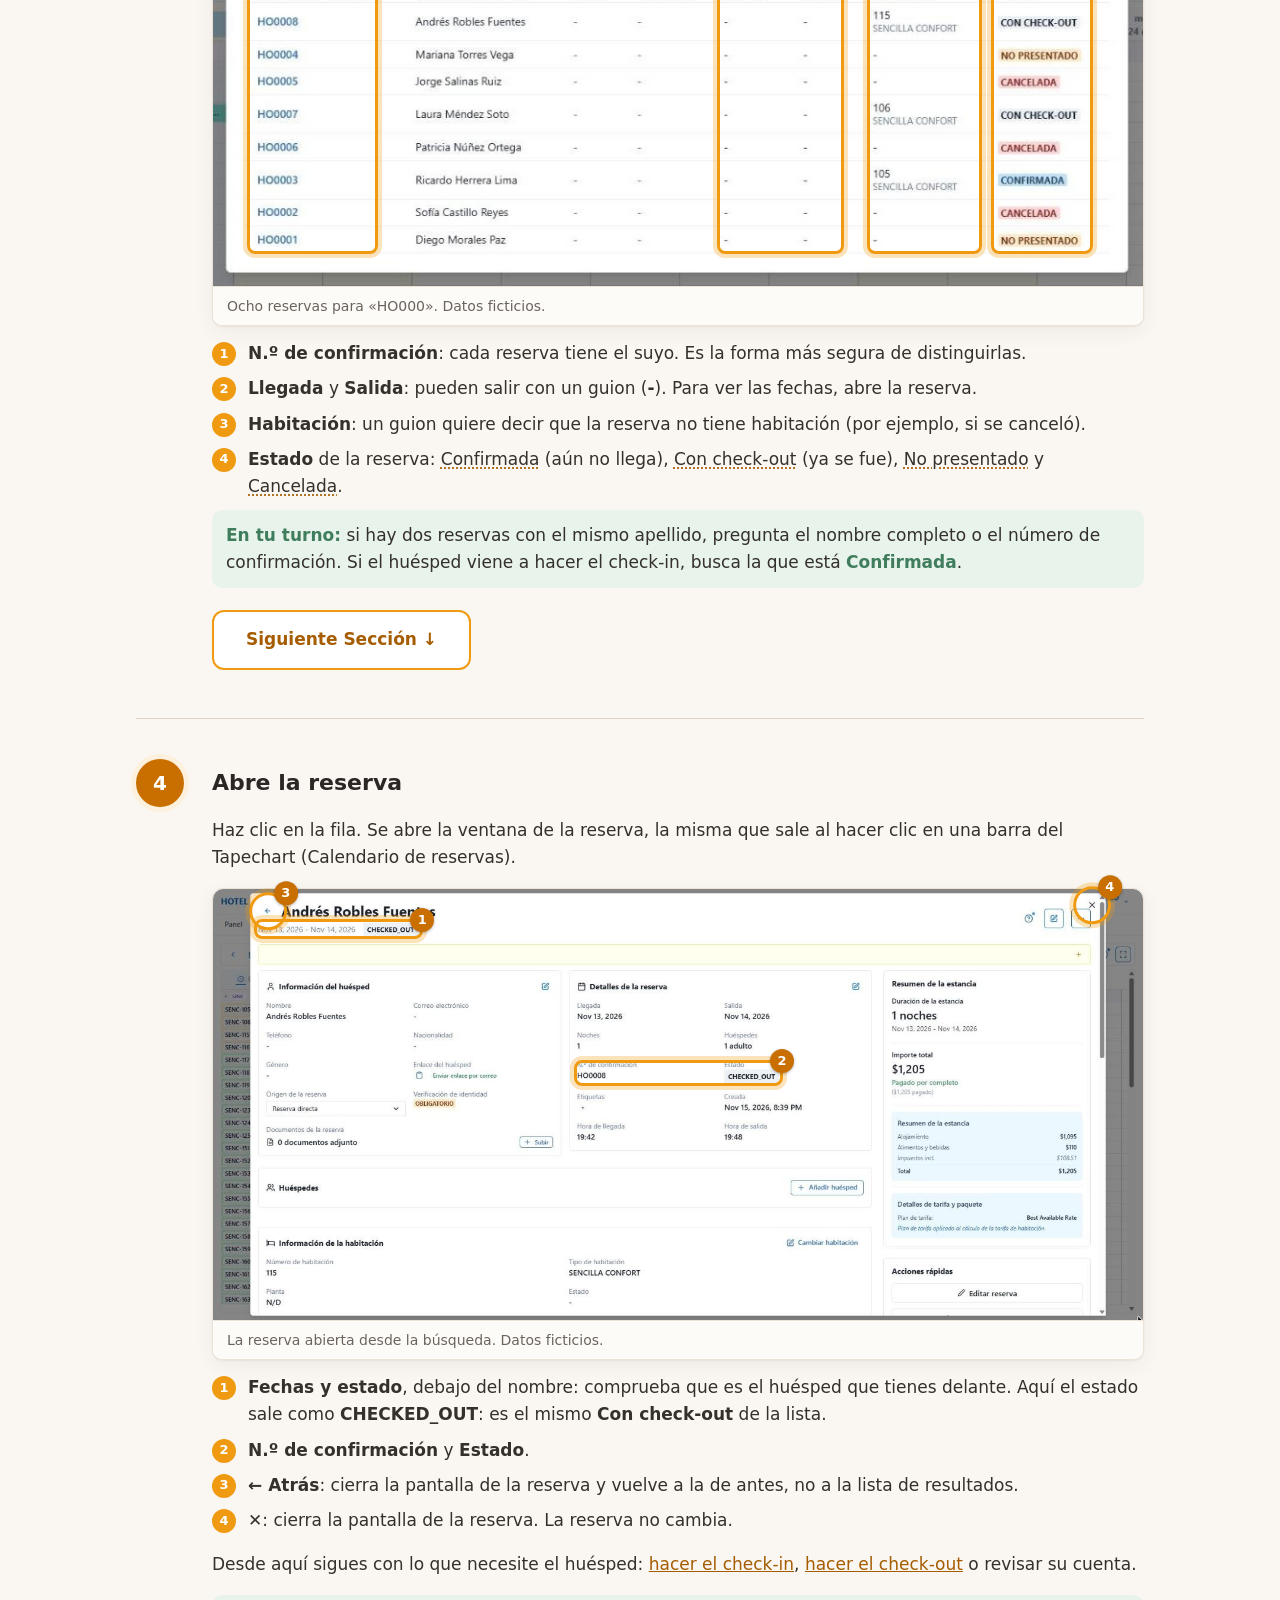
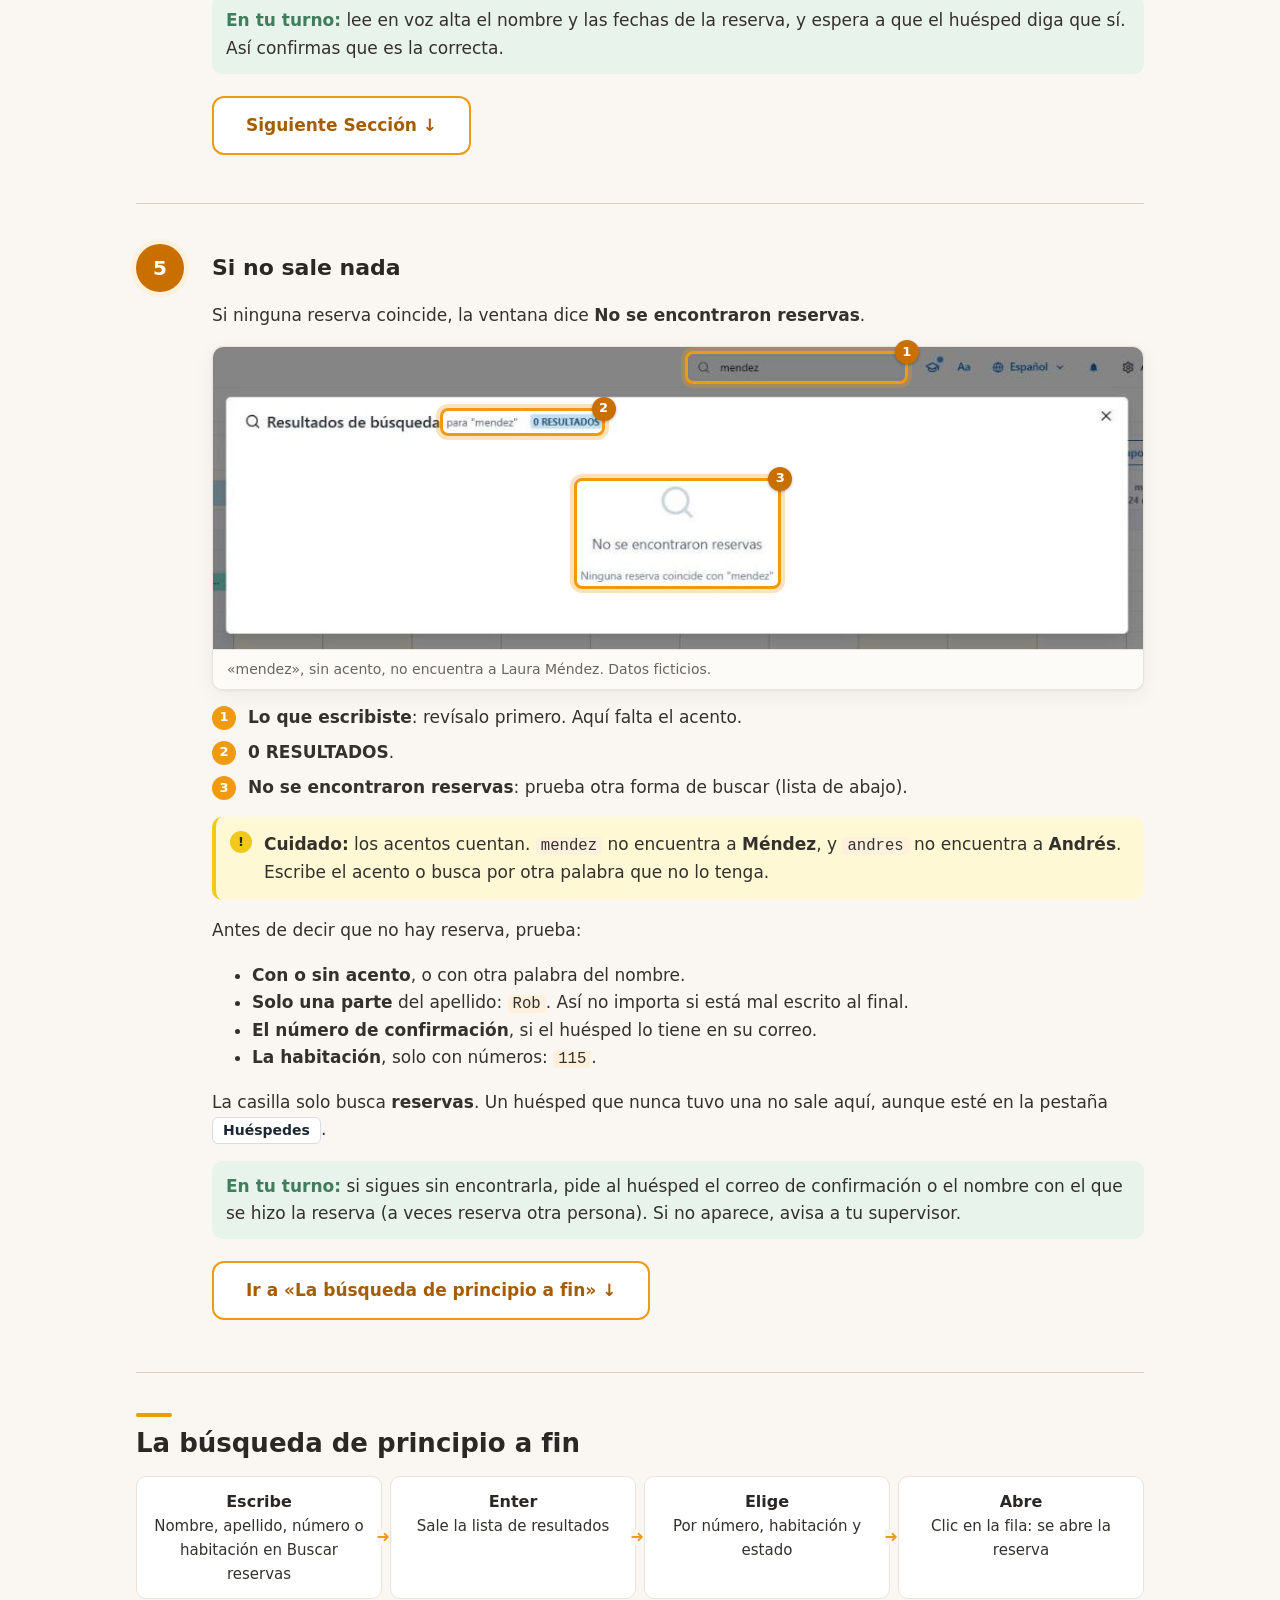
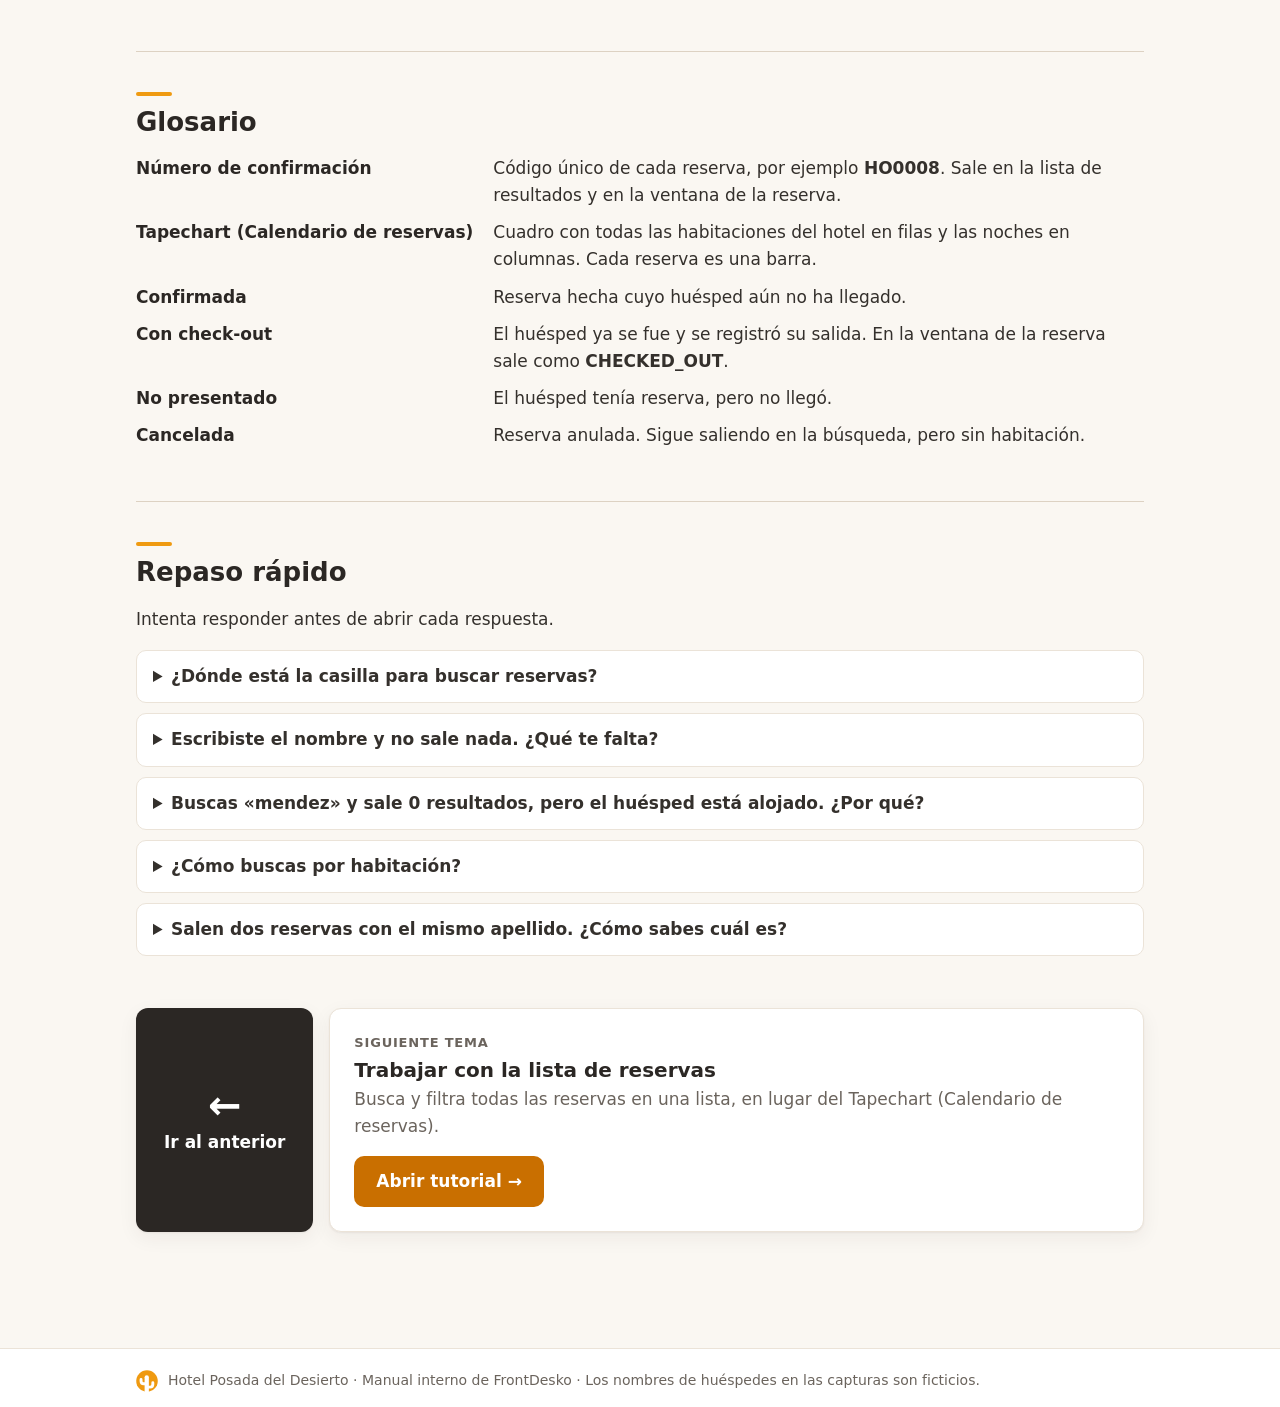
<file: 07-buscar-reserva.html>
<!doctype html>
<html lang="es">
<head>
<meta charset="utf-8">
<meta name="viewport" content="width=device-width, initial-scale=1">
<title>Encontrar cualquier reserva rápido · Capacitación</title>
<link rel="icon" href="img/logo.svg">
<link rel="stylesheet" href="css/estilos.css">
<script src="js/anotaciones.js" defer></script>
<script src="js/visor.js" defer></script>
<script src="js/secciones.js" defer></script>
</head>
<body>

<header class="marca-hotel">
  <div class="contenedor">
    <a class="identidad" href="index.html">
      <img src="img/logo.svg" alt="Logotipo Hotel Posada del Desierto">
      <span class="textos">
        <span class="nombre-hotel">Hotel Posada del Desierto</span>
        <span class="separador"></span>
        <span class="sitio">Capacitación FrontDesko</span>
      </span>
    </a>
    <nav><a href="index.html">Todos los temas</a></nav>
  </div>
</header>

<div class="cabecera">
  <div class="contenedor">
    <div class="migas"><a href="index.html">Inicio</a> › Recepción: lo básico</div>
    <span class="etiqueta">Tema 7 · Recepción: lo básico</span>
    <h1>Encontrar cualquier reserva rápido</h1>
    <p class="lead">Un huésped llega al mostrador o llama por teléfono. Escribe su nombre arriba, presiona la tecla <kbd class="tecla">Enter</kbd> y abre su reserva, sin recorrer el Tapechart (Calendario de reservas).</p>
    <div class="fichas">
      <span class="ficha">Nivel: básico</span>
      <span class="ficha">Para: recepción</span>
    </div>
  </div>
</div>

<main class="contenedor">

  <section>
    <h2>Lo que vas a aprender</h2>
    <ul class="aprenderas">
      <li>Dónde está la casilla para buscar reservas.</li>
      <li>Qué puedes escribir: apellido, número de confirmación o habitación.</li>
      <li>Cómo elegir la reserva correcta cuando salen varias.</li>
      <li>Cómo abrir la reserva desde la lista de resultados.</li>
      <li>Qué hacer si la búsqueda no encuentra nada.</li>
    </ul>
  </section>

  <section>
    <h2>Cómo empezar</h2>
    <p>No hace falta abrir ninguna pestaña: la casilla <b>Buscar reservas...</b> está arriba en todas las pantallas de FrontDesko.</p>
    <p>Busca cualquier reserva del hotel: de hoy, futuras y pasadas, también las canceladas.</p>
    <div class="nota"><p>Buscar y abrir una reserva para leerla no cambia nada. Puedes probar sin miedo.</p></div>
  </section>

  <section>
    <h2>Paso a paso</h2>

    <!-- 1. La casilla -->
    <article class="seccion">
      <div class="num">1</div>
      <div class="cuerpo">
        <h3 class="titulo-seccion">Escribe en la casilla Buscar reservas</h3>
        <p>Haz clic en la casilla <b>Buscar reservas...</b>, arriba, y escribe el <b>nombre</b> o el <b>apellido</b> del huésped. Basta con una parte.</p>
        <figure class="captura">
          <a href="img/buscar-reserva/01-casilla.jpg" target="_blank"><div class="lienzo">
            <img src="img/buscar-reserva/01-casilla.jpg" alt="Parte de arriba de FrontDesko con el apellido Robles escrito en la casilla Buscar reservas, las pestañas debajo y el Tapechart (Calendario de reservas)" loading="lazy">
            <span class="marca caja" style="left:50.4%;top:1%;width:15.2%;height:12.4%" data-n="1"></span>
            <span class="marca caja" style="left:0.5%;top:15.2%;width:61.9%;height:11.4%" data-n="2"></span>
            <span class="marca caja" style="left:14.4%;top:79.7%;width:6.1%;height:8.3%" data-n="3"></span>
          </div></a>
          <figcaption>La casilla de búsqueda con un apellido escrito. Datos ficticios.</figcaption>
        </figure>
        <ul class="leyenda">
          <li><span class="n">1</span><span><b>Buscar reservas...</b>: escribe aquí. Aún no sale nada: la búsqueda empieza al presionar la tecla <kbd class="tecla">Enter</kbd> (sección 2).</span></li>
          <li><span class="n">2</span><span><b>Pestañas</b>: da igual en cuál estés. La casilla está siempre arriba.</span></li>
          <li><span class="n">3</span><span><b>La barra de la reserva</b>: si ya la ves en el <span class="termino">Tapechart (Calendario de reservas)</span>, también puedes hacer clic en ella. La casilla es más rápida cuando no sabes la habitación ni la fecha.</span></li>
        </ul>
        <p>Qué puedes escribir:</p>
        <ul>
          <li><b>Nombre o apellido</b>, o solo una parte: <code>Laura</code> encuentra a <b>Laura Méndez Soto</b> y <code>Rob</code> encuentra a <b>Robles</b>. Da igual si escribes en mayúsculas o minúsculas, y el orden de las palabras.</li>
          <li><b><span class="termino">Número de confirmación</span></b>, entero o solo el final: <code>HO0008</code> o <code>0008</code>.</li>
          <li><b>Número de habitación</b>, solo los números: <code>115</code>, no <code>SENC-115</code>.</li>
          <li><b>Email</b> o <b>teléfono</b>, si la reserva los tiene.</li>
        </ul>
        <p class="turno"><b>En tu turno:</b> pregunta «¿A nombre de quién está la reserva?». El apellido suele dar menos resultados que el nombre, porque los nombres se repiten más.</p>
      </div>
    </article>

    <!-- 2. Enter y resultado -->
    <article class="seccion">
      <div class="num">2</div>
      <div class="cuerpo">
        <h3 class="titulo-seccion">Presiona Enter y mira el resultado</h3>
        <p>Presiona la tecla <kbd class="tecla">Enter</kbd> del teclado. Se abre la ventana <b>Resultados de búsqueda</b> con las reservas que coinciden.</p>
        <figure class="captura">
          <a href="img/buscar-reserva/02-resultado.jpg" target="_blank"><div class="lienzo">
            <img src="img/buscar-reserva/02-resultado.jpg" alt="Ventana Resultados de búsqueda para Robles con 1 resultado: HO0008, Andrés Robles Fuentes, habitación 115, estado Con check-out" loading="lazy">
            <span class="marca caja" style="left:3%;top:30.7%;width:39%;height:13.7%" data-n="1"></span>
            <span class="marca caja" style="left:3.1%;top:63.4%;width:93.4%;height:19.5%" data-n="2"></span>
            <span class="marca caja" style="left:94.6%;top:29%;width:2.9%;height:12.7%" data-n="3"></span>
          </div></a>
          <figcaption>Una sola reserva coincide con «Robles». Datos ficticios.</figcaption>
        </figure>
        <ul class="leyenda">
          <li><span class="n">1</span><span><b>Lo que buscaste</b> y <b>cuántas reservas</b> salieron.</span></li>
          <li><span class="n">2</span><span><b>La reserva</b>: número, nombre, habitación y estado. Haz clic en cualquier parte de la fila para abrirla (sección 4).</span></li>
          <li><span class="n">3</span><span><b>✕</b>: cierra la lista sin abrir nada.</span></li>
        </ul>
        <p class="turno"><b>En tu turno:</b> si sale una sola reserva, confirma el nombre con el huésped y ábrela.</p>
      </div>
    </article>

    <!-- 3. Varios resultados -->
    <article class="seccion">
      <div class="num">3</div>
      <div class="cuerpo">
        <h3 class="titulo-seccion">Si salen varias, elige la correcta</h3>
        <p>Con un apellido común o un número corto pueden salir varias reservas. Usa las columnas para saber cuál es.</p>
        <figure class="captura">
          <a href="img/buscar-reserva/03-varios-resultados.jpg" target="_blank"><div class="lienzo">
            <img src="img/buscar-reserva/03-varios-resultados.jpg" alt="Resultados de búsqueda con 8 reservas, de HO0001 a HO0008, con estados Con check-out, No presentado, Cancelada y Confirmada" loading="lazy">
            <span class="marca caja" style="left:3.7%;top:25.9%;width:14%;height:66.4%" data-n="1"></span>
            <span class="marca caja" style="left:54.2%;top:25.9%;width:13.6%;height:66.4%" data-n="2"></span>
            <span class="marca caja" style="left:70.3%;top:25.9%;width:12.4%;height:66.4%" data-n="3"></span>
            <span class="marca caja" style="left:83.7%;top:25.9%;width:10.9%;height:66.4%" data-n="4"></span>
          </div></a>
          <figcaption>Ocho reservas para «HO000». Datos ficticios.</figcaption>
        </figure>
        <ul class="leyenda">
          <li><span class="n">1</span><span><b>N.º de confirmación</b>: cada reserva tiene el suyo. Es la forma más segura de distinguirlas.</span></li>
          <li><span class="n">2</span><span><b>Llegada</b> y <b>Salida</b>: pueden salir con un guion (<b>-</b>). Para ver las fechas, abre la reserva.</span></li>
          <li><span class="n">3</span><span><b>Habitación</b>: un guion quiere decir que la reserva no tiene habitación (por ejemplo, si se canceló).</span></li>
          <li><span class="n">4</span><span><b>Estado</b> de la reserva: <span class="termino">Confirmada</span> (aún no llega), <span class="termino">Con check-out</span> (ya se fue), <span class="termino">No presentado</span> y <span class="termino">Cancelada</span>.</span></li>
        </ul>
        <p class="turno"><b>En tu turno:</b> si hay dos reservas con el mismo apellido, pregunta el nombre completo o el número de confirmación. Si el huésped viene a hacer el check-in, busca la que está <b>Confirmada</b>.</p>
      </div>
    </article>

    <!-- 4. Abrir la reserva -->
    <article class="seccion">
      <div class="num">4</div>
      <div class="cuerpo">
        <h3 class="titulo-seccion">Abre la reserva</h3>
        <p>Haz clic en la fila. Se abre la ventana de la reserva, la misma que sale al hacer clic en una barra del Tapechart (Calendario de reservas).</p>
        <figure class="captura">
          <a href="img/buscar-reserva/04-reserva.jpg" target="_blank"><div class="lienzo">
            <img src="img/buscar-reserva/04-reserva.jpg" alt="Ventana de la reserva de Andrés Robles Fuentes, número de confirmación HO0008, estado CHECKED_OUT, con la flecha Atrás arriba a la izquierda y la X para cerrar arriba a la derecha" loading="lazy">
            <span class="marca caja" style="left:4.4%;top:7%;width:18.2%;height:4.6%" data-n="1"></span>
            <span class="marca caja" style="left:38.8%;top:39.7%;width:22.5%;height:6.1%" data-n="2"></span>
            <span class="marca" style="left:5.9%;top:5.1%;width:4.05%;min-width:27px" data-n="3"></span>
            <span class="marca" style="left:94.5%;top:3.7%;width:4.05%;min-width:27px" data-n="4"></span>
          </div></a>
          <figcaption>La reserva abierta desde la búsqueda. Datos ficticios.</figcaption>
        </figure>
        <ul class="leyenda">
          <li><span class="n">1</span><span><b>Fechas y estado</b>, debajo del nombre: comprueba que es el huésped que tienes delante. Aquí el estado sale como <b>CHECKED_OUT</b>: es el mismo <b>Con check-out</b> de la lista.</span></li>
          <li><span class="n">2</span><span><b>N.º de confirmación</b> y <b>Estado</b>.</span></li>
          <li><span class="n">3</span><span><b>← Atrás</b>: cierra la pantalla de la reserva y vuelve a la de antes, no a la lista de resultados.</span></li>
          <li><span class="n">4</span><span><b>✕</b>: cierra la pantalla de la reserva. La reserva no cambia.</span></li>
        </ul>
        <p>Desde aquí sigues con lo que necesite el huésped: <a href="05-check-in.html">hacer el check-in</a>, <a href="06-check-out.html">hacer el check-out</a> o revisar su cuenta.</p>
        <p class="turno"><b>En tu turno:</b> lee en voz alta el nombre y las fechas de la reserva, y espera a que el huésped diga que sí. Así confirmas que es la correcta.</p>
      </div>
    </article>

    <!-- 5. Sin resultados -->
    <article class="seccion">
      <div class="num">5</div>
      <div class="cuerpo">
        <h3 class="titulo-seccion">Si no sale nada</h3>
        <p>Si ninguna reserva coincide, la ventana dice <b>No se encontraron reservas</b>.</p>
        <figure class="captura">
          <a href="img/buscar-reserva/05-sin-resultados.jpg" target="_blank"><div class="lienzo">
            <img src="img/buscar-reserva/05-sin-resultados.jpg" alt="Resultados de búsqueda para mendez sin acento: 0 resultados, No se encontraron reservas" loading="lazy">
            <span class="marca caja" style="left:50.7%;top:1.3%;width:24%;height:10.8%" data-n="1"></span>
            <span class="marca caja" style="left:24.4%;top:20%;width:17.7%;height:9.5%" data-n="2"></span>
            <span class="marca caja" style="left:38.8%;top:43.2%;width:22.3%;height:37%" data-n="3"></span>
          </div></a>
          <figcaption>«mendez», sin acento, no encuentra a Laura Méndez. Datos ficticios.</figcaption>
        </figure>
        <ul class="leyenda">
          <li><span class="n">1</span><span><b>Lo que escribiste</b>: revísalo primero. Aquí falta el acento.</span></li>
          <li><span class="n">2</span><span><b>0 RESULTADOS</b>.</span></li>
          <li><span class="n">3</span><span><b>No se encontraron reservas</b>: prueba otra forma de buscar (lista de abajo).</span></li>
        </ul>
        <div class="nota ojo"><p><b>Cuidado:</b> los acentos cuentan. <code>mendez</code> no encuentra a <b>Méndez</b>, y <code>andres</code> no encuentra a <b>Andrés</b>. Escribe el acento o busca por otra palabra que no lo tenga.</p></div>
        <p>Antes de decir que no hay reserva, prueba:</p>
        <ul>
          <li><b>Con o sin acento</b>, o con otra palabra del nombre.</li>
          <li><b>Solo una parte</b> del apellido: <code>Rob</code>. Así no importa si está mal escrito al final.</li>
          <li><b>El número de confirmación</b>, si el huésped lo tiene en su correo.</li>
          <li><b>La habitación</b>, solo con números: <code>115</code>.</li>
        </ul>
        <p>La casilla solo busca <b>reservas</b>. Un huésped que nunca tuvo una no sale aquí, aunque esté en la pestaña <span class="pestana-ui">Huéspedes</span>.</p>
        <p class="turno"><b>En tu turno:</b> si sigues sin encontrarla, pide al huésped el correo de confirmación o el nombre con el que se hizo la reserva (a veces reserva otra persona). Si no aparece, avisa a tu supervisor.</p>
      </div>
    </article>
  </section>

  <section>
    <h2>La búsqueda de principio a fin</h2>
    <ol class="flujo">
      <li><b>Escribe</b>Nombre, apellido, número o habitación en Buscar reservas</li>
      <li><b>Enter</b>Sale la lista de resultados</li>
      <li><b>Elige</b>Por número, habitación y estado</li>
      <li><b>Abre</b>Clic en la fila: se abre la reserva</li>
    </ol>
  </section>

  <section>
    <h2>Glosario</h2>
    <dl class="glosario">
      <dt>Número de confirmación</dt><dd>Código único de cada reserva, por ejemplo <b>HO0008</b>. Sale en la lista de resultados y en la ventana de la reserva.</dd>
      <dt>Tapechart (Calendario de reservas)</dt><dd>Cuadro con todas las habitaciones del hotel en filas y las noches en columnas. Cada reserva es una barra.</dd>
      <dt>Confirmada</dt><dd>Reserva hecha cuyo huésped aún no ha llegado.</dd>
      <dt>Con check-out</dt><dd>El huésped ya se fue y se registró su salida. En la ventana de la reserva sale como <b>CHECKED_OUT</b>.</dd>
      <dt>No presentado</dt><dd>El huésped tenía reserva, pero no llegó.</dd>
      <dt>Cancelada</dt><dd>Reserva anulada. Sigue saliendo en la búsqueda, pero sin habitación.</dd>
    </dl>
  </section>

  <section>
    <h2>Repaso rápido</h2>
    <p>Intenta responder antes de abrir cada respuesta.</p>
    <details><summary>¿Dónde está la casilla para buscar reservas?</summary>Arriba, en la barra de FrontDesko: <b>Buscar reservas...</b>. Está en todas las pestañas.</details>
    <details><summary>Escribiste el nombre y no sale nada. ¿Qué te falta?</summary>Presionar la tecla <kbd class="tecla">Enter</kbd>. Los resultados salen al presionarla, no mientras escribes.</details>
    <details><summary>Buscas «mendez» y sale 0 resultados, pero el huésped está alojado. ¿Por qué?</summary>Falta el acento: <b>Méndez</b>. Escríbelo con acento o busca por el nombre o el número de confirmación.</details>
    <details><summary>¿Cómo buscas por habitación?</summary>Solo con el número: <code>115</code>. Con <code>SENC-115</code> no sale nada.</details>
    <details><summary>Salen dos reservas con el mismo apellido. ¿Cómo sabes cuál es?</summary>Mira el <b>N.º de confirmación</b>, la <b>Habitación</b> y el <b>Estado</b>. Si el huésped llega, suele ser la <b>Confirmada</b>. Si dudas, pregúntale su nombre completo.</details>
  </section>

  <nav class="temas-vecinos no-imprimir" aria-label="Otros temas">
    <a class="tema-anterior" href="06-check-out.html" title="Tema anterior: Hacer el check-out de un huésped"><span class="flecha" aria-hidden="true">←</span>Ir al anterior</a>
    <section class="tarjeta siguiente">
      <div>
        <div style="font-size:13px;color:var(--texto-suave);text-transform:uppercase;letter-spacing:.8px;font-weight:700">Siguiente tema</div>
        <div style="font-size:20px;font-weight:700;color:var(--carbon)">Trabajar con la lista de reservas</div>
        <div style="color:var(--texto-suave)">Busca y filtra todas las reservas en una lista, en lugar del Tapechart (Calendario de reservas).</div>
      </div>
      <a class="boton" href="08-lista-reservas.html">Abrir tutorial →</a>
    </section>
  </nav>

</main>

<footer>
  <div class="contenedor"><img src="img/logo.svg" alt="">Hotel Posada del Desierto · Manual interno de FrontDesko · Los nombres de huéspedes en las capturas son ficticios.</div>
</footer>

</body>
</html>
</file>
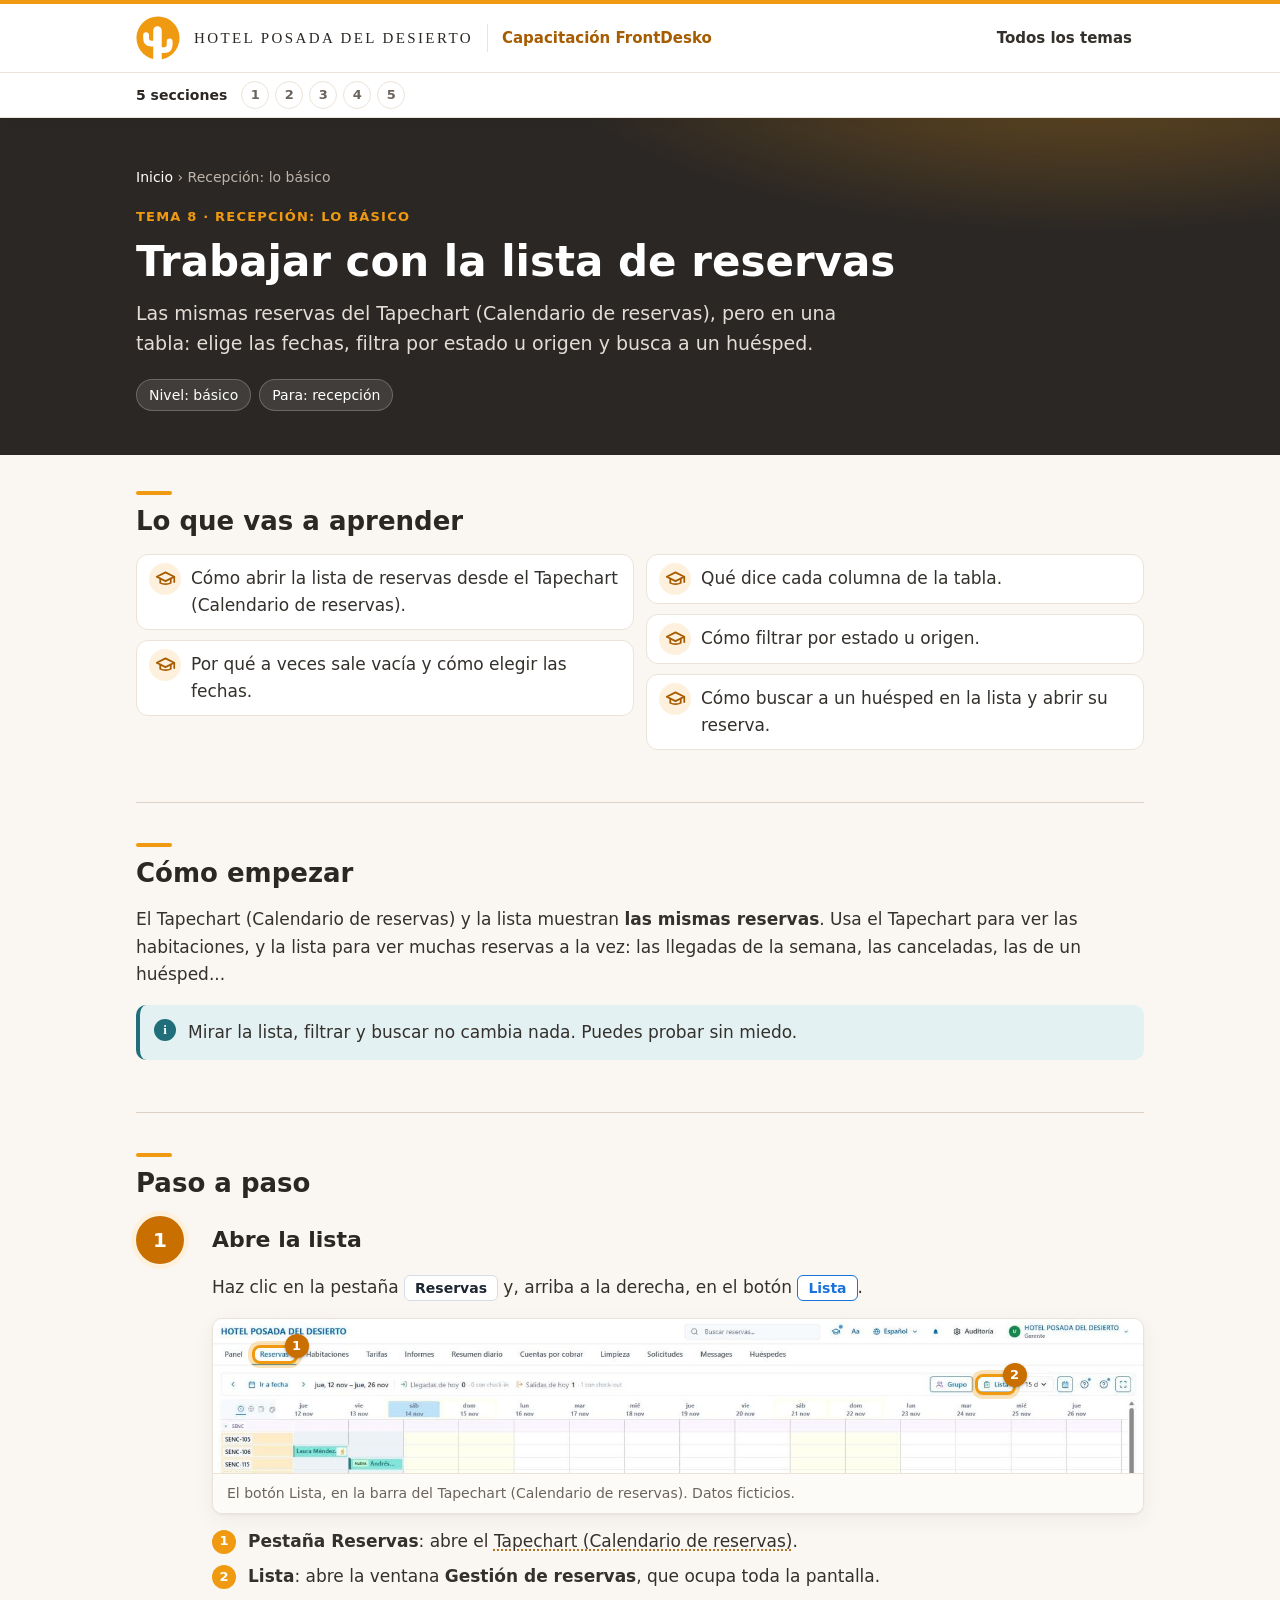
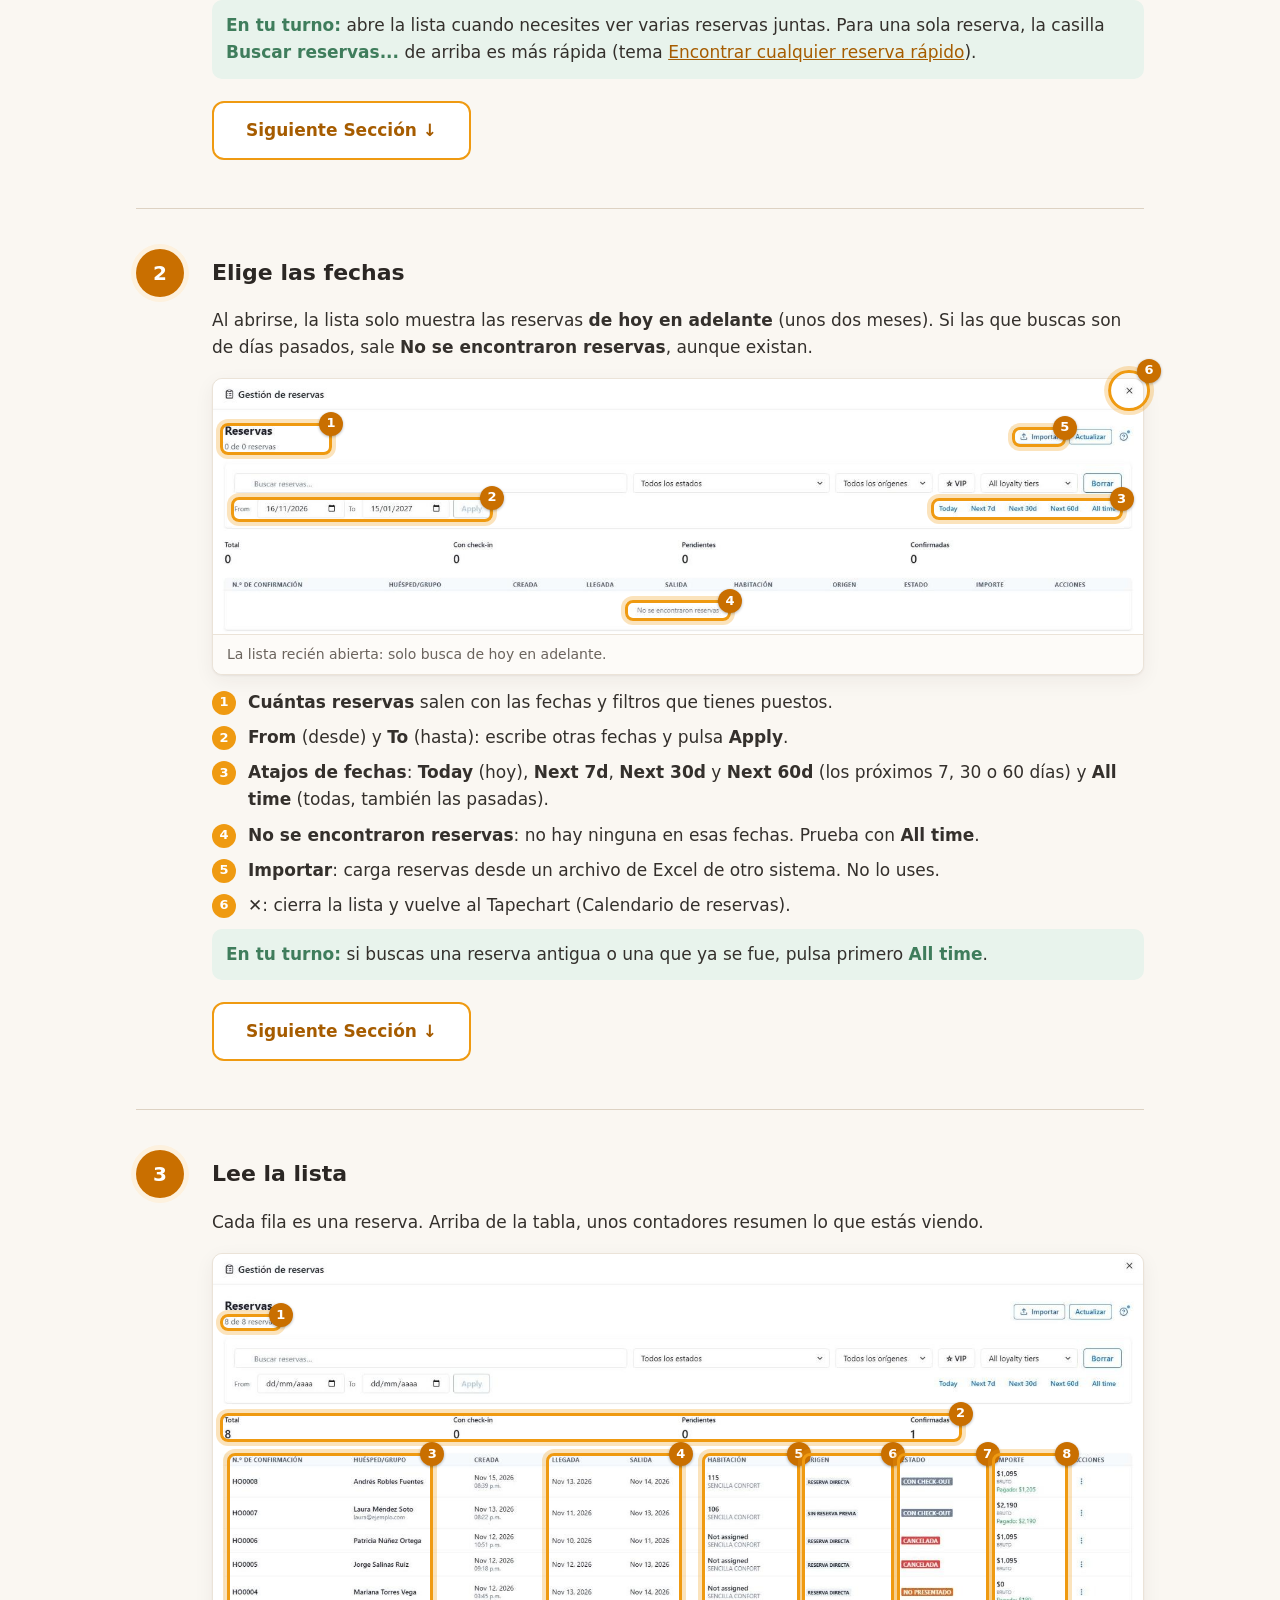
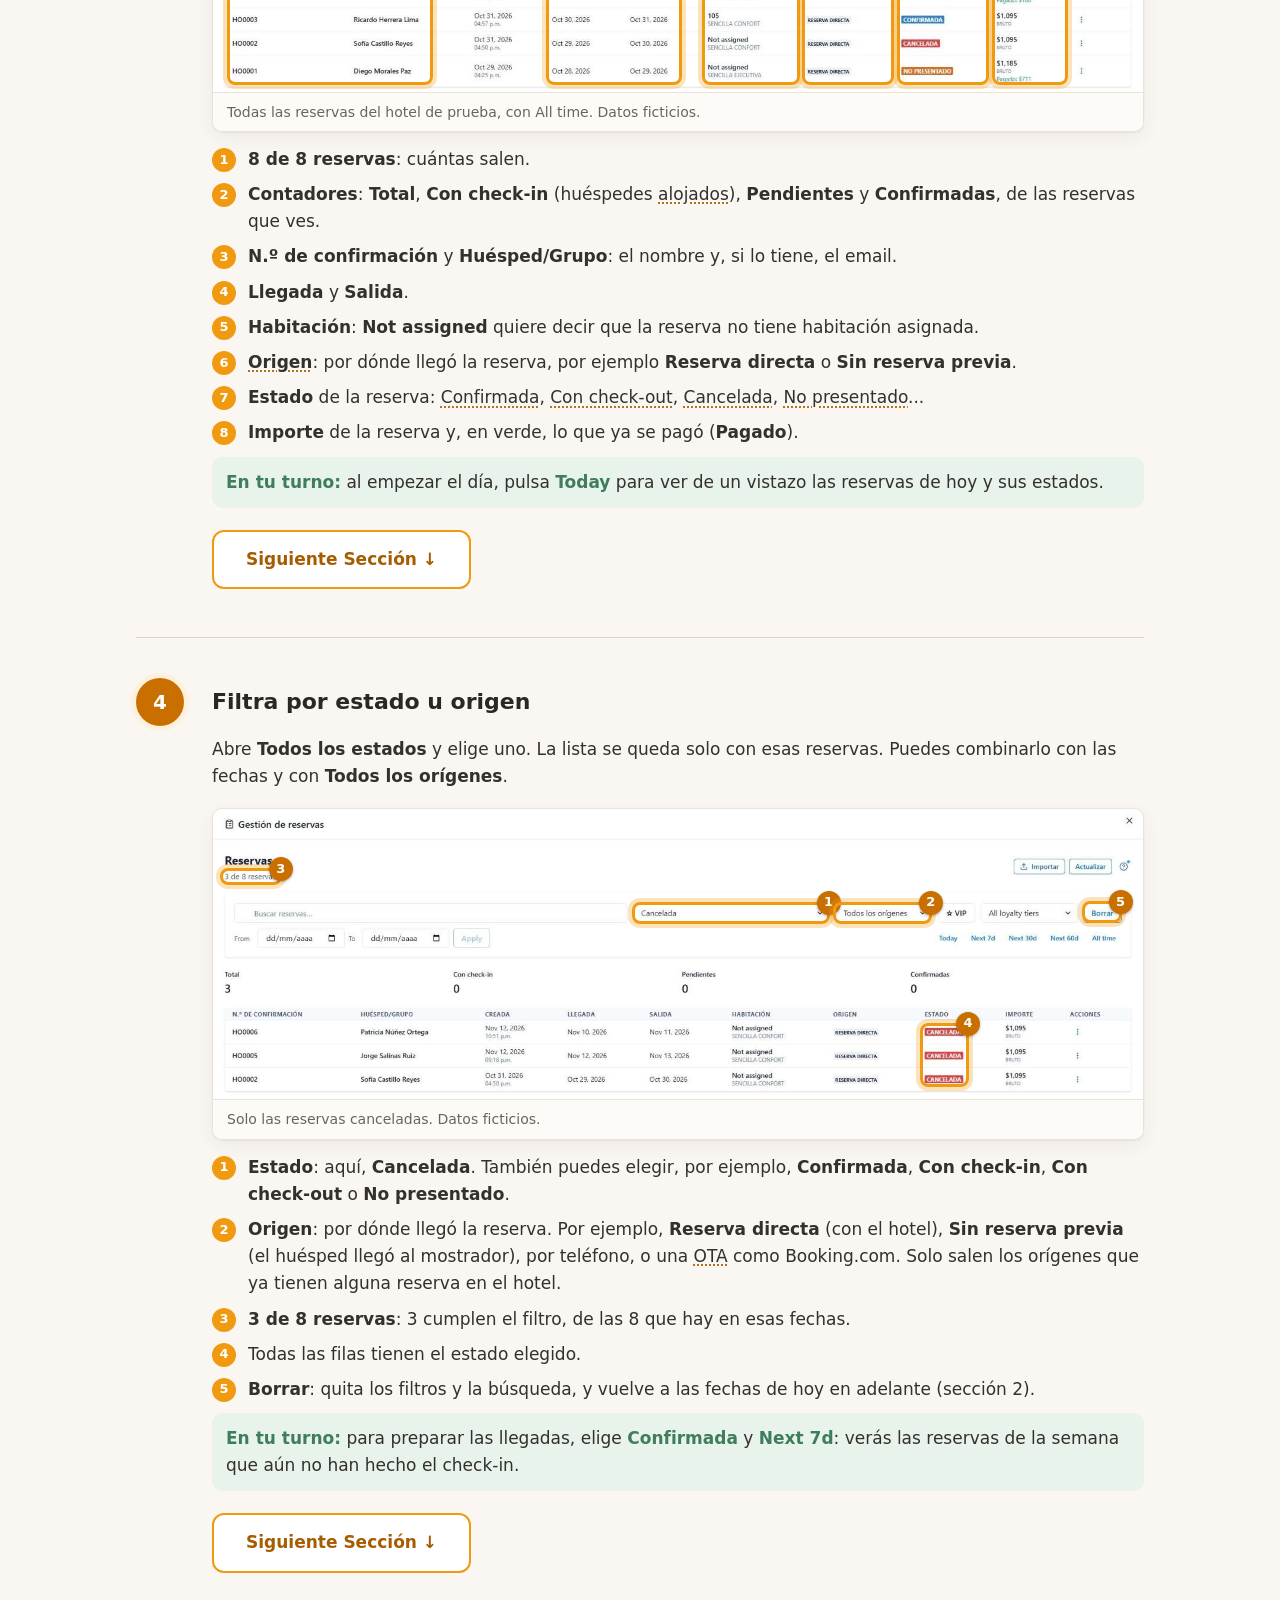
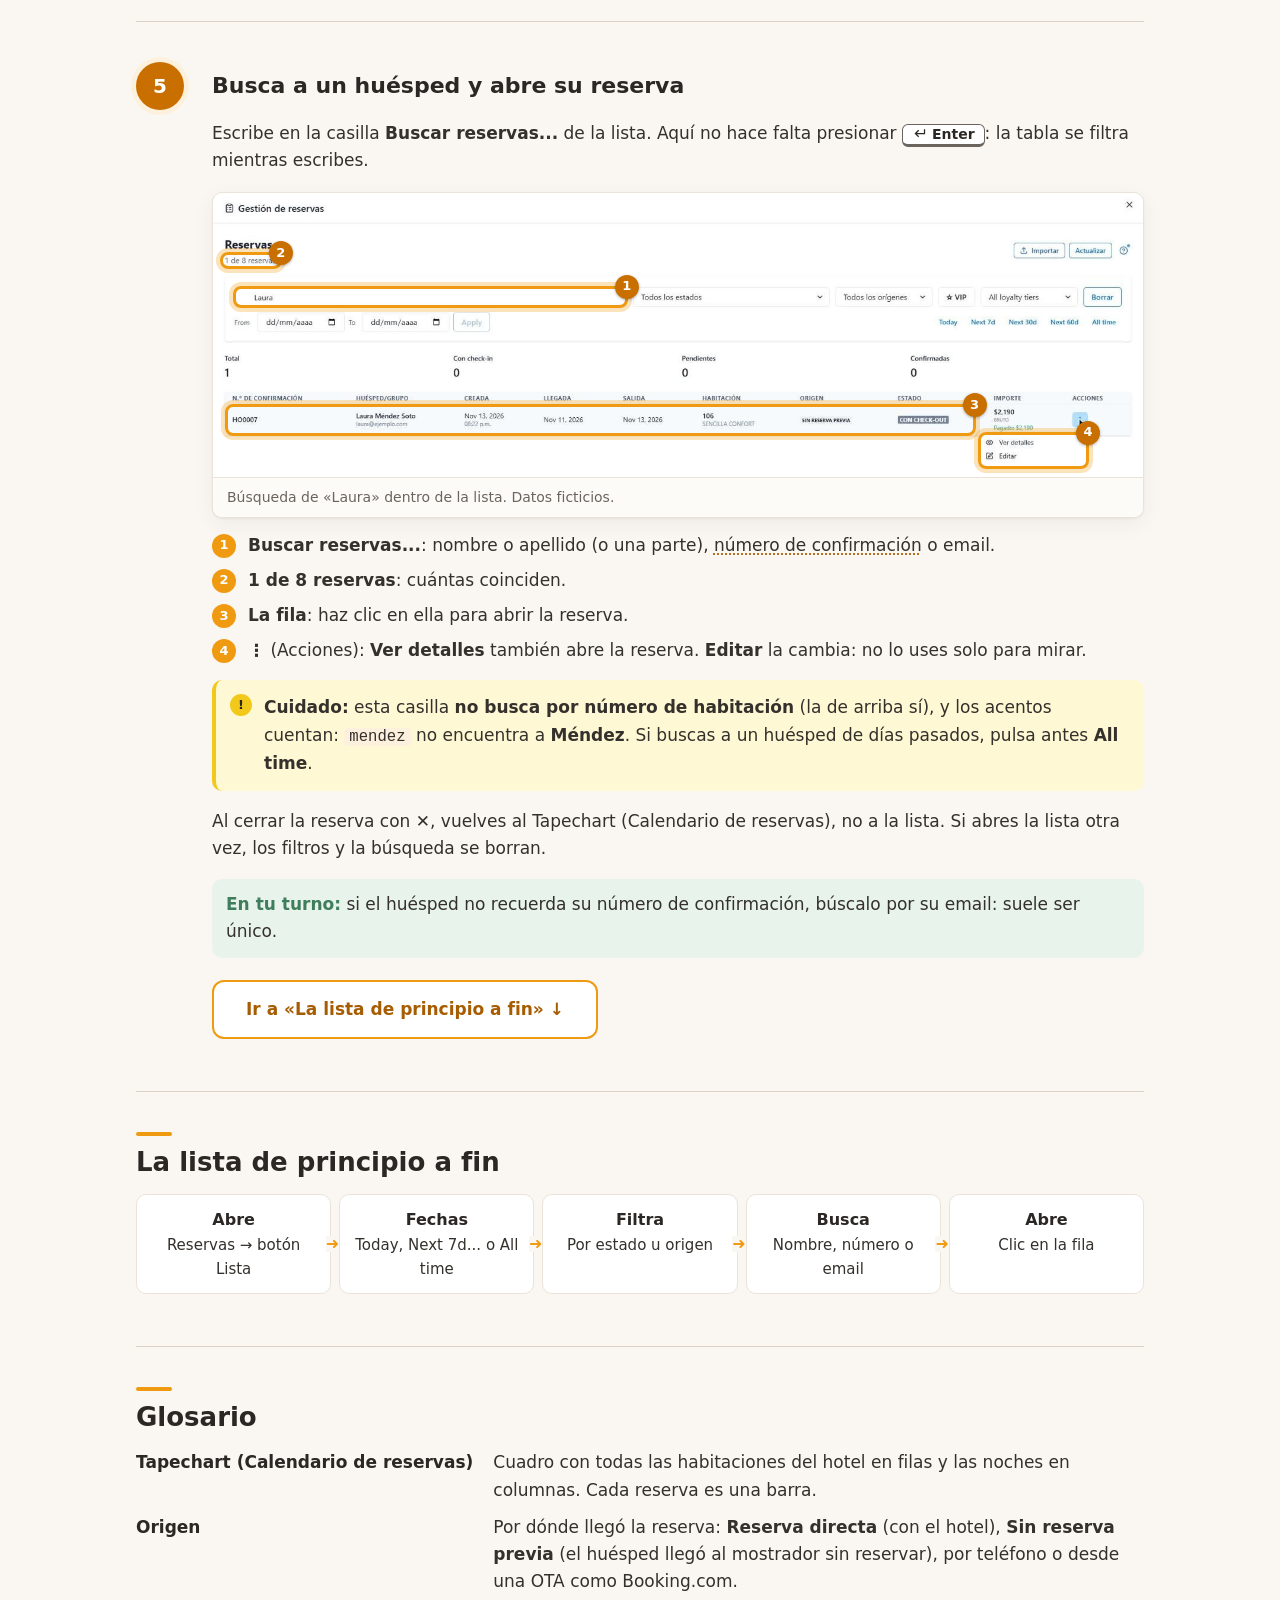
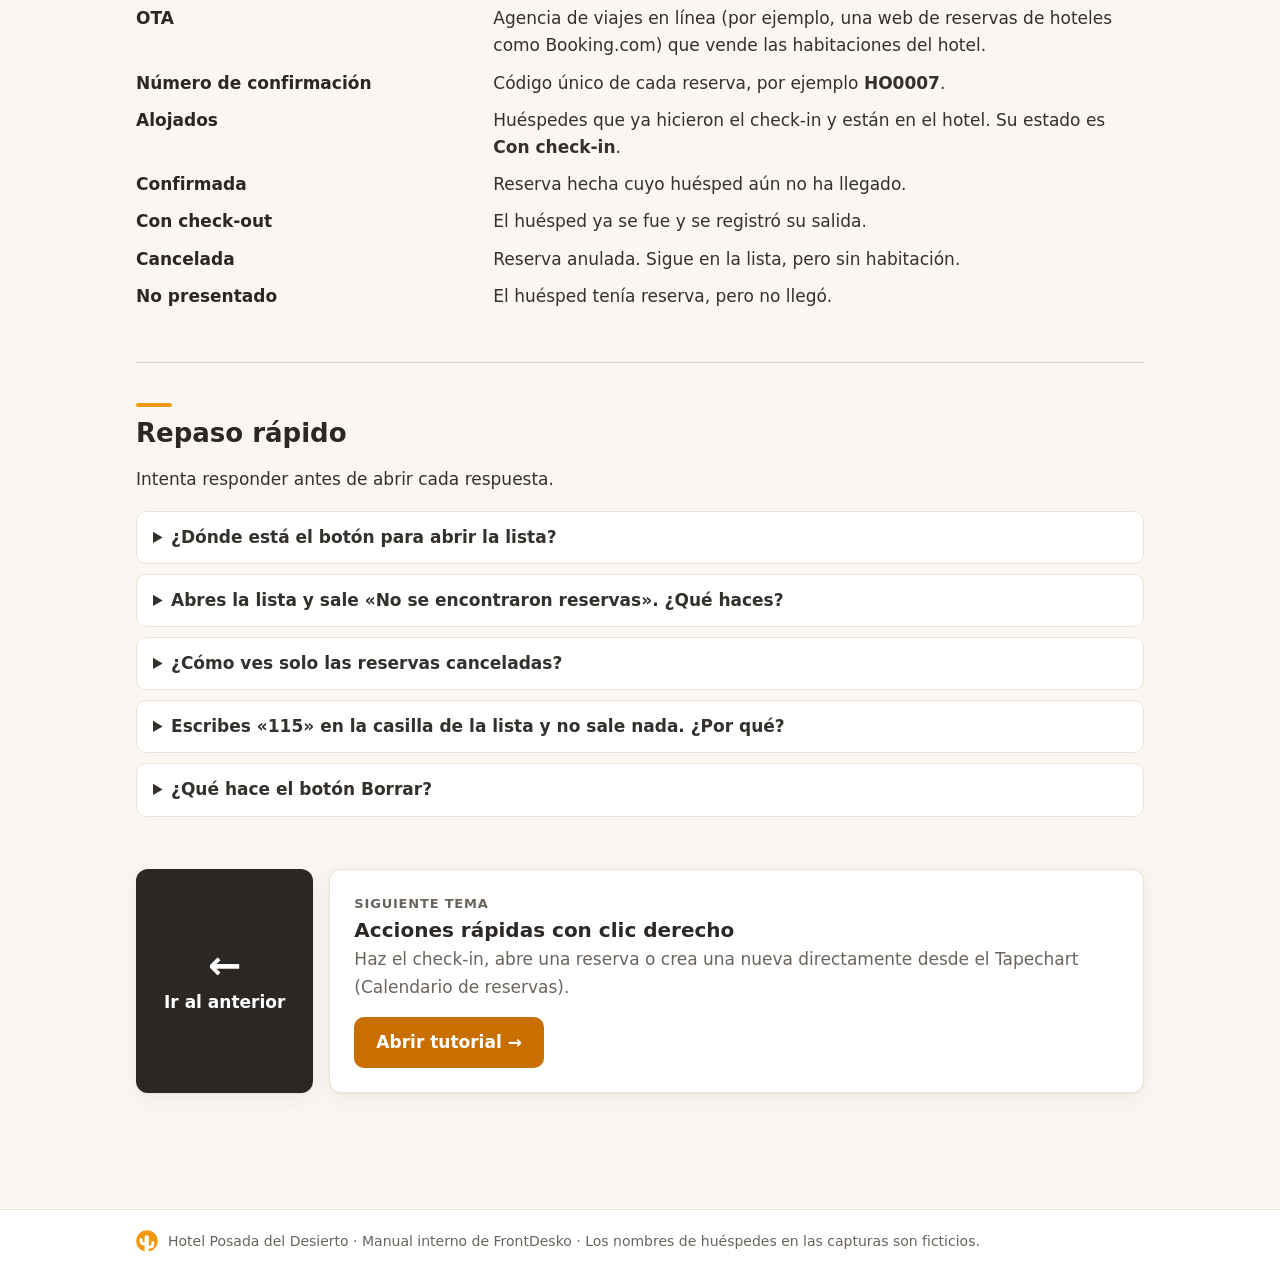
<file: 08-lista-reservas.html>
<!doctype html>
<html lang="es">
<head>
<meta charset="utf-8">
<meta name="viewport" content="width=device-width, initial-scale=1">
<title>Trabajar con la lista de reservas · Capacitación</title>
<link rel="icon" href="img/logo.svg">
<link rel="stylesheet" href="css/estilos.css">
<script src="js/anotaciones.js" defer></script>
<script src="js/visor.js" defer></script>
<script src="js/secciones.js" defer></script>
</head>
<body>

<header class="marca-hotel">
  <div class="contenedor">
    <a class="identidad" href="index.html">
      <img src="img/logo.svg" alt="Logotipo Hotel Posada del Desierto">
      <span class="textos">
        <span class="nombre-hotel">Hotel Posada del Desierto</span>
        <span class="separador"></span>
        <span class="sitio">Capacitación FrontDesko</span>
      </span>
    </a>
    <nav><a href="index.html">Todos los temas</a></nav>
  </div>
</header>

<div class="cabecera">
  <div class="contenedor">
    <div class="migas"><a href="index.html">Inicio</a> › Recepción: lo básico</div>
    <span class="etiqueta">Tema 8 · Recepción: lo básico</span>
    <h1>Trabajar con la lista de reservas</h1>
    <p class="lead">Las mismas reservas del Tapechart (Calendario de reservas), pero en una tabla: elige las fechas, filtra por estado u origen y busca a un huésped.</p>
    <div class="fichas">
      <span class="ficha">Nivel: básico</span>
      <span class="ficha">Para: recepción</span>
    </div>
  </div>
</div>

<main class="contenedor">

  <section>
    <h2>Lo que vas a aprender</h2>
    <ul class="aprenderas">
      <li>Cómo abrir la lista de reservas desde el Tapechart (Calendario de reservas).</li>
      <li>Por qué a veces sale vacía y cómo elegir las fechas.</li>
      <li>Qué dice cada columna de la tabla.</li>
      <li>Cómo filtrar por estado u origen.</li>
      <li>Cómo buscar a un huésped en la lista y abrir su reserva.</li>
    </ul>
  </section>

  <section>
    <h2>Cómo empezar</h2>
    <p>El Tapechart (Calendario de reservas) y la lista muestran <b>las mismas reservas</b>. Usa el Tapechart para ver las habitaciones, y la lista para ver muchas reservas a la vez: las llegadas de la semana, las canceladas, las de un huésped...</p>
    <div class="nota"><p>Mirar la lista, filtrar y buscar no cambia nada. Puedes probar sin miedo.</p></div>
  </section>

  <section>
    <h2>Paso a paso</h2>

    <!-- 1. Abrir la lista -->
    <article class="seccion">
      <div class="num">1</div>
      <div class="cuerpo">
        <h3 class="titulo-seccion">Abre la lista</h3>
        <p>Haz clic en la pestaña <span class="pestana-ui">Reservas</span> y, arriba a la derecha, en el botón <span class="boton-ui borde">Lista</span>.</p>
        <figure class="captura">
          <a href="img/lista-reservas/01-boton-lista.jpg" target="_blank"><div class="lienzo">
            <img src="img/lista-reservas/01-boton-lista.jpg" alt="Parte de arriba del Tapechart (Calendario de reservas) con la pestaña Reservas y el botón Lista a la derecha, junto a Grupo" loading="lazy">
            <span class="marca caja" style="left:4.2%;top:16.9%;width:4.9%;height:12.3%" data-n="1"></span>
            <span class="marca caja" style="left:81.9%;top:35.8%;width:4.4%;height:13.1%" data-n="2"></span>
          </div></a>
          <figcaption>El botón Lista, en la barra del Tapechart (Calendario de reservas). Datos ficticios.</figcaption>
        </figure>
        <ul class="leyenda">
          <li><span class="n">1</span><span><b>Pestaña Reservas</b>: abre el <span class="termino">Tapechart (Calendario de reservas)</span>.</span></li>
          <li><span class="n">2</span><span><b>Lista</b>: abre la ventana <b>Gestión de reservas</b>, que ocupa toda la pantalla.</span></li>
        </ul>
        <p class="turno"><b>En tu turno:</b> abre la lista cuando necesites ver varias reservas juntas. Para una sola reserva, la casilla <b>Buscar reservas...</b> de arriba es más rápida (tema <a href="07-buscar-reserva.html">Encontrar cualquier reserva rápido</a>).</p>
      </div>
    </article>

    <!-- 2. Fechas -->
    <article class="seccion">
      <div class="num">2</div>
      <div class="cuerpo">
        <h3 class="titulo-seccion">Elige las fechas</h3>
        <p>Al abrirse, la lista solo muestra las reservas <b>de hoy en adelante</b> (unos dos meses). Si las que buscas son de días pasados, sale <b>No se encontraron reservas</b>, aunque existan.</p>
        <figure class="captura">
          <a href="img/lista-reservas/02-lista-vacia.jpg" target="_blank"><div class="lienzo">
            <img src="img/lista-reservas/02-lista-vacia.jpg" alt="Ventana Gestión de reservas recién abierta: 0 de 0 reservas, fechas From y To rellenas desde hoy, atajos Today, Next 7d, Next 30d, Next 60d y All time, y el mensaje No se encontraron reservas" loading="lazy">
            <span class="marca caja" style="left:0.8%;top:17%;width:12%;height:12.6%" data-n="1"></span>
            <span class="marca caja" style="left:1.9%;top:46%;width:28.2%;height:9.8%" data-n="2"></span>
            <span class="marca caja" style="left:77.2%;top:46.7%;width:20.6%;height:8.6%" data-n="3"></span>
            <span class="marca caja" style="left:44.3%;top:86.5%;width:11.4%;height:8.4%" data-n="4"></span>
            <span class="marca caja" style="left:85.9%;top:18.6%;width:5.8%;height:7.9%" data-n="5"></span>
            <span class="marca" style="left:98.5%;top:4.4%" data-n="6"></span>
          </div></a>
          <figcaption>La lista recién abierta: solo busca de hoy en adelante.</figcaption>
        </figure>
        <ul class="leyenda">
          <li><span class="n">1</span><span><b>Cuántas reservas</b> salen con las fechas y filtros que tienes puestos.</span></li>
          <li><span class="n">2</span><span><b>From</b> (desde) y <b>To</b> (hasta): escribe otras fechas y pulsa <b>Apply</b>.</span></li>
          <li><span class="n">3</span><span><b>Atajos de fechas</b>: <b>Today</b> (hoy), <b>Next 7d</b>, <b>Next 30d</b> y <b>Next 60d</b> (los próximos 7, 30 o 60 días) y <b>All time</b> (todas, también las pasadas).</span></li>
          <li><span class="n">4</span><span><b>No se encontraron reservas</b>: no hay ninguna en esas fechas. Prueba con <b>All time</b>.</span></li>
          <li><span class="n">5</span><span><b>Importar</b>: carga reservas desde un archivo de Excel de otro sistema. No lo uses.</span></li>
          <li><span class="n">6</span><span><b>✕</b>: cierra la lista y vuelve al Tapechart (Calendario de reservas).</span></li>
        </ul>
        <p class="turno"><b>En tu turno:</b> si buscas una reserva antigua o una que ya se fue, pulsa primero <b>All time</b>.</p>
      </div>
    </article>

    <!-- 3. Leer la lista -->
    <article class="seccion">
      <div class="num">3</div>
      <div class="cuerpo">
        <h3 class="titulo-seccion">Lee la lista</h3>
        <p>Cada fila es una reserva. Arriba de la tabla, unos contadores resumen lo que estás viendo.</p>
        <figure class="captura">
          <a href="img/lista-reservas/03-todas.jpg" target="_blank"><div class="lienzo">
            <img src="img/lista-reservas/03-todas.jpg" alt="Lista con All time: 8 de 8 reservas, contadores Total 8 y Confirmadas 1, y la tabla con número de confirmación, huésped, fechas, habitación, origen, estado e importe" loading="lazy">
            <span class="marca caja" style="left:0.8%;top:13.8%;width:6.6%;height:3.8%" data-n="1"></span>
            <span class="marca caja" style="left:0.8%;top:36.3%;width:79.7%;height:6.8%" data-n="2"></span>
            <span class="marca caja" style="left:1.5%;top:45.5%;width:22.2%;height:53%" data-n="3"></span>
            <span class="marca caja" style="left:35.8%;top:45.5%;width:14.6%;height:53%" data-n="4"></span>
            <span class="marca caja" style="left:52.6%;top:45.5%;width:10.5%;height:53%" data-n="5"></span>
            <span class="marca caja" style="left:63.3%;top:45.5%;width:9.9%;height:53%" data-n="6"></span>
            <span class="marca caja" style="left:73.5%;top:45.5%;width:9.9%;height:53%" data-n="7"></span>
            <span class="marca caja" style="left:83.8%;top:45.5%;width:8.1%;height:53%" data-n="8"></span>
          </div></a>
          <figcaption>Todas las reservas del hotel de prueba, con All time. Datos ficticios.</figcaption>
        </figure>
        <ul class="leyenda">
          <li><span class="n">1</span><span><b>8 de 8 reservas</b>: cuántas salen.</span></li>
          <li><span class="n">2</span><span><b>Contadores</b>: <b>Total</b>, <b>Con check-in</b> (huéspedes <span class="termino">alojados</span>), <b>Pendientes</b> y <b>Confirmadas</b>, de las reservas que ves.</span></li>
          <li><span class="n">3</span><span><b>N.º de confirmación</b> y <b>Huésped/Grupo</b>: el nombre y, si lo tiene, el email.</span></li>
          <li><span class="n">4</span><span><b>Llegada</b> y <b>Salida</b>.</span></li>
          <li><span class="n">5</span><span><b>Habitación</b>: <b>Not assigned</b> quiere decir que la reserva no tiene habitación asignada.</span></li>
          <li><span class="n">6</span><span><b><span class="termino">Origen</span></b>: por dónde llegó la reserva, por ejemplo <b>Reserva directa</b> o <b>Sin reserva previa</b>.</span></li>
          <li><span class="n">7</span><span><b>Estado</b> de la reserva: <span class="termino">Confirmada</span>, <span class="termino">Con check-out</span>, <span class="termino">Cancelada</span>, <span class="termino">No presentado</span>...</span></li>
          <li><span class="n">8</span><span><b>Importe</b> de la reserva y, en verde, lo que ya se pagó (<b>Pagado</b>).</span></li>
        </ul>
        <p class="turno"><b>En tu turno:</b> al empezar el día, pulsa <b>Today</b> para ver de un vistazo las reservas de hoy y sus estados.</p>
      </div>
    </article>

    <!-- 4. Filtrar -->
    <article class="seccion">
      <div class="num">4</div>
      <div class="cuerpo">
        <h3 class="titulo-seccion">Filtra por estado u origen</h3>
        <p>Abre <b>Todos los estados</b> y elige uno. La lista se queda solo con esas reservas. Puedes combinarlo con las fechas y con <b>Todos los orígenes</b>.</p>
        <figure class="captura">
          <a href="img/lista-reservas/04-filtro-estado.jpg" target="_blank"><div class="lienzo">
            <img src="img/lista-reservas/04-filtro-estado.jpg" alt="Lista filtrada por el estado Cancelada: 3 de 8 reservas, todas con estado Cancelada" loading="lazy">
            <span class="marca caja" style="left:45%;top:32%;width:21.3%;height:7.6%" data-n="1"></span>
            <span class="marca caja" style="left:66.7%;top:32%;width:10.6%;height:7.6%" data-n="2"></span>
            <span class="marca caja" style="left:0.8%;top:20.6%;width:6.6%;height:5.7%" data-n="3"></span>
            <span class="marca caja" style="left:76%;top:73.7%;width:5.3%;height:22%" data-n="4"></span>
            <span class="marca caja" style="left:93.4%;top:31.8%;width:4.3%;height:7.6%" data-n="5"></span>
          </div></a>
          <figcaption>Solo las reservas canceladas. Datos ficticios.</figcaption>
        </figure>
        <ul class="leyenda">
          <li><span class="n">1</span><span><b>Estado</b>: aquí, <b>Cancelada</b>. También puedes elegir, por ejemplo, <b>Confirmada</b>, <b>Con check-in</b>, <b>Con check-out</b> o <b>No presentado</b>.</span></li>
          <li><span class="n">2</span><span><b>Origen</b>: por dónde llegó la reserva. Por ejemplo, <b>Reserva directa</b> (con el hotel), <b>Sin reserva previa</b> (el huésped llegó al mostrador), por teléfono, o una <span class="termino">OTA</span> como Booking.com. Solo salen los orígenes que ya tienen alguna reserva en el hotel.</span></li>
          <li><span class="n">3</span><span><b>3 de 8 reservas</b>: 3 cumplen el filtro, de las 8 que hay en esas fechas.</span></li>
          <li><span class="n">4</span><span>Todas las filas tienen el estado elegido.</span></li>
          <li><span class="n">5</span><span><b>Borrar</b>: quita los filtros y la búsqueda, y vuelve a las fechas de hoy en adelante (sección 2).</span></li>
        </ul>
        <p class="turno"><b>En tu turno:</b> para preparar las llegadas, elige <b>Confirmada</b> y <b>Next 7d</b>: verás las reservas de la semana que aún no han hecho el check-in.</p>
      </div>
    </article>

    <!-- 5. Buscar y abrir -->
    <article class="seccion">
      <div class="num">5</div>
      <div class="cuerpo">
        <h3 class="titulo-seccion">Busca a un huésped y abre su reserva</h3>
        <p>Escribe en la casilla <b>Buscar reservas...</b> de la lista. Aquí no hace falta presionar <kbd class="tecla">Enter</kbd>: la tabla se filtra mientras escribes.</p>
        <figure class="captura">
          <a href="img/lista-reservas/05-buscar.jpg" target="_blank"><div class="lienzo">
            <img src="img/lista-reservas/05-buscar.jpg" alt="Lista con Laura escrito en la casilla de búsqueda: 1 de 8 reservas, la fila de Laura Méndez Soto y el menú de acciones abierto con Ver detalles y Editar" loading="lazy">
            <span class="marca caja" style="left:2.1%;top:32.7%;width:42.5%;height:7.7%" data-n="1"></span>
            <span class="marca caja" style="left:0.8%;top:21%;width:6.6%;height:5.8%" data-n="2"></span>
            <span class="marca caja" style="left:1.3%;top:74.4%;width:80.7%;height:11%" data-n="3"></span>
            <span class="marca caja" style="left:82.3%;top:84%;width:11.9%;height:13%" data-n="4"></span>
          </div></a>
          <figcaption>Búsqueda de «Laura» dentro de la lista. Datos ficticios.</figcaption>
        </figure>
        <ul class="leyenda">
          <li><span class="n">1</span><span><b>Buscar reservas...</b>: nombre o apellido (o una parte), <span class="termino">número de confirmación</span> o email.</span></li>
          <li><span class="n">2</span><span><b>1 de 8 reservas</b>: cuántas coinciden.</span></li>
          <li><span class="n">3</span><span><b>La fila</b>: haz clic en ella para abrir la reserva.</span></li>
          <li><span class="n">4</span><span><b>⋮</b> (Acciones): <b>Ver detalles</b> también abre la reserva. <b>Editar</b> la cambia: no lo uses solo para mirar.</span></li>
        </ul>
        <div class="nota ojo"><p><b>Cuidado:</b> esta casilla <b>no busca por número de habitación</b> (la de arriba sí), y los acentos cuentan: <code>mendez</code> no encuentra a <b>Méndez</b>. Si buscas a un huésped de días pasados, pulsa antes <b>All time</b>.</p></div>
        <p>Al cerrar la reserva con <b>✕</b>, vuelves al Tapechart (Calendario de reservas), no a la lista. Si abres la lista otra vez, los filtros y la búsqueda se borran.</p>
        <p class="turno"><b>En tu turno:</b> si el huésped no recuerda su número de confirmación, búscalo por su email: suele ser único.</p>
      </div>
    </article>
  </section>

  <section>
    <h2>La lista de principio a fin</h2>
    <ol class="flujo">
      <li><b>Abre</b>Reservas → botón Lista</li>
      <li><b>Fechas</b>Today, Next 7d... o All time</li>
      <li><b>Filtra</b>Por estado u origen</li>
      <li><b>Busca</b>Nombre, número o email</li>
      <li><b>Abre</b>Clic en la fila</li>
    </ol>
  </section>

  <section>
    <h2>Glosario</h2>
    <dl class="glosario">
      <dt>Tapechart (Calendario de reservas)</dt><dd>Cuadro con todas las habitaciones del hotel en filas y las noches en columnas. Cada reserva es una barra.</dd>
      <dt>Origen</dt><dd>Por dónde llegó la reserva: <b>Reserva directa</b> (con el hotel), <b>Sin reserva previa</b> (el huésped llegó al mostrador sin reservar), por teléfono o desde una OTA como Booking.com.</dd>
      <dt>OTA</dt><dd>Agencia de viajes en línea (por ejemplo, una web de reservas de hoteles como Booking.com) que vende las habitaciones del hotel.</dd>
      <dt>Número de confirmación</dt><dd>Código único de cada reserva, por ejemplo <b>HO0007</b>.</dd>
      <dt>Alojados</dt><dd>Huéspedes que ya hicieron el check-in y están en el hotel. Su estado es <b>Con check-in</b>.</dd>
      <dt>Confirmada</dt><dd>Reserva hecha cuyo huésped aún no ha llegado.</dd>
      <dt>Con check-out</dt><dd>El huésped ya se fue y se registró su salida.</dd>
      <dt>Cancelada</dt><dd>Reserva anulada. Sigue en la lista, pero sin habitación.</dd>
      <dt>No presentado</dt><dd>El huésped tenía reserva, pero no llegó.</dd>
    </dl>
  </section>

  <section>
    <h2>Repaso rápido</h2>
    <p>Intenta responder antes de abrir cada respuesta.</p>
    <details><summary>¿Dónde está el botón para abrir la lista?</summary>En la pestaña <b>Reservas</b>, arriba a la derecha del Tapechart (Calendario de reservas): <b>Lista</b>.</details>
    <details><summary>Abres la lista y sale «No se encontraron reservas». ¿Qué haces?</summary>Cambia las fechas: la lista empieza de hoy en adelante. Pulsa <b>All time</b> para ver todas.</details>
    <details><summary>¿Cómo ves solo las reservas canceladas?</summary>En <b>Todos los estados</b>, elige <b>Cancelada</b>.</details>
    <details><summary>Escribes «115» en la casilla de la lista y no sale nada. ¿Por qué?</summary>La casilla de la lista no busca por habitación. Usa la casilla <b>Buscar reservas...</b> de arriba, o busca por nombre.</details>
    <details><summary>¿Qué hace el botón Borrar?</summary>Quita los filtros y la búsqueda, y vuelve a las fechas de hoy en adelante.</details>
  </section>

  <nav class="temas-vecinos no-imprimir" aria-label="Otros temas">
    <a class="tema-anterior" href="07-buscar-reserva.html" title="Tema anterior: Encontrar cualquier reserva rápido"><span class="flecha" aria-hidden="true">←</span>Ir al anterior</a>
    <section class="tarjeta siguiente">
      <div>
        <div style="font-size:13px;color:var(--texto-suave);text-transform:uppercase;letter-spacing:.8px;font-weight:700">Siguiente tema</div>
        <div style="font-size:20px;font-weight:700;color:var(--carbon)">Acciones rápidas con clic derecho</div>
        <div style="color:var(--texto-suave)">Haz el check-in, abre una reserva o crea una nueva directamente desde el Tapechart (Calendario de reservas).</div>
      </div>
      <a class="boton" href="09-clic-derecho.html">Abrir tutorial →</a>
    </section>
  </nav>

</main>

<footer>
  <div class="contenedor"><img src="img/logo.svg" alt="">Hotel Posada del Desierto · Manual interno de FrontDesko · Los nombres de huéspedes en las capturas son ficticios.</div>
</footer>

</body>
</html>
</file>
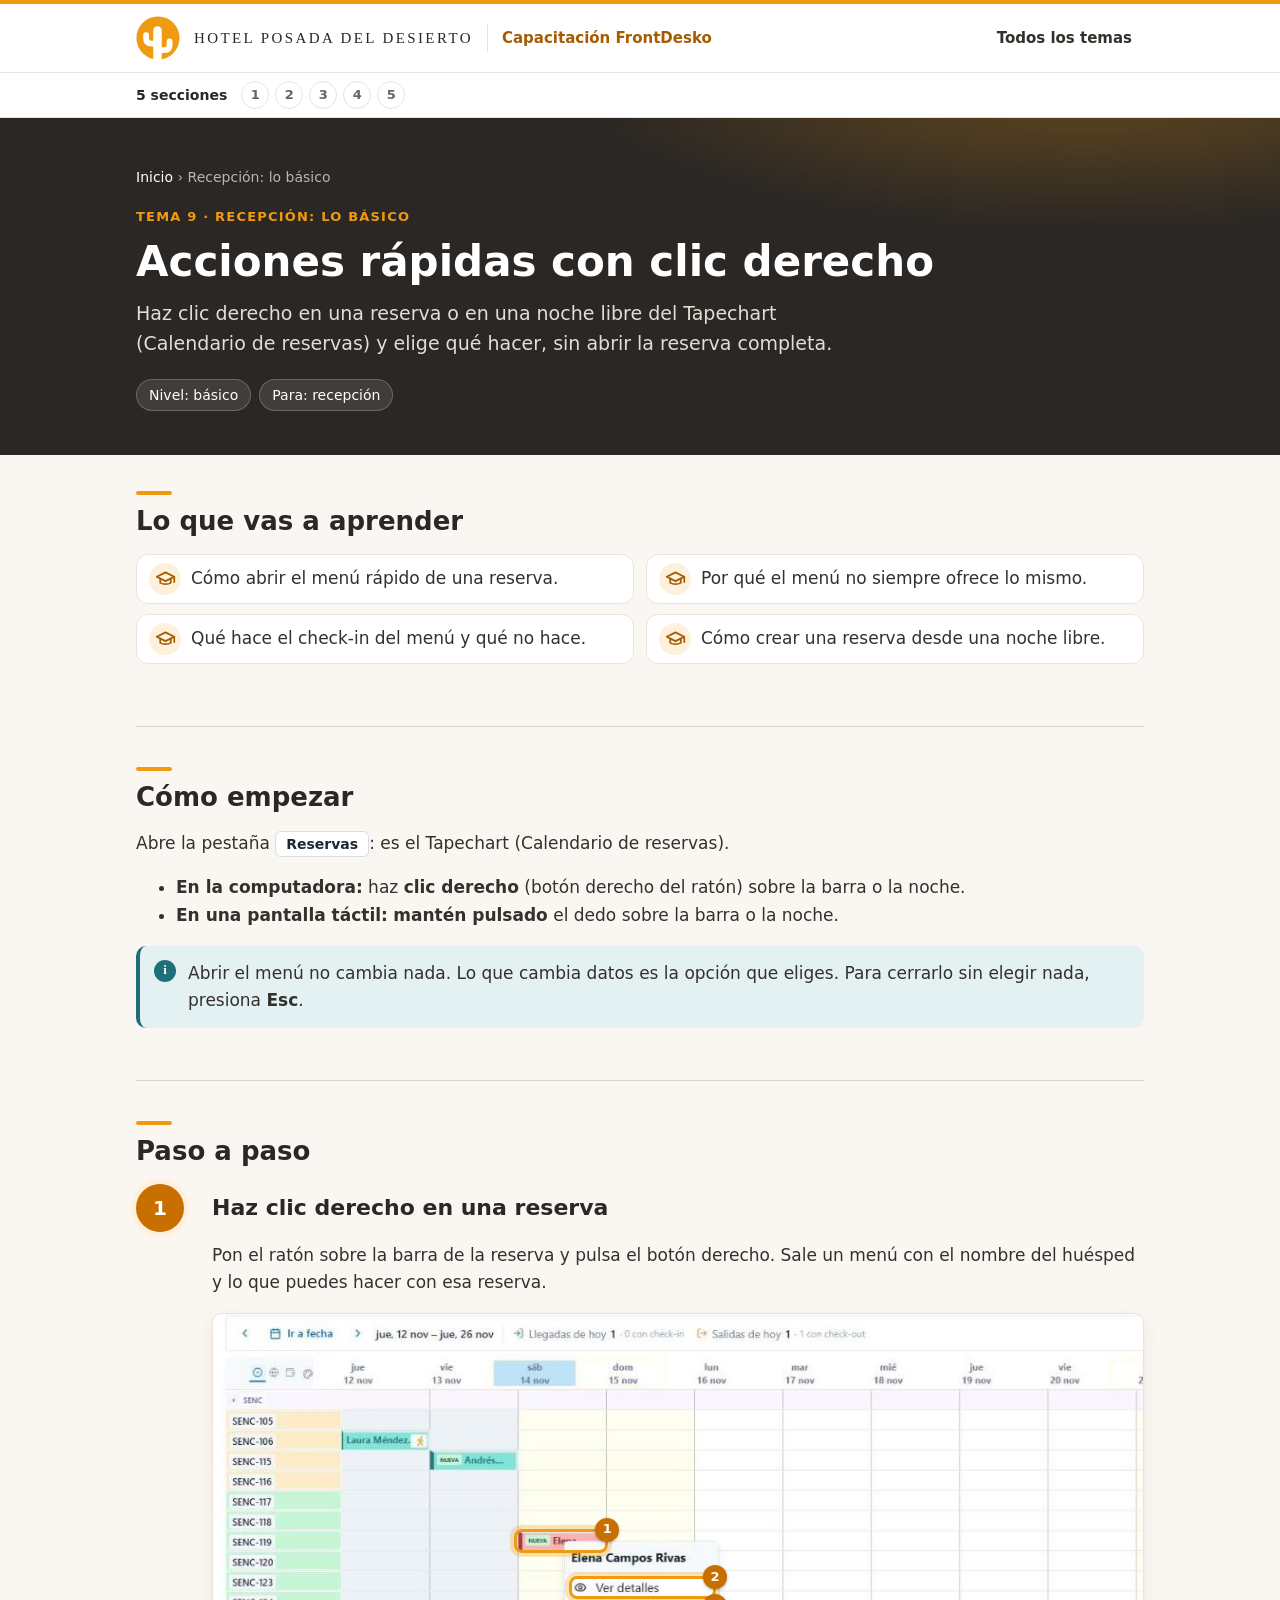
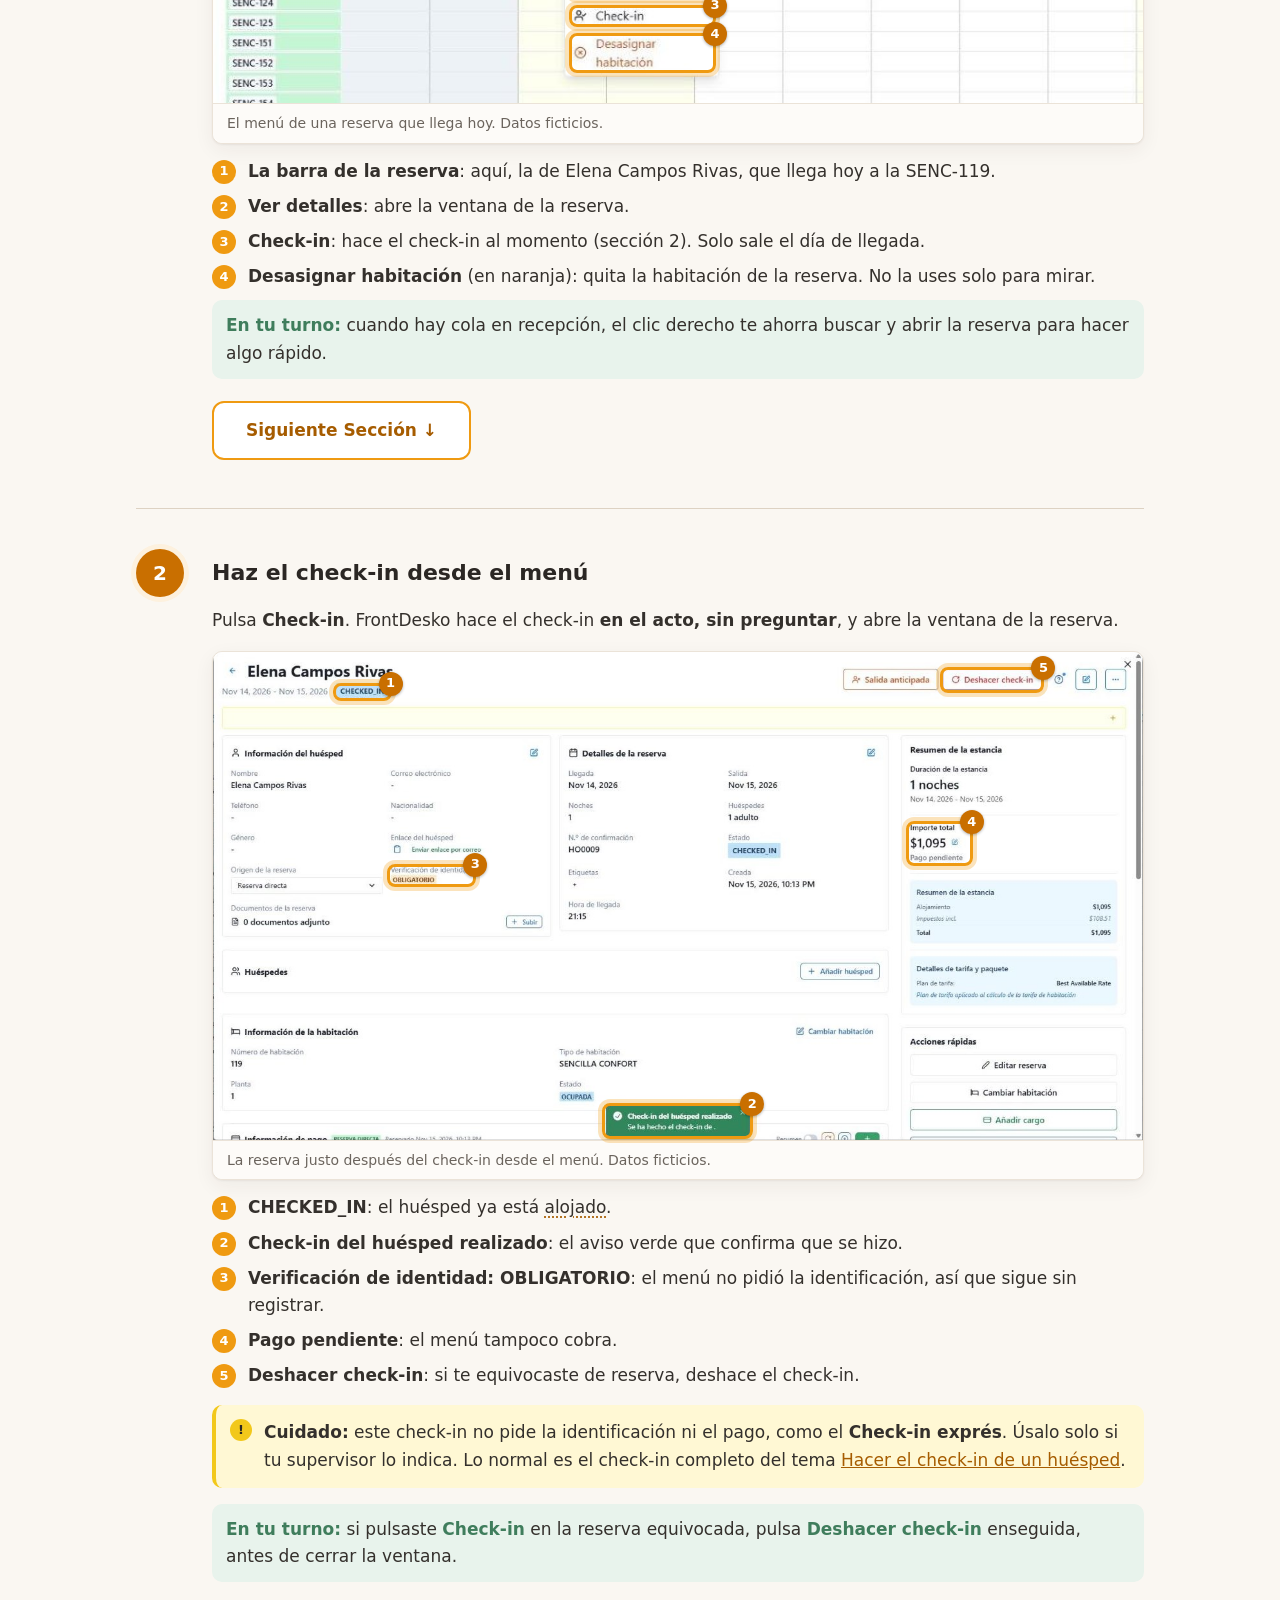
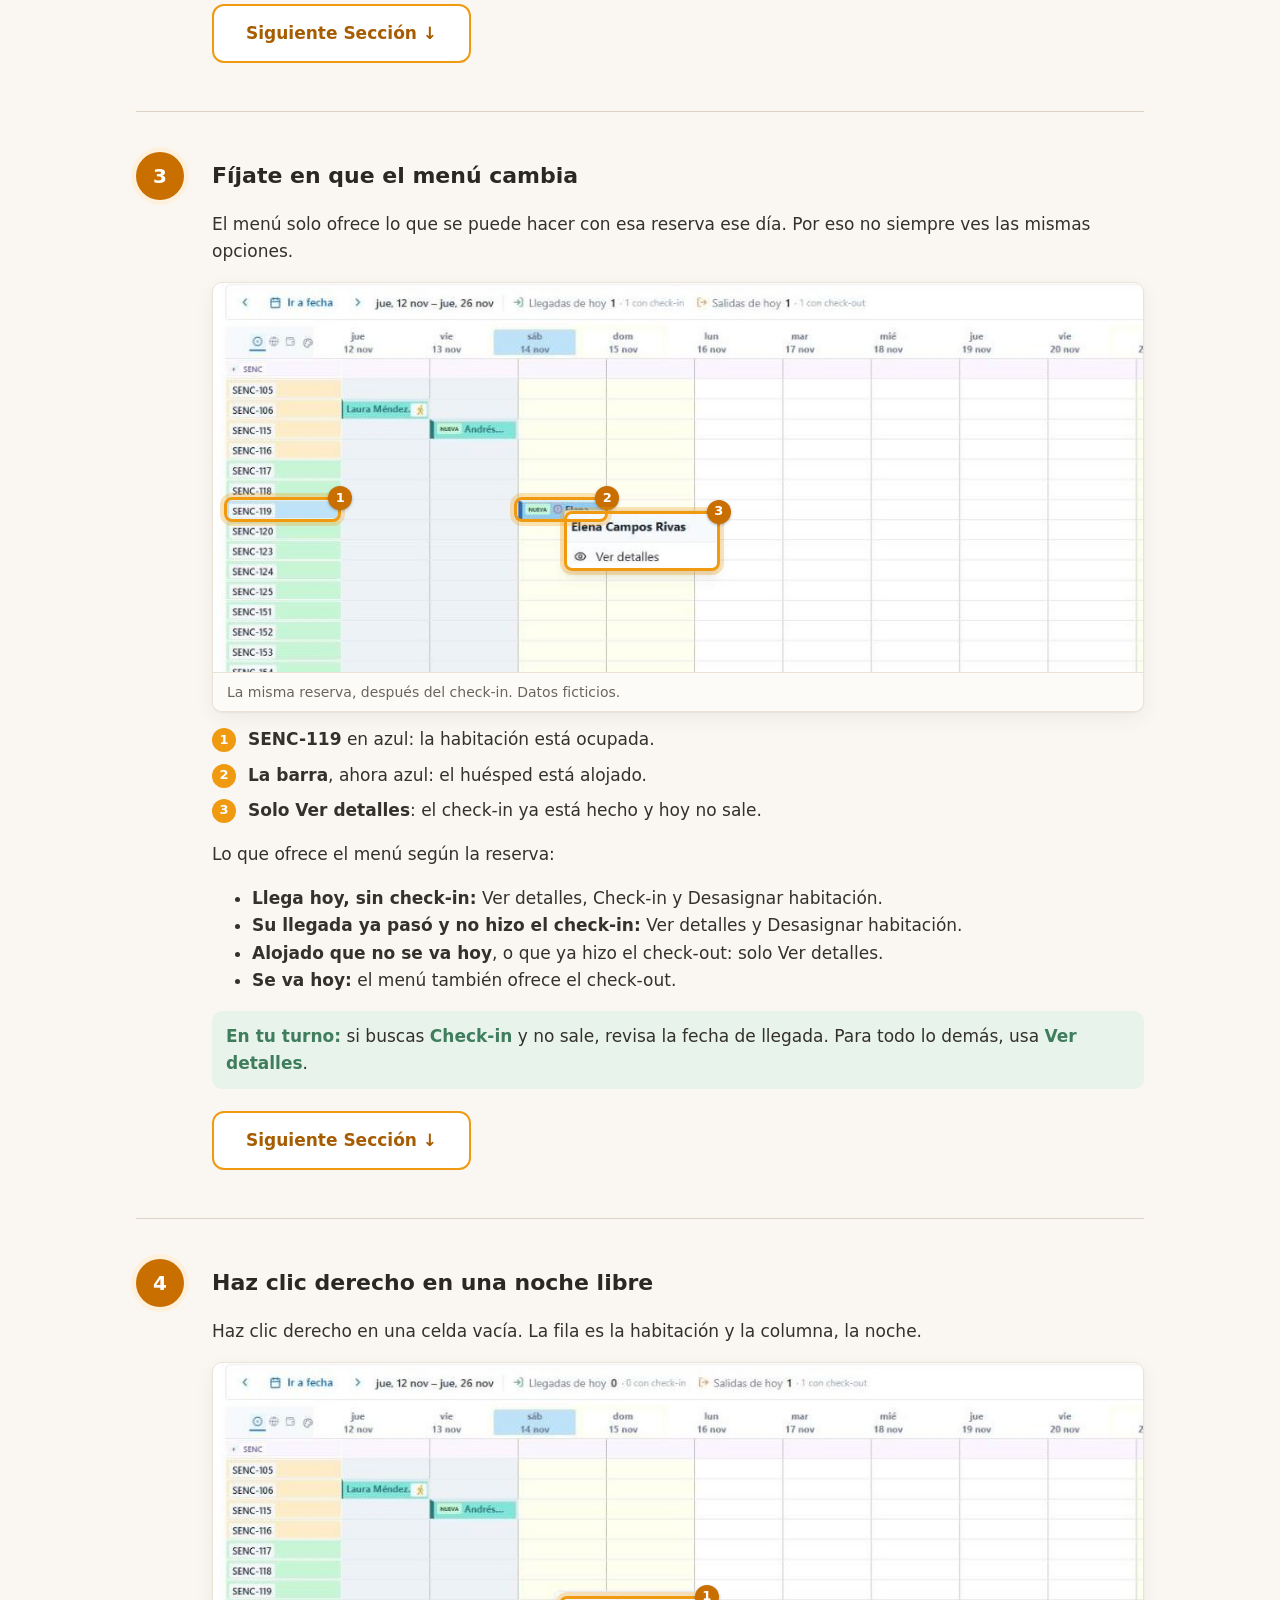
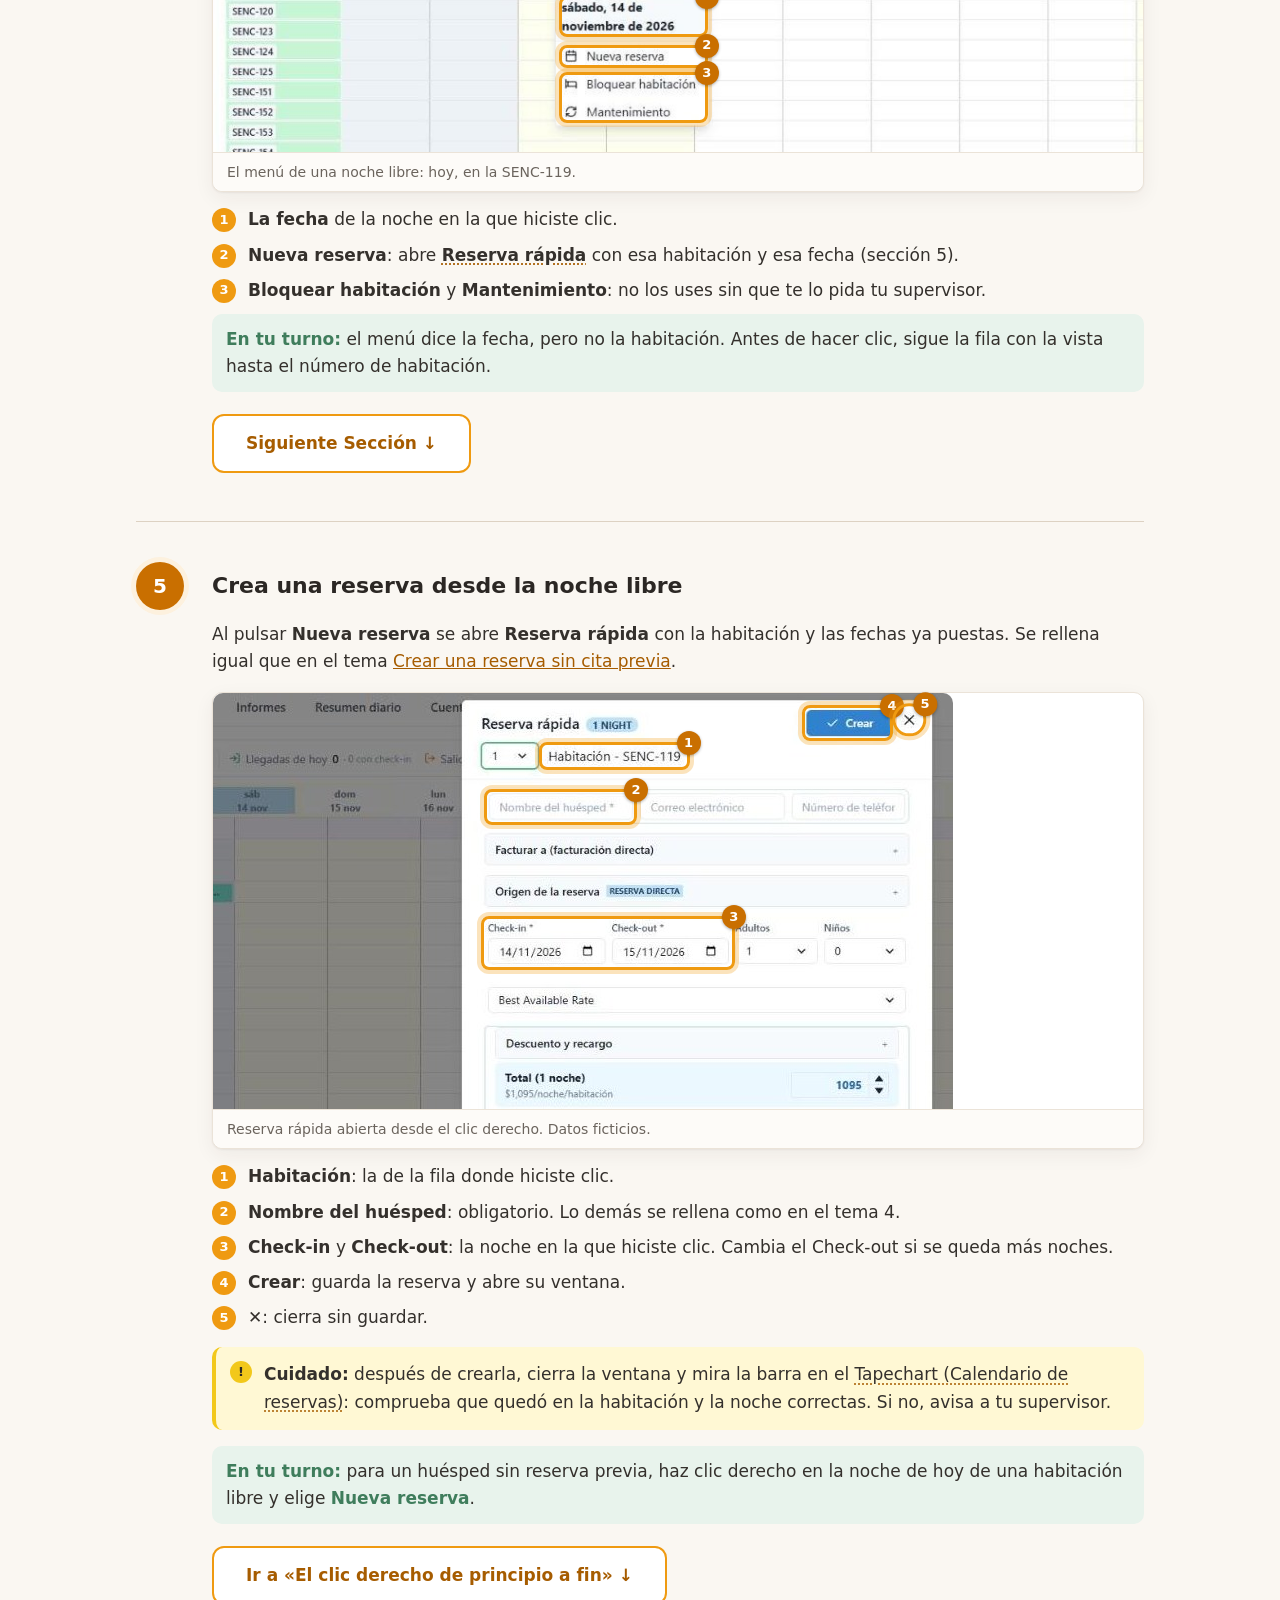
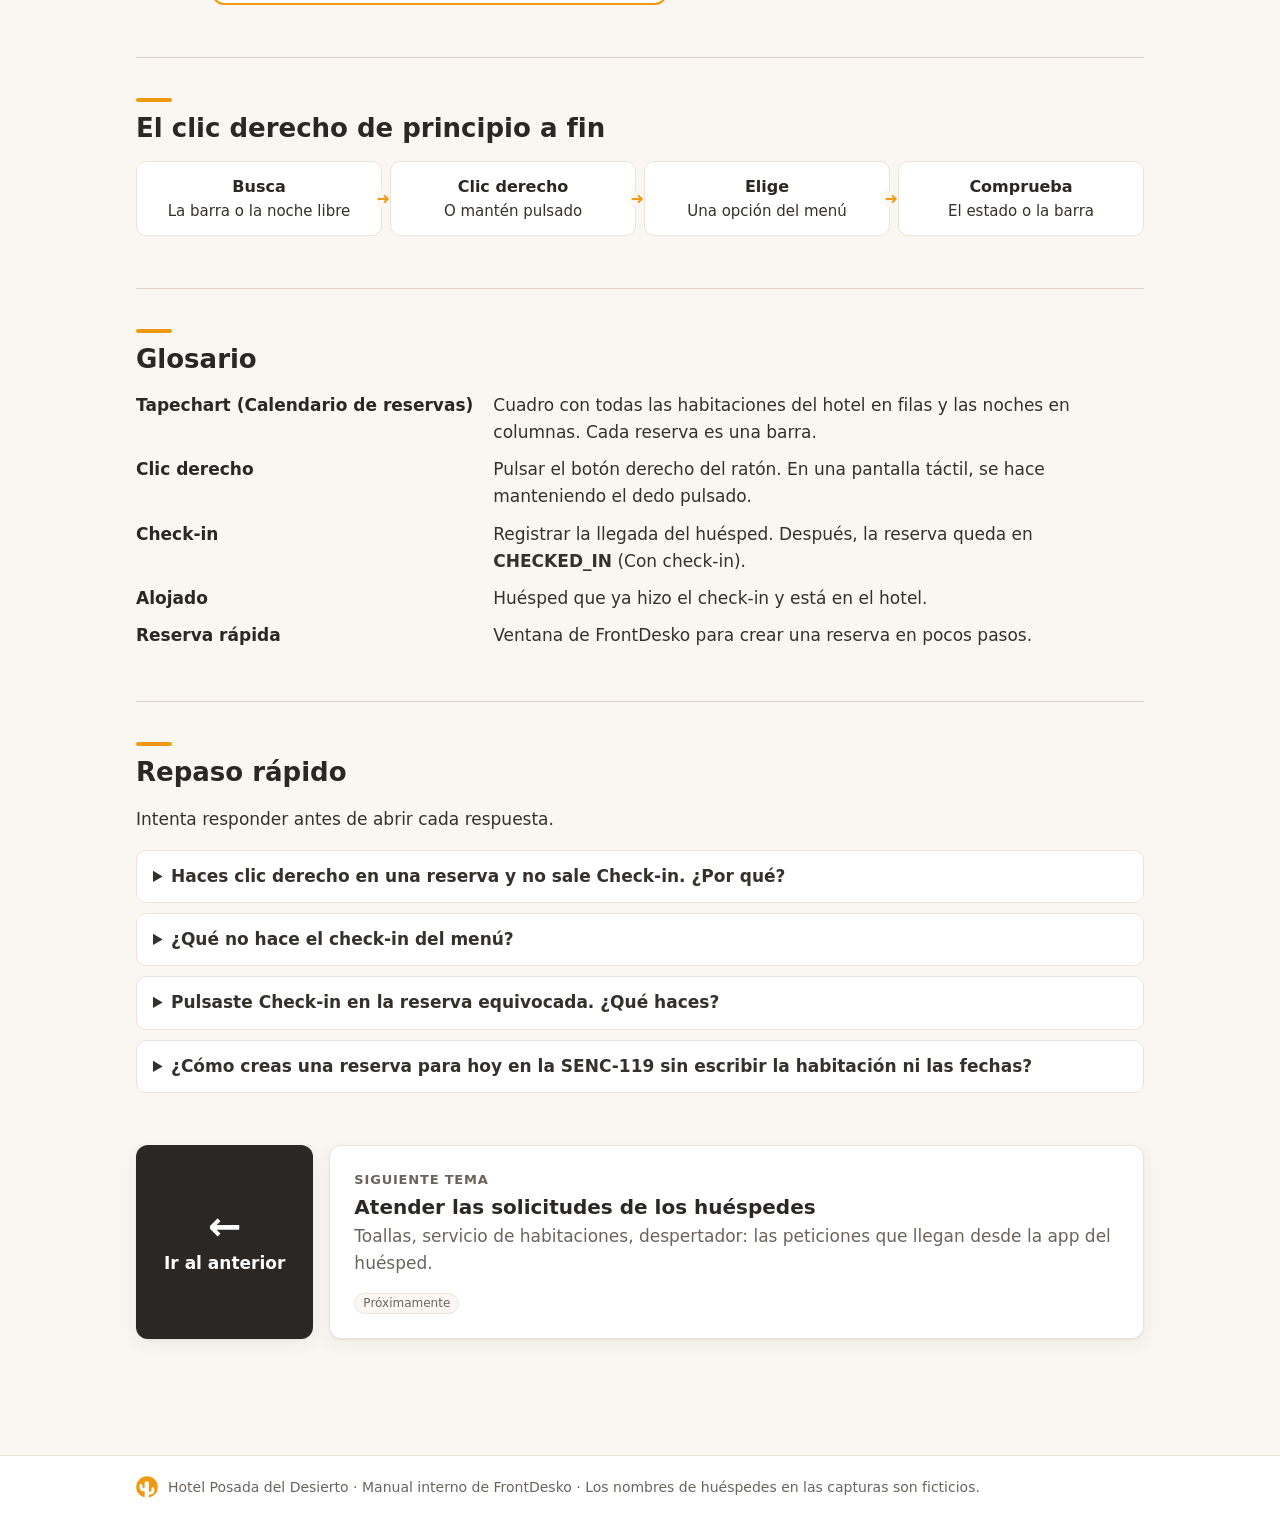
<file: 09-clic-derecho.html>
<!doctype html>
<html lang="es">
<head>
<meta charset="utf-8">
<meta name="viewport" content="width=device-width, initial-scale=1">
<title>Acciones rápidas con clic derecho · Capacitación</title>
<link rel="icon" href="img/logo.svg">
<link rel="stylesheet" href="css/estilos.css">
<script src="js/anotaciones.js" defer></script>
<script src="js/visor.js" defer></script>
<script src="js/secciones.js" defer></script>
</head>
<body>

<header class="marca-hotel">
  <div class="contenedor">
    <a class="identidad" href="index.html">
      <img src="img/logo.svg" alt="Logotipo Hotel Posada del Desierto">
      <span class="textos">
        <span class="nombre-hotel">Hotel Posada del Desierto</span>
        <span class="separador"></span>
        <span class="sitio">Capacitación FrontDesko</span>
      </span>
    </a>
    <nav><a href="index.html">Todos los temas</a></nav>
  </div>
</header>

<div class="cabecera">
  <div class="contenedor">
    <div class="migas"><a href="index.html">Inicio</a> › Recepción: lo básico</div>
    <span class="etiqueta">Tema 9 · Recepción: lo básico</span>
    <h1>Acciones rápidas con clic derecho</h1>
    <p class="lead">Haz clic derecho en una reserva o en una noche libre del Tapechart (Calendario de reservas) y elige qué hacer, sin abrir la reserva completa.</p>
    <div class="fichas">
      <span class="ficha">Nivel: básico</span>
      <span class="ficha">Para: recepción</span>
    </div>
  </div>
</div>

<main class="contenedor">

  <section>
    <h2>Lo que vas a aprender</h2>
    <ul class="aprenderas">
      <li>Cómo abrir el menú rápido de una reserva.</li>
      <li>Qué hace el check-in del menú y qué no hace.</li>
      <li>Por qué el menú no siempre ofrece lo mismo.</li>
      <li>Cómo crear una reserva desde una noche libre.</li>
    </ul>
  </section>

  <section>
    <h2>Cómo empezar</h2>
    <p>Abre la pestaña <span class="pestana-ui">Reservas</span>: es el Tapechart (Calendario de reservas).</p>
    <ul>
      <li><b>En la computadora:</b> haz <b>clic derecho</b> (botón derecho del ratón) sobre la barra o la noche.</li>
      <li><b>En una pantalla táctil:</b> <b>mantén pulsado</b> el dedo sobre la barra o la noche.</li>
    </ul>
    <div class="nota"><p>Abrir el menú no cambia nada. Lo que cambia datos es la opción que eliges. Para cerrarlo sin elegir nada, presiona <b>Esc</b>.</p></div>
  </section>

  <section>
    <h2>Paso a paso</h2>

    <!-- 1. Menú de una reserva -->
    <article class="seccion">
      <div class="num">1</div>
      <div class="cuerpo">
        <h3 class="titulo-seccion">Haz clic derecho en una reserva</h3>
        <p>Pon el ratón sobre la barra de la reserva y pulsa el botón derecho. Sale un menú con el nombre del huésped y lo que puedes hacer con esa reserva.</p>
        <figure class="captura">
          <a href="img/clic-derecho/01-menu-reserva.jpg" target="_blank"><div class="lienzo">
            <img src="img/clic-derecho/01-menu-reserva.jpg" alt="Tapechart (Calendario de reservas) con el menú del clic derecho abierto sobre la barra de Elena Campos Rivas en SENC-119: Ver detalles, Check-in y Desasignar habitación" loading="lazy">
            <span class="marca caja" style="left:32.4%;top:55.1%;width:10.1%;height:6.3%" data-n="1"></span>
            <span class="marca caja" style="left:38.3%;top:67.3%;width:15.8%;height:5.9%" data-n="2"></span>
            <span class="marca caja" style="left:38.3%;top:74.6%;width:15.8%;height:5.9%" data-n="3"></span>
            <span class="marca caja" style="left:38.3%;top:82%;width:15.8%;height:10.2%" data-n="4"></span>
          </div></a>
          <figcaption>El menú de una reserva que llega hoy. Datos ficticios.</figcaption>
        </figure>
        <ul class="leyenda">
          <li><span class="n">1</span><span><b>La barra de la reserva</b>: aquí, la de Elena Campos Rivas, que llega hoy a la SENC-119.</span></li>
          <li><span class="n">2</span><span><b>Ver detalles</b>: abre la ventana de la reserva.</span></li>
          <li><span class="n">3</span><span><b>Check-in</b>: hace el check-in al momento (sección 2). Solo sale el día de llegada.</span></li>
          <li><span class="n">4</span><span><b>Desasignar habitación</b> (en naranja): quita la habitación de la reserva. No la uses solo para mirar.</span></li>
        </ul>
        <p class="turno"><b>En tu turno:</b> cuando hay cola en recepción, el clic derecho te ahorra buscar y abrir la reserva para hacer algo rápido.</p>
      </div>
    </article>

    <!-- 2. Check-in desde el menú -->
    <article class="seccion">
      <div class="num">2</div>
      <div class="cuerpo">
        <h3 class="titulo-seccion">Haz el check-in desde el menú</h3>
        <p>Pulsa <b>Check-in</b>. FrontDesko hace el check-in <b>en el acto, sin preguntar</b>, y abre la ventana de la reserva.</p>
        <figure class="captura">
          <a href="img/clic-derecho/02-check-in-hecho.jpg" target="_blank"><div class="lienzo">
            <img src="img/clic-derecho/02-check-in-hecho.jpg" alt="Ventana de la reserva de Elena Campos Rivas en estado CHECKED_IN, con Verificación de identidad OBLIGATORIO, Pago pendiente, el botón Deshacer check-in y el aviso verde Check-in del huésped realizado" loading="lazy">
            <span class="marca caja" style="left:12.9%;top:6.2%;width:6.3%;height:3.8%" data-n="1"></span>
            <span class="marca caja" style="left:41.8%;top:92.5%;width:16.3%;height:7.4%" data-n="2"></span>
            <span class="marca caja" style="left:18.7%;top:43.3%;width:9.6%;height:4.8%" data-n="3"></span>
            <span class="marca caja" style="left:74.5%;top:34.6%;width:7.2%;height:9.2%" data-n="4"></span>
            <span class="marca caja" style="left:78.2%;top:3%;width:11.2%;height:5.3%" data-n="5"></span>
          </div></a>
          <figcaption>La reserva justo después del check-in desde el menú. Datos ficticios.</figcaption>
        </figure>
        <ul class="leyenda">
          <li><span class="n">1</span><span><b>CHECKED_IN</b>: el huésped ya está <span class="termino">alojado</span>.</span></li>
          <li><span class="n">2</span><span><b>Check-in del huésped realizado</b>: el aviso verde que confirma que se hizo.</span></li>
          <li><span class="n">3</span><span><b>Verificación de identidad: OBLIGATORIO</b>: el menú no pidió la identificación, así que sigue sin registrar.</span></li>
          <li><span class="n">4</span><span><b>Pago pendiente</b>: el menú tampoco cobra.</span></li>
          <li><span class="n">5</span><span><b>Deshacer check-in</b>: si te equivocaste de reserva, deshace el check-in.</span></li>
        </ul>
        <div class="nota ojo"><p><b>Cuidado:</b> este check-in no pide la identificación ni el pago, como el <b>Check-in exprés</b>. Úsalo solo si tu supervisor lo indica. Lo normal es el check-in completo del tema <a href="05-check-in.html">Hacer el check-in de un huésped</a>.</p></div>
        <p class="turno"><b>En tu turno:</b> si pulsaste <b>Check-in</b> en la reserva equivocada, pulsa <b>Deshacer check-in</b> enseguida, antes de cerrar la ventana.</p>
      </div>
    </article>

    <!-- 3. El menú cambia -->
    <article class="seccion">
      <div class="num">3</div>
      <div class="cuerpo">
        <h3 class="titulo-seccion">Fíjate en que el menú cambia</h3>
        <p>El menú solo ofrece lo que se puede hacer con esa reserva ese día. Por eso no siempre ves las mismas opciones.</p>
        <figure class="captura">
          <a href="img/clic-derecho/03-menu-alojado.jpg" target="_blank"><div class="lienzo">
            <img src="img/clic-derecho/03-menu-alojado.jpg" alt="La misma reserva de Elena Campos Rivas ya alojada: barra azul, habitación SENC-119 en azul y el menú del clic derecho solo con Ver detalles" loading="lazy">
            <span class="marca caja" style="left:1.2%;top:55.1%;width:12.6%;height:6.3%" data-n="1"></span>
            <span class="marca caja" style="left:32.4%;top:55.1%;width:10.1%;height:6.3%" data-n="2"></span>
            <span class="marca caja" style="left:37.7%;top:58.5%;width:16.8%;height:15.6%" data-n="3"></span>
          </div></a>
          <figcaption>La misma reserva, después del check-in. Datos ficticios.</figcaption>
        </figure>
        <ul class="leyenda">
          <li><span class="n">1</span><span><b>SENC-119</b> en azul: la habitación está ocupada.</span></li>
          <li><span class="n">2</span><span><b>La barra</b>, ahora azul: el huésped está alojado.</span></li>
          <li><span class="n">3</span><span><b>Solo Ver detalles</b>: el check-in ya está hecho y hoy no sale.</span></li>
        </ul>
        <p>Lo que ofrece el menú según la reserva:</p>
        <ul>
          <li><b>Llega hoy, sin check-in:</b> Ver detalles, Check-in y Desasignar habitación.</li>
          <li><b>Su llegada ya pasó y no hizo el check-in:</b> Ver detalles y Desasignar habitación.</li>
          <li><b>Alojado que no se va hoy</b>, o que ya hizo el check-out: solo Ver detalles.</li>
          <li><b>Se va hoy:</b> el menú también ofrece el check-out.</li>
        </ul>
        <p class="turno"><b>En tu turno:</b> si buscas <b>Check-in</b> y no sale, revisa la fecha de llegada. Para todo lo demás, usa <b>Ver detalles</b>.</p>
      </div>
    </article>

    <!-- 4. Noche libre -->
    <article class="seccion">
      <div class="num">4</div>
      <div class="cuerpo">
        <h3 class="titulo-seccion">Haz clic derecho en una noche libre</h3>
        <p>Haz clic derecho en una celda vacía. La fila es la habitación y la columna, la noche.</p>
        <figure class="captura">
          <a href="img/clic-derecho/04-menu-noche-libre.jpg" target="_blank"><div class="lienzo">
            <img src="img/clic-derecho/04-menu-noche-libre.jpg" alt="Menú del clic derecho sobre una noche libre de SENC-119 con la fecha sábado, 14 de noviembre de 2026 y las opciones Nueva reserva, Bloquear habitación y Mantenimiento" loading="lazy">
            <span class="marca caja" style="left:37.2%;top:59.8%;width:16%;height:10.7%" data-n="1"></span>
            <span class="marca caja" style="left:37.2%;top:72.4%;width:16%;height:5.9%" data-n="2"></span>
            <span class="marca caja" style="left:37.2%;top:79.5%;width:16%;height:13%" data-n="3"></span>
          </div></a>
          <figcaption>El menú de una noche libre: hoy, en la SENC-119.</figcaption>
        </figure>
        <ul class="leyenda">
          <li><span class="n">1</span><span><b>La fecha</b> de la noche en la que hiciste clic.</span></li>
          <li><span class="n">2</span><span><b>Nueva reserva</b>: abre <b class="termino">Reserva rápida</b> con esa habitación y esa fecha (sección 5).</span></li>
          <li><span class="n">3</span><span><b>Bloquear habitación</b> y <b>Mantenimiento</b>: no los uses sin que te lo pida tu supervisor.</span></li>
        </ul>
        <p class="turno"><b>En tu turno:</b> el menú dice la fecha, pero no la habitación. Antes de hacer clic, sigue la fila con la vista hasta el número de habitación.</p>
      </div>
    </article>

    <!-- 5. Nueva reserva -->
    <article class="seccion">
      <div class="num">5</div>
      <div class="cuerpo">
        <h3 class="titulo-seccion">Crea una reserva desde la noche libre</h3>
        <p>Al pulsar <b>Nueva reserva</b> se abre <b>Reserva rápida</b> con la habitación y las fechas ya puestas. Se rellena igual que en el tema <a href="04-reserva-sin-cita.html">Crear una reserva sin cita previa</a>.</p>
        <figure class="captura">
          <a href="img/clic-derecho/05-nueva-reserva.jpg" target="_blank"><div class="lienzo">
            <img src="img/clic-derecho/05-nueva-reserva.jpg" alt="Ventana Reserva rápida con Habitación - SENC-119, el nombre del huésped vacío, Check-in 14/11/2026, Check-out 15/11/2026 y el botón Crear" loading="lazy">
            <span class="marca caja" style="left:44.1%;top:11.8%;width:20.3%;height:6.7%" data-n="1"></span>
            <span class="marca caja" style="left:36.6%;top:23.1%;width:20.7%;height:8.7%" data-n="2"></span>
            <span class="marca caja" style="left:36.2%;top:53.6%;width:34.3%;height:13%" data-n="3"></span>
            <span class="marca caja" style="left:79.6%;top:2.9%;width:12.3%;height:8.7%" data-n="4"></span>
            <span class="marca" style="left:94.1%;top:6.5%" data-n="5"></span>
          </div></a>
          <figcaption>Reserva rápida abierta desde el clic derecho. Datos ficticios.</figcaption>
        </figure>
        <ul class="leyenda">
          <li><span class="n">1</span><span><b>Habitación</b>: la de la fila donde hiciste clic.</span></li>
          <li><span class="n">2</span><span><b>Nombre del huésped</b>: obligatorio. Lo demás se rellena como en el tema 4.</span></li>
          <li><span class="n">3</span><span><b>Check-in</b> y <b>Check-out</b>: la noche en la que hiciste clic. Cambia el Check-out si se queda más noches.</span></li>
          <li><span class="n">4</span><span><b>Crear</b>: guarda la reserva y abre su ventana.</span></li>
          <li><span class="n">5</span><span><b>✕</b>: cierra sin guardar.</span></li>
        </ul>
        <div class="nota ojo"><p><b>Cuidado:</b> después de crearla, cierra la ventana y mira la barra en el <span class="termino">Tapechart (Calendario de reservas)</span>: comprueba que quedó en la habitación y la noche correctas. Si no, avisa a tu supervisor.</p></div>
        <p class="turno"><b>En tu turno:</b> para un huésped sin reserva previa, haz clic derecho en la noche de hoy de una habitación libre y elige <b>Nueva reserva</b>.</p>
      </div>
    </article>
  </section>

  <section>
    <h2>El clic derecho de principio a fin</h2>
    <ol class="flujo">
      <li><b>Busca</b>La barra o la noche libre</li>
      <li><b>Clic derecho</b>O mantén pulsado</li>
      <li><b>Elige</b>Una opción del menú</li>
      <li><b>Comprueba</b>El estado o la barra</li>
    </ol>
  </section>

  <section>
    <h2>Glosario</h2>
    <dl class="glosario">
      <dt>Tapechart (Calendario de reservas)</dt><dd>Cuadro con todas las habitaciones del hotel en filas y las noches en columnas. Cada reserva es una barra.</dd>
      <dt>Clic derecho</dt><dd>Pulsar el botón derecho del ratón. En una pantalla táctil, se hace manteniendo el dedo pulsado.</dd>
      <dt>Check-in</dt><dd>Registrar la llegada del huésped. Después, la reserva queda en <b>CHECKED_IN</b> (Con check-in).</dd>
      <dt>Alojado</dt><dd>Huésped que ya hizo el check-in y está en el hotel.</dd>
      <dt>Reserva rápida</dt><dd>Ventana de FrontDesko para crear una reserva en pocos pasos.</dd>
    </dl>
  </section>

  <section>
    <h2>Repaso rápido</h2>
    <p>Intenta responder antes de abrir cada respuesta.</p>
    <details><summary>Haces clic derecho en una reserva y no sale Check-in. ¿Por qué?</summary>Solo sale el día de llegada y si aún no se hizo el check-in. Revisa las fechas con <b>Ver detalles</b>.</details>
    <details><summary>¿Qué no hace el check-in del menú?</summary>No pide la identificación ni cobra: la reserva queda con <b>Pago pendiente</b>. Úsalo solo si tu supervisor lo indica.</details>
    <details><summary>Pulsaste Check-in en la reserva equivocada. ¿Qué haces?</summary>Pulsa <b>Deshacer check-in</b> en la ventana de la reserva que se abre.</details>
    <details><summary>¿Cómo creas una reserva para hoy en la SENC-119 sin escribir la habitación ni las fechas?</summary>Clic derecho en la noche de hoy de la fila SENC-119 y elige <b>Nueva reserva</b>.</details>
  </section>

  <nav class="temas-vecinos no-imprimir" aria-label="Otros temas">
    <a class="tema-anterior" href="08-lista-reservas.html" title="Tema anterior: Trabajar con la lista de reservas"><span class="flecha" aria-hidden="true">←</span>Ir al anterior</a>
    <section class="tarjeta siguiente">
      <div>
        <div style="font-size:13px;color:var(--texto-suave);text-transform:uppercase;letter-spacing:.8px;font-weight:700">Siguiente tema</div>
        <div style="font-size:20px;font-weight:700;color:var(--carbon)">Atender las solicitudes de los huéspedes</div>
        <div style="color:var(--texto-suave)">Toallas, servicio de habitaciones, despertador: las peticiones que llegan desde la app del huésped.</div>
      </div>
      <span class="pronto">Próximamente</span>
    </section>
  </nav>

</main>

<footer>
  <div class="contenedor"><img src="img/logo.svg" alt="">Hotel Posada del Desierto · Manual interno de FrontDesko · Los nombres de huéspedes en las capturas son ficticios.</div>
</footer>

</body>
</html>
</file>
<file: css/estilos.css>
/* Capacitación FrontDesko — Hotel Posada del Desierto
   Color de marca: naranja del logotipo (#EF9A11). */
:root {
  --naranja: #ef9a11;          /* marca: logotipo, acentos, marcadores */
  --naranja-fuerte: #c96f00;   /* fondos con texto blanco (números, botones) */
  --naranja-texto: #a65c00;    /* enlaces y texto naranja sobre claro */
  --naranja-claro: #fdf1de;
  --carbon: #2b2724;           /* cabecera oscura y títulos */
  --texto: #34302c;
  --texto-suave: #6b645d;
  --arena: #faf7f2;            /* fondo de página */
  --borde: #ebe3d8;
  --blanco: #ffffff;
  --salvia: #3f7d5c;
  --salvia-claro: #e8f3ec;
  --turquesa: #1f6e7a;
  --turquesa-claro: #e4f1f2;
  --terracota: #b4432a;
  --terracota-claro: #fbece7;
  --amarillo: #f2c81b;         /* solo avisos (.nota.ojo); no usar como color de marca */
  --amarillo-claro: #fff8d4;
  --radio: 12px;
  --sombra: 0 1px 2px rgba(43, 39, 36, .06), 0 6px 20px rgba(43, 39, 36, .06);
}

* { box-sizing: border-box; }
html {
  scroll-behavior: smooth;
  /* Lectura guiada (js/secciones.js): los saltos y el ajuste dejan la sección justo bajo la cabecera fija */
  scroll-padding-top: calc(var(--alto-cabecera, 120px) + 12px);
  scroll-snap-type: y proximity;
}
body {
  margin: 0;
  background: var(--arena);
  color: var(--texto);
  font-family: "Segoe UI", system-ui, -apple-system, Roboto, Arial, sans-serif;
  font-size: 17px;
  line-height: 1.6;
}
img { max-width: 100%; display: block; }
a { color: var(--naranja-texto); }
b, strong { font-weight: 650; }
code { background: var(--naranja-claro); padding: 0 5px; border-radius: 4px; font-size: .92em; }

.contenedor { width: 100%; max-width: 1040px; margin: 0 auto; padding: 0 16px; }

/* ---------- Cabecera de marca (todas las páginas) ---------- */
.marca-hotel {
  position: sticky; top: 0; z-index: 10;
  background: var(--blanco);
  border-top: 4px solid var(--naranja);
  border-bottom: 1px solid var(--borde);
  box-shadow: 0 2px 10px rgba(43, 39, 36, .05);
}
.marca-hotel .contenedor { display: flex; align-items: center; gap: 16px; min-height: 68px; }
.marca-hotel .identidad { display: flex; align-items: center; gap: 14px; text-decoration: none; color: inherit; min-width: 0; }
.marca-hotel .identidad img { width: 44px; height: 44px; flex: none; }
.marca-hotel .nombre-hotel {
  font-family: Georgia, "Times New Roman", serif;
  text-transform: uppercase; letter-spacing: .16em;
  font-size: 15px; color: var(--carbon); white-space: nowrap;
}
.marca-hotel .separador { width: 1px; height: 28px; background: var(--borde); flex: none; }
.marca-hotel .sitio { font-weight: 650; font-size: 15px; color: var(--naranja-texto); white-space: nowrap; }
.marca-hotel nav { margin-left: auto; display: flex; gap: 4px; }
.marca-hotel nav a { text-decoration: none; color: var(--texto); font-size: 15px; font-weight: 600; padding: 6px 12px; border-radius: 8px; }
.marca-hotel nav a:hover { background: var(--naranja-claro); color: var(--naranja-texto); }

/* Al desplazarse, la cabecera se hace pequeña (en los primeros 120px de scroll). Sin JS.
   Navegadores sin soporte: la cabecera se queda en su tamaño normal. */
@supports (animation-timeline: scroll()) {
  .marca-hotel .contenedor, .marca-hotel .identidad img, .marca-hotel .nombre-hotel,
  .marca-hotel .sitio, .marca-hotel .separador, .marca-hotel nav a {
    animation: linear both;
    animation-timeline: scroll();
    animation-range: 0 120px;
  }
  .marca-hotel .contenedor { animation-name: compacta-fila; }
  .marca-hotel .identidad img { animation-name: compacta-logo; }
  .marca-hotel .nombre-hotel { animation-name: compacta-nombre; }
  .marca-hotel .sitio { animation-name: compacta-sitio; }
  .marca-hotel .separador { animation-name: compacta-separador; }
  .marca-hotel nav a { animation-name: compacta-enlace; }
}
@keyframes compacta-fila { to { min-height: 42px; } }
@keyframes compacta-logo { to { width: 26px; height: 26px; } }
@keyframes compacta-nombre { to { font-size: 11px; } }
@keyframes compacta-sitio { to { font-size: 12px; } }
@keyframes compacta-separador { to { height: 16px; } }
@keyframes compacta-enlace { to { font-size: 13px; padding: 2px 10px; } }

/* ---------- Portada de cada página ---------- */
.cabecera {
  background:
    radial-gradient(900px 300px at 85% -20%, rgba(239, 154, 17, .35), transparent 60%),
    var(--carbon);
  color: #fff; padding: 48px 0 44px;
}
.cabecera .etiqueta { display: inline-block; font-size: 13px; font-weight: 700; text-transform: uppercase; letter-spacing: 1.2px; color: var(--naranja); }
.cabecera h1 { font-size: clamp(28px, 4.5vw, 42px); line-height: 1.15; margin: 8px 0 12px; }
.cabecera p.lead { font-size: 19px; max-width: 720px; margin: 0 0 20px; color: #e3ddd6; }
.migas { font-size: 14px; color: #bdb4aa; margin-bottom: 14px; }
.migas a { color: #fff; text-decoration: none; }
.fichas { display: flex; flex-wrap: wrap; gap: 8px; }
.ficha { background: rgba(255, 255, 255, .1); border: 1px solid rgba(255, 255, 255, .22); padding: 4px 12px; border-radius: 999px; font-size: 14px; }

/* ---------- Secciones ---------- */
main.contenedor { padding-top: 36px; padding-bottom: 64px; }
section { margin: 0 0 52px; }
/* Separadores horizontales entre secciones y entre secciones de un tema */
main > section + section:not(.tarjeta), .seccion + .seccion { border-top: 1px solid #ddd2c3; padding-top: 40px; }
h2 { font-size: 26px; line-height: 1.25; margin: 0 0 16px; color: var(--carbon); }
h2::before { content: ""; display: block; width: 36px; height: 4px; border-radius: 2px; background: var(--naranja); margin-bottom: 10px; }
h3 { font-size: 20px; margin: 0 0 8px; color: var(--carbon); }
.tarjeta { background: var(--blanco); border: 1px solid var(--borde); border-radius: var(--radio); box-shadow: var(--sombra); padding: 24px; }

.aprenderas { columns: 2; column-gap: 12px; list-style: none; padding: 0; margin: 0; }
.aprenderas li { background: var(--blanco); border: 1px solid var(--borde); border-radius: var(--radio); padding: 10px 14px 10px 54px; margin-bottom: 10px; min-height: 50px; position: relative; break-inside: avoid; }
/* Icono de birrete (aprender), sin números: no son secciones. Trazo = --naranja-texto (#a65c00) */
.aprenderas li::before {
  content: ""; position: absolute; left: 12px; top: 8px; width: 32px; height: 32px; border-radius: 50%;
  background: var(--naranja-claro) url("data:image/svg+xml,%3Csvg xmlns='http://www.w3.org/2000/svg' viewBox='0 0 24 24' fill='none' stroke='%23a65c00' stroke-width='2' stroke-linecap='round' stroke-linejoin='round'%3E%3Cpath d='M22 10 12 5 2 10l10 5 10-5z'/%3E%3Cpath d='M6 12v5c3 2 9 2 12 0v-5'/%3E%3Cpath d='M22 10v6'/%3E%3C/svg%3E") center / 21px no-repeat;
}
@media (max-width: 640px) { .aprenderas { columns: 1; } }

/* ---------- Notas ---------- */
.nota { border-radius: 10px; padding: 14px 16px 14px 48px; position: relative; margin: 16px 0; background: var(--turquesa-claro); border-left: 4px solid var(--turquesa); }
.nota::before { content: "i"; position: absolute; left: 14px; top: 14px; width: 22px; height: 22px; border-radius: 50%; background: var(--turquesa); color: #fff; font-weight: 800; font-size: 13px; display: grid; place-items: center; font-family: Georgia, serif; }
.nota.ojo { background: var(--amarillo-claro); border-left-color: var(--amarillo); }
.nota.ojo::before { content: "!"; background: var(--amarillo); color: var(--carbon); font-family: inherit; }
.nota.bien { background: var(--salvia-claro); border-left-color: var(--salvia); }
.nota.bien::before { content: "✓"; background: var(--salvia); font-family: inherit; }
.nota p { margin: 0; }

/* ---------- Pasos ---------- */
.seccion { display: grid; grid-template-columns: 56px 1fr; gap: 0 20px; margin: 0 0 48px; scroll-snap-align: start; }
.seccion .num { width: 48px; height: 48px; border-radius: 50%; background: var(--naranja-fuerte); color: #fff; font-weight: 800; font-size: 20px; display: grid; place-items: center; box-shadow: 0 0 0 5px var(--naranja-claro); }
.seccion .cuerpo { min-width: 0; }
.seccion .titulo-seccion { font-size: 22px; margin: 6px 0 12px; color: var(--carbon); }
.seccion .accion { display: flex; gap: 10px; align-items: flex-start; background: var(--blanco); border: 1px solid var(--borde); border-radius: 10px; padding: 12px 14px; margin: 14px 0 0; }
.seccion .accion .icono { flex: none; width: 26px; height: 26px; border-radius: 6px; background: var(--naranja); color: #fff; display: grid; place-items: center; font-weight: 800; font-size: 13px; }
.seccion .turno { margin: 10px 0 0; padding: 12px 14px; border-radius: 10px; background: var(--salvia-claro); }
.seccion .turno b { color: var(--salvia); }
.siguiente-seccion { display: inline-block; margin-top: 22px; padding: 14px 32px; border: 2px solid var(--naranja); border-radius: 12px; background: var(--blanco); color: var(--naranja-texto); font-weight: 700; font-size: 17px; text-decoration: none; }
.siguiente-seccion:hover, .siguiente-seccion:focus-visible { background: var(--naranja-claro); outline: none; }

/* Barra de secciones bajo la cabecera (js/secciones.js) */
.barra-secciones { border-top: 1px solid var(--borde); }
.barra-secciones .contenedor { display: flex; align-items: center; gap: 14px; min-height: 44px; }
.barra-secciones .donde { font-size: 14px; font-weight: 700; color: var(--carbon); white-space: nowrap; }
.barra-secciones .puntos { display: flex; gap: 6px; flex-wrap: wrap; }
.barra-secciones .puntos a { width: 28px; height: 28px; border-radius: 50%; display: grid; place-items: center; font-size: 13px; font-weight: 700; text-decoration: none; color: var(--texto-suave); background: var(--blanco); border: 1px solid var(--borde); }
.barra-secciones .puntos a:hover { border-color: var(--naranja); color: var(--naranja-texto); }
.barra-secciones .puntos a.hecho { background: var(--naranja-claro); border-color: var(--naranja-claro); color: var(--naranja-texto); }
.barra-secciones .puntos a.actual { background: var(--naranja-fuerte); border-color: var(--naranja-fuerte); color: #fff; }

/* Índice vertical de secciones a la izquierda (js/secciones.js), solo en pantallas anchas (desde 1350px), siempre con títulos.
   Ocupa el margen libre a la izquierda del contenido y acompaña mientras se leen las secciones.
   Por debajo de 1350px no cabe con títulos: en su lugar sale la barra «Sección N de M» arriba. */
.indice-secciones { display: none; }
@media (min-width: 1350px) {
  .barra-secciones { display: none; }
  .con-indice { position: relative; }
  .indice-secciones {
    display: block; position: absolute; top: 0; bottom: 0;
    right: calc(100% + 24px); width: min(240px, calc((100vw - 1040px) / 2 - 24px));
  }
  .indice-secciones .fijo { position: sticky; top: calc(var(--alto-cabecera, 70px) + 24px); }
  .indice-secciones .donde { display: block; font-size: 13px; font-weight: 700; text-transform: uppercase; letter-spacing: .6px; color: var(--texto-suave); margin-bottom: 10px; }
  .indice-secciones ol { list-style: none; margin: 0; padding: 0; display: grid; gap: 6px; }
  /* Cada sección es una fila-botón: fondo blanco, borde y sombra; al pasar el ratón se resalta y aparece la flecha */
  .indice-secciones a {
    display: flex; align-items: center; gap: 10px; padding: 7px 10px 7px 7px;
    text-decoration: none; color: var(--texto); font-size: 14px; font-weight: 600; line-height: 1.3;
    background: var(--blanco); border: 1px solid var(--borde); border-radius: 10px;
    box-shadow: 0 1px 2px rgba(43, 39, 36, .06);
    transition: border-color .15s, background-color .15s, transform .15s;
  }
  .indice-secciones a::after { content: "›"; margin-left: auto; font-size: 18px; line-height: 1; color: var(--naranja-texto); opacity: 0; transition: opacity .15s; }
  .indice-secciones .n { flex: none; width: 28px; height: 28px; border-radius: 50%; display: grid; place-items: center; font-size: 13px; font-weight: 700; background: var(--arena); border: 1px solid var(--borde); color: var(--texto-suave); }
  .indice-secciones a:hover, .indice-secciones a:focus-visible { border-color: var(--naranja); background: var(--naranja-claro); transform: translateX(3px); outline: none; }
  .indice-secciones a:hover::after, .indice-secciones a:focus-visible::after { opacity: 1; }
  .indice-secciones a.hecho .n { background: var(--naranja-claro); border-color: var(--naranja-claro); color: var(--naranja-texto); }
  .indice-secciones a.actual { border-color: var(--naranja); background: var(--naranja-claro); color: var(--carbon); font-weight: 700; box-shadow: inset 4px 0 0 var(--naranja-fuerte); }
  .indice-secciones a.actual .n { background: var(--naranja-fuerte); border-color: var(--naranja-fuerte); color: #fff; }
  @media (prefers-reduced-motion: reduce) { .indice-secciones a { transition: none; } .indice-secciones a:hover { transform: none; } }
}
/* Columna estrecha (menos de 200px): botones más compactos para que quepan los títulos */
@media (min-width: 1350px) and (max-width: 1499px) {
  .indice-secciones a { gap: 7px; padding: 6px 6px 6px 5px; font-size: 13px; }
  .indice-secciones a::after { display: none; }
  .indice-secciones .n { width: 24px; height: 24px; font-size: 12px; }
}

.leyenda { list-style: none; padding: 0; margin: 14px 0 0; display: grid; gap: 8px; }
.leyenda li { display: grid; grid-template-columns: 26px 1fr; gap: 10px; align-items: start; }
.leyenda .n, .globo .n { width: 24px; height: 24px; border-radius: 50%; background: var(--naranja); color: #fff; font-weight: 800; font-size: 13px; display: grid; place-items: center; margin-top: 2px; }

/* Imitan elementos de FrontDesko (se mantienen en azul como en el sistema) */
.boton-ui { display: inline-block; background: #1a73d9; color: #fff; font-weight: 600; font-size: 14px; padding: 1px 10px; border-radius: 6px; white-space: nowrap; }
.boton-ui.borde { background: #fff; color: #1a73d9; border: 1px solid #1a73d9; }
.boton-ui.morado { background: #7f57d9; } /* botón Check-out de FrontDesko */
.boton-ui.verde { background: #39a068; } /* botones de cobro de FrontDesko (Cobrar y hacer check-in/check-out) */
/* Tecla del teclado: <kbd class="tecla">Enter</kbd> se dibuja como una tecla, con el icono ↵ a la izquierda. */
.tecla { display: inline-block; background: var(--blanco); color: var(--carbon); font: inherit; font-weight: 700; font-size: 14px; line-height: 1.4; padding: 0 9px; border: 1px solid var(--texto-suave); border-bottom-width: 3px; border-radius: 6px; white-space: nowrap; }
.tecla::before { content: ""; display: inline-block; width: 15px; height: 15px; margin-right: 5px; vertical-align: -2px;
  background: url("data:image/svg+xml,%3Csvg xmlns='http://www.w3.org/2000/svg' viewBox='0 0 24 24'%3E%3Cpath fill='%232b2724' d='M19 5v6H7.83l3.58-3.59L10 6l-6 6 6 6 1.41-1.41L7.83 13H21V5z'/%3E%3C/svg%3E") no-repeat center / contain; }
.pestana-ui { display: inline-block; border: 1px solid #d6dde6; background: #fff; color: #1d2733; font-weight: 600; font-size: 14px; padding: 1px 10px; border-radius: 6px; white-space: nowrap; }
.etiqueta-ui { display: inline-block; font-size: 12px; font-weight: 700; padding: 0 6px; border-radius: 4px; }
.etiqueta-ui.limpia { background: #d9f5e3; color: #1f7a45; }
.etiqueta-ui.sucia { background: #fdeccd; color: #9a5b00; border: 1px solid #f2b25c; }

/* ---------- Capturas con marcadores ---------- */
.captura { position: relative; margin: 0; border: 1px solid var(--borde); border-radius: 10px; background: #fff; box-shadow: var(--sombra); }
.captura img { border-radius: 10px 10px 0 0; }
.captura a { display: block; cursor: zoom-in; }
.captura figcaption { font-size: 14px; color: var(--texto-suave); padding: 8px 14px; border-top: 1px solid var(--borde); background: #fdfbf8; border-radius: 0 0 10px 10px; }
.captura .lienzo { position: relative; width: fit-content; max-width: 100%; } /* se ajusta a la imagen: los marcadores van en % de la imagen, también si es más estrecha que la página */
.marca {
  position: absolute; width: 4.5%; aspect-ratio: 1; min-width: 30px;
  transform: translate(-50%, -50%);
  border: 3px solid var(--naranja); border-radius: 50%;
  box-shadow: 0 0 0 4px rgba(239, 154, 17, .28);
  animation: latido 1.8s ease-in-out infinite;
}
/* Marcador rectangular: enmarca toda la zona (botón, tarjeta, columna...). left/top = esquina superior izquierda */
.marca.caja { aspect-ratio: auto; min-width: 0; transform: none; border-radius: 8px; }
.marca[data-texto] { cursor: help; }
.marca[data-texto]:hover, .marca.fija { animation: none; border-color: var(--naranja-fuerte); box-shadow: 0 0 0 6px rgba(239, 154, 17, .4); }

/* Globo de las anotaciones (js/anotaciones.js) */
.globo {
  position: fixed; z-index: 200; pointer-events: none;
  max-width: min(320px, calc(100vw - 16px));
  display: grid; grid-template-columns: 24px 1fr; gap: 10px; align-items: start;
  padding: 12px 14px; border-radius: 10px;
  background: var(--blanco); color: var(--texto);
  border: 1px solid var(--borde); border-top: 3px solid var(--naranja);
  box-shadow: 0 10px 30px rgba(43, 39, 36, .2);
  font-size: 14px; line-height: 1.45;
  animation: globo-entrar .15s ease-out;
}
.globo[hidden] { display: none; }
.globo.simple { grid-template-columns: 1fr; }
/* Palabra técnica con definición en globo (js/anotaciones.js); la definición sale del glosario de la página */
.termino { text-decoration: underline dotted var(--naranja-texto); text-underline-offset: 3px; cursor: help; }
.termino:focus-visible { outline: 2px solid var(--naranja); outline-offset: 2px; border-radius: 3px; }
.globo .termino { text-decoration: none; cursor: inherit; }
.globo::after {
  content: ""; position: absolute; left: var(--flecha, 50%); top: 100%; transform: translateX(-50%);
  border: 7px solid transparent; border-top-color: var(--blanco);
}
.globo.debajo::after { top: auto; bottom: 100%; border-top-color: transparent; border-bottom-color: var(--naranja); }
@keyframes globo-entrar { from { opacity: 0; transform: translateY(4px); } }
@media (prefers-reduced-motion: reduce) { .globo { animation: none; } }
.marca::after {
  content: attr(data-n);
  position: absolute; right: -14px; top: -14px;
  width: 24px; height: 24px; border-radius: 50%;
  background: var(--naranja-fuerte); color: #fff; font-weight: 800; font-size: 13px;
  display: grid; place-items: center; box-shadow: 0 1px 3px rgba(0,0,0,.3);
}
@keyframes latido { 50% { box-shadow: 0 0 0 9px rgba(239, 154, 17, 0); } }
@media (prefers-reduced-motion: reduce) { .marca { animation: none; } }

/* ---------- Visor de capturas (js/visor.js) ---------- */
.visor-abierto { overflow: hidden; }
.visor { position: fixed; inset: 0; z-index: 100; background: #1a1715; display: flex; flex-direction: column; }
.visor[hidden] { display: none; }
.visor { animation: visor-fondo .3s ease both; }
.visor-barra, .visor-ayuda { animation: visor-aparecer .35s ease both; }
@keyframes visor-fondo { from { background-color: rgba(26, 23, 21, 0); } }
@keyframes visor-aparecer { from { opacity: 0; } }
@media (prefers-reduced-motion: reduce) { .visor, .visor-barra, .visor-ayuda { animation: none; } }
.visor-barra { display: flex; align-items: center; gap: 12px; padding: 10px 16px; border-bottom: 1px solid rgba(255, 255, 255, .1); }
.visor-titulo { flex: 1; min-width: 0; font-size: 15px; color: #e3ddd6; white-space: nowrap; overflow: hidden; text-overflow: ellipsis; }
.visor-botones { display: flex; gap: 6px; }
.visor-botones button {
  min-width: 42px; height: 42px; padding: 0 10px; border-radius: 8px; cursor: pointer;
  border: 1px solid rgba(255, 255, 255, .22); background: rgba(255, 255, 255, .08); color: #fff;
  font-family: inherit; font-size: 20px; font-weight: 600; line-height: 1;
}
.visor-botones button:hover, .visor-botones button:focus-visible { background: var(--naranja-fuerte); border-color: var(--naranja-fuerte); outline: none; }
.visor-botones .visor-pct { font-size: 14px; min-width: 64px; }
.visor-escena { flex: 1; position: relative; overflow: hidden; display: flex; align-items: center; justify-content: center; touch-action: none; cursor: zoom-in; }
.visor-escena.con-zoom { cursor: grab; }
.visor-escena.con-zoom.arrastrando { cursor: grabbing; }
.visor-lienzo { flex: none; transform-origin: center center; user-select: none; -webkit-user-select: none; -webkit-touch-callout: none; }
.visor-lienzo img { border-radius: 6px; pointer-events: none; }
.visor-ayuda { text-align: center; font-size: 13px; color: #a9a097; padding: 8px 16px 12px; }

/* ---------- Mapa del menú ---------- */
.mapa { display: grid; grid-template-columns: repeat(auto-fit, minmax(230px, 1fr)); gap: 12px; }
.mapa .item { background: #fff; border: 1px solid var(--borde); border-radius: 10px; padding: 14px 16px; }
.mapa .item .pestana-ui { margin-bottom: 6px; }
.mapa .item p { margin: 0; font-size: 15px; color: var(--texto-suave); }
.mapa .item.clave { border-color: var(--naranja); box-shadow: 0 0 0 3px var(--naranja-claro); }

/* ---------- Diagrama de flujo ---------- */
.flujo { display: flex; flex-wrap: wrap; align-items: stretch; gap: 8px; list-style: none; padding: 0; margin: 0; }
.flujo li { flex: 1 1 140px; background: #fff; border: 1px solid var(--borde); border-radius: 10px; padding: 12px; text-align: center; position: relative; font-size: 15px; }
.flujo li b { display: block; font-size: 16px; color: var(--carbon); }
.flujo li .quien { display: inline-block; margin-top: 6px; font-size: 12px; font-weight: 700; padding: 1px 8px; border-radius: 999px; }
.quien.recepcion { background: var(--naranja-claro); color: var(--naranja-texto); }
.quien.limpieza { background: var(--salvia-claro); color: var(--salvia); }
.quien.sistema { background: var(--turquesa-claro); color: var(--turquesa); }
.flujo li:not(:last-child)::after { content: "➜"; position: absolute; right: -9px; top: 50%; transform: translateY(-50%); color: var(--naranja); font-size: 16px; z-index: 1; background: var(--arena); line-height: 1; }

/* ---------- Glosario y repaso ---------- */
dl.glosario { display: grid; grid-template-columns: max-content 1fr; gap: 10px 20px; margin: 0; }
dl.glosario dt { font-weight: 700; color: var(--carbon); }
dl.glosario dd { margin: 0; }
details { background: #fff; border: 1px solid var(--borde); border-radius: 10px; padding: 12px 16px; margin: 0 0 10px; }
/* La pregunta ocupa toda la tarjeta (márgenes negativos = relleno del details): se abre con un clic en cualquier parte. */
details summary { cursor: pointer; font-weight: 600; margin: -12px -16px; padding: 12px 16px; border-radius: 10px; }
details[open] summary { margin-bottom: 0; padding-bottom: 8px; color: var(--naranja-texto); }
/* La respuesta se despliega y aparece suavemente (Chrome/Edge recientes; en otros navegadores se abre sin animación). */
details { interpolate-size: allow-keywords; }
details::details-content { block-size: 0; opacity: 0; overflow: hidden; transition: block-size .22s ease, opacity .22s ease, content-visibility .22s allow-discrete; }
details[open]::details-content { block-size: auto; opacity: 1; }
details summary { transition: padding-bottom .22s ease, color .22s ease; }
@media (prefers-reduced-motion: reduce) { details, details summary, details::details-content { transition: none; } }

/* ---------- Índice (portada) ---------- */
.temas { display: grid; grid-template-columns: repeat(auto-fit, minmax(280px, 1fr)); gap: 16px; }
.grupo h3 { font-size: 14px; text-transform: uppercase; letter-spacing: .8px; color: var(--texto-suave); margin: 0 0 8px; }
.grupo ul { list-style: none; margin: 0; padding: 0; }
.grupo li { padding: 8px 0; border-bottom: 1px solid var(--borde); display: flex; justify-content: space-between; gap: 10px; font-size: 16px; }
.grupo li:last-child:not(:has(> a)) { border-bottom: 0; }
.grupo li a { font-weight: 600; text-decoration: none; }
/* Temas disponibles: cada uno es una tarjeta clicable entera (el enlace se estira sobre ella). */
.grupo li:has(> a) {
  position: relative; align-items: center; margin: 0 0 8px; padding: 12px 14px 12px 16px;
  background: var(--blanco); border: 1px solid var(--borde); border-left: 4px solid var(--naranja); border-radius: 10px;
  box-shadow: 0 1px 2px rgba(43, 39, 36, .05);
  transition: border-color .15s ease, box-shadow .15s ease, transform .15s ease, background-color .15s ease;
}
.grupo li > a { flex: 1; color: var(--carbon); line-height: 1.35; }
.grupo li:has(> a) .listo { display: none; } /* la tarjeta con flecha ya indica que está disponible */
.grupo li > a::after { content: ""; position: absolute; inset: 0; border-radius: inherit; }
.grupo li:has(> a)::after { content: "→"; color: var(--naranja-texto); font-weight: 700; transition: transform .15s ease; pointer-events: none; } /* sin esto, al desplazarse tapa el enlace y el hover parpadea */
.grupo li:has(> a:hover), .grupo li:has(> a:focus-visible) {
  background: var(--naranja-claro); border-color: var(--naranja); box-shadow: var(--sombra); transform: translateY(-1px);
}
.grupo li:has(> a:focus-visible) { outline: 3px solid var(--naranja); outline-offset: 2px; }
.grupo li > a:focus-visible { outline: none; }
.grupo li:has(> a:hover)::after, .grupo li:has(> a:focus-visible)::after { transform: translateX(3px); }
.grupo li:has(> a:hover) > a { color: var(--naranja-texto); }
@media (prefers-reduced-motion: reduce) { .grupo li:has(> a), .grupo li:has(> a)::after { transition: none; transform: none; } }
.pronto { font-size: 12px; color: var(--texto-suave); background: var(--arena); border: 1px solid var(--borde); border-radius: 999px; padding: 0 8px; white-space: nowrap; align-self: center; }
.listo { font-size: 12px; color: var(--salvia); background: var(--salvia-claro); border-radius: 999px; padding: 1px 8px; white-space: nowrap; align-self: center; font-weight: 700; }
.destacado { display: flex; gap: 24px; align-items: center; flex-wrap: wrap; border-left: 5px solid var(--naranja); }
.destacado .texto { flex: 1 1 300px; }
/* Toda la tarjeta destacada de la portada es clicable: el enlace .boton se estira sobre ella. */
.destacado:has(.boton) { position: relative; transition: border-color .15s ease, background-color .15s ease, transform .15s ease; }
.destacado .boton::after { content: ""; position: absolute; inset: 0; border-radius: inherit; }
.destacado:has(.boton:hover), .destacado:has(.boton:focus-visible) { background: var(--naranja-claro); border-color: var(--naranja); transform: translateY(-1px); }
@media (prefers-reduced-motion: reduce) { .destacado:has(.boton) { transition: none; transform: none; } }
.boton { display: inline-block; background: var(--naranja-fuerte); color: #fff; text-decoration: none; font-weight: 700; padding: 12px 22px; border-radius: 10px; }
.boton:hover { background: #b46300; }

/* ---------- Pie ---------- */
.siguiente { display: flex; justify-content: space-between; align-items: center; gap: 16px; flex-wrap: wrap; }
/* Final de cada tema: botón «Ir al anterior» a la izquierda (misma altura) y tarjeta «Siguiente tema».
   El primer tema no tiene anterior: ahí solo va la tarjeta. */
.temas-vecinos { display: flex; align-items: stretch; gap: 16px; margin: 0 0 52px; }
.temas-vecinos .siguiente { flex: 1; margin: 0; }
/* Toda la tarjeta «Siguiente tema» es clicable: el enlace .boton se estira sobre ella. */
.siguiente:has(.boton) { position: relative; }
.siguiente .boton::after { content: ""; position: absolute; inset: 0; border-radius: inherit; }
.siguiente:has(.boton:hover), .siguiente:has(.boton:focus-visible) { outline: 3px solid var(--naranja); outline-offset: 2px; }
.tema-anterior { display: flex; flex-direction: column; align-items: center; justify-content: center; gap: 4px; padding: 14px 28px; background: var(--carbon); color: #fff; font-weight: 700; font-size: 17px; text-decoration: none; white-space: nowrap; border-radius: var(--radio); box-shadow: var(--sombra); }
.tema-anterior .flecha { font-size: 40px; line-height: 1; } /* flecha grande, encima del texto */
.tema-anterior:hover, .tema-anterior:focus-visible { outline: 3px solid var(--naranja); outline-offset: 2px; }
@media (max-width: 640px) { .temas-vecinos { flex-direction: column-reverse; } } /* en móvil: tarjeta arriba, botón debajo */
footer { border-top: 1px solid var(--borde); padding: 20px 0; font-size: 14px; color: var(--texto-suave); background: var(--blanco); }
footer .contenedor { display: flex; align-items: center; gap: 10px; }
footer img { width: 22px; height: 22px; }

/* ---------- Móvil ---------- */
@media (max-width: 760px) {
  .marca-hotel .separador { display: none; }
  .marca-hotel .identidad { flex-wrap: wrap; row-gap: 0; }
  .marca-hotel .textos { display: flex; flex-direction: column; line-height: 1.25; }
  .marca-hotel .nombre-hotel { font-size: 12px; letter-spacing: .12em; }
  .marca-hotel .sitio { font-size: 14px; }
  .marca-hotel nav { display: none; }
}
@media (min-width: 761px) {
  .marca-hotel .textos { display: flex; align-items: center; gap: 14px; }
}
@media (max-width: 640px) {
  body { font-size: 16px; }
  .seccion { grid-template-columns: 1fr; }
  .seccion .num { margin-bottom: 6px; }
  dl.glosario { grid-template-columns: 1fr; gap: 2px; }
  dl.glosario dd { margin-bottom: 10px; }
  .flujo li:not(:last-child)::after { content: "⬇"; right: 50%; top: auto; bottom: -13px; transform: translateX(50%); }
  .flujo li { flex-basis: 100%; }
}

/* ---------- Impresión ---------- */
@media print {
  html { scroll-snap-type: none; }
  body { background: #fff; font-size: 12pt; }
  .marca-hotel { position: static; box-shadow: none; }
  .marca-hotel nav, .no-imprimir, .visor, .globo { display: none !important; }
  .cabecera { background: none; color: #000; padding: 0 0 12px; border-bottom: 2px solid var(--naranja); }
  .cabecera p.lead, .migas { color: #333; }
  .ficha { border-color: #999; }
  .seccion, .captura, details, .nota { break-inside: avoid; }
  .marca { animation: none; }
  .termino { text-decoration: none; }
  a { color: inherit; text-decoration: none; }
}
</file>
